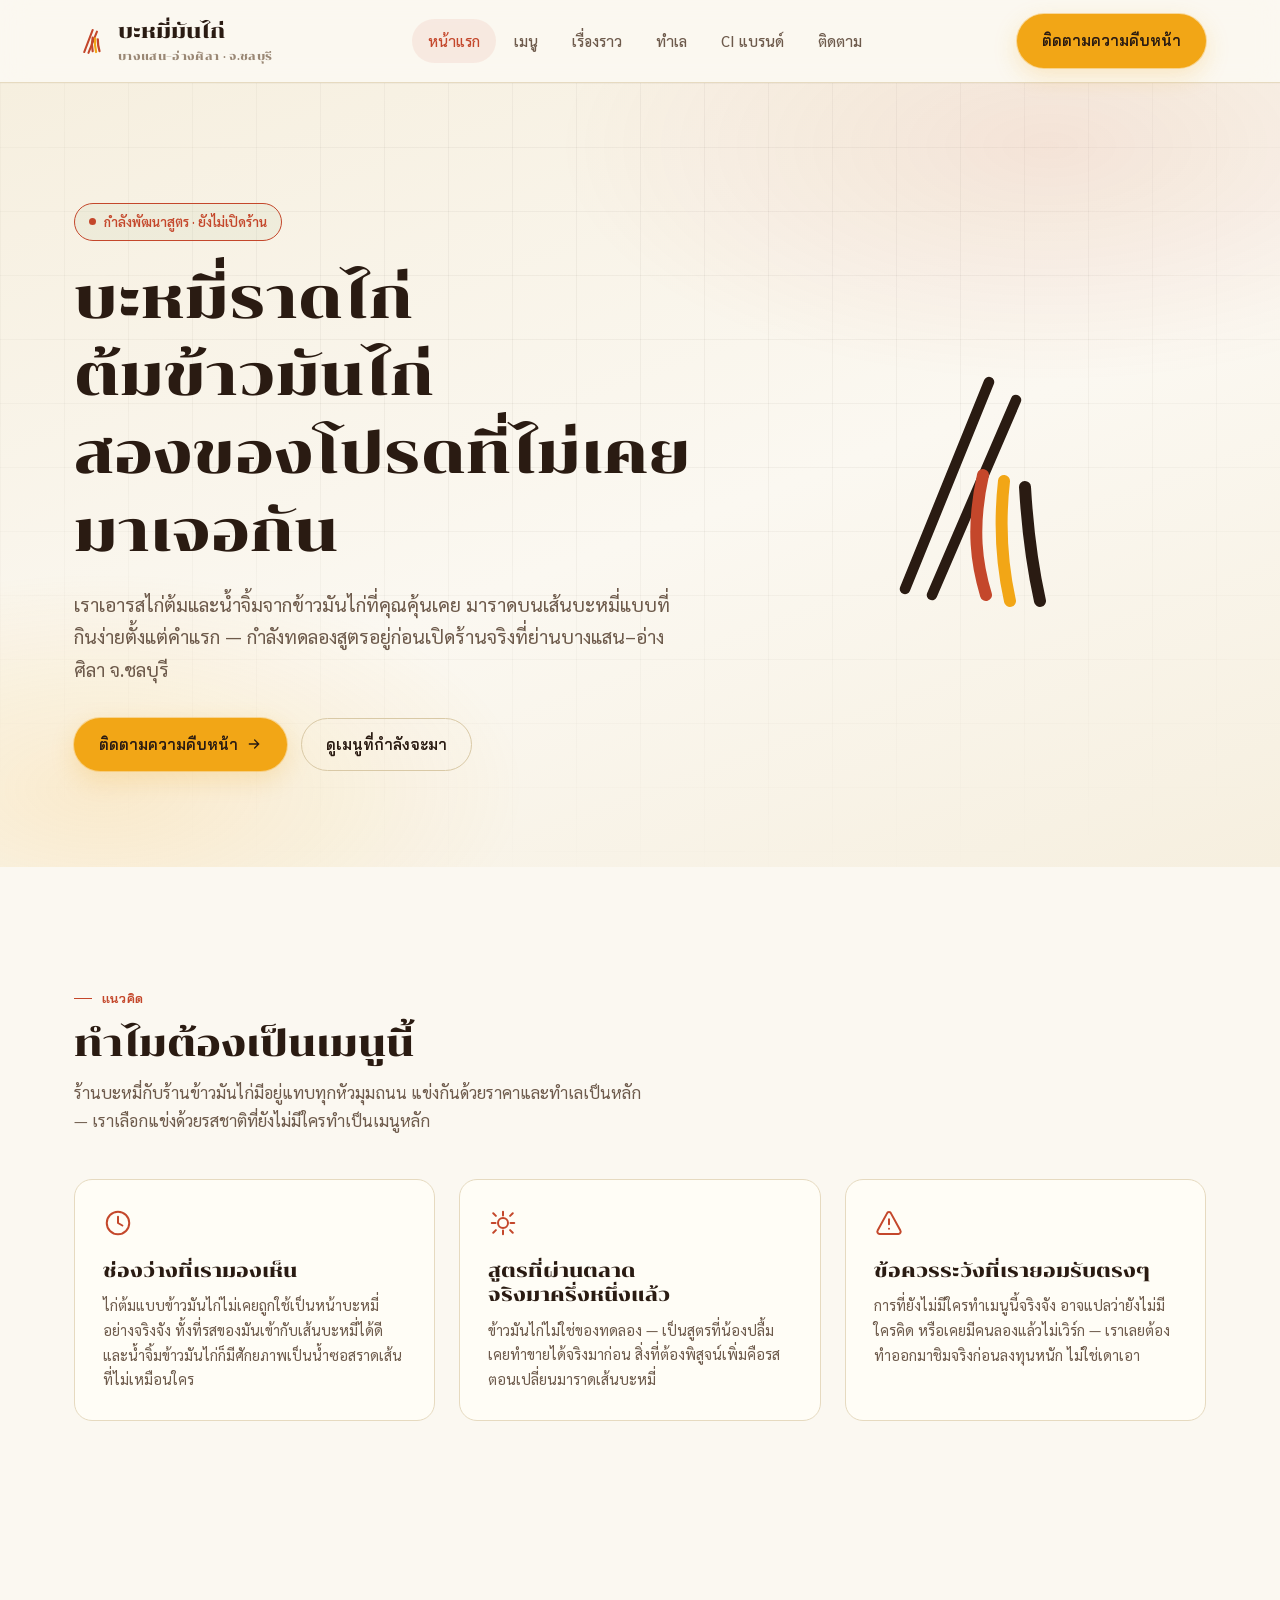
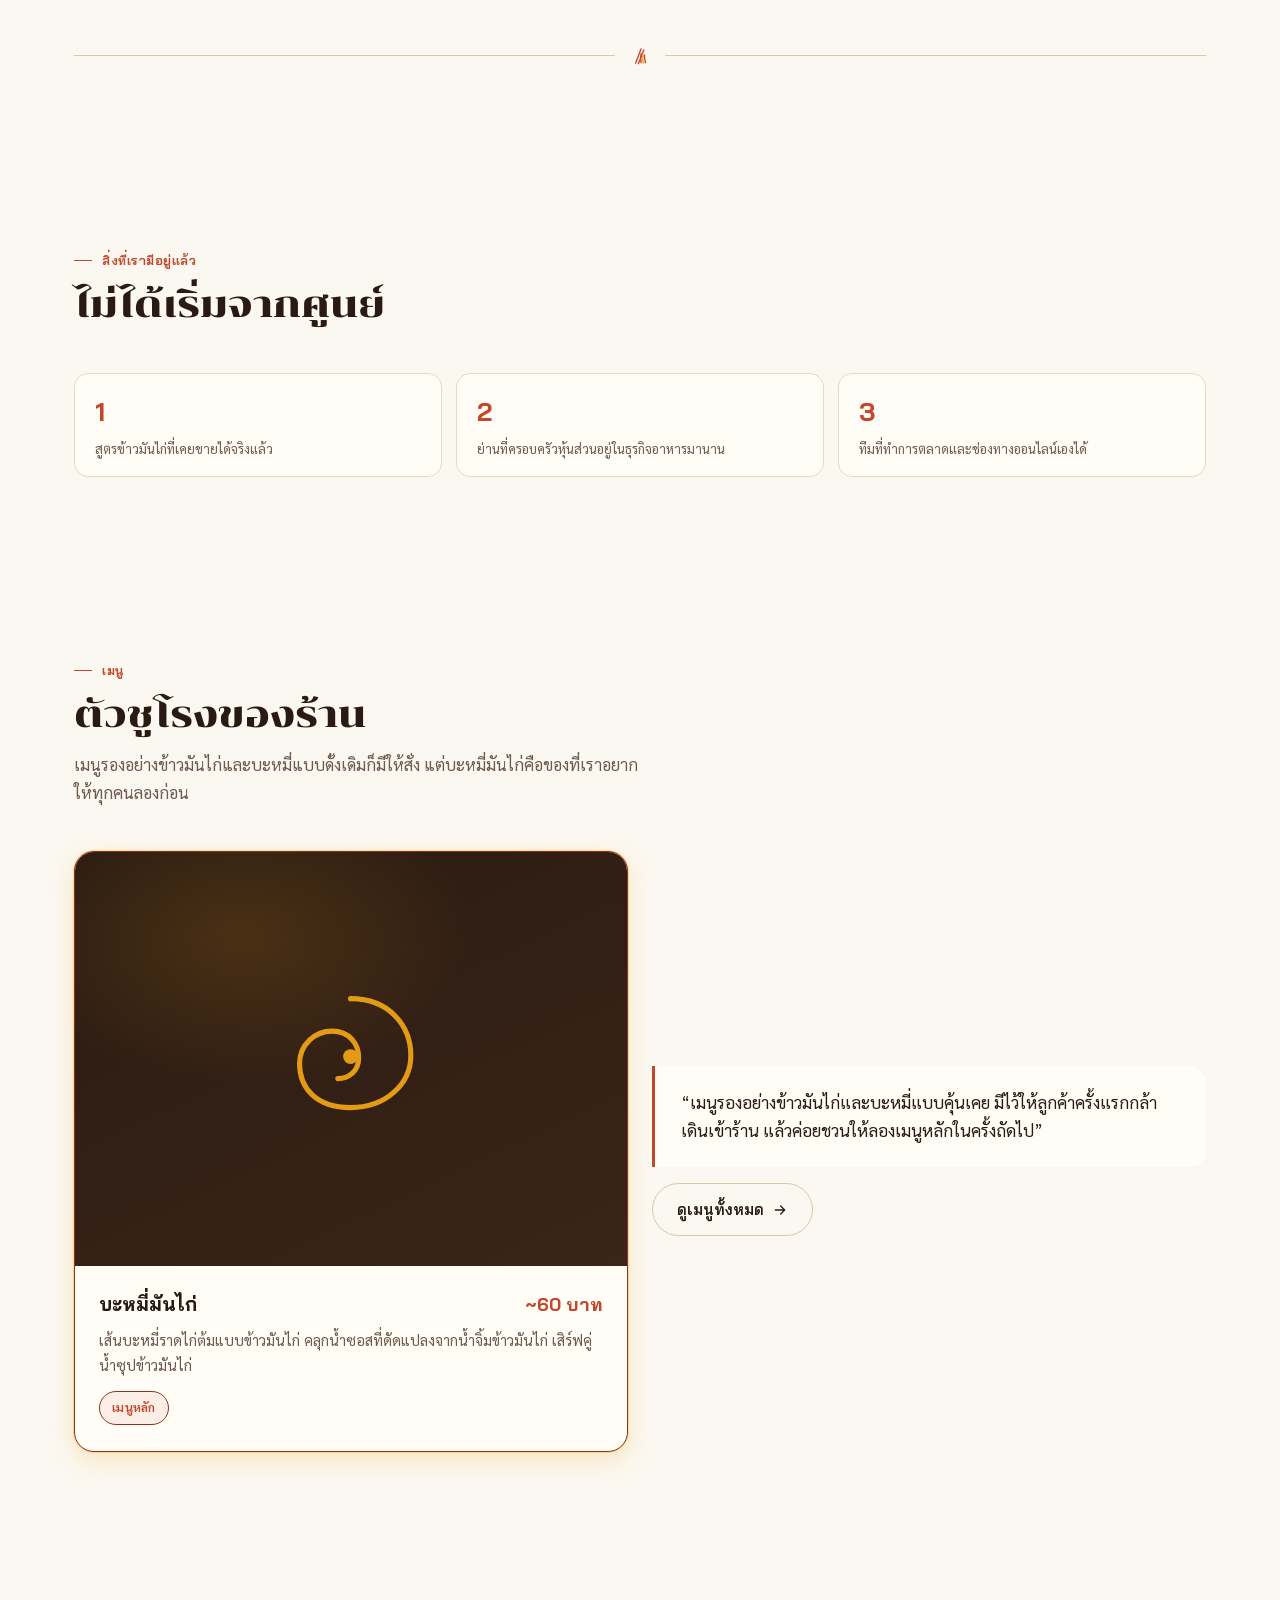
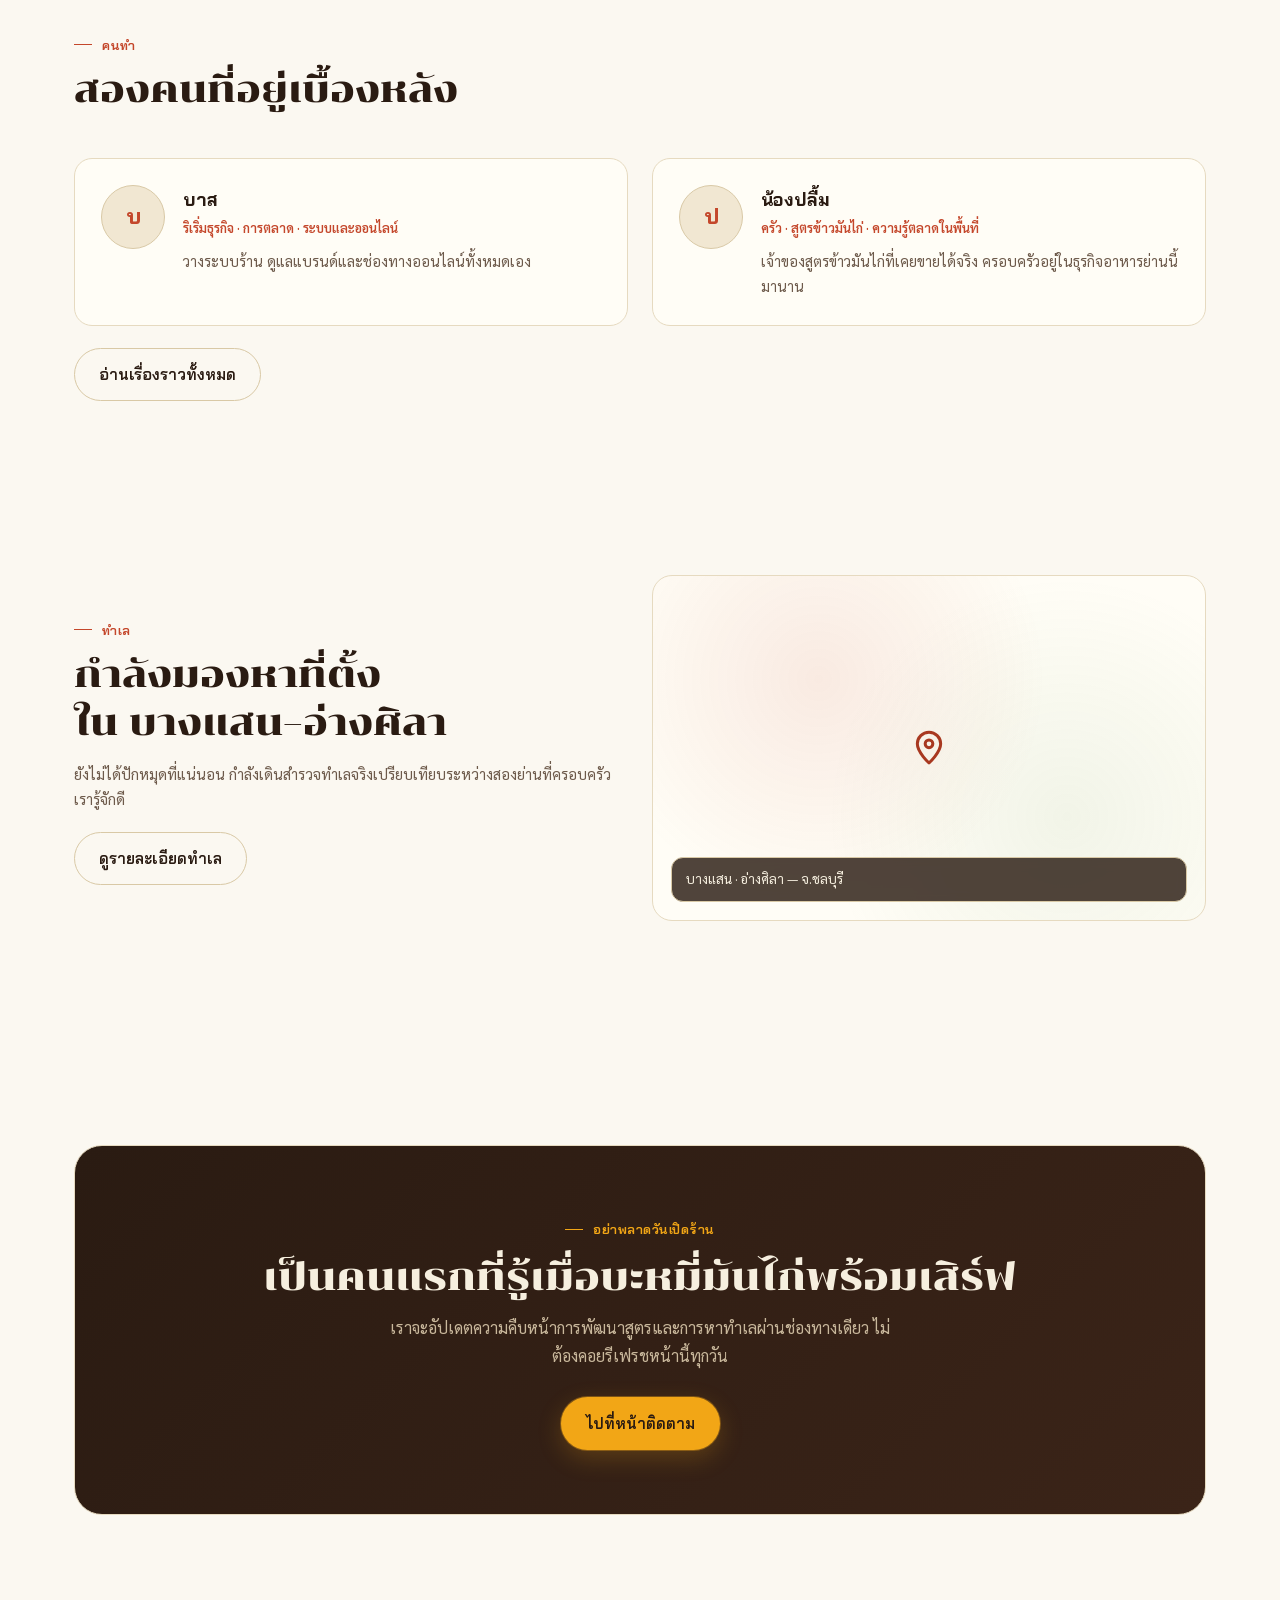
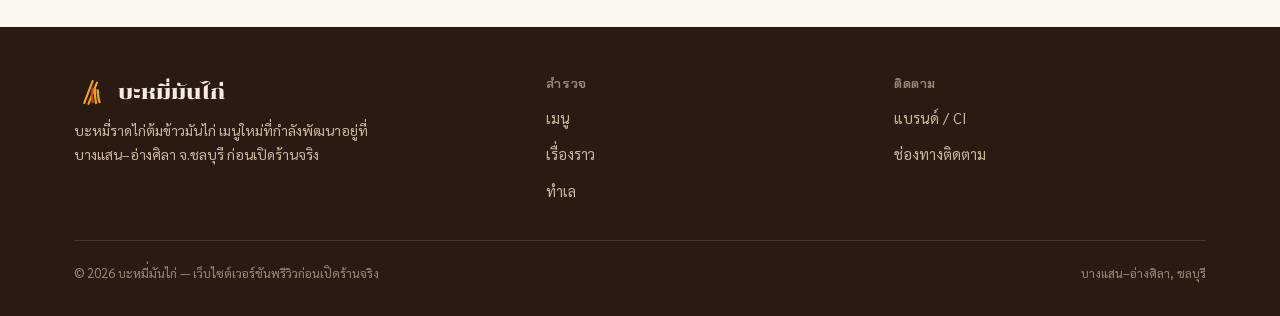
<file: index.html>
<!DOCTYPE html>
<html lang="th">
<head>
<meta charset="UTF-8">
<meta name="viewport" content="width=device-width, initial-scale=1.0">
<title>บะหมี่มันไก่ | เมนูใหม่จากบางแสน–อ่างศิลา</title>
<meta name="description" content="บะหมี่ราดไก่ต้มข้าวมันไก่ สูตรใหม่ที่กำลังพัฒนาอยู่ที่บางแสน–อ่างศิลา ชลบุรี ติดตามความคืบหน้าก่อนเปิดร้านจริง">
<meta property="og:type" content="website">
<meta property="og:title" content="บะหมี่มันไก่ เมนูใหม่จากบางแสน–อ่างศิลา">
<meta property="og:description" content="เส้นบะหมี่ราดไก่ต้มข้าวมันไก่ สูตรใหม่ที่กำลังพัฒนาอยู่ที่บางแสน–อ่างศิลา ชลบุรี">
<meta property="og:locale" content="th_TH">
<link rel="icon" type="image/svg+xml" href="assets/favicon.svg">
<link rel="preconnect" href="https://fonts.googleapis.com">
<link rel="preconnect" href="https://fonts.gstatic.com" crossorigin>
<link rel="stylesheet" href="assets/styles.css">
<script type="application/ld+json">
{
  "@context": "https://schema.org",
  "@type": "FoodEstablishment",
  "name": "บะหมี่มันไก่",
  "description": "ร้านบะหมี่มันไก่ เมนูที่นำไก่ต้มแบบข้าวมันไก่มาราดบนเส้นบะหมี่ อยู่ระหว่างพัฒนาสูตรและหาทำเลก่อนเปิดร้านจริง",
  "servesCuisine": "Thai",
  "areaServed": ["บางแสน", "อ่างศิลา", "ชลบุรี"],
  "priceRange": "฿฿"
}
</script>
</head>
<body>
<a href="#main" class="skip-link">ข้ามไปเนื้อหาหลัก</a>

<header class="site-header">
  <div class="container nav">
    <a href="index.html" class="brand">
      <svg class="logo-mark" viewBox="0 0 40 40" aria-hidden="true">
        <line x1="12" y1="33" x2="22" y2="7" stroke="currentColor" stroke-width="2.4" stroke-linecap="round"/>
        <line x1="17" y1="34" x2="27" y2="9" stroke="currentColor" stroke-width="2.4" stroke-linecap="round"/>
        <path d="M22 16 C20 24 21 28 22 32" stroke="#C4472B" stroke-width="2.6" fill="none" stroke-linecap="round"/>
        <path d="M25 17 C24 24 25 29 26 33" stroke="#F2A616" stroke-width="2.6" fill="none" stroke-linecap="round"/>
        <path d="M28 18 C28 25 29 29 30 32" stroke="currentColor" stroke-width="2.6" fill="none" stroke-linecap="round"/>
      </svg>
      <span>บะหมี่มันไก่<span class="brand-sub">บางแสน–อ่างศิลา · จ.ชลบุรี</span></span>
    </a>
    <button class="nav-toggle" aria-label="เปิดเมนู" aria-expanded="false">
      <svg viewBox="0 0 24 24" fill="none" stroke="currentColor" stroke-width="1.8" stroke-linecap="round"><path d="M4 7h16M4 12h16M4 17h16"/></svg>
    </button>
    <ul class="nav-links">
      <li><a href="index.html" aria-current="page">หน้าแรก</a></li>
      <li><a href="menu.html">เมนู</a></li>
      <li><a href="story.html">เรื่องราว</a></li>
      <li><a href="location.html">ทำเล</a></li>
      <li><a href="ci.html">CI แบรนด์</a></li>
      <li><a href="contact.html">ติดตาม</a></li>
    </ul>
    <div class="nav-cta">
      <a href="contact.html" class="btn btn-primary">ติดตามความคืบหน้า</a>
    </div>
  </div>
</header>

<main id="main">

  <!-- HERO -->
  <section class="hero">
    <div class="hero-bg" aria-hidden="true"></div>
    <div class="container hero-inner">
      <div class="hero-grid">
        <div>
          <span class="badge-status"><span class="dot"></span>กำลังพัฒนาสูตร · ยังไม่เปิดร้าน</span>
          <h1 class="reveal" style="margin-top:18px;">บะหมี่ราดไก่ต้มข้าวมันไก่<br>สองของโปรดที่ไม่เคยมาเจอกัน</h1>
          <p class="lead reveal">เราเอารสไก่ต้มและน้ำจิ้มจากข้าวมันไก่ที่คุณคุ้นเคย มาราดบนเส้นบะหมี่แบบที่กินง่ายตั้งแต่คำแรก — กำลังทดลองสูตรอยู่ก่อนเปิดร้านจริงที่ย่านบางแสน–อ่างศิลา จ.ชลบุรี</p>
          <div class="hero-actions reveal">
            <a href="contact.html" class="btn btn-primary">
              ติดตามความคืบหน้า
              <svg class="btn-icon" viewBox="0 0 24 24" fill="none" stroke="currentColor" stroke-width="2" stroke-linecap="round"><path d="M5 12h14M13 6l6 6-6 6"/></svg>
            </a>
            <a href="menu.html" class="btn btn-ghost">ดูเมนูที่กำลังจะมา</a>
          </div>
        </div>
        <div class="bowl-visual reveal" aria-hidden="true">
          <svg viewBox="0 0 200 200">
            <line x1="52" y1="168" x2="108" y2="30" stroke="#2A1B12" stroke-width="7" stroke-linecap="round"/>
            <line x1="70" y1="172" x2="126" y2="42" stroke="#2A1B12" stroke-width="7" stroke-linecap="round"/>
            <path d="M104 92 C96 128 100 152 106 172" stroke="#C4472B" stroke-width="8" fill="none" stroke-linecap="round"/>
            <path d="M118 96 C114 132 118 158 122 176" stroke="#F2A616" stroke-width="8" fill="none" stroke-linecap="round"/>
            <path d="M132 100 C134 134 138 158 142 176" stroke="#2A1B12" stroke-width="8" fill="none" stroke-linecap="round"/>
          </svg>
        </div>
      </div>
    </div>
  </section>

  <!-- WHY THIS DISH -->
  <section class="section">
    <div class="container">
      <div class="section-head reveal">
        <span class="eyebrow">แนวคิด</span>
        <h2>ทำไมต้องเป็นเมนูนี้</h2>
        <p class="lead">ร้านบะหมี่กับร้านข้าวมันไก่มีอยู่แทบทุกหัวมุมถนน แข่งกันด้วยราคาและทำเลเป็นหลัก — เราเลือกแข่งด้วยรสชาติที่ยังไม่มีใครทำเป็นเมนูหลัก</p>
      </div>
      <div class="grid-3">
        <div class="card reveal">
          <svg class="card-marker" viewBox="0 0 24 24" fill="none" stroke="currentColor" stroke-width="1.6" stroke-linecap="round" stroke-linejoin="round"><circle cx="12" cy="12" r="9"/><path d="M12 7v5l3.5 2"/></svg>
          <h3>ช่องว่างที่เรามองเห็น</h3>
          <p class="dish-desc" style="margin-top:10px;">ไก่ต้มแบบข้าวมันไก่ไม่เคยถูกใช้เป็นหน้าบะหมี่อย่างจริงจัง ทั้งที่รสของมันเข้ากับเส้นบะหมี่ได้ดี และน้ำจิ้มข้าวมันไก่ก็มีศักยภาพเป็นน้ำซอสราดเส้นที่ไม่เหมือนใคร</p>
        </div>
        <div class="card reveal">
          <svg class="card-marker" viewBox="0 0 24 24" fill="none" stroke="currentColor" stroke-width="1.6" stroke-linecap="round" stroke-linejoin="round"><path d="M12 3v3M12 18v3M4.2 4.2l2.1 2.1M17.7 17.7l2.1 2.1M3 12h3M18 12h3M4.2 19.8l2.1-2.1M17.7 6.3l2.1-2.1"/><circle cx="12" cy="12" r="4"/></svg>
          <h3>สูตรที่ผ่านตลาดจริงมาครึ่งหนึ่งแล้ว</h3>
          <p class="dish-desc" style="margin-top:10px;">ข้าวมันไก่ไม่ใช่ของทดลอง — เป็นสูตรที่น้องปลื้มเคยทำขายได้จริงมาก่อน สิ่งที่ต้องพิสูจน์เพิ่มคือรสตอนเปลี่ยนมาราดเส้นบะหมี่</p>
        </div>
        <div class="card reveal">
          <svg class="card-marker" viewBox="0 0 24 24" fill="none" stroke="currentColor" stroke-width="1.6" stroke-linecap="round" stroke-linejoin="round"><path d="M12 9v4M12 16.5h.01"/><path d="M10.3 4.5 2.9 18a1.8 1.8 0 0 0 1.6 2.7h15a1.8 1.8 0 0 0 1.6-2.7L13.7 4.5a1.8 1.8 0 0 0-3.4 0Z"/></svg>
          <h3>ข้อควรระวังที่เรายอมรับตรงๆ</h3>
          <p class="dish-desc" style="margin-top:10px;">การที่ยังไม่มีใครทำเมนูนี้จริงจัง อาจแปลว่ายังไม่มีใครคิด หรือเคยมีคนลองแล้วไม่เวิร์ก — เราเลยต้องทำออกมาชิมจริงก่อนลงทุนหนัก ไม่ใช่เดาเอา</p>
        </div>
      </div>
    </div>
  </section>

  <div class="container"><div class="divider-motif" aria-hidden="true">
    <svg viewBox="0 0 40 40"><line x1="12" y1="33" x2="22" y2="7" stroke="currentColor" stroke-width="2.4" stroke-linecap="round"/><line x1="17" y1="34" x2="27" y2="9" stroke="currentColor" stroke-width="2.4" stroke-linecap="round"/><path d="M22 16 C20 24 21 28 22 32" stroke="#C4472B" stroke-width="2.6" fill="none" stroke-linecap="round"/><path d="M25 17 C24 24 25 29 26 33" stroke="#F2A616" stroke-width="2.6" fill="none" stroke-linecap="round"/><path d="M28 18 C28 25 29 29 30 32" stroke="currentColor" stroke-width="2.6" fill="none" stroke-linecap="round"/></svg>
  </div></div>

  <!-- WHAT WE ALREADY HAVE -->
  <section class="section-tight">
    <div class="container">
      <div class="section-head reveal">
        <span class="eyebrow">สิ่งที่เรามีอยู่แล้ว</span>
        <h2>ไม่ได้เริ่มจากศูนย์</h2>
      </div>
      <div class="stat-row reveal">
        <div class="stat-chip">
          <div class="num">1</div>
          <div class="label">สูตรข้าวมันไก่ที่เคยขายได้จริงแล้ว</div>
        </div>
        <div class="stat-chip">
          <div class="num">2</div>
          <div class="label">ย่านที่ครอบครัวหุ้นส่วนอยู่ในธุรกิจอาหารมานาน</div>
        </div>
        <div class="stat-chip">
          <div class="num">3</div>
          <div class="label">ทีมที่ทำการตลาดและช่องทางออนไลน์เองได้</div>
        </div>
      </div>
    </div>
  </section>

  <!-- MENU TEASER -->
  <section class="section">
    <div class="container">
      <div class="section-head reveal">
        <span class="eyebrow">เมนู</span>
        <h2>ตัวชูโรงของร้าน</h2>
        <p class="lead">เมนูรองอย่างข้าวมันไก่และบะหมี่แบบดั้งเดิมก็มีให้สั่ง แต่บะหมี่มันไก่คือของที่เราอยากให้ทุกคนลองก่อน</p>
      </div>
      <div class="grid-2 reveal" style="align-items:stretch;">
        <div class="dish-card dish-flagship">
          <div class="dish-media">
            <svg viewBox="0 0 100 100" fill="none" stroke="currentColor" stroke-width="2.2" stroke-linecap="round">
              <path d="M50 24c17 0 26 12 26 24.5S65 71 50 71s-22-8.5-22-19c0-8 6.5-14 14-14s11.5 5.5 11.5 11.5-4.5 9-9 9"/>
              <circle cx="50" cy="49" r="3.2" fill="currentColor" stroke="none"/>
            </svg>
          </div>
          <div class="dish-body">
            <div class="dish-top">
              <span class="dish-name">บะหมี่มันไก่</span>
              <span class="dish-price">~60 บาท</span>
            </div>
            <p class="dish-desc">เส้นบะหมี่ราดไก่ต้มแบบข้าวมันไก่ คลุกน้ำซอสที่ดัดแปลงจากน้ำจิ้มข้าวมันไก่ เสิร์ฟคู่น้ำซุปข้าวมันไก่</p>
            <span class="tag tag-gold" style="margin-top:14px;">เมนูหลัก</span>
          </div>
        </div>
        <div style="display:flex; flex-direction:column; gap:16px; justify-content:center;">
          <div class="callout">
            <p>“เมนูรองอย่างข้าวมันไก่และบะหมี่แบบคุ้นเคย มีไว้ให้ลูกค้าครั้งแรกกล้าเดินเข้าร้าน แล้วค่อยชวนให้ลองเมนูหลักในครั้งถัดไป”</p>
          </div>
          <a href="menu.html" class="btn btn-ghost" style="align-self:flex-start;">
            ดูเมนูทั้งหมด
            <svg class="btn-icon" viewBox="0 0 24 24" fill="none" stroke="currentColor" stroke-width="2" stroke-linecap="round"><path d="M5 12h14M13 6l6 6-6 6"/></svg>
          </a>
        </div>
      </div>
    </div>
  </section>

  <!-- FOUNDERS TEASER -->
  <section class="section-tight">
    <div class="container">
      <div class="section-head reveal">
        <span class="eyebrow">คนทำ</span>
        <h2>สองคนที่อยู่เบื้องหลัง</h2>
      </div>
      <div class="grid-2 reveal">
        <div class="founder-card">
          <div class="founder-avatar">บ</div>
          <div>
            <div class="founder-name">บาส</div>
            <div class="founder-role">ริเริ่มธุรกิจ · การตลาด · ระบบและออนไลน์</div>
            <p class="founder-bio">วางระบบร้าน ดูแลแบรนด์และช่องทางออนไลน์ทั้งหมดเอง</p>
          </div>
        </div>
        <div class="founder-card">
          <div class="founder-avatar">ป</div>
          <div>
            <div class="founder-name">น้องปลื้ม</div>
            <div class="founder-role">ครัว · สูตรข้าวมันไก่ · ความรู้ตลาดในพื้นที่</div>
            <p class="founder-bio">เจ้าของสูตรข้าวมันไก่ที่เคยขายได้จริง ครอบครัวอยู่ในธุรกิจอาหารย่านนี้มานาน</p>
          </div>
        </div>
      </div>
      <div style="margin-top:22px;">
        <a href="story.html" class="btn btn-ghost">อ่านเรื่องราวทั้งหมด</a>
      </div>
    </div>
  </section>

  <!-- LOCATION TEASER -->
  <section class="section">
    <div class="container">
      <div class="grid-2" style="align-items:center;">
        <div class="reveal">
          <span class="eyebrow">ทำเล</span>
          <h2 style="margin-top:10px; font-size:clamp(1.6rem,3.2vw,2.3rem);">กำลังมองหาที่ตั้งใน บางแสน–อ่างศิลา</h2>
          <p class="dish-desc" style="margin-top:14px; font-size:15px;">ยังไม่ได้ปักหมุดที่แน่นอน กำลังเดินสำรวจทำเลจริงเปรียบเทียบระหว่างสองย่านที่ครอบครัวเรารู้จักดี</p>
          <a href="location.html" class="btn btn-ghost" style="margin-top:20px; display:inline-flex;">ดูรายละเอียดทำเล</a>
        </div>
        <div class="map-card reveal">
          <svg class="pin" viewBox="0 0 24 24" fill="none" stroke="currentColor" stroke-width="1.8" stroke-linecap="round" stroke-linejoin="round"><path d="M12 21s-7-6.4-7-11.5A7 7 0 0 1 19 9.5C19 14.6 12 21 12 21Z"/><circle cx="12" cy="9.5" r="2.3"/></svg>
          <div class="pin-label">บางแสน · อ่างศิลา — จ.ชลบุรี</div>
        </div>
      </div>
    </div>
  </section>

  <!-- CTA BAND -->
  <section class="section">
    <div class="container">
      <div class="cta-band reveal">
        <span class="eyebrow" style="justify-content:center;">อย่าพลาดวันเปิดร้าน</span>
        <h2 style="margin-top:12px;">เป็นคนแรกที่รู้เมื่อบะหมี่มันไก่พร้อมเสิร์ฟ</h2>
        <p>เราจะอัปเดตความคืบหน้าการพัฒนาสูตรและการหาทำเลผ่านช่องทางเดียว ไม่ต้องคอยรีเฟรชหน้านี้ทุกวัน</p>
        <div class="hero-actions">
          <a href="contact.html" class="btn btn-primary">ไปที่หน้าติดตาม</a>
        </div>
      </div>
    </div>
  </section>

</main>

<footer class="site-footer">
  <div class="container">
    <div class="footer-grid">
      <div class="footer-brand">
        <a href="index.html" class="brand">
          <svg class="logo-mark" viewBox="0 0 40 40" aria-hidden="true"><line x1="12" y1="33" x2="22" y2="7" stroke="currentColor" stroke-width="2.4" stroke-linecap="round"/><line x1="17" y1="34" x2="27" y2="9" stroke="currentColor" stroke-width="2.4" stroke-linecap="round"/><path d="M22 16 C20 24 21 28 22 32" stroke="#C4472B" stroke-width="2.6" fill="none" stroke-linecap="round"/><path d="M25 17 C24 24 25 29 26 33" stroke="#F2A616" stroke-width="2.6" fill="none" stroke-linecap="round"/><path d="M28 18 C28 25 29 29 30 32" stroke="currentColor" stroke-width="2.6" fill="none" stroke-linecap="round"/></svg>
          <span>บะหมี่มันไก่</span>
        </a>
        <p class="footer-desc">บะหมี่ราดไก่ต้มข้าวมันไก่ เมนูใหม่ที่กำลังพัฒนาอยู่ที่บางแสน–อ่างศิลา จ.ชลบุรี ก่อนเปิดร้านจริง</p>
      </div>
      <div class="footer-col">
        <h4>สำรวจ</h4>
        <ul>
          <li><a href="menu.html">เมนู</a></li>
          <li><a href="story.html">เรื่องราว</a></li>
          <li><a href="location.html">ทำเล</a></li>
        </ul>
      </div>
      <div class="footer-col">
        <h4>ติดตาม</h4>
        <ul>
          <li><a href="ci.html">แบรนด์ / CI</a></li>
          <li><a href="contact.html">ช่องทางติดตาม</a></li>
        </ul>
      </div>
    </div>
    <div class="footer-bottom">
      <span>© 2026 บะหมี่มันไก่ — เว็บไซต์เวอร์ชันพรีวิวก่อนเปิดร้านจริง</span>
      <span>บางแสน–อ่างศิลา, ชลบุรี</span>
    </div>
  </div>
</footer>

<script src="assets/main.js"></script>
</body>
</html>
</file>
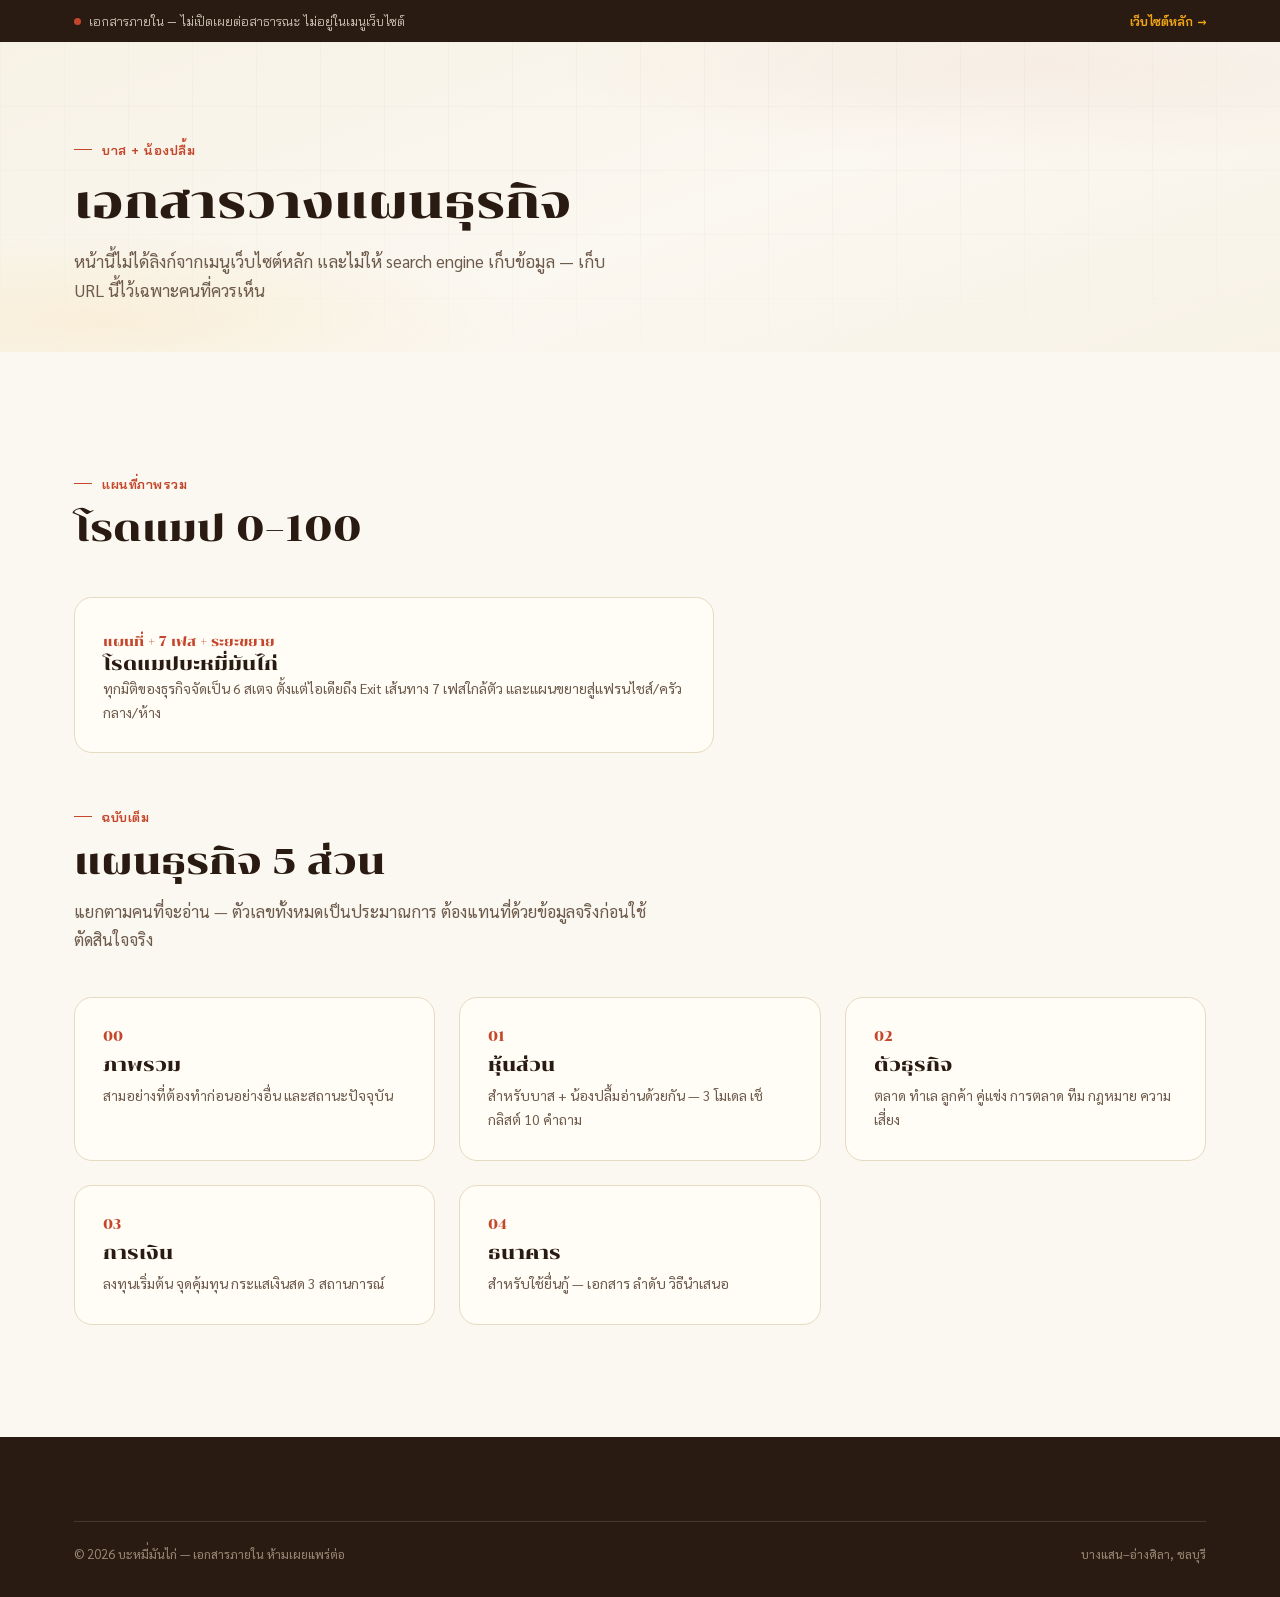
<file: internal/index.html>
<!DOCTYPE html>
<html lang="th">
<head>
<meta charset="UTF-8">
<meta name="viewport" content="width=device-width, initial-scale=1.0">
<meta name="robots" content="noindex, nofollow">
<title>เอกสารภายใน | บะหมี่มันไก่</title>
<meta name="description" content="เอกสารวางแผนภายใน ไม่เปิดเผยต่อสาธารณะ">
<link rel="icon" type="image/svg+xml" href="../assets/favicon.svg">
<link rel="preconnect" href="https://fonts.googleapis.com">
<link rel="preconnect" href="https://fonts.gstatic.com" crossorigin>
<link rel="stylesheet" href="../assets/styles.css">
<link rel="stylesheet" href="../assets/internal.css">
</head>
<body>
<div class="internal-bar">
  <div class="container">
    <span class="ib-label"><span class="ib-dot"></span>เอกสารภายใน — ไม่เปิดเผยต่อสาธารณะ ไม่อยู่ในเมนูเว็บไซต์</span>
    <a href="../index.html">เว็บไซต์หลัก →</a>
  </div>
</div>

<section class="page-header">
  <div class="hero-bg" aria-hidden="true" style="opacity:.6;"></div>
  <div class="container hero-inner">
    <span class="eyebrow">บาส + น้องปลื้ม</span>
    <h1 style="margin-top:10px;">เอกสารวางแผนธุรกิจ</h1>
    <p class="lead">หน้านี้ไม่ได้ลิงก์จากเมนูเว็บไซต์หลัก และไม่ให้ search engine เก็บข้อมูล — เก็บ URL นี้ไว้เฉพาะคนที่ควรเห็น</p>
  </div>
</section>

<main>
  <section class="section">
    <div class="container">

      <div class="section-head">
        <span class="eyebrow">แผนที่ภาพรวม</span>
        <h2>โรดแมป 0–100</h2>
      </div>
      <a href="roadmap.html" class="card doc-index-card" style="display:block; margin-bottom:44px; max-width:640px;">
        <span class="doc-num">แผนที่ + 7 เฟส + ระยะขยาย</span>
        <h3>โรดแมปบะหมี่มันไก่</h3>
        <p>ทุกมิติของธุรกิจจัดเป็น 6 สเตจ ตั้งแต่ไอเดียถึง Exit เส้นทาง 7 เฟสใกล้ตัว และแผนขยายสู่แฟรนไชส์/ครัวกลาง/ห้าง</p>
      </a>

      <div class="section-head">
        <span class="eyebrow">ฉบับเต็ม</span>
        <h2>แผนธุรกิจ 5 ส่วน</h2>
        <p class="lead">แยกตามคนที่จะอ่าน — ตัวเลขทั้งหมดเป็นประมาณการ ต้องแทนที่ด้วยข้อมูลจริงก่อนใช้ตัดสินใจจริง</p>
      </div>
      <div class="grid-3">
        <a href="plan-overview.html" class="card doc-index-card">
          <span class="doc-num">00</span>
          <h3>ภาพรวม</h3>
          <p>สามอย่างที่ต้องทำก่อนอย่างอื่น และสถานะปัจจุบัน</p>
        </a>
        <a href="plan-partnership.html" class="card doc-index-card">
          <span class="doc-num">01</span>
          <h3>หุ้นส่วน</h3>
          <p>สำหรับบาส + น้องปลื้มอ่านด้วยกัน — 3 โมเดล เช็กลิสต์ 10 คำถาม</p>
        </a>
        <a href="plan-business.html" class="card doc-index-card">
          <span class="doc-num">02</span>
          <h3>ตัวธุรกิจ</h3>
          <p>ตลาด ทำเล ลูกค้า คู่แข่ง การตลาด ทีม กฎหมาย ความเสี่ยง</p>
        </a>
        <a href="plan-financials.html" class="card doc-index-card">
          <span class="doc-num">03</span>
          <h3>การเงิน</h3>
          <p>ลงทุนเริ่มต้น จุดคุ้มทุน กระแสเงินสด 3 สถานการณ์</p>
        </a>
        <a href="plan-bank-loan.html" class="card doc-index-card">
          <span class="doc-num">04</span>
          <h3>ธนาคาร</h3>
          <p>สำหรับใช้ยื่นกู้ — เอกสาร ลำดับ วิธีนำเสนอ</p>
        </a>
      </div>

    </div>
  </section>
</main>

<footer class="site-footer">
  <div class="container">
    <div class="footer-bottom">
      <span>© 2026 บะหมี่มันไก่ — เอกสารภายใน ห้ามเผยแพร่ต่อ</span>
      <span>บางแสน–อ่างศิลา, ชลบุรี</span>
    </div>
  </div>
</footer>
</body>
</html>
</file>
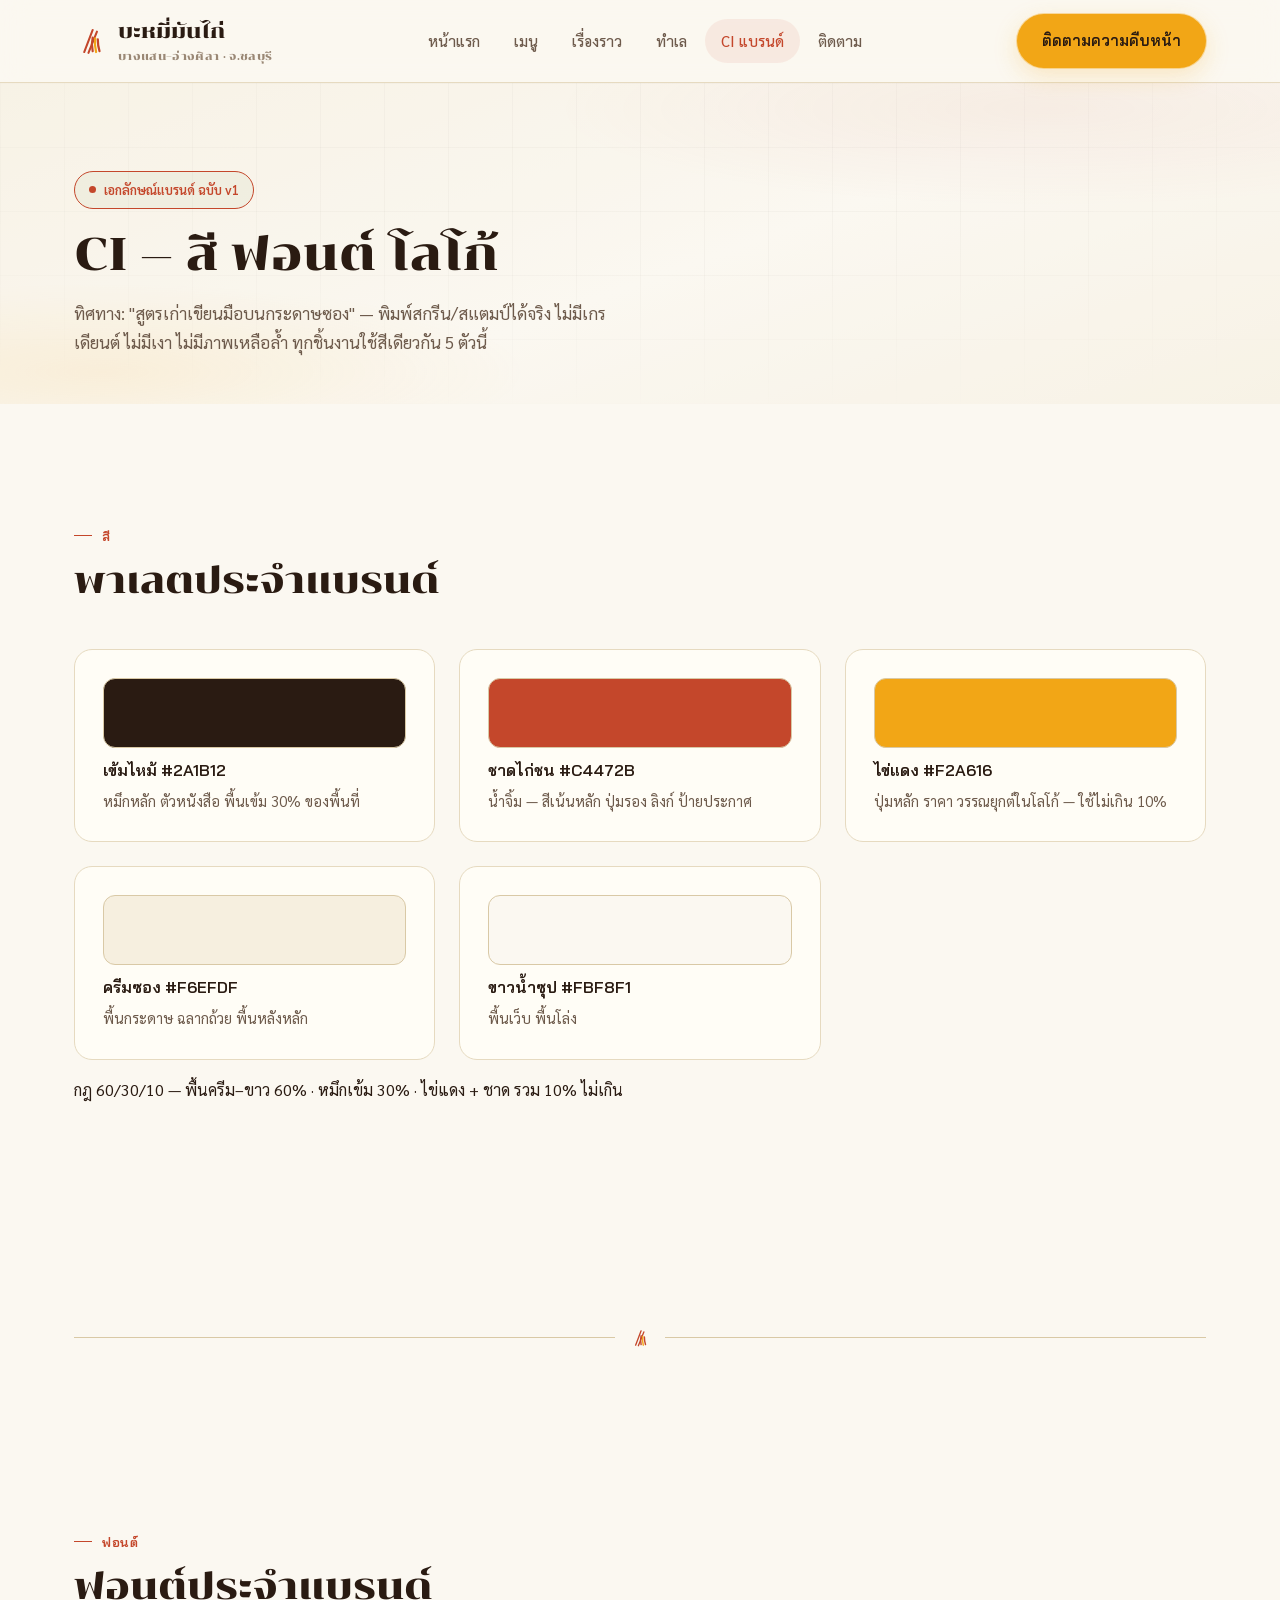
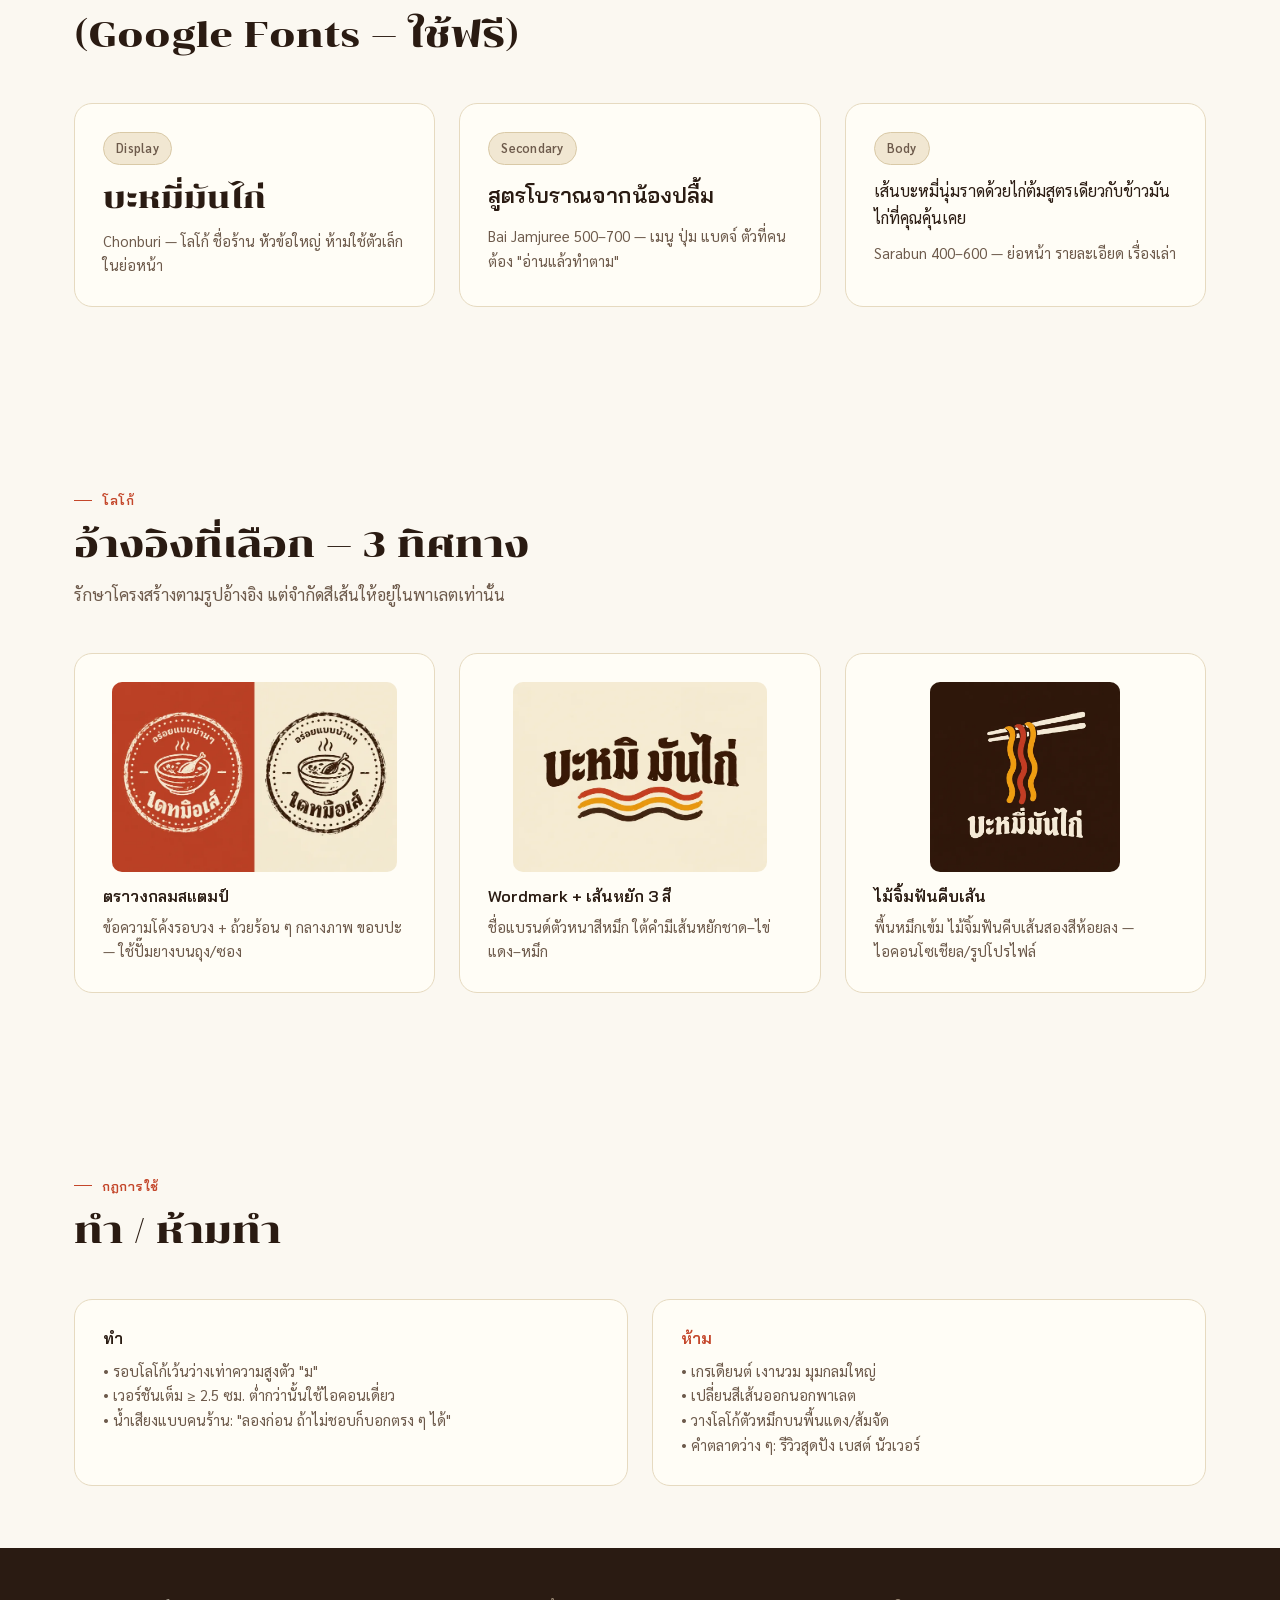
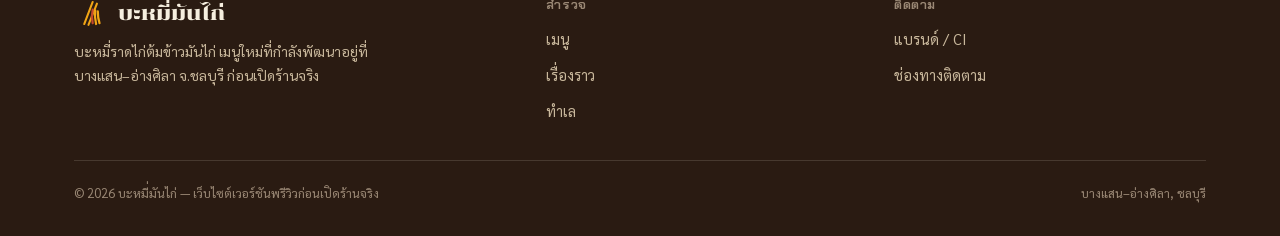
<file: ci.html>
<!DOCTYPE html>
<html lang="th">
<head>
<meta charset="UTF-8">
<meta name="viewport" content="width=device-width, initial-scale=1.0">
<title>CI แบรนด์ | บะหมี่มันไก่ — เอกลักษณ์ สี ฟอนต์ โลโก้</title>
<meta name="description" content="เอกลักษณ์แบรนด์บะหมี่มันไก่ — พาเลตสี ฟอนต์ โลโก้ และกฎการใช้ CI ฉบับพรีวิว">
<meta property="og:title" content="CI แบรนด์ | บะหมี่มันไก่">
<meta property="og:description" content="พาเลตสี ฟอนต์ โลโก้ และกฎการใช้ CI ฉบับพรีวิว">
<meta property="og:locale" content="th_TH">
<link rel="icon" type="image/svg+xml" href="assets/favicon.svg">
<link rel="preconnect" href="https://fonts.googleapis.com">
<link rel="preconnect" href="https://fonts.gstatic.com" crossorigin>
<link rel="stylesheet" href="assets/styles.css">
</head>
<body><a href="#main" class="skip-link">ข้ามไปเนื้อหาหลัก</a>
<header class="site-header">
  <div class="container nav">
    <a href="index.html" class="brand"><svg class="logo-mark" viewBox="0 0 40 40" aria-hidden="true">
        <line x1="12" y1="33" x2="22" y2="7" stroke="currentColor" stroke-width="2.4" stroke-linecap="round"/>
        <line x1="17" y1="34" x2="27" y2="9" stroke="currentColor" stroke-width="2.4" stroke-linecap="round"/>
        <path d="M22 16 C20 24 21 28 22 32" stroke="#C4472B" stroke-width="2.6" fill="none" stroke-linecap="round"/>
        <path d="M25 17 C24 24 25 29 26 33" stroke="#F2A616" stroke-width="2.6" fill="none" stroke-linecap="round"/>
        <path d="M28 18 C28 25 29 29 30 32" stroke="currentColor" stroke-width="2.6" fill="none" stroke-linecap="round"/>
      </svg>
      <span>บะหมี่มันไก่<span class="brand-sub">บางแสน–อ่างศิลา · จ.ชลบุรี</span></span>
    </a>
    <button class="nav-toggle" aria-label="เปิดเมนู" aria-expanded="false">
      <svg viewBox="0 0 24 24" fill="none" stroke="currentColor" stroke-width="1.8" stroke-linecap="round"><path d="M4 7h16M4 12h16M4 17h16"/></svg>
    </button>
    <ul class="nav-links">
      <li><a href="index.html">หน้าแรก</a></li>
      <li><a href="menu.html">เมนู</a></li>
      <li><a href="story.html">เรื่องราว</a></li>
      <li><a href="location.html">ทำเล</a></li>
      <li><a href="ci.html" aria-current="page">CI แบรนด์</a></li>
      <li><a href="contact.html">ติดตาม</a></li>
    </ul>
    <div class="nav-cta"><a href="contact.html" class="btn btn-primary">ติดตามความคืบหน้า</a></div>
  </div>
</header>
<main id="main">
  <section class="page-header">
    <div class="hero-bg" aria-hidden="true" style="opacity:.6;"></div>
    <div class="container hero-inner">
      <span class="badge-status reveal"><span class="dot"></span>เอกลักษณ์แบรนด์ ฉบับ v1</span>
      <h1 class="reveal" style="margin-top:14px;">CI — สี ฟอนต์ โลโก้</h1>
      <p class="lead reveal">ทิศทาง: "สูตรเก่าเขียนมือบนกระดาษซอง" — พิมพ์สกรีน/สแตมป์ได้จริง ไม่มีเกรเดียนต์ ไม่มีเงา ไม่มีภาพเหลือล้ำ ทุกชิ้นงานใช้สีเดียวกัน 5 ตัวนี้</p>
    </div>
  </section>
  <section class="section">
    <div class="container">
      <div class="section-head reveal"><span class="eyebrow">สี</span><h2>พาเลตประจำแบรนด์</h2></div>
      <div class="grid-3 reveal" style="margin-top:8px;">
        <div class="card"><div style="height:70px;border-radius:12px;background:#2A1B12;border:1px solid var(--border);margin-bottom:12px;"></div><h3 style="font-family:'Bai Jamjuree';font-weight:600;font-size:16px;">เข้มไหม้ #2A1B12</h3><p class="dish-desc">หมึกหลัก ตัวหนังสือ พื้นเข้ม 30% ของพื้นที่</p></div>
        <div class="card"><div style="height:70px;border-radius:12px;background:#C4472B;border:1px solid var(--border);margin-bottom:12px;"></div><h3 style="font-family:'Bai Jamjuree';font-weight:600;font-size:16px;">ชาดไก่ชน #C4472B</h3><p class="dish-desc">น้ำจิ้ม — สีเน้นหลัก ปุ่มรอง ลิงก์ ป้ายประกาศ</p></div>
        <div class="card"><div style="height:70px;border-radius:12px;background:#F2A616;border:1px solid var(--border);margin-bottom:12px;"></div><h3 style="font-family:'Bai Jamjuree';font-weight:600;font-size:16px;">ไข่แดง #F2A616</h3><p class="dish-desc">ปุ่มหลัก ราคา วรรณยุกต์ในโลโก้ — ใช้ไม่เกิน 10%</p></div>
        <div class="card"><div style="height:70px;border-radius:12px;background:#F6EFDF;border:1px solid var(--border);margin-bottom:12px;"></div><h3 style="font-family:'Bai Jamjuree';font-weight:600;font-size:16px;">ครีมซอง #F6EFDF</h3><p class="dish-desc">พื้นกระดาษ ฉลากถ้วย พื้นหลังหลัก</p></div>
        <div class="card"><div style="height:70px;border-radius:12px;background:#FBF8F1;border:1px solid var(--border);margin-bottom:12px;"></div><h3 style="font-family:'Bai Jamjuree';font-weight:600;font-size:16px;">ขาวน้ำซุป #FBF8F1</h3><p class="dish-desc">พื้นเว็บ พื้นโล่ง</p></div>
      </div>
      <p class="lead reveal" style="margin-top:16px;">กฎ 60/30/10 — พื้นครีม–ขาว 60% · หมึกเข้ม 30% · ไข่แดง + ชาด รวม 10% ไม่เกิน</p>
    </div>
  </section>
  <div class="container"><div class="divider-motif" aria-hidden="true">
    <svg viewBox="0 0 40 40"><line x1="12" y1="33" x2="22" y2="7" stroke="currentColor" stroke-width="2.4" stroke-linecap="round"/><line x1="17" y1="34" x2="27" y2="9" stroke="currentColor" stroke-width="2.4" stroke-linecap="round"/><path d="M22 16 C20 24 21 28 22 32" stroke="#C4472B" stroke-width="2.6" fill="none" stroke-linecap="round"/><path d="M25 17 C24 24 25 29 26 33" stroke="#F2A616" stroke-width="2.6" fill="none" stroke-linecap="round"/><path d="M28 18 C28 25 29 29 30 32" stroke="currentColor" stroke-width="2.6" fill="none" stroke-linecap="round"/></svg>
  </div></div>
  <section class="section-tight">
    <div class="container">
      <div class="section-head reveal"><span class="eyebrow">ฟอนต์</span><h2>ฟอนต์ประจำแบรนด์ (Google Fonts — ใช้ฟรี)</h2></div>
      <div class="grid-3 reveal">
        <div class="card"><span class="tag" style="margin-bottom:12px;">Display</span><div style="font-family:'Chonburi',serif;font-size:30px;line-height:1.4;">บะหมี่มันไก่</div><p class="dish-desc" style="margin-top:10px;">Chonburi — โลโก้ ชื่อร้าน หัวข้อใหญ่ ห้ามใช้ตัวเล็กในย่อหน้า</p></div>
        <div class="card"><span class="tag" style="margin-bottom:12px;">Secondary</span><div style="font-family:'Bai Jamjuree';font-weight:600;font-size:22px;">สูตรโบราณจากน้องปลื้ม</div><p class="dish-desc" style="margin-top:10px;">Bai Jamjuree 500–700 — เมนู ปุ่ม แบดจ์ ตัวที่คนต้อง "อ่านแล้วทำตาม"</p></div>
        <div class="card"><span class="tag" style="margin-bottom:12px;">Body</span><div style="font-family:'Sarabun';font-size:16px;">เส้นบะหมี่นุ่มราดด้วยไก่ต้มสูตรเดียวกับข้าวมันไก่ที่คุณคุ้นเคย</div><p class="dish-desc" style="margin-top:10px;">Sarabun 400–600 — ย่อหน้า รายละเอียด เรื่องเล่า</p></div>
      </div>
    </div>
  </section>
  <section class="section">
    <div class="container">
      <div class="section-head reveal"><span class="eyebrow">โลโก้</span><h2>อ้างอิงที่เลือก — 3 ทิศทาง</h2><p class="lead">รักษาโครงสร้างตามรูปอ้างอิง แต่จำกัดสีเส้นให้อยู่ในพาเลตเท่านั้น</p></div>
      <div class="grid-3 reveal">
        <div class="card"><div style="display:flex;justify-content:center;"><img src="[data-uri]" alt="ตราวงกลมสไตล์สแตมป์" style="max-height:190px;border-radius:10px;"></div><h3 style="font-family:'Bai Jamjuree';font-weight:600;font-size:16px;margin-top:14px;">ตราวงกลมสแตมป์</h3><p class="dish-desc">ข้อความโค้งรอบวง + ถ้วยร้อน ๆ กลางภาพ ขอบปะ — ใช้ปั๊มยางบนถุง/ซอง</p></div>
        <div class="card"><div style="display:flex;justify-content:center;"><img src="[data-uri]" alt="Wordmark เส้นหยัก 3 สี" style="max-height:190px;border-radius:10px;"></div><h3 style="font-family:'Bai Jamjuree';font-weight:600;font-size:16px;margin-top:14px;">Wordmark + เส้นหยัก 3 สี</h3><p class="dish-desc">ชื่อแบรนด์ตัวหนาสีหมึก ใต้คำมีเส้นหยักชาด–ไข่แดง–หมึก</p></div>
        <div class="card"><div style="display:flex;justify-content:center;"><img src="[data-uri]" alt="ไม้จิ้มฟันคีบเส้น" style="max-height:190px;border-radius:10px;"></div><h3 style="font-family:'Bai Jamjuree';font-weight:600;font-size:16px;margin-top:14px;">ไม้จิ้มฟันคีบเส้น</h3><p class="dish-desc">พื้นหมึกเข้ม ไม้จิ้มฟันคีบเส้นสองสีห้อยลง — ไอคอนโซเชียล/รูปโปรไฟล์</p></div>
      </div>
    </div>
  </section>
  <section class="section-tight">
    <div class="container">
      <div class="section-head reveal"><span class="eyebrow">กฎการใช้</span><h2>ทำ / ห้ามทำ</h2></div>
      <div class="grid-2 reveal">
        <div class="card"><h3 style="font-family:'Bai Jamjuree';font-weight:600;font-size:16px;">ทำ</h3><p class="dish-desc" style="margin-top:10px;">• รอบโลโก้เว้นว่างเท่าความสูงตัว "ม"<br>• เวอร์ชันเต็ม ≥ 2.5 ซม. ต่ำกว่านั้นใช้ไอคอนเดี่ยว<br>• น้ำเสียงแบบคนร้าน: "ลองก่อน ถ้าไม่ชอบก็บอกตรง ๆ ได้"</p></div>
        <div class="card"><h3 style="font-family:'Bai Jamjuree';font-weight:600;font-size:16px;color:var(--gold);">ห้าม</h3><p class="dish-desc" style="margin-top:10px;">• เกรเดียนต์ เงานวม มุมกลมใหญ่<br>• เปลี่ยนสีเส้นออกนอกพาเลต<br>• วางโลโก้ตัวหมึกบนพื้นแดง/ส้มจัด<br>• คำตลาดว่าง ๆ: รีวิวสุดปัง เบสต์ นัวเวอร์</p></div>
      </div>
    </div>
  </section>
</main>
<footer class="site-footer">
  <div class="container">
    <div class="footer-grid">
      <div class="footer-brand">
        <a href="index.html" class="brand"><svg class="logo-mark" viewBox="0 0 40 40" aria-hidden="true"><line x1="12" y1="33" x2="22" y2="7" stroke="currentColor" stroke-width="2.4" stroke-linecap="round"/><line x1="17" y1="34" x2="27" y2="9" stroke="currentColor" stroke-width="2.4" stroke-linecap="round"/><path d="M22 16 C20 24 21 28 22 32" stroke="#C4472B" stroke-width="2.6" fill="none" stroke-linecap="round"/><path d="M25 17 C24 24 25 29 26 33" stroke="#F2A616" stroke-width="2.6" fill="none" stroke-linecap="round"/><path d="M28 18 C28 25 29 29 30 32" stroke="currentColor" stroke-width="2.6" fill="none" stroke-linecap="round"/></svg>
          <span>บะหมี่มันไก่</span></a>
        <p class="footer-desc">บะหมี่ราดไก่ต้มข้าวมันไก่ เมนูใหม่ที่กำลังพัฒนาอยู่ที่บางแสน–อ่างศิลา จ.ชลบุรี ก่อนเปิดร้านจริง</p>
      </div>
      <div class="footer-col"><h4>สำรวจ</h4><ul><li><a href="menu.html">เมนู</a></li><li><a href="story.html">เรื่องราว</a></li><li><a href="location.html">ทำเล</a></li></ul></div>
      <div class="footer-col"><h4>ติดตาม</h4><ul><li><a href="ci.html">แบรนด์ / CI</a></li><li><a href="contact.html">ช่องทางติดตาม</a></li></ul></div>
    </div>
    <div class="footer-bottom">
      <span>© 2026 บะหมี่มันไก่ — เว็บไซต์เวอร์ชันพรีวิวก่อนเปิดร้านจริง</span>
      <span>บางแสน–อ่างศิลา, ชลบุรี</span>
    </div>
  </div>
</footer>
<script src="assets/main.js"></script>
</body>
</html>
</file>
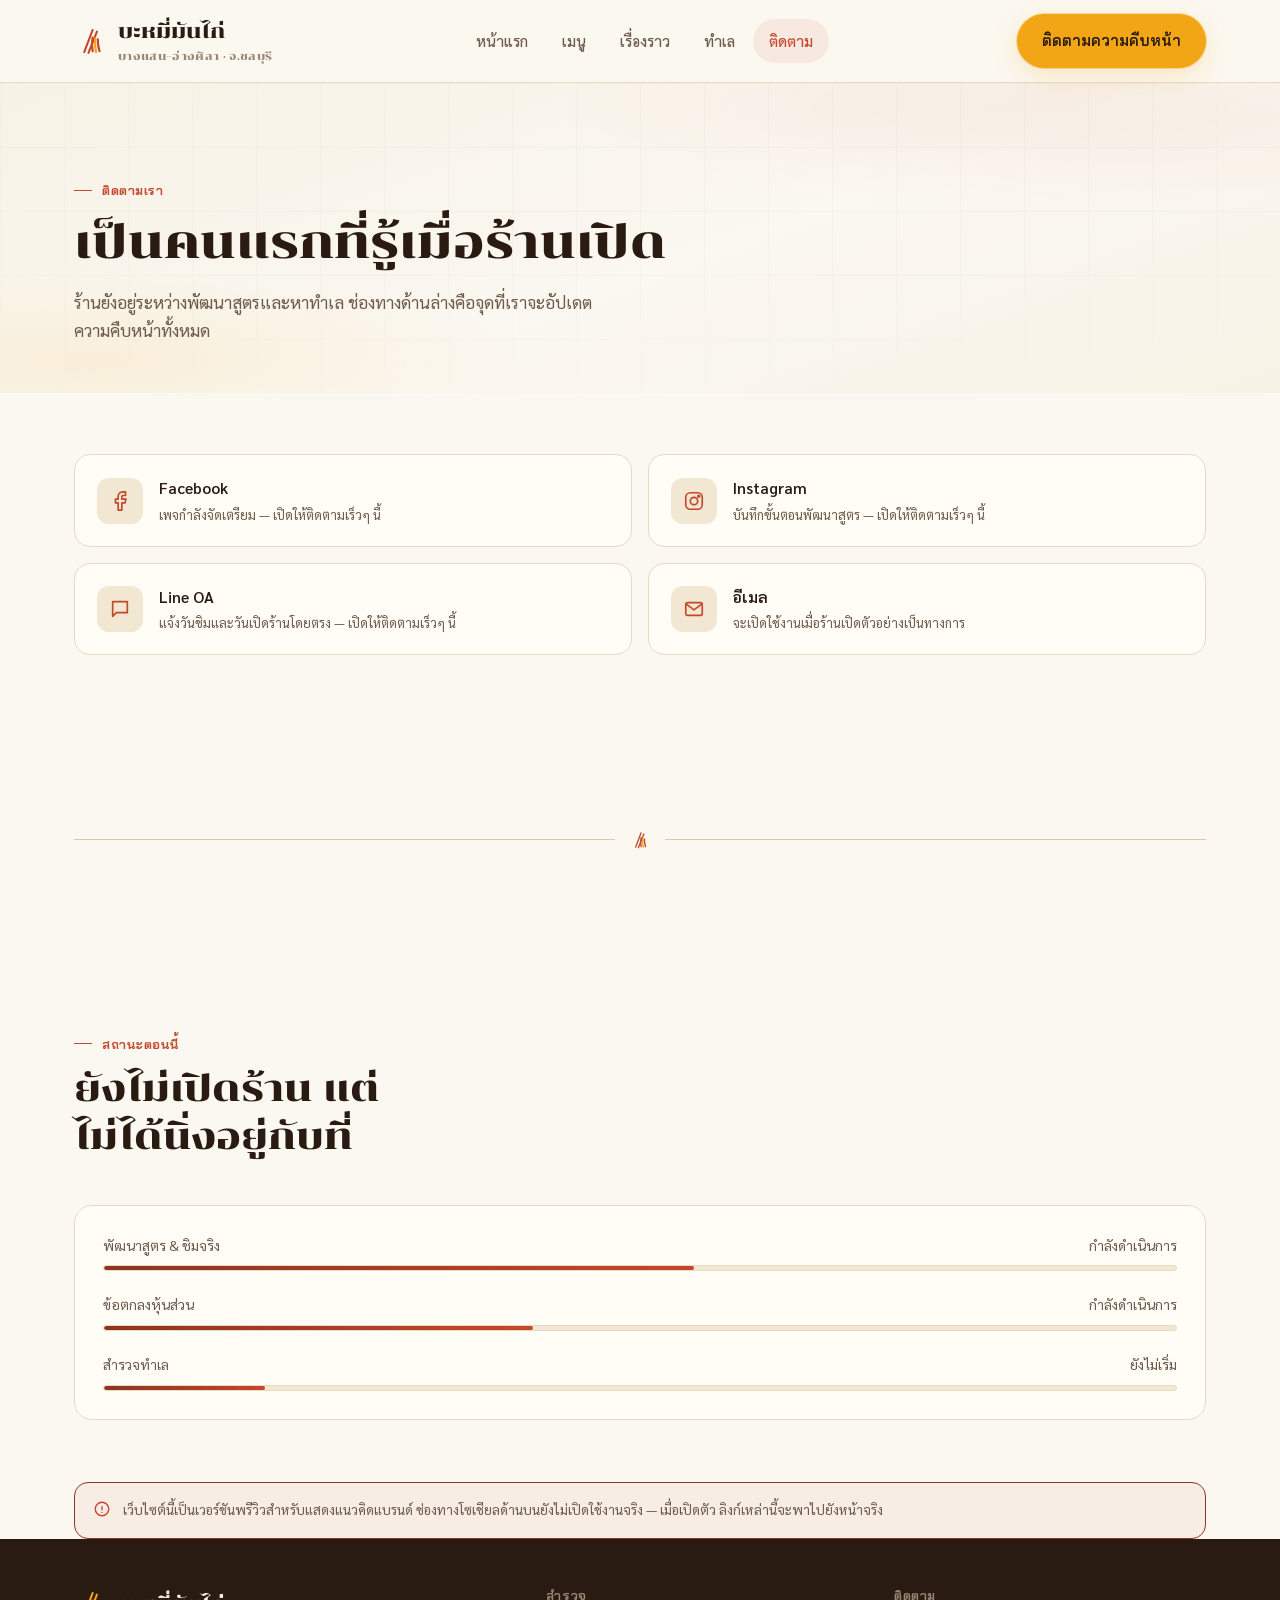
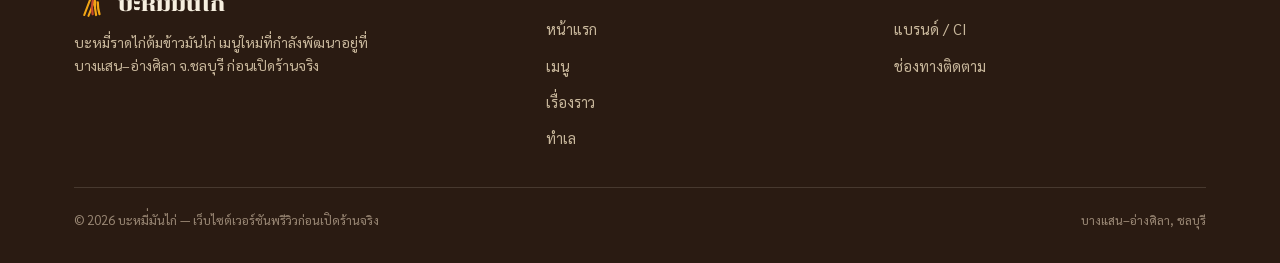
<file: contact.html>
<!DOCTYPE html>
<html lang="th">
<head>
<meta charset="UTF-8">
<meta name="viewport" content="width=device-width, initial-scale=1.0">
<title>ติดตาม | บะหมี่มันไก่</title>
<meta name="description" content="ติดตามความคืบหน้าของร้านบะหมี่มันไก่ ก่อนเปิดตัวบะหมี่มันไก่ที่บางแสน–อ่างศิลา จ.ชลบุรี">
<meta property="og:type" content="website">
<meta property="og:title" content="ติดตาม | บะหมี่มันไก่">
<meta property="og:description" content="เป็นคนแรกที่รู้เมื่อร้านเปิด">
<meta property="og:locale" content="th_TH">
<link rel="icon" type="image/svg+xml" href="assets/favicon.svg">
<link rel="preconnect" href="https://fonts.googleapis.com">
<link rel="preconnect" href="https://fonts.gstatic.com" crossorigin>
<link rel="stylesheet" href="assets/styles.css">
</head>
<body>
<a href="#main" class="skip-link">ข้ามไปเนื้อหาหลัก</a>

<header class="site-header">
  <div class="container nav">
    <a href="index.html" class="brand">
      <svg class="logo-mark" viewBox="0 0 40 40" aria-hidden="true"><line x1="12" y1="33" x2="22" y2="7" stroke="currentColor" stroke-width="2.4" stroke-linecap="round"/><line x1="17" y1="34" x2="27" y2="9" stroke="currentColor" stroke-width="2.4" stroke-linecap="round"/><path d="M22 16 C20 24 21 28 22 32" stroke="#C4472B" stroke-width="2.6" fill="none" stroke-linecap="round"/><path d="M25 17 C24 24 25 29 26 33" stroke="#F2A616" stroke-width="2.6" fill="none" stroke-linecap="round"/><path d="M28 18 C28 25 29 29 30 32" stroke="currentColor" stroke-width="2.6" fill="none" stroke-linecap="round"/></svg>
      <span>บะหมี่มันไก่<span class="brand-sub">บางแสน–อ่างศิลา · จ.ชลบุรี</span></span>
    </a>
    <button class="nav-toggle" aria-label="เปิดเมนู" aria-expanded="false">
      <svg viewBox="0 0 24 24" fill="none" stroke="currentColor" stroke-width="1.8" stroke-linecap="round"><path d="M4 7h16M4 12h16M4 17h16"/></svg>
    </button>
    <ul class="nav-links">
      <li><a href="index.html">หน้าแรก</a></li>
      <li><a href="menu.html">เมนู</a></li>
      <li><a href="story.html">เรื่องราว</a></li>
      <li><a href="location.html">ทำเล</a></li>
      <li><a href="contact.html" aria-current="page">ติดตาม</a></li>
    </ul>
    <div class="nav-cta">
      <a href="contact.html" class="btn btn-primary">ติดตามความคืบหน้า</a>
    </div>
  </div>
</header>

<main id="main">

  <section class="page-header">
    <div class="hero-bg" aria-hidden="true" style="opacity:.6;"></div>
    <div class="container hero-inner">
      <span class="eyebrow reveal">ติดตามเรา</span>
      <h1 class="reveal" style="margin-top:10px;">เป็นคนแรกที่รู้เมื่อร้านเปิด</h1>
      <p class="lead reveal">ร้านยังอยู่ระหว่างพัฒนาสูตรและหาทำเล ช่องทางด้านล่างคือจุดที่เราจะอัปเดตความคืบหน้าทั้งหมด</p>
    </div>
  </section>

  <section class="section-tight">
    <div class="container">
      <div class="grid-2 reveal" style="gap:16px;">
        <div class="channel-card">
          <div class="channel-icon">
            <svg viewBox="0 0 24 24" fill="none" stroke="currentColor" stroke-width="1.8" stroke-linecap="round" stroke-linejoin="round"><path d="M18 2h-3a5 5 0 0 0-5 5v3H7v4h3v8h4v-8h3.5l1-4H14V7a1 1 0 0 1 1-1h3Z"/></svg>
          </div>
          <div>
            <div class="channel-name">Facebook</div>
            <div class="channel-sub">เพจกำลังจัดเตรียม — เปิดให้ติดตามเร็วๆ นี้</div>
          </div>
        </div>
        <div class="channel-card">
          <div class="channel-icon">
            <svg viewBox="0 0 24 24" fill="none" stroke="currentColor" stroke-width="1.8" stroke-linecap="round" stroke-linejoin="round"><rect x="3" y="3" width="18" height="18" rx="5"/><circle cx="12" cy="12" r="4"/><circle cx="17.2" cy="6.8" r="1"/></svg>
          </div>
          <div>
            <div class="channel-name">Instagram</div>
            <div class="channel-sub">บันทึกขั้นตอนพัฒนาสูตร — เปิดให้ติดตามเร็วๆ นี้</div>
          </div>
        </div>
        <div class="channel-card">
          <div class="channel-icon">
            <svg viewBox="0 0 24 24" fill="none" stroke="currentColor" stroke-width="1.8" stroke-linecap="round" stroke-linejoin="round"><path d="M4 4h16v12H8l-4 4Z"/></svg>
          </div>
          <div>
            <div class="channel-name">Line OA</div>
            <div class="channel-sub">แจ้งวันชิมและวันเปิดร้านโดยตรง — เปิดให้ติดตามเร็วๆ นี้</div>
          </div>
        </div>
        <div class="channel-card">
          <div class="channel-icon">
            <svg viewBox="0 0 24 24" fill="none" stroke="currentColor" stroke-width="1.8" stroke-linecap="round" stroke-linejoin="round"><rect x="3" y="5" width="18" height="14" rx="2"/><path d="m4 7 8 6 8-6"/></svg>
          </div>
          <div>
            <div class="channel-name">อีเมล</div>
            <div class="channel-sub">จะเปิดใช้งานเมื่อร้านเปิดตัวอย่างเป็นทางการ</div>
          </div>
        </div>
      </div>
    </div>
  </section>

  <div class="container"><div class="divider-motif" aria-hidden="true">
    <svg viewBox="0 0 40 40"><line x1="12" y1="33" x2="22" y2="7" stroke="currentColor" stroke-width="2.4" stroke-linecap="round"/><line x1="17" y1="34" x2="27" y2="9" stroke="currentColor" stroke-width="2.4" stroke-linecap="round"/><path d="M22 16 C20 24 21 28 22 32" stroke="#C4472B" stroke-width="2.6" fill="none" stroke-linecap="round"/><path d="M25 17 C24 24 25 29 26 33" stroke="#F2A616" stroke-width="2.6" fill="none" stroke-linecap="round"/><path d="M28 18 C28 25 29 29 30 32" stroke="currentColor" stroke-width="2.6" fill="none" stroke-linecap="round"/></svg>
  </div></div>

  <!-- STATUS -->
  <section class="section-tight">
    <div class="container">
      <div class="section-head reveal">
        <span class="eyebrow">สถานะตอนนี้</span>
        <h2>ยังไม่เปิดร้าน แต่ไม่ได้นิ่งอยู่กับที่</h2>
      </div>
      <div class="card reveal" style="display:flex; flex-direction:column; gap:22px;">
        <div>
          <div style="display:flex; justify-content:space-between; font-size:14px; color:var(--text-muted); margin-bottom:8px;">
            <span>พัฒนาสูตร &amp; ชิมจริง</span><span>กำลังดำเนินการ</span>
          </div>
          <div class="progress-bar"><span style="width:55%"></span></div>
        </div>
        <div>
          <div style="display:flex; justify-content:space-between; font-size:14px; color:var(--text-muted); margin-bottom:8px;">
            <span>ข้อตกลงหุ้นส่วน</span><span>กำลังดำเนินการ</span>
          </div>
          <div class="progress-bar"><span style="width:40%"></span></div>
        </div>
        <div>
          <div style="display:flex; justify-content:space-between; font-size:14px; color:var(--text-muted); margin-bottom:8px;">
            <span>สำรวจทำเล</span><span>ยังไม่เริ่ม</span>
          </div>
          <div class="progress-bar"><span style="width:15%"></span></div>
        </div>
      </div>
    </div>
  </section>

  <div class="container">
    <div class="notice reveal">
      <svg viewBox="0 0 24 24" fill="none" stroke="currentColor" stroke-width="1.8" stroke-linecap="round" stroke-linejoin="round"><path d="M12 9v4M12 16.5h.01"/><circle cx="12" cy="12" r="9"/></svg>
      <span>เว็บไซต์นี้เป็นเวอร์ชันพรีวิวสำหรับแสดงแนวคิดแบรนด์ ช่องทางโซเชียลด้านบนยังไม่เปิดใช้งานจริง — เมื่อเปิดตัว ลิงก์เหล่านี้จะพาไปยังหน้าจริง</span>
    </div>
  </div>

</main>

<footer class="site-footer">
  <div class="container">
    <div class="footer-grid">
      <div class="footer-brand">
        <a href="index.html" class="brand">
          <svg class="logo-mark" viewBox="0 0 40 40" aria-hidden="true"><line x1="12" y1="33" x2="22" y2="7" stroke="currentColor" stroke-width="2.4" stroke-linecap="round"/><line x1="17" y1="34" x2="27" y2="9" stroke="currentColor" stroke-width="2.4" stroke-linecap="round"/><path d="M22 16 C20 24 21 28 22 32" stroke="#C4472B" stroke-width="2.6" fill="none" stroke-linecap="round"/><path d="M25 17 C24 24 25 29 26 33" stroke="#F2A616" stroke-width="2.6" fill="none" stroke-linecap="round"/><path d="M28 18 C28 25 29 29 30 32" stroke="currentColor" stroke-width="2.6" fill="none" stroke-linecap="round"/></svg>
          <span>บะหมี่มันไก่</span>
        </a>
        <p class="footer-desc">บะหมี่ราดไก่ต้มข้าวมันไก่ เมนูใหม่ที่กำลังพัฒนาอยู่ที่บางแสน–อ่างศิลา จ.ชลบุรี ก่อนเปิดร้านจริง</p>
      </div>
      <div class="footer-col">
        <h4>สำรวจ</h4>
        <ul>
          <li><a href="index.html">หน้าแรก</a></li>
          <li><a href="menu.html">เมนู</a></li>
          <li><a href="story.html">เรื่องราว</a></li>
          <li><a href="location.html">ทำเล</a></li>
        </ul>
      </div>
      <div class="footer-col">
        <h4>ติดตาม</h4>
        <ul>
          <li><a href="ci.html">แบรนด์ / CI</a></li>
          <li><a href="contact.html">ช่องทางติดตาม</a></li>
        </ul>
      </div>
    </div>
    <div class="footer-bottom">
      <span>© 2026 บะหมี่มันไก่ — เว็บไซต์เวอร์ชันพรีวิวก่อนเปิดร้านจริง</span>
      <span>บางแสน–อ่างศิลา, ชลบุรี</span>
    </div>
  </div>
</footer>

<script src="assets/main.js"></script>
</body>
</html>
</file>
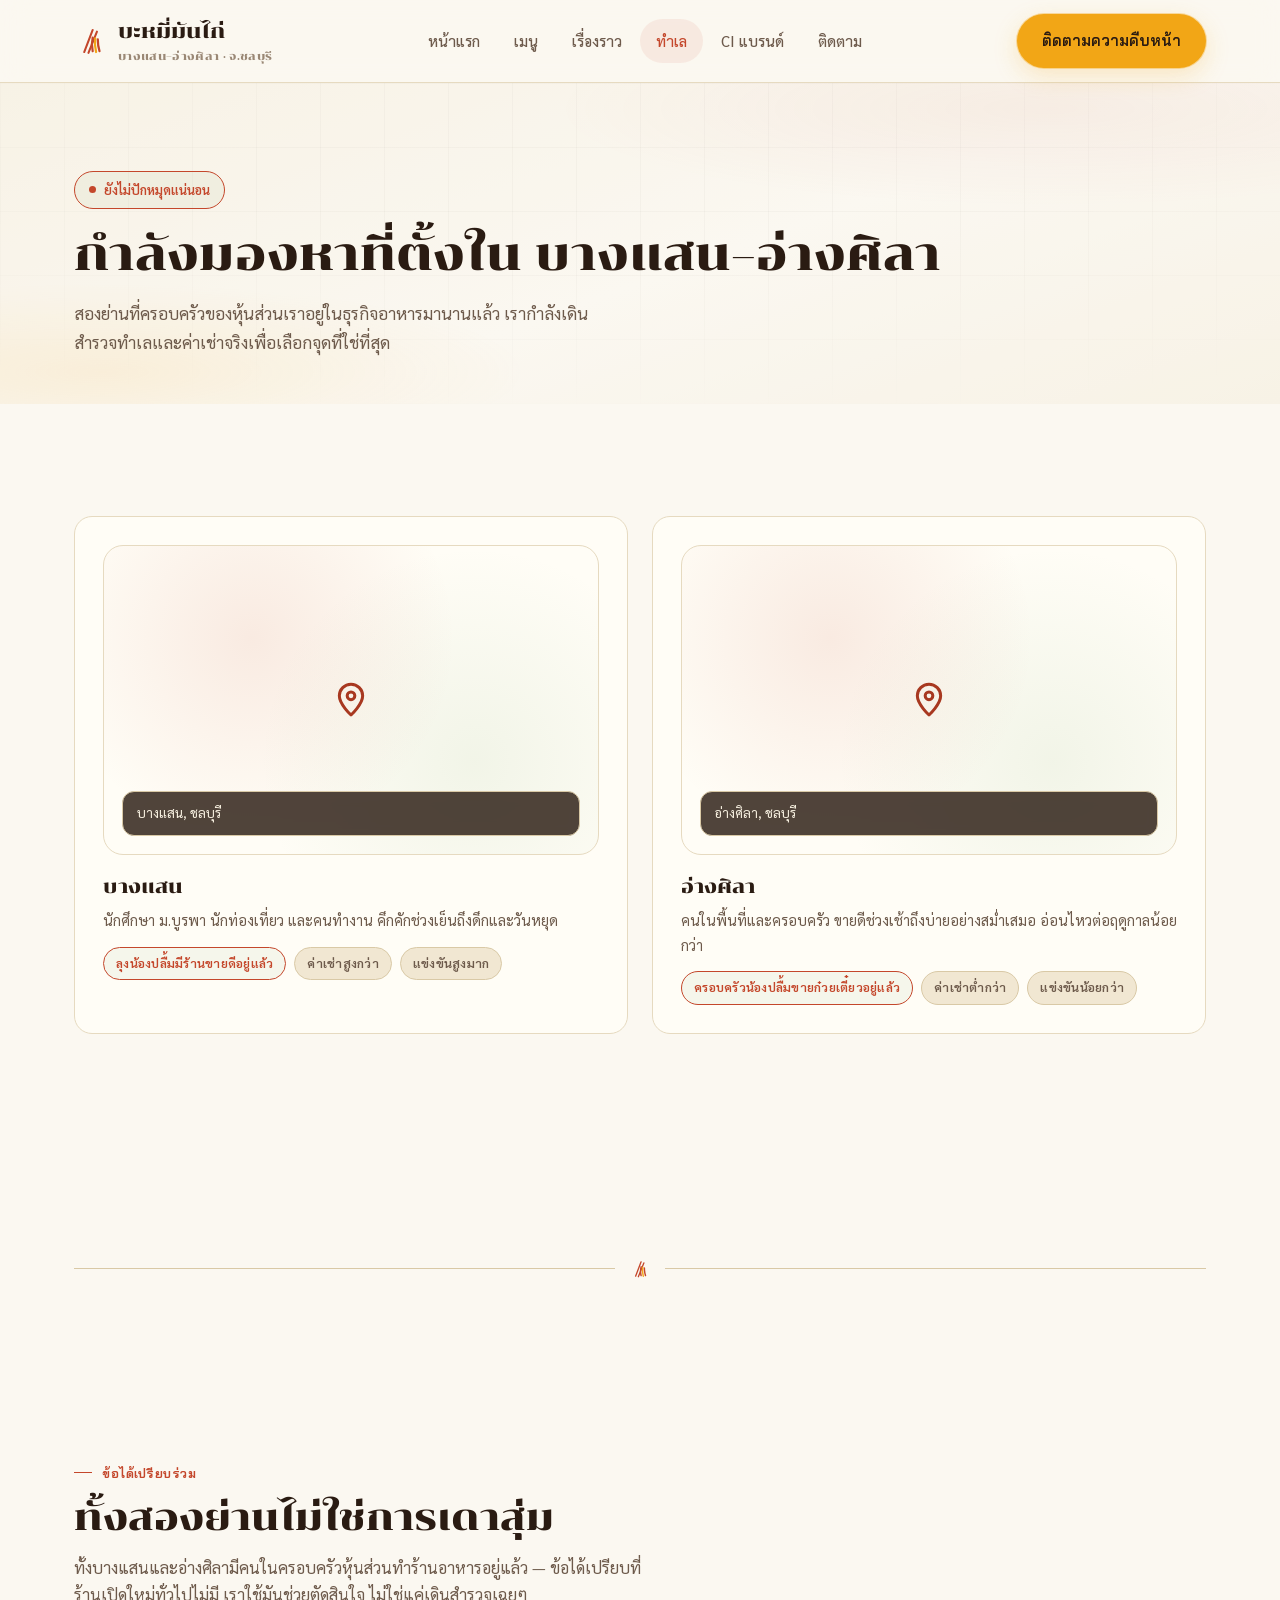
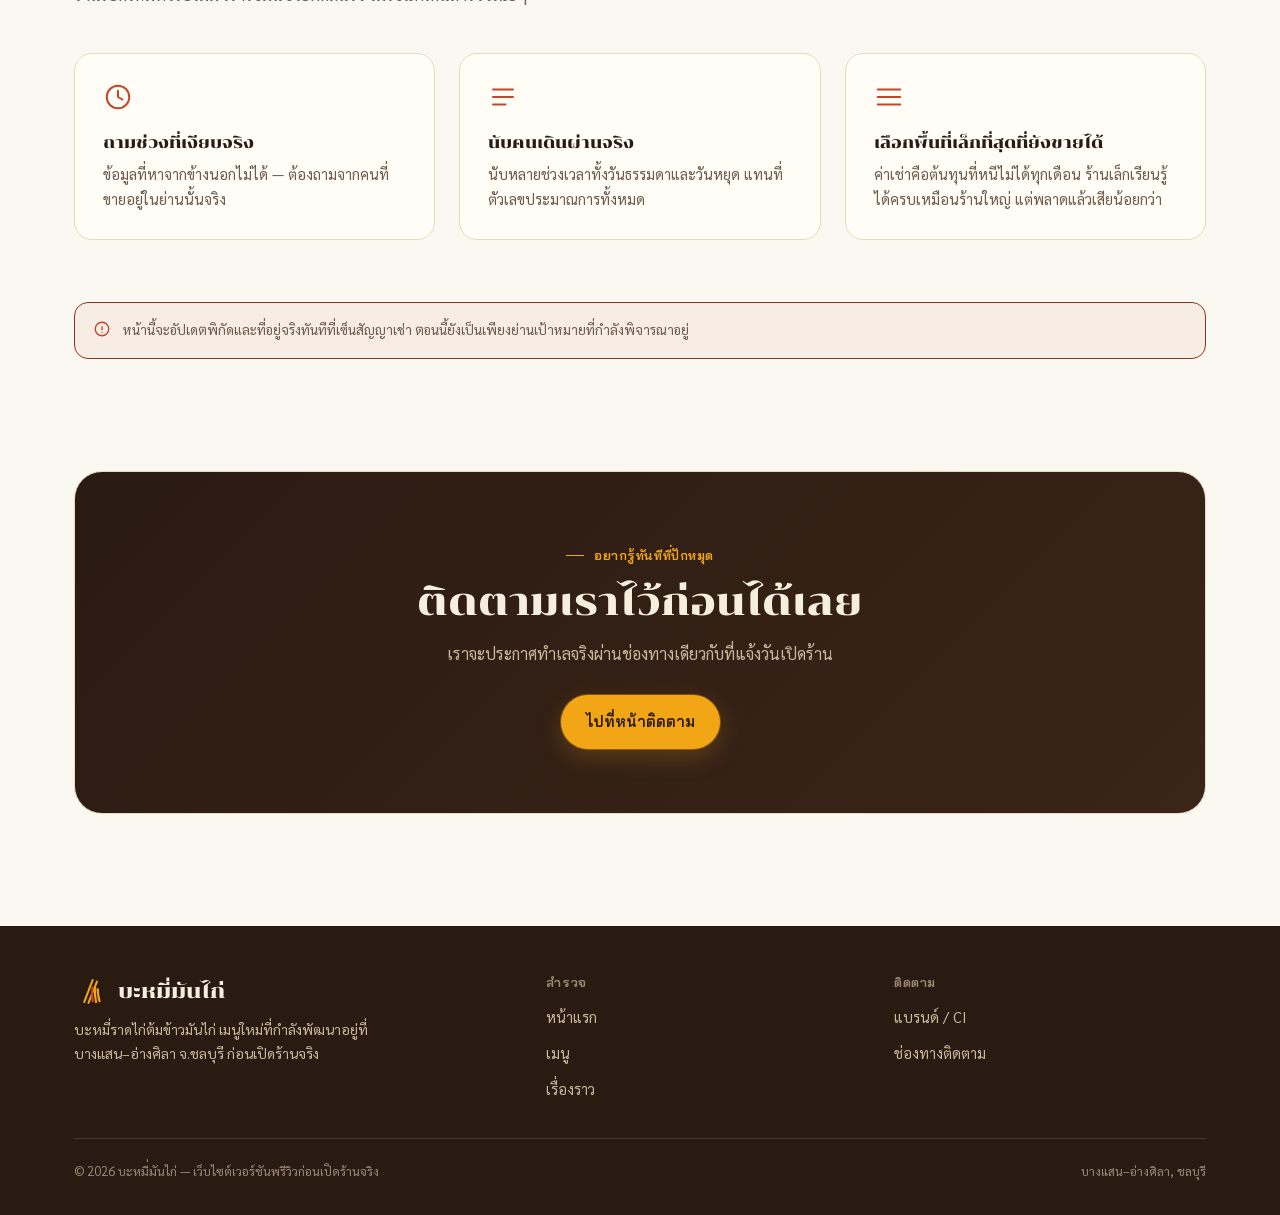
<file: location.html>
<!DOCTYPE html>
<html lang="th">
<head>
<meta charset="UTF-8">
<meta name="viewport" content="width=device-width, initial-scale=1.0">
<title>ทำเล | บะหมี่มันไก่</title>
<meta name="description" content="เปรียบเทียบทำเลบางแสนกับอ่างศิลา จ.ชลบุรี ก่อนตัดสินใจเปิดร้านบะหมี่มันไก่ — ยังไม่ได้ปักหมุดที่แน่นอน">
<meta property="og:type" content="website">
<meta property="og:title" content="ทำเล | บะหมี่มันไก่">
<meta property="og:description" content="กำลังมองหาที่ตั้งในบางแสน–อ่างศิลา จ.ชลบุรี">
<meta property="og:locale" content="th_TH">
<link rel="icon" type="image/svg+xml" href="assets/favicon.svg">
<link rel="preconnect" href="https://fonts.googleapis.com">
<link rel="preconnect" href="https://fonts.gstatic.com" crossorigin>
<link rel="stylesheet" href="assets/styles.css">
</head>
<body>
<a href="#main" class="skip-link">ข้ามไปเนื้อหาหลัก</a>

<header class="site-header">
  <div class="container nav">
    <a href="index.html" class="brand">
      <svg class="logo-mark" viewBox="0 0 40 40" aria-hidden="true"><line x1="12" y1="33" x2="22" y2="7" stroke="currentColor" stroke-width="2.4" stroke-linecap="round"/><line x1="17" y1="34" x2="27" y2="9" stroke="currentColor" stroke-width="2.4" stroke-linecap="round"/><path d="M22 16 C20 24 21 28 22 32" stroke="#C4472B" stroke-width="2.6" fill="none" stroke-linecap="round"/><path d="M25 17 C24 24 25 29 26 33" stroke="#F2A616" stroke-width="2.6" fill="none" stroke-linecap="round"/><path d="M28 18 C28 25 29 29 30 32" stroke="currentColor" stroke-width="2.6" fill="none" stroke-linecap="round"/></svg>
      <span>บะหมี่มันไก่<span class="brand-sub">บางแสน–อ่างศิลา · จ.ชลบุรี</span></span>
    </a>
    <button class="nav-toggle" aria-label="เปิดเมนู" aria-expanded="false">
      <svg viewBox="0 0 24 24" fill="none" stroke="currentColor" stroke-width="1.8" stroke-linecap="round"><path d="M4 7h16M4 12h16M4 17h16"/></svg>
    </button>
    <ul class="nav-links">
      <li><a href="index.html">หน้าแรก</a></li>
      <li><a href="menu.html">เมนู</a></li>
      <li><a href="story.html">เรื่องราว</a></li>
      <li><a href="location.html" aria-current="page">ทำเล</a></li>
      <li><a href="ci.html">CI แบรนด์</a></li>
      <li><a href="contact.html">ติดตาม</a></li>
    </ul>
    <div class="nav-cta">
      <a href="contact.html" class="btn btn-primary">ติดตามความคืบหน้า</a>
    </div>
  </div>
</header>

<main id="main">

  <section class="page-header">
    <div class="hero-bg" aria-hidden="true" style="opacity:.6;"></div>
    <div class="container hero-inner">
      <span class="badge-status reveal"><span class="dot"></span>ยังไม่ปักหมุดแน่นอน</span>
      <h1 class="reveal" style="margin-top:14px;">กำลังมองหาที่ตั้งใน บางแสน–อ่างศิลา</h1>
      <p class="lead reveal">สองย่านที่ครอบครัวของหุ้นส่วนเราอยู่ในธุรกิจอาหารมานานแล้ว เรากำลังเดินสำรวจทำเลและค่าเช่าจริงเพื่อเลือกจุดที่ใช่ที่สุด</p>
    </div>
  </section>

  <!-- LOCATION COMPARISON -->
  <section class="section">
    <div class="container">
      <div class="grid-2 reveal" style="align-items:stretch;">
        <div class="card">
          <div class="map-card" style="margin-bottom:20px;">
            <svg class="pin" viewBox="0 0 24 24" fill="none" stroke="currentColor" stroke-width="1.8" stroke-linecap="round" stroke-linejoin="round"><path d="M12 21s-7-6.4-7-11.5A7 7 0 0 1 19 9.5C19 14.6 12 21 12 21Z"/><circle cx="12" cy="9.5" r="2.3"/></svg>
            <div class="pin-label">บางแสน, ชลบุรี</div>
          </div>
          <h3 style="font-size:19px;">บางแสน</h3>
          <p class="dish-desc" style="margin-top:8px;">นักศึกษา ม.บูรพา นักท่องเที่ยว และคนทำงาน คึกคักช่วงเย็นถึงดึกและวันหยุด</p>
          <div style="display:flex; flex-wrap:wrap; gap:8px; margin-top:14px;">
            <span class="tag tag-green">ลุงน้องปลื้มมีร้านขายดีอยู่แล้ว</span>
            <span class="tag">ค่าเช่าสูงกว่า</span>
            <span class="tag">แข่งขันสูงมาก</span>
          </div>
        </div>
        <div class="card">
          <div class="map-card" style="margin-bottom:20px;">
            <svg class="pin" viewBox="0 0 24 24" fill="none" stroke="currentColor" stroke-width="1.8" stroke-linecap="round" stroke-linejoin="round"><path d="M12 21s-7-6.4-7-11.5A7 7 0 0 1 19 9.5C19 14.6 12 21 12 21Z"/><circle cx="12" cy="9.5" r="2.3"/></svg>
            <div class="pin-label">อ่างศิลา, ชลบุรี</div>
          </div>
          <h3 style="font-size:19px;">อ่างศิลา</h3>
          <p class="dish-desc" style="margin-top:8px;">คนในพื้นที่และครอบครัว ขายดีช่วงเช้าถึงบ่ายอย่างสม่ำเสมอ อ่อนไหวต่อฤดูกาลน้อยกว่า</p>
          <div style="display:flex; flex-wrap:wrap; gap:8px; margin-top:14px;">
            <span class="tag tag-green">ครอบครัวน้องปลื้มขายก๋วยเตี๋ยวอยู่แล้ว</span>
            <span class="tag">ค่าเช่าต่ำกว่า</span>
            <span class="tag">แข่งขันน้อยกว่า</span>
          </div>
        </div>
      </div>
    </div>
  </section>

  <div class="container"><div class="divider-motif" aria-hidden="true">
    <svg viewBox="0 0 40 40"><line x1="12" y1="33" x2="22" y2="7" stroke="currentColor" stroke-width="2.4" stroke-linecap="round"/><line x1="17" y1="34" x2="27" y2="9" stroke="currentColor" stroke-width="2.4" stroke-linecap="round"/><path d="M22 16 C20 24 21 28 22 32" stroke="#C4472B" stroke-width="2.6" fill="none" stroke-linecap="round"/><path d="M25 17 C24 24 25 29 26 33" stroke="#F2A616" stroke-width="2.6" fill="none" stroke-linecap="round"/><path d="M28 18 C28 25 29 29 30 32" stroke="currentColor" stroke-width="2.6" fill="none" stroke-linecap="round"/></svg>
  </div></div>

  <!-- WHY THESE TWO -->
  <section class="section-tight">
    <div class="container">
      <div class="section-head reveal">
        <span class="eyebrow">ข้อได้เปรียบร่วม</span>
        <h2>ทั้งสองย่านไม่ใช่การเดาสุ่ม</h2>
        <p class="lead">ทั้งบางแสนและอ่างศิลามีคนในครอบครัวหุ้นส่วนทำร้านอาหารอยู่แล้ว — ข้อได้เปรียบที่ร้านเปิดใหม่ทั่วไปไม่มี เราใช้มันช่วยตัดสินใจ ไม่ใช่แค่เดินสำรวจเฉยๆ</p>
      </div>
      <div class="grid-3 reveal">
        <div class="card">
          <svg class="card-marker" viewBox="0 0 24 24" fill="none" stroke="currentColor" stroke-width="1.6" stroke-linecap="round" stroke-linejoin="round"><circle cx="12" cy="12" r="9"/><path d="M12 7v5l3.5 2"/></svg>
          <h3 style="font-size:16px;">ถามช่วงที่เงียบจริง</h3>
          <p class="dish-desc" style="margin-top:8px;">ข้อมูลที่หาจากข้างนอกไม่ได้ — ต้องถามจากคนที่ขายอยู่ในย่านนั้นจริง</p>
        </div>
        <div class="card">
          <svg class="card-marker" viewBox="0 0 24 24" fill="none" stroke="currentColor" stroke-width="1.6" stroke-linecap="round" stroke-linejoin="round"><path d="M4 12h16M4 6h16M4 18h10"/></svg>
          <h3 style="font-size:16px;">นับคนเดินผ่านจริง</h3>
          <p class="dish-desc" style="margin-top:8px;">นับหลายช่วงเวลาทั้งวันธรรมดาและวันหยุด แทนที่ตัวเลขประมาณการทั้งหมด</p>
        </div>
        <div class="card">
          <svg class="card-marker" viewBox="0 0 24 24" fill="none" stroke="currentColor" stroke-width="1.6" stroke-linecap="round" stroke-linejoin="round"><path d="M3 12h18M3 6h18M3 18h18"/></svg>
          <h3 style="font-size:16px;">เลือกพื้นที่เล็กที่สุดที่ยังขายได้</h3>
          <p class="dish-desc" style="margin-top:8px;">ค่าเช่าคือต้นทุนที่หนีไม่ได้ทุกเดือน ร้านเล็กเรียนรู้ได้ครบเหมือนร้านใหญ่ แต่พลาดแล้วเสียน้อยกว่า</p>
        </div>
      </div>
    </div>
  </section>

  <div class="container">
    <div class="notice reveal">
      <svg viewBox="0 0 24 24" fill="none" stroke="currentColor" stroke-width="1.8" stroke-linecap="round" stroke-linejoin="round"><path d="M12 9v4M12 16.5h.01"/><circle cx="12" cy="12" r="9"/></svg>
      <span>หน้านี้จะอัปเดตพิกัดและที่อยู่จริงทันทีที่เซ็นสัญญาเช่า ตอนนี้ยังเป็นเพียงย่านเป้าหมายที่กำลังพิจารณาอยู่</span>
    </div>
  </div>

  <section class="section">
    <div class="container">
      <div class="cta-band reveal">
        <span class="eyebrow" style="justify-content:center;">อยากรู้ทันทีที่ปักหมุด</span>
        <h2 style="margin-top:12px;">ติดตามเราไว้ก่อนได้เลย</h2>
        <p>เราจะประกาศทำเลจริงผ่านช่องทางเดียวกับที่แจ้งวันเปิดร้าน</p>
        <div class="hero-actions">
          <a href="contact.html" class="btn btn-primary">ไปที่หน้าติดตาม</a>
        </div>
      </div>
    </div>
  </section>

</main>

<footer class="site-footer">
  <div class="container">
    <div class="footer-grid">
      <div class="footer-brand">
        <a href="index.html" class="brand">
          <svg class="logo-mark" viewBox="0 0 40 40" aria-hidden="true"><line x1="12" y1="33" x2="22" y2="7" stroke="currentColor" stroke-width="2.4" stroke-linecap="round"/><line x1="17" y1="34" x2="27" y2="9" stroke="currentColor" stroke-width="2.4" stroke-linecap="round"/><path d="M22 16 C20 24 21 28 22 32" stroke="#C4472B" stroke-width="2.6" fill="none" stroke-linecap="round"/><path d="M25 17 C24 24 25 29 26 33" stroke="#F2A616" stroke-width="2.6" fill="none" stroke-linecap="round"/><path d="M28 18 C28 25 29 29 30 32" stroke="currentColor" stroke-width="2.6" fill="none" stroke-linecap="round"/></svg>
          <span>บะหมี่มันไก่</span>
        </a>
        <p class="footer-desc">บะหมี่ราดไก่ต้มข้าวมันไก่ เมนูใหม่ที่กำลังพัฒนาอยู่ที่บางแสน–อ่างศิลา จ.ชลบุรี ก่อนเปิดร้านจริง</p>
      </div>
      <div class="footer-col">
        <h4>สำรวจ</h4>
        <ul>
          <li><a href="index.html">หน้าแรก</a></li>
          <li><a href="menu.html">เมนู</a></li>
          <li><a href="story.html">เรื่องราว</a></li>
        </ul>
      </div>
      <div class="footer-col">
        <h4>ติดตาม</h4>
        <ul>
          <li><a href="ci.html">แบรนด์ / CI</a></li>
          <li><a href="contact.html">ช่องทางติดตาม</a></li>
        </ul>
      </div>
    </div>
    <div class="footer-bottom">
      <span>© 2026 บะหมี่มันไก่ — เว็บไซต์เวอร์ชันพรีวิวก่อนเปิดร้านจริง</span>
      <span>บางแสน–อ่างศิลา, ชลบุรี</span>
    </div>
  </div>
</footer>

<script src="assets/main.js"></script>
</body>
</html>
</file>
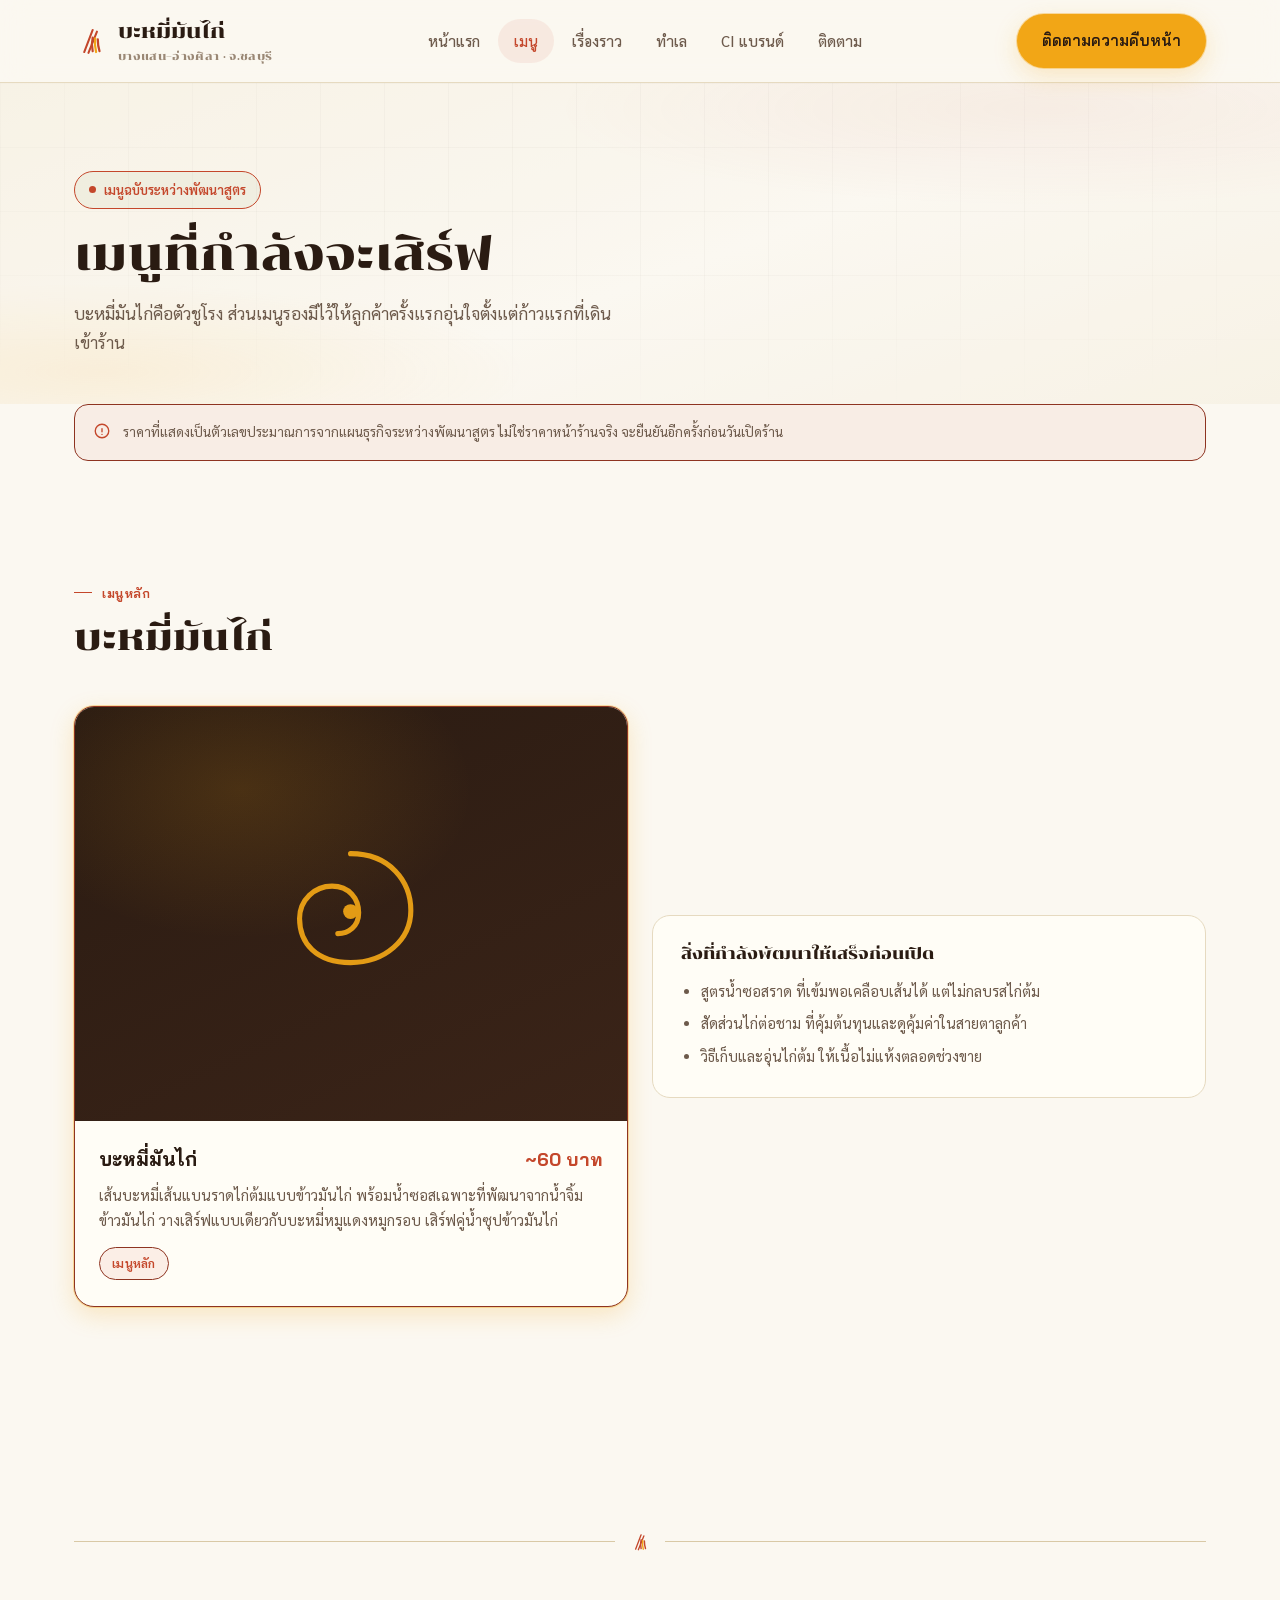
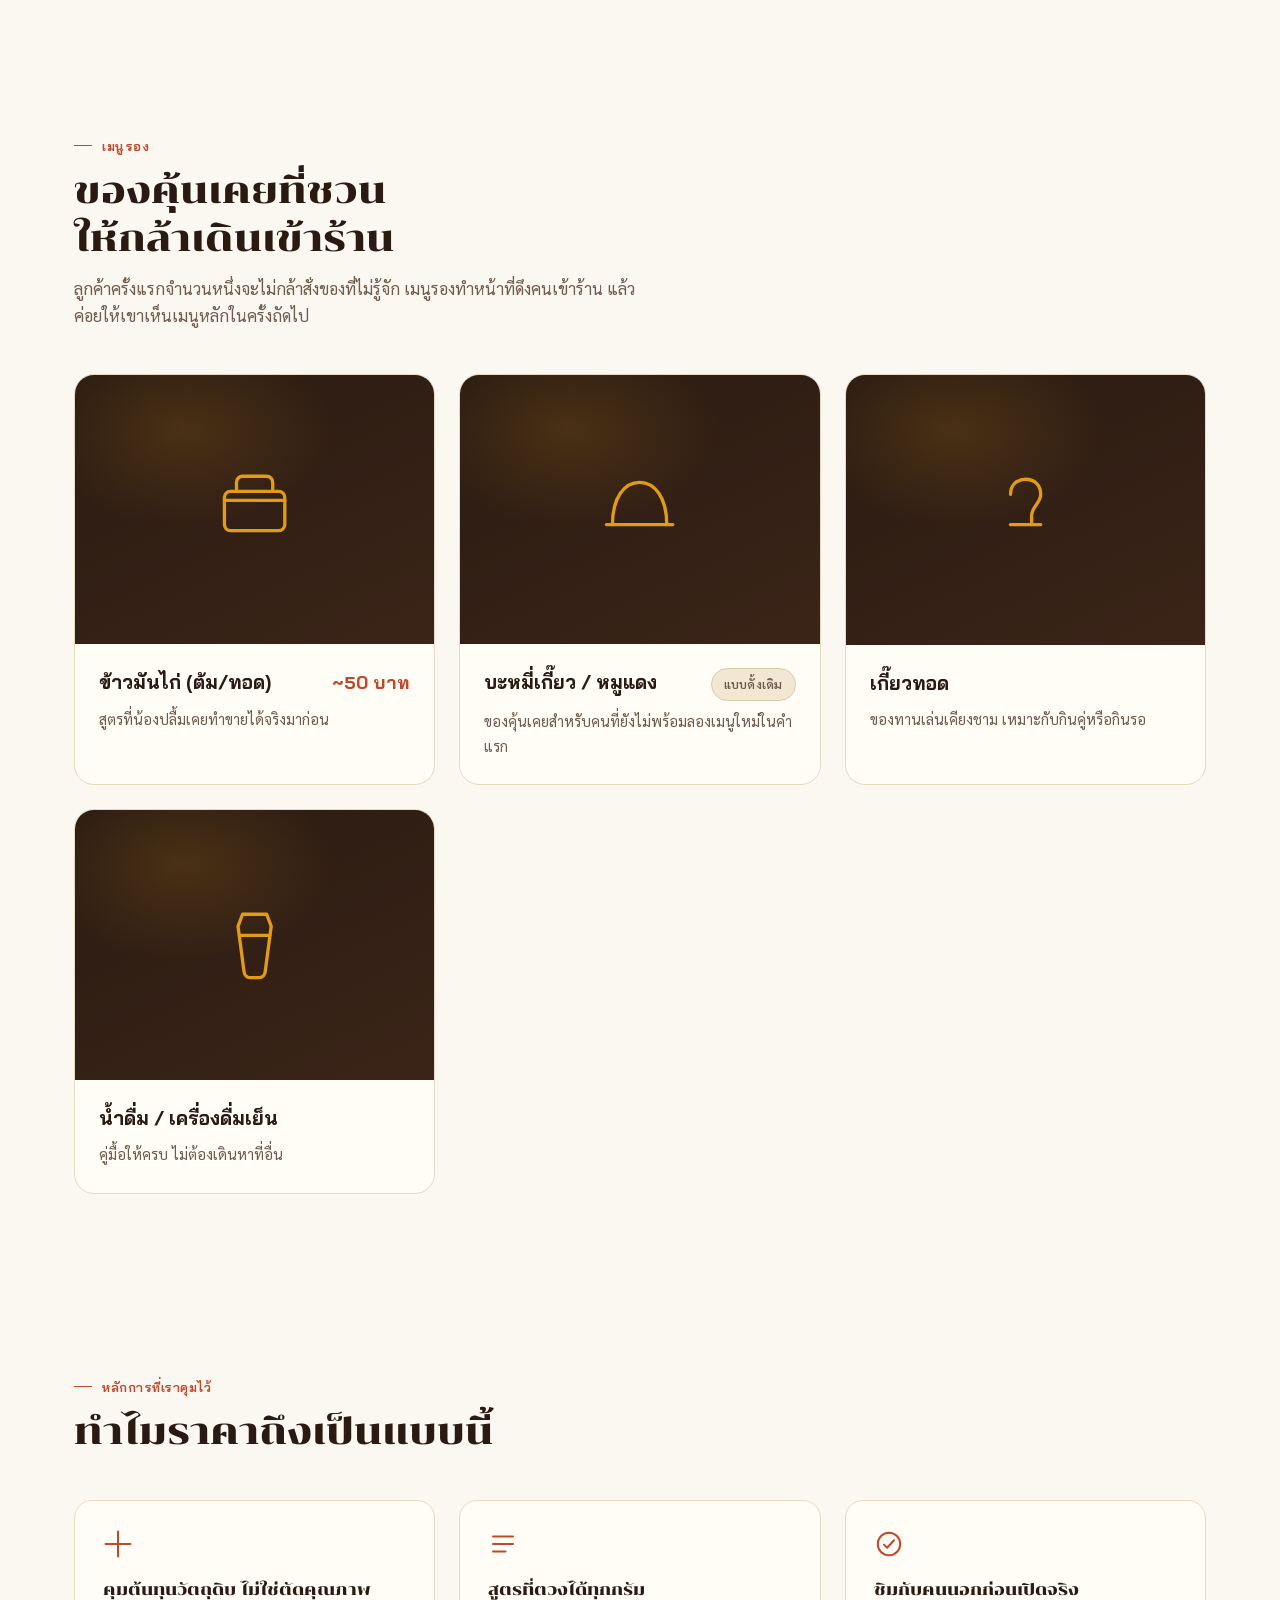
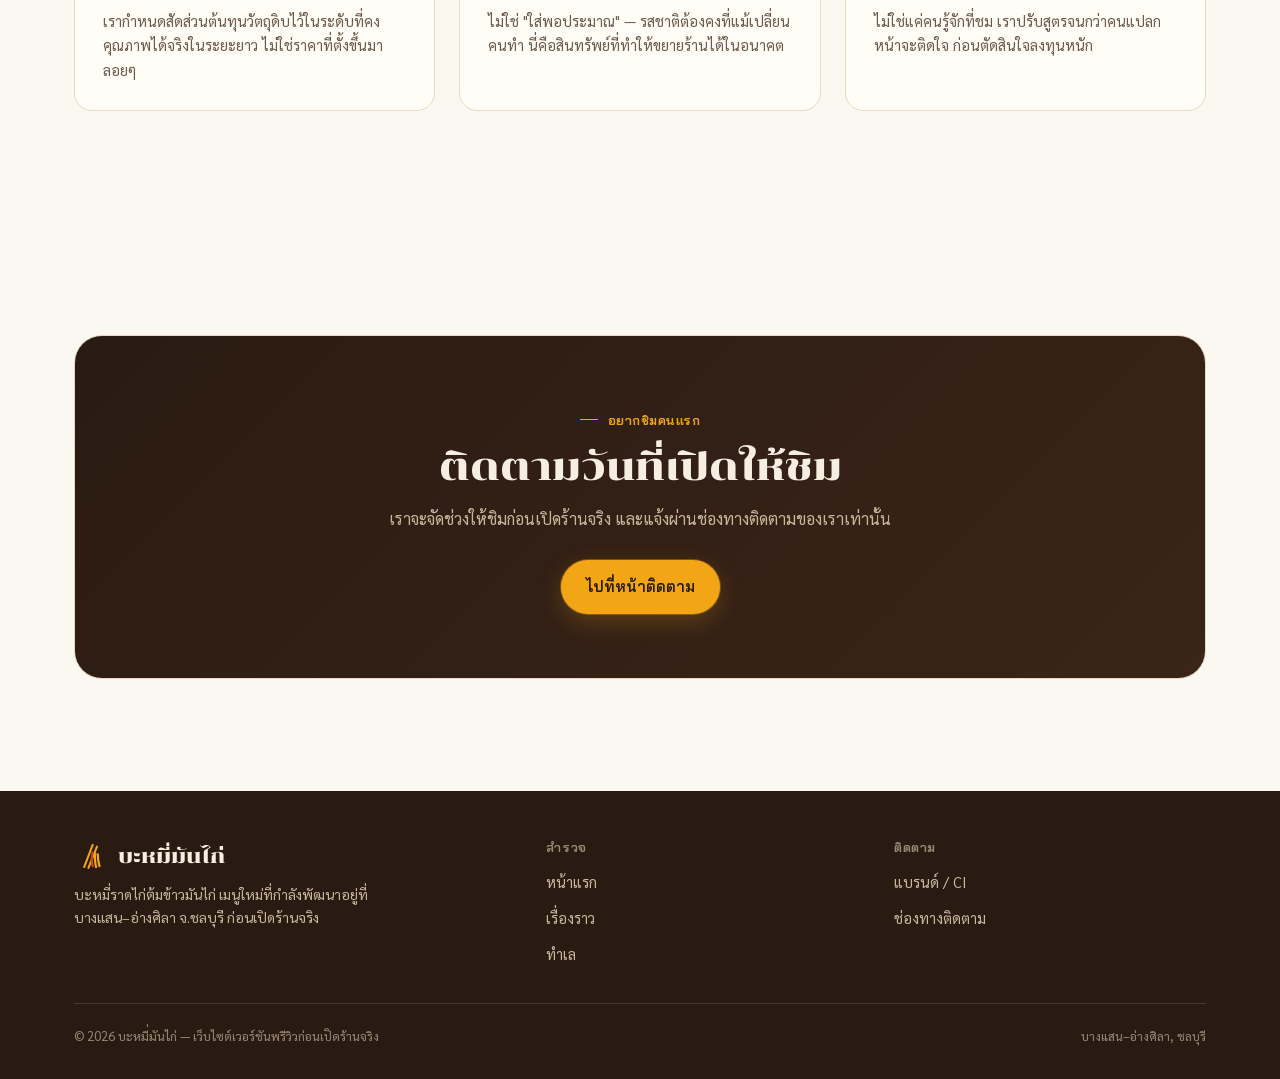
<file: menu.html>
<!DOCTYPE html>
<html lang="th">
<head>
<meta charset="UTF-8">
<meta name="viewport" content="width=device-width, initial-scale=1.0">
<title>เมนู | บะหมี่มันไก่</title>
<meta name="description" content="บะหมี่มันไก่ เมนูหลัก พร้อมข้าวมันไก่ บะหมี่เกี๊ยว และของทานเล่น ราคาและรายการระหว่างพัฒนาสูตรของร้านบะหมี่มันไก่">
<meta property="og:type" content="website">
<meta property="og:title" content="เมนู | บะหมี่มันไก่">
<meta property="og:description" content="บะหมี่มันไก่ เมนูหลัก พร้อมข้าวมันไก่ บะหมี่เกี๊ยว และของทานเล่น">
<meta property="og:locale" content="th_TH">
<link rel="icon" type="image/svg+xml" href="assets/favicon.svg">
<link rel="preconnect" href="https://fonts.googleapis.com">
<link rel="preconnect" href="https://fonts.gstatic.com" crossorigin>
<link rel="stylesheet" href="assets/styles.css">
</head>
<body>
<a href="#main" class="skip-link">ข้ามไปเนื้อหาหลัก</a>

<header class="site-header">
  <div class="container nav">
    <a href="index.html" class="brand">
      <svg class="logo-mark" viewBox="0 0 40 40" aria-hidden="true"><line x1="12" y1="33" x2="22" y2="7" stroke="currentColor" stroke-width="2.4" stroke-linecap="round"/><line x1="17" y1="34" x2="27" y2="9" stroke="currentColor" stroke-width="2.4" stroke-linecap="round"/><path d="M22 16 C20 24 21 28 22 32" stroke="#C4472B" stroke-width="2.6" fill="none" stroke-linecap="round"/><path d="M25 17 C24 24 25 29 26 33" stroke="#F2A616" stroke-width="2.6" fill="none" stroke-linecap="round"/><path d="M28 18 C28 25 29 29 30 32" stroke="currentColor" stroke-width="2.6" fill="none" stroke-linecap="round"/></svg>
      <span>บะหมี่มันไก่<span class="brand-sub">บางแสน–อ่างศิลา · จ.ชลบุรี</span></span>
    </a>
    <button class="nav-toggle" aria-label="เปิดเมนู" aria-expanded="false">
      <svg viewBox="0 0 24 24" fill="none" stroke="currentColor" stroke-width="1.8" stroke-linecap="round"><path d="M4 7h16M4 12h16M4 17h16"/></svg>
    </button>
    <ul class="nav-links">
      <li><a href="index.html">หน้าแรก</a></li>
      <li><a href="menu.html" aria-current="page">เมนู</a></li>
      <li><a href="story.html">เรื่องราว</a></li>
      <li><a href="location.html">ทำเล</a></li>
      <li><a href="ci.html">CI แบรนด์</a></li>
      <li><a href="contact.html">ติดตาม</a></li>
    </ul>
    <div class="nav-cta">
      <a href="contact.html" class="btn btn-primary">ติดตามความคืบหน้า</a>
    </div>
  </div>
</header>

<main id="main">

  <section class="page-header">
    <div class="hero-bg" aria-hidden="true" style="opacity:.6;"></div>
    <div class="container hero-inner">
      <span class="badge-status reveal"><span class="dot"></span>เมนูฉบับระหว่างพัฒนาสูตร</span>
      <h1 class="reveal" style="margin-top:14px;">เมนูที่กำลังจะเสิร์ฟ</h1>
      <p class="lead reveal">บะหมี่มันไก่คือตัวชูโรง ส่วนเมนูรองมีไว้ให้ลูกค้าครั้งแรกอุ่นใจตั้งแต่ก้าวแรกที่เดินเข้าร้าน</p>
    </div>
  </section>

  <div class="container">
    <div class="notice reveal">
      <svg viewBox="0 0 24 24" fill="none" stroke="currentColor" stroke-width="1.8" stroke-linecap="round" stroke-linejoin="round"><path d="M12 9v4M12 16.5h.01"/><circle cx="12" cy="12" r="9"/></svg>
      <span>ราคาที่แสดงเป็นตัวเลขประมาณการจากแผนธุรกิจระหว่างพัฒนาสูตร ไม่ใช่ราคาหน้าร้านจริง จะยืนยันอีกครั้งก่อนวันเปิดร้าน</span>
    </div>
  </div>

  <!-- FLAGSHIP -->
  <section class="section">
    <div class="container">
      <div class="section-head reveal">
        <span class="eyebrow">เมนูหลัก</span>
        <h2>บะหมี่มันไก่</h2>
      </div>
      <div class="grid-2 reveal" style="align-items:stretch;">
        <div class="dish-card dish-flagship">
          <div class="dish-media">
            <svg viewBox="0 0 100 100" fill="none" stroke="currentColor" stroke-width="2.2" stroke-linecap="round">
              <path d="M50 24c17 0 26 12 26 24.5S65 71 50 71s-22-8.5-22-19c0-8 6.5-14 14-14s11.5 5.5 11.5 11.5-4.5 9-9 9"/>
              <circle cx="50" cy="49" r="3.2" fill="currentColor" stroke="none"/>
            </svg>
          </div>
          <div class="dish-body">
            <div class="dish-top">
              <span class="dish-name">บะหมี่มันไก่</span>
              <span class="dish-price">~60 บาท</span>
            </div>
            <p class="dish-desc">เส้นบะหมี่เส้นแบนราดไก่ต้มแบบข้าวมันไก่ พร้อมน้ำซอสเฉพาะที่พัฒนาจากน้ำจิ้มข้าวมันไก่ วางเสิร์ฟแบบเดียวกับบะหมี่หมูแดงหมูกรอบ เสิร์ฟคู่น้ำซุปข้าวมันไก่</p>
            <span class="tag tag-gold" style="margin-top:14px;">เมนูหลัก</span>
          </div>
        </div>
        <div style="display:flex; flex-direction:column; gap:16px; justify-content:center;">
          <div class="card">
            <h3 style="font-size:16px;">สิ่งที่กำลังพัฒนาให้เสร็จก่อนเปิด</h3>
            <ul class="th" style="margin:14px 0 0; padding-left:20px; color:var(--text-muted); font-size:14.5px; display:flex; flex-direction:column; gap:8px;">
              <li>สูตรน้ำซอสราด ที่เข้มพอเคลือบเส้นได้ แต่ไม่กลบรสไก่ต้ม</li>
              <li>สัดส่วนไก่ต่อชาม ที่คุ้มต้นทุนและดูคุ้มค่าในสายตาลูกค้า</li>
              <li>วิธีเก็บและอุ่นไก่ต้ม ให้เนื้อไม่แห้งตลอดช่วงขาย</li>
            </ul>
          </div>
        </div>
      </div>
    </div>
  </section>

  <div class="container"><div class="divider-motif" aria-hidden="true">
    <svg viewBox="0 0 40 40"><line x1="12" y1="33" x2="22" y2="7" stroke="currentColor" stroke-width="2.4" stroke-linecap="round"/><line x1="17" y1="34" x2="27" y2="9" stroke="currentColor" stroke-width="2.4" stroke-linecap="round"/><path d="M22 16 C20 24 21 28 22 32" stroke="#C4472B" stroke-width="2.6" fill="none" stroke-linecap="round"/><path d="M25 17 C24 24 25 29 26 33" stroke="#F2A616" stroke-width="2.6" fill="none" stroke-linecap="round"/><path d="M28 18 C28 25 29 29 30 32" stroke="currentColor" stroke-width="2.6" fill="none" stroke-linecap="round"/></svg>
  </div></div>

  <!-- SECONDARY MENU -->
  <section class="section-tight">
    <div class="container">
      <div class="section-head reveal">
        <span class="eyebrow">เมนูรอง</span>
        <h2>ของคุ้นเคยที่ชวนให้กล้าเดินเข้าร้าน</h2>
        <p class="lead">ลูกค้าครั้งแรกจำนวนหนึ่งจะไม่กล้าสั่งของที่ไม่รู้จัก เมนูรองทำหน้าที่ดึงคนเข้าร้าน แล้วค่อยให้เขาเห็นเมนูหลักในครั้งถัดไป</p>
      </div>
      <div class="grid-3 reveal">
        <div class="dish-card">
          <div class="dish-media">
            <svg viewBox="0 0 100 100" fill="none" stroke="currentColor" stroke-width="2.2" stroke-linecap="round" stroke-linejoin="round">
              <rect x="30" y="38" width="40" height="26" rx="4"/>
              <path d="M30 44h40M38 38v-6a4 4 0 0 1 4-4h16a4 4 0 0 1 4 4v6"/>
            </svg>
          </div>
          <div class="dish-body">
            <div class="dish-top"><span class="dish-name">ข้าวมันไก่ (ต้ม/ทอด)</span><span class="dish-price">~50 บาท</span></div>
            <p class="dish-desc">สูตรที่น้องปลื้มเคยทำขายได้จริงมาก่อน</p>
          </div>
        </div>
        <div class="dish-card">
          <div class="dish-media">
            <svg viewBox="0 0 100 100" fill="none" stroke="currentColor" stroke-width="2.2" stroke-linecap="round" stroke-linejoin="round">
              <path d="M32 60c0-18 8-28 18-28s18 10 18 28"/>
              <path d="M28 60h44"/>
            </svg>
          </div>
          <div class="dish-body">
            <div class="dish-top"><span class="dish-name">บะหมี่เกี๊ยว / หมูแดง</span><span class="tag" style="font-size:12px;">แบบดั้งเดิม</span></div>
            <p class="dish-desc">ของคุ้นเคยสำหรับคนที่ยังไม่พร้อมลองเมนูใหม่ในคำแรก</p>
          </div>
        </div>
        <div class="dish-card">
          <div class="dish-media">
            <svg viewBox="0 0 100 100" fill="none" stroke="currentColor" stroke-width="2.2" stroke-linecap="round" stroke-linejoin="round">
              <path d="M40 40c0-6 4-10 10-10s10 4 10 10-6 8-6 14v6"/>
              <path d="M40 60h20"/>
            </svg>
          </div>
          <div class="dish-body">
            <div class="dish-top"><span class="dish-name">เกี๊ยวทอด</span></div>
            <p class="dish-desc">ของทานเล่นเคียงชาม เหมาะกับกินคู่หรือกินรอ</p>
          </div>
        </div>
      </div>
      <div class="grid-3 reveal" style="margin-top:24px;">
        <div class="dish-card">
          <div class="dish-media">
            <svg viewBox="0 0 100 100" fill="none" stroke="currentColor" stroke-width="2.2" stroke-linecap="round" stroke-linejoin="round">
              <path d="M42 30h16l3 8-4 30a4 4 0 0 1-4 4h-6a4 4 0 0 1-4-4l-4-30 3-8Z"/>
              <path d="M40 44h20"/>
            </svg>
          </div>
          <div class="dish-body">
            <div class="dish-top"><span class="dish-name">น้ำดื่ม / เครื่องดื่มเย็น</span></div>
            <p class="dish-desc">คู่มื้อให้ครบ ไม่ต้องเดินหาที่อื่น</p>
          </div>
        </div>
      </div>
    </div>
  </section>

  <!-- QUALITY PRINCIPLES -->
  <section class="section">
    <div class="container">
      <div class="section-head reveal">
        <span class="eyebrow">หลักการที่เราคุมไว้</span>
        <h2>ทำไมราคาถึงเป็นแบบนี้</h2>
      </div>
      <div class="grid-3 reveal">
        <div class="card">
          <svg class="card-marker" viewBox="0 0 24 24" fill="none" stroke="currentColor" stroke-width="1.6" stroke-linecap="round" stroke-linejoin="round"><path d="M12 2v20M2 12h20"/></svg>
          <h3 style="font-size:16px;">คุมต้นทุนวัตถุดิบ ไม่ใช่ตัดคุณภาพ</h3>
          <p class="dish-desc" style="margin-top:8px;">เรากำหนดสัดส่วนต้นทุนวัตถุดิบไว้ในระดับที่คงคุณภาพได้จริงในระยะยาว ไม่ใช่ราคาที่ตั้งขึ้นมาลอยๆ</p>
        </div>
        <div class="card">
          <svg class="card-marker" viewBox="0 0 24 24" fill="none" stroke="currentColor" stroke-width="1.6" stroke-linecap="round" stroke-linejoin="round"><path d="M4 12h16M4 6h16M4 18h10"/></svg>
          <h3 style="font-size:16px;">สูตรที่ตวงได้ทุกกรัม</h3>
          <p class="dish-desc" style="margin-top:8px;">ไม่ใช่ "ใส่พอประมาณ" — รสชาติต้องคงที่แม้เปลี่ยนคนทำ นี่คือสินทรัพย์ที่ทำให้ขยายร้านได้ในอนาคต</p>
        </div>
        <div class="card">
          <svg class="card-marker" viewBox="0 0 24 24" fill="none" stroke="currentColor" stroke-width="1.6" stroke-linecap="round" stroke-linejoin="round"><circle cx="12" cy="12" r="9"/><path d="M8 12.5l2.5 2.5L16 9"/></svg>
          <h3 style="font-size:16px;">ชิมกับคนนอกก่อนเปิดจริง</h3>
          <p class="dish-desc" style="margin-top:8px;">ไม่ใช่แค่คนรู้จักที่ชม เราปรับสูตรจนกว่าคนแปลกหน้าจะติดใจ ก่อนตัดสินใจลงทุนหนัก</p>
        </div>
      </div>
    </div>
  </section>

  <section class="section">
    <div class="container">
      <div class="cta-band reveal">
        <span class="eyebrow" style="justify-content:center;">อยากชิมคนแรก</span>
        <h2 style="margin-top:12px;">ติดตามวันที่เปิดให้ชิม</h2>
        <p>เราจะจัดช่วงให้ชิมก่อนเปิดร้านจริง และแจ้งผ่านช่องทางติดตามของเราเท่านั้น</p>
        <div class="hero-actions">
          <a href="contact.html" class="btn btn-primary">ไปที่หน้าติดตาม</a>
        </div>
      </div>
    </div>
  </section>

</main>

<footer class="site-footer">
  <div class="container">
    <div class="footer-grid">
      <div class="footer-brand">
        <a href="index.html" class="brand">
          <svg class="logo-mark" viewBox="0 0 40 40" aria-hidden="true"><line x1="12" y1="33" x2="22" y2="7" stroke="currentColor" stroke-width="2.4" stroke-linecap="round"/><line x1="17" y1="34" x2="27" y2="9" stroke="currentColor" stroke-width="2.4" stroke-linecap="round"/><path d="M22 16 C20 24 21 28 22 32" stroke="#C4472B" stroke-width="2.6" fill="none" stroke-linecap="round"/><path d="M25 17 C24 24 25 29 26 33" stroke="#F2A616" stroke-width="2.6" fill="none" stroke-linecap="round"/><path d="M28 18 C28 25 29 29 30 32" stroke="currentColor" stroke-width="2.6" fill="none" stroke-linecap="round"/></svg>
          <span>บะหมี่มันไก่</span>
        </a>
        <p class="footer-desc">บะหมี่ราดไก่ต้มข้าวมันไก่ เมนูใหม่ที่กำลังพัฒนาอยู่ที่บางแสน–อ่างศิลา จ.ชลบุรี ก่อนเปิดร้านจริง</p>
      </div>
      <div class="footer-col">
        <h4>สำรวจ</h4>
        <ul>
          <li><a href="index.html">หน้าแรก</a></li>
          <li><a href="story.html">เรื่องราว</a></li>
          <li><a href="location.html">ทำเล</a></li>
        </ul>
      </div>
      <div class="footer-col">
        <h4>ติดตาม</h4>
        <ul>
          <li><a href="ci.html">แบรนด์ / CI</a></li>
          <li><a href="contact.html">ช่องทางติดตาม</a></li>
        </ul>
      </div>
    </div>
    <div class="footer-bottom">
      <span>© 2026 บะหมี่มันไก่ — เว็บไซต์เวอร์ชันพรีวิวก่อนเปิดร้านจริง</span>
      <span>บางแสน–อ่างศิลา, ชลบุรี</span>
    </div>
  </div>
</footer>

<script src="assets/main.js"></script>
</body>
</html>
</file>
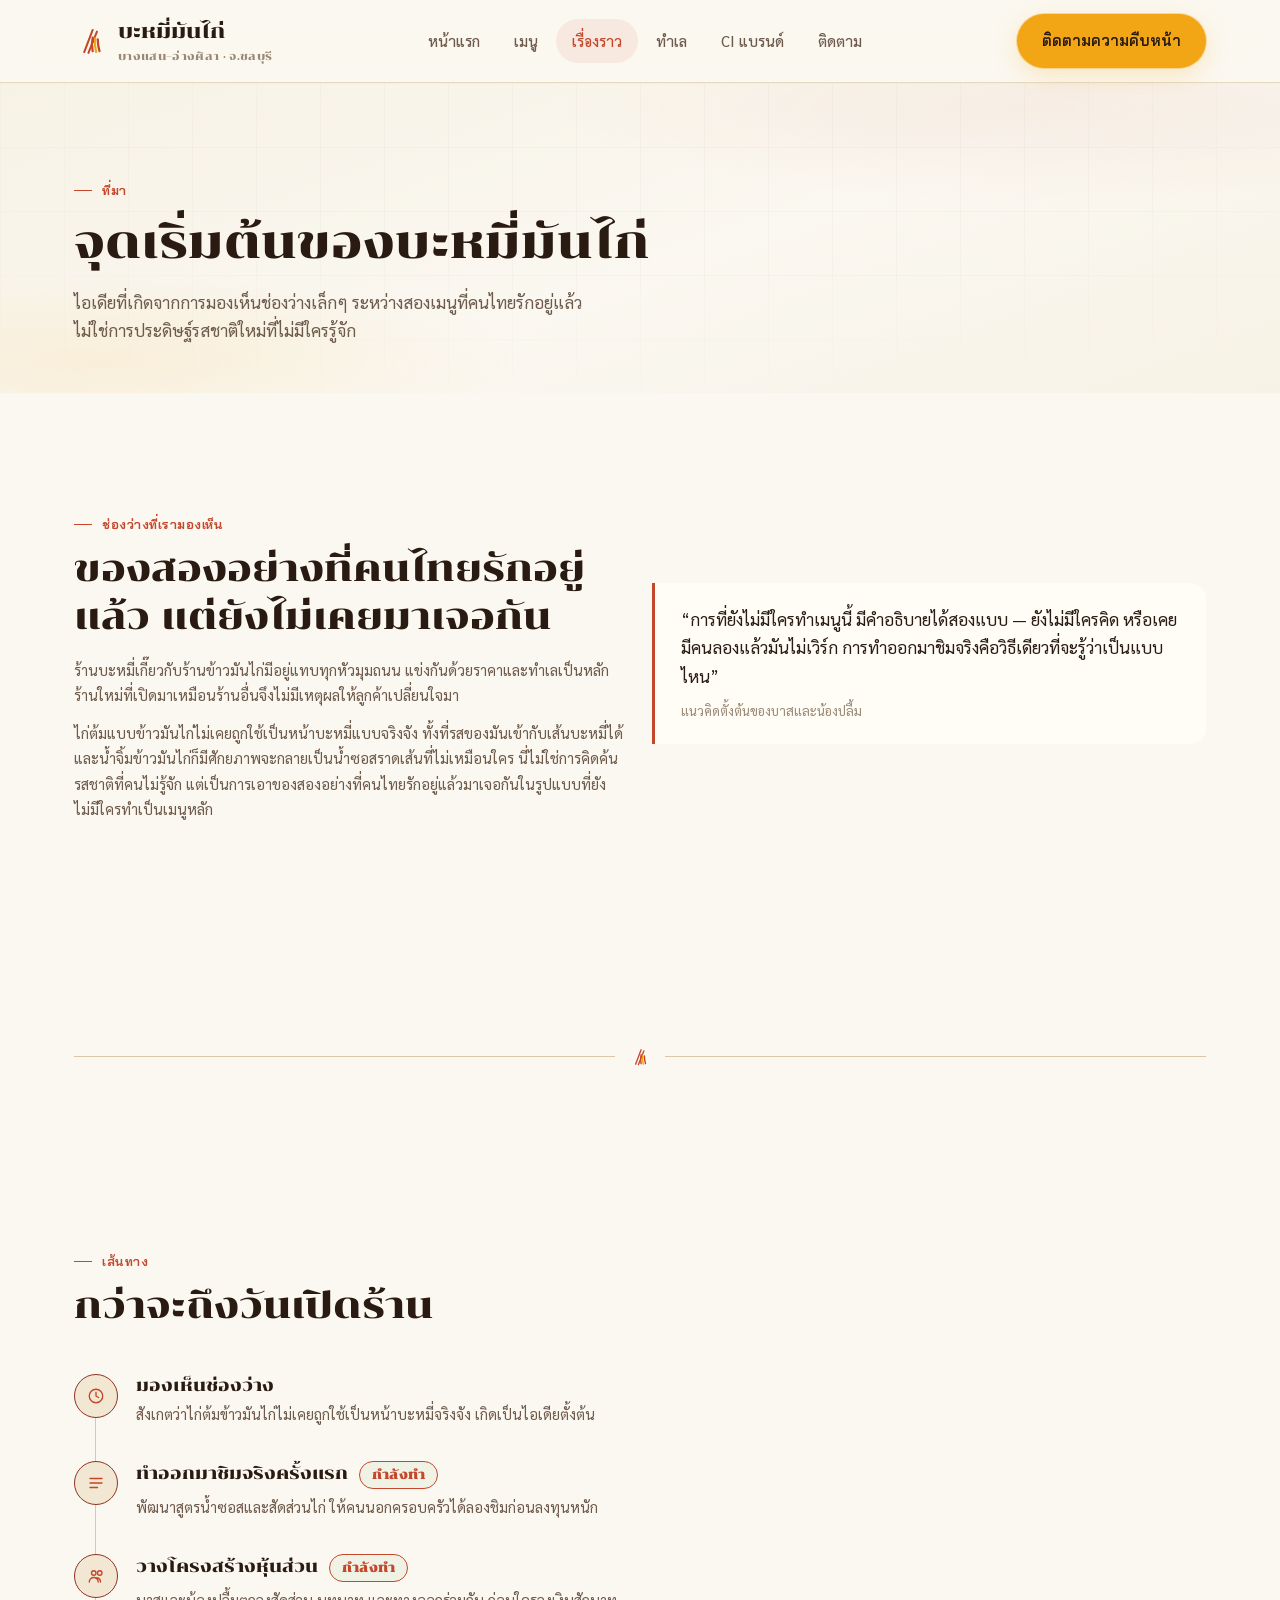
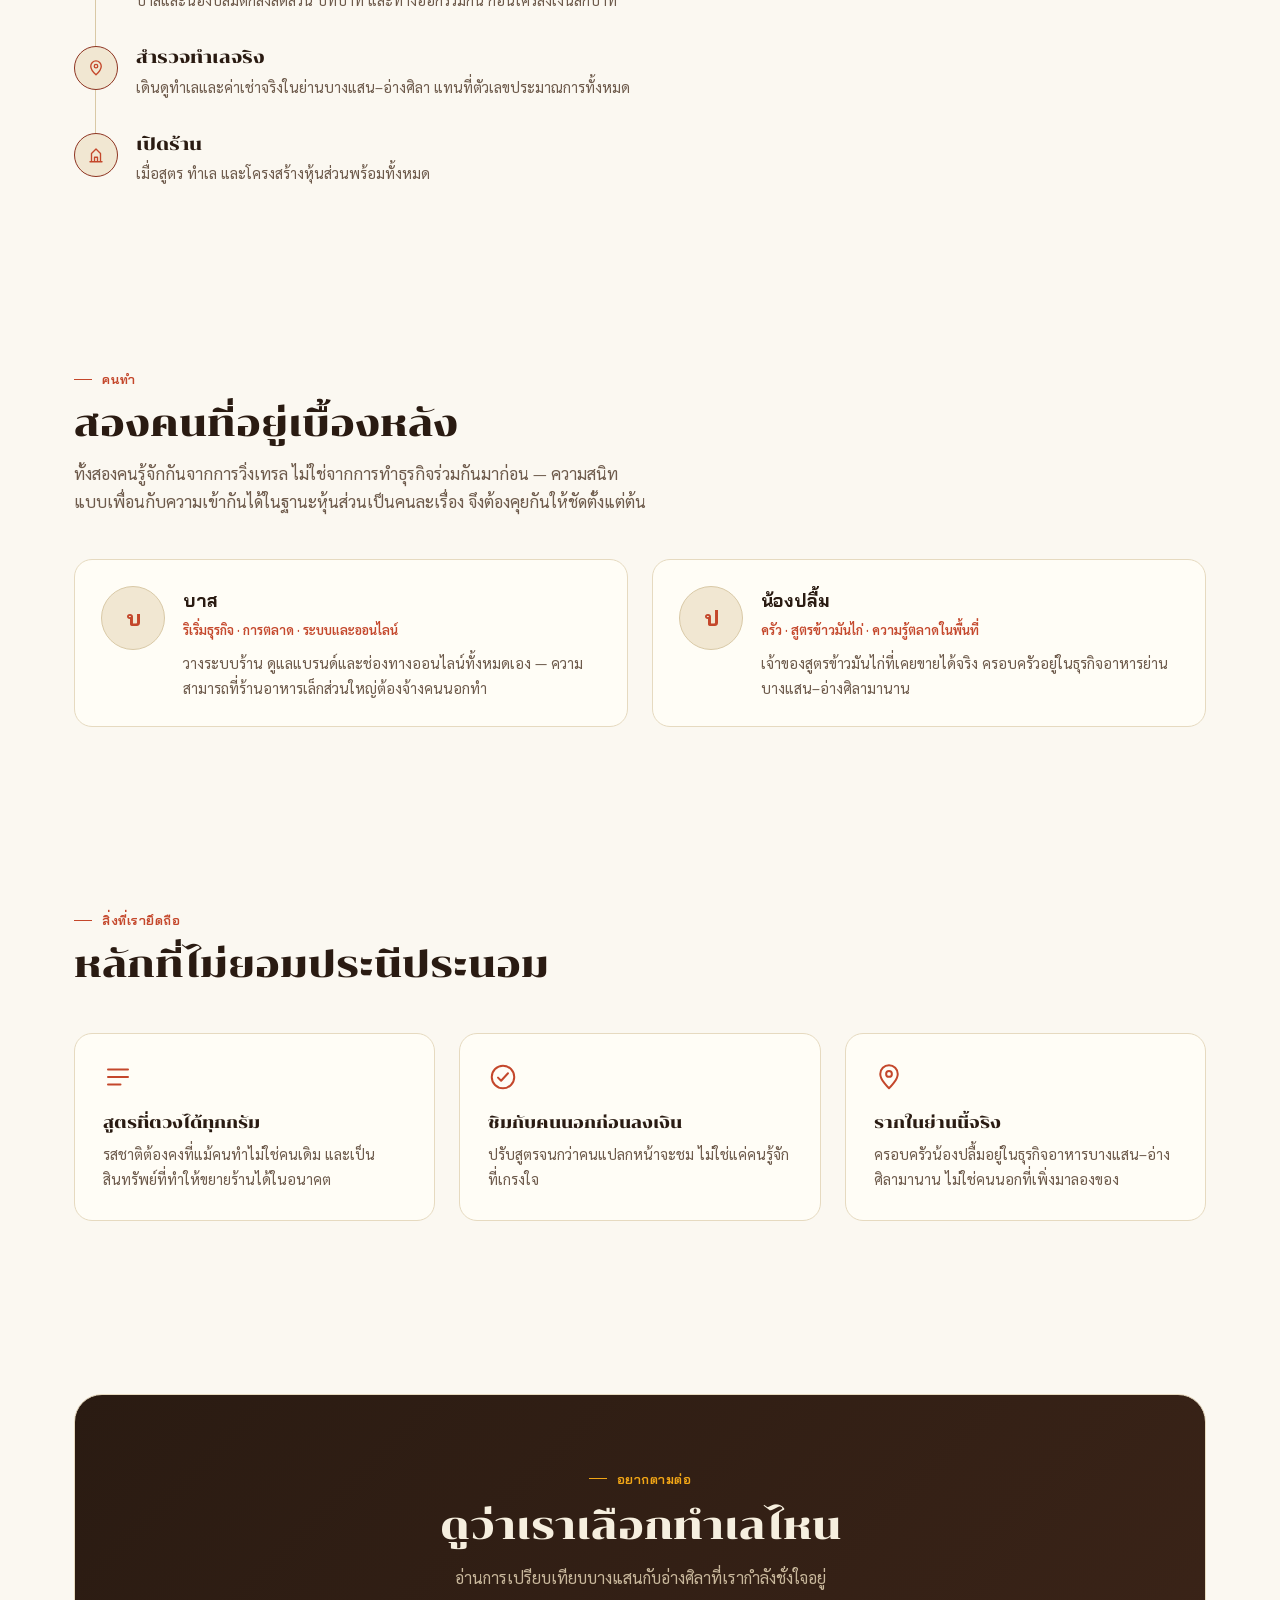
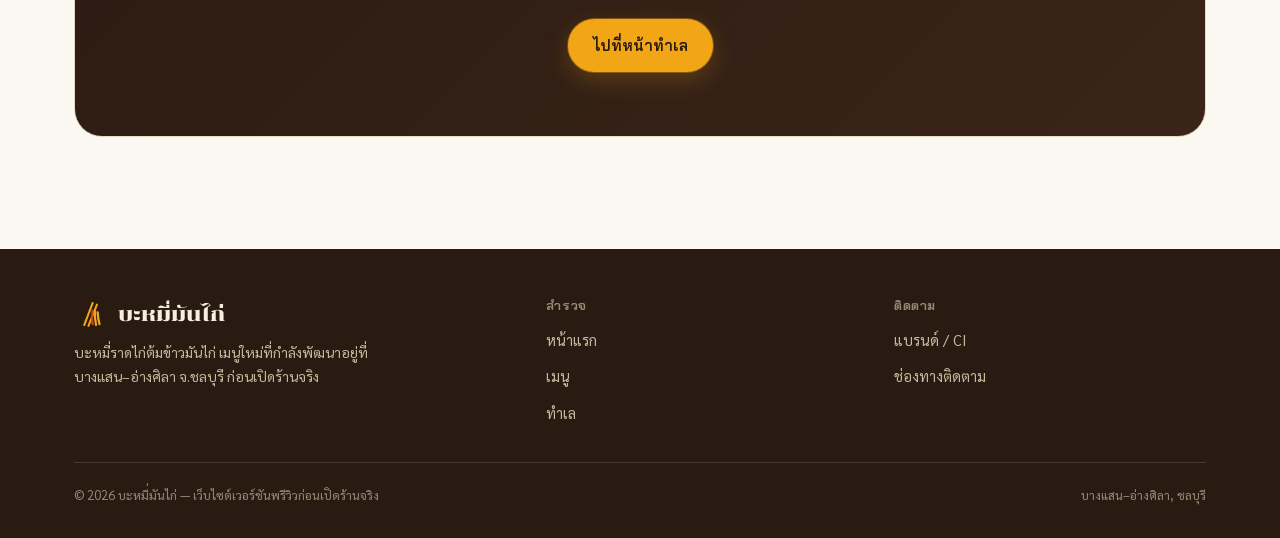
<file: story.html>
<!DOCTYPE html>
<html lang="th">
<head>
<meta charset="UTF-8">
<meta name="viewport" content="width=device-width, initial-scale=1.0">
<title>เรื่องราว | บะหมี่มันไก่</title>
<meta name="description" content="จุดเริ่มต้นของบะหมี่มันไก่ จากไอเดียที่เห็นช่องว่างระหว่างบะหมี่กับข้าวมันไก่ สองเมนูที่คนไทยรักอยู่แล้ว">
<meta property="og:type" content="website">
<meta property="og:title" content="เรื่องราว | บะหมี่มันไก่">
<meta property="og:description" content="จุดเริ่มต้นของบะหมี่มันไก่ และสองคนเบื้องหลังร้าน">
<meta property="og:locale" content="th_TH">
<link rel="icon" type="image/svg+xml" href="assets/favicon.svg">
<link rel="preconnect" href="https://fonts.googleapis.com">
<link rel="preconnect" href="https://fonts.gstatic.com" crossorigin>
<link rel="stylesheet" href="assets/styles.css">
</head>
<body>
<a href="#main" class="skip-link">ข้ามไปเนื้อหาหลัก</a>

<header class="site-header">
  <div class="container nav">
    <a href="index.html" class="brand">
      <svg class="logo-mark" viewBox="0 0 40 40" aria-hidden="true"><line x1="12" y1="33" x2="22" y2="7" stroke="currentColor" stroke-width="2.4" stroke-linecap="round"/><line x1="17" y1="34" x2="27" y2="9" stroke="currentColor" stroke-width="2.4" stroke-linecap="round"/><path d="M22 16 C20 24 21 28 22 32" stroke="#C4472B" stroke-width="2.6" fill="none" stroke-linecap="round"/><path d="M25 17 C24 24 25 29 26 33" stroke="#F2A616" stroke-width="2.6" fill="none" stroke-linecap="round"/><path d="M28 18 C28 25 29 29 30 32" stroke="currentColor" stroke-width="2.6" fill="none" stroke-linecap="round"/></svg>
      <span>บะหมี่มันไก่<span class="brand-sub">บางแสน–อ่างศิลา · จ.ชลบุรี</span></span>
    </a>
    <button class="nav-toggle" aria-label="เปิดเมนู" aria-expanded="false">
      <svg viewBox="0 0 24 24" fill="none" stroke="currentColor" stroke-width="1.8" stroke-linecap="round"><path d="M4 7h16M4 12h16M4 17h16"/></svg>
    </button>
    <ul class="nav-links">
      <li><a href="index.html">หน้าแรก</a></li>
      <li><a href="menu.html">เมนู</a></li>
      <li><a href="story.html" aria-current="page">เรื่องราว</a></li>
      <li><a href="location.html">ทำเล</a></li>
      <li><a href="ci.html">CI แบรนด์</a></li>
      <li><a href="contact.html">ติดตาม</a></li>
    </ul>
    <div class="nav-cta">
      <a href="contact.html" class="btn btn-primary">ติดตามความคืบหน้า</a>
    </div>
  </div>
</header>

<main id="main">

  <section class="page-header">
    <div class="hero-bg" aria-hidden="true" style="opacity:.6;"></div>
    <div class="container hero-inner">
      <span class="eyebrow reveal">ที่มา</span>
      <h1 class="reveal" style="margin-top:10px;">จุดเริ่มต้นของบะหมี่มันไก่</h1>
      <p class="lead reveal">ไอเดียที่เกิดจากการมองเห็นช่องว่างเล็กๆ ระหว่างสองเมนูที่คนไทยรักอยู่แล้ว ไม่ใช่การประดิษฐ์รสชาติใหม่ที่ไม่มีใครรู้จัก</p>
    </div>
  </section>

  <section class="section">
    <div class="container">
      <div class="grid-2 reveal" style="align-items:center;">
        <div>
          <span class="eyebrow">ช่องว่างที่เรามองเห็น</span>
          <h2 style="margin-top:10px; font-size:clamp(1.6rem,3.2vw,2.3rem);">ของสองอย่างที่คนไทยรักอยู่แล้ว แต่ยังไม่เคยมาเจอกัน</h2>
          <p class="dish-desc" style="margin-top:16px; font-size:15px;">ร้านบะหมี่เกี๊ยวกับร้านข้าวมันไก่มีอยู่แทบทุกหัวมุมถนน แข่งกันด้วยราคาและทำเลเป็นหลัก ร้านใหม่ที่เปิดมาเหมือนร้านอื่นจึงไม่มีเหตุผลให้ลูกค้าเปลี่ยนใจมา</p>
          <p class="dish-desc" style="margin-top:12px; font-size:15px;">ไก่ต้มแบบข้าวมันไก่ไม่เคยถูกใช้เป็นหน้าบะหมี่แบบจริงจัง ทั้งที่รสของมันเข้ากับเส้นบะหมี่ได้ และน้ำจิ้มข้าวมันไก่ก็มีศักยภาพจะกลายเป็นน้ำซอสราดเส้นที่ไม่เหมือนใคร นี่ไม่ใช่การคิดค้นรสชาติที่คนไม่รู้จัก แต่เป็นการเอาของสองอย่างที่คนไทยรักอยู่แล้วมาเจอกันในรูปแบบที่ยังไม่มีใครทำเป็นเมนูหลัก</p>
        </div>
        <div class="callout">
          <p>“การที่ยังไม่มีใครทำเมนูนี้ มีคำอธิบายได้สองแบบ — ยังไม่มีใครคิด หรือเคยมีคนลองแล้วมันไม่เวิร์ก การทำออกมาชิมจริงคือวิธีเดียวที่จะรู้ว่าเป็นแบบไหน”</p>
          <cite>แนวคิดตั้งต้นของบาสและน้องปลื้ม</cite>
        </div>
      </div>
    </div>
  </section>

  <div class="container"><div class="divider-motif" aria-hidden="true">
    <svg viewBox="0 0 40 40"><line x1="12" y1="33" x2="22" y2="7" stroke="currentColor" stroke-width="2.4" stroke-linecap="round"/><line x1="17" y1="34" x2="27" y2="9" stroke="currentColor" stroke-width="2.4" stroke-linecap="round"/><path d="M22 16 C20 24 21 28 22 32" stroke="#C4472B" stroke-width="2.6" fill="none" stroke-linecap="round"/><path d="M25 17 C24 24 25 29 26 33" stroke="#F2A616" stroke-width="2.6" fill="none" stroke-linecap="round"/><path d="M28 18 C28 25 29 29 30 32" stroke="currentColor" stroke-width="2.6" fill="none" stroke-linecap="round"/></svg>
  </div></div>

  <!-- TIMELINE -->
  <section class="section-tight">
    <div class="container">
      <div class="section-head reveal">
        <span class="eyebrow">เส้นทาง</span>
        <h2>กว่าจะถึงวันเปิดร้าน</h2>
      </div>
      <div class="timeline reveal">
        <div class="tl-item">
          <div class="tl-dot"><svg viewBox="0 0 24 24" fill="none" stroke="currentColor" stroke-width="1.8" stroke-linecap="round" stroke-linejoin="round"><circle cx="12" cy="12" r="9"/><path d="M12 7v5l3.5 2"/></svg></div>
          <div class="tl-body">
            <h3>มองเห็นช่องว่าง</h3>
            <p>สังเกตว่าไก่ต้มข้าวมันไก่ไม่เคยถูกใช้เป็นหน้าบะหมี่จริงจัง เกิดเป็นไอเดียตั้งต้น</p>
          </div>
        </div>
        <div class="tl-item">
          <div class="tl-dot"><svg viewBox="0 0 24 24" fill="none" stroke="currentColor" stroke-width="1.8" stroke-linecap="round" stroke-linejoin="round"><path d="M4 12h16M4 6h16M4 18h10"/></svg></div>
          <div class="tl-body">
            <h3>ทำออกมาชิมจริงครั้งแรก <span class="tag tag-green" style="margin-left:6px;">กำลังทำ</span></h3>
            <p>พัฒนาสูตรน้ำซอสและสัดส่วนไก่ ให้คนนอกครอบครัวได้ลองชิมก่อนลงทุนหนัก</p>
          </div>
        </div>
        <div class="tl-item">
          <div class="tl-dot"><svg viewBox="0 0 24 24" fill="none" stroke="currentColor" stroke-width="1.8" stroke-linecap="round" stroke-linejoin="round"><circle cx="9" cy="8" r="3"/><circle cx="17" cy="8" r="3"/><path d="M3 20c0-3.5 3-6 6-6s6 2.5 6 6M13 14.3c2.7.4 5 2.7 5 5.7"/></svg></div>
          <div class="tl-body">
            <h3>วางโครงสร้างหุ้นส่วน <span class="tag tag-green" style="margin-left:6px;">กำลังทำ</span></h3>
            <p>บาสและน้องปลื้มตกลงสัดส่วน บทบาท และทางออกร่วมกัน ก่อนใครลงเงินสักบาท</p>
          </div>
        </div>
        <div class="tl-item">
          <div class="tl-dot"><svg viewBox="0 0 24 24" fill="none" stroke="currentColor" stroke-width="1.8" stroke-linecap="round" stroke-linejoin="round"><path d="M12 21s-7-6.4-7-11.5A7 7 0 0 1 19 9.5C19 14.6 12 21 12 21Z"/><circle cx="12" cy="9.5" r="2.3"/></svg></div>
          <div class="tl-body">
            <h3>สำรวจทำเลจริง</h3>
            <p>เดินดูทำเลและค่าเช่าจริงในย่านบางแสน–อ่างศิลา แทนที่ตัวเลขประมาณการทั้งหมด</p>
          </div>
        </div>
        <div class="tl-item">
          <div class="tl-dot"><svg viewBox="0 0 24 24" fill="none" stroke="currentColor" stroke-width="1.8" stroke-linecap="round" stroke-linejoin="round"><path d="M4 21h16M6 21V10l6-6 6 6v11M10 21v-6h4v6"/></svg></div>
          <div class="tl-body">
            <h3>เปิดร้าน</h3>
            <p>เมื่อสูตร ทำเล และโครงสร้างหุ้นส่วนพร้อมทั้งหมด</p>
          </div>
        </div>
      </div>
    </div>
  </section>

  <!-- FOUNDERS -->
  <section class="section">
    <div class="container">
      <div class="section-head reveal">
        <span class="eyebrow">คนทำ</span>
        <h2>สองคนที่อยู่เบื้องหลัง</h2>
        <p class="lead">ทั้งสองคนรู้จักกันจากการวิ่งเทรล ไม่ใช่จากการทำธุรกิจร่วมกันมาก่อน — ความสนิทแบบเพื่อนกับความเข้ากันได้ในฐานะหุ้นส่วนเป็นคนละเรื่อง จึงต้องคุยกันให้ชัดตั้งแต่ต้น</p>
      </div>
      <div class="grid-2 reveal">
        <div class="founder-card">
          <div class="founder-avatar">บ</div>
          <div>
            <div class="founder-name">บาส</div>
            <div class="founder-role">ริเริ่มธุรกิจ · การตลาด · ระบบและออนไลน์</div>
            <p class="founder-bio">วางระบบร้าน ดูแลแบรนด์และช่องทางออนไลน์ทั้งหมดเอง — ความสามารถที่ร้านอาหารเล็กส่วนใหญ่ต้องจ้างคนนอกทำ</p>
          </div>
        </div>
        <div class="founder-card">
          <div class="founder-avatar">ป</div>
          <div>
            <div class="founder-name">น้องปลื้ม</div>
            <div class="founder-role">ครัว · สูตรข้าวมันไก่ · ความรู้ตลาดในพื้นที่</div>
            <p class="founder-bio">เจ้าของสูตรข้าวมันไก่ที่เคยขายได้จริง ครอบครัวอยู่ในธุรกิจอาหารย่านบางแสน–อ่างศิลามานาน</p>
          </div>
        </div>
      </div>
    </div>
  </section>

  <!-- VALUES -->
  <section class="section-tight">
    <div class="container">
      <div class="section-head reveal">
        <span class="eyebrow">สิ่งที่เรายึดถือ</span>
        <h2>หลักที่ไม่ยอมประนีประนอม</h2>
      </div>
      <div class="grid-3 reveal">
        <div class="card">
          <svg class="card-marker" viewBox="0 0 24 24" fill="none" stroke="currentColor" stroke-width="1.6" stroke-linecap="round" stroke-linejoin="round"><path d="M4 12h16M4 6h16M4 18h10"/></svg>
          <h3 style="font-size:16px;">สูตรที่ตวงได้ทุกกรัม</h3>
          <p class="dish-desc" style="margin-top:8px;">รสชาติต้องคงที่แม้คนทำไม่ใช่คนเดิม และเป็นสินทรัพย์ที่ทำให้ขยายร้านได้ในอนาคต</p>
        </div>
        <div class="card">
          <svg class="card-marker" viewBox="0 0 24 24" fill="none" stroke="currentColor" stroke-width="1.6" stroke-linecap="round" stroke-linejoin="round"><circle cx="12" cy="12" r="9"/><path d="M8 12.5l2.5 2.5L16 9"/></svg>
          <h3 style="font-size:16px;">ชิมกับคนนอกก่อนลงเงิน</h3>
          <p class="dish-desc" style="margin-top:8px;">ปรับสูตรจนกว่าคนแปลกหน้าจะชม ไม่ใช่แค่คนรู้จักที่เกรงใจ</p>
        </div>
        <div class="card">
          <svg class="card-marker" viewBox="0 0 24 24" fill="none" stroke="currentColor" stroke-width="1.6" stroke-linecap="round" stroke-linejoin="round"><path d="M12 21s-7-6.4-7-11.5A7 7 0 0 1 19 9.5C19 14.6 12 21 12 21Z"/><circle cx="12" cy="9.5" r="2.3"/></svg>
          <h3 style="font-size:16px;">รากในย่านนี้จริง</h3>
          <p class="dish-desc" style="margin-top:8px;">ครอบครัวน้องปลื้มอยู่ในธุรกิจอาหารบางแสน–อ่างศิลามานาน ไม่ใช่คนนอกที่เพิ่งมาลองของ</p>
        </div>
      </div>
    </div>
  </section>

  <section class="section">
    <div class="container">
      <div class="cta-band reveal">
        <span class="eyebrow" style="justify-content:center;">อยากตามต่อ</span>
        <h2 style="margin-top:12px;">ดูว่าเราเลือกทำเลไหน</h2>
        <p>อ่านการเปรียบเทียบบางแสนกับอ่างศิลาที่เรากำลังชั่งใจอยู่</p>
        <div class="hero-actions">
          <a href="location.html" class="btn btn-primary">ไปที่หน้าทำเล</a>
        </div>
      </div>
    </div>
  </section>

</main>

<footer class="site-footer">
  <div class="container">
    <div class="footer-grid">
      <div class="footer-brand">
        <a href="index.html" class="brand">
          <svg class="logo-mark" viewBox="0 0 40 40" aria-hidden="true"><line x1="12" y1="33" x2="22" y2="7" stroke="currentColor" stroke-width="2.4" stroke-linecap="round"/><line x1="17" y1="34" x2="27" y2="9" stroke="currentColor" stroke-width="2.4" stroke-linecap="round"/><path d="M22 16 C20 24 21 28 22 32" stroke="#C4472B" stroke-width="2.6" fill="none" stroke-linecap="round"/><path d="M25 17 C24 24 25 29 26 33" stroke="#F2A616" stroke-width="2.6" fill="none" stroke-linecap="round"/><path d="M28 18 C28 25 29 29 30 32" stroke="currentColor" stroke-width="2.6" fill="none" stroke-linecap="round"/></svg>
          <span>บะหมี่มันไก่</span>
        </a>
        <p class="footer-desc">บะหมี่ราดไก่ต้มข้าวมันไก่ เมนูใหม่ที่กำลังพัฒนาอยู่ที่บางแสน–อ่างศิลา จ.ชลบุรี ก่อนเปิดร้านจริง</p>
      </div>
      <div class="footer-col">
        <h4>สำรวจ</h4>
        <ul>
          <li><a href="index.html">หน้าแรก</a></li>
          <li><a href="menu.html">เมนู</a></li>
          <li><a href="location.html">ทำเล</a></li>
        </ul>
      </div>
      <div class="footer-col">
        <h4>ติดตาม</h4>
        <ul>
          <li><a href="ci.html">แบรนด์ / CI</a></li>
          <li><a href="contact.html">ช่องทางติดตาม</a></li>
        </ul>
      </div>
    </div>
    <div class="footer-bottom">
      <span>© 2026 บะหมี่มันไก่ — เว็บไซต์เวอร์ชันพรีวิวก่อนเปิดร้านจริง</span>
      <span>บางแสน–อ่างศิลา, ชลบุรี</span>
    </div>
  </div>
</footer>

<script src="assets/main.js"></script>
</body>
</html>
</file>
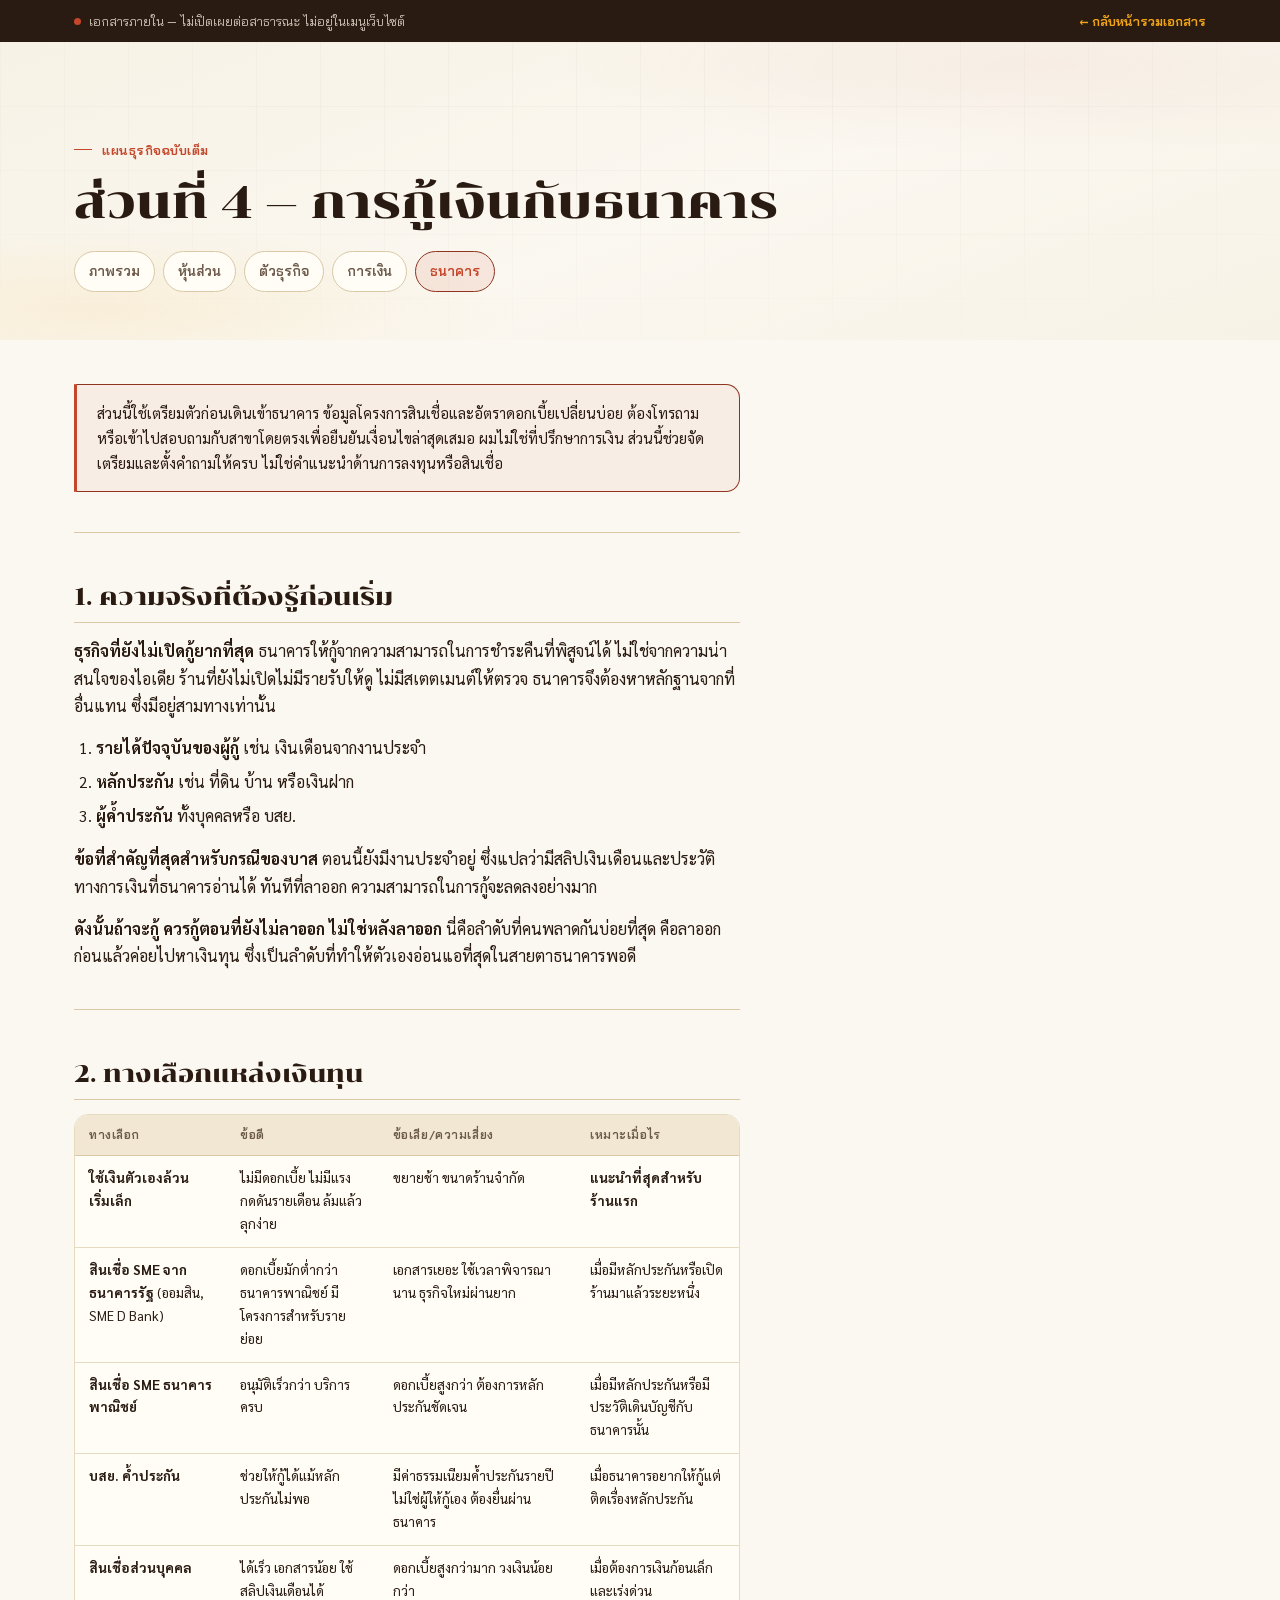
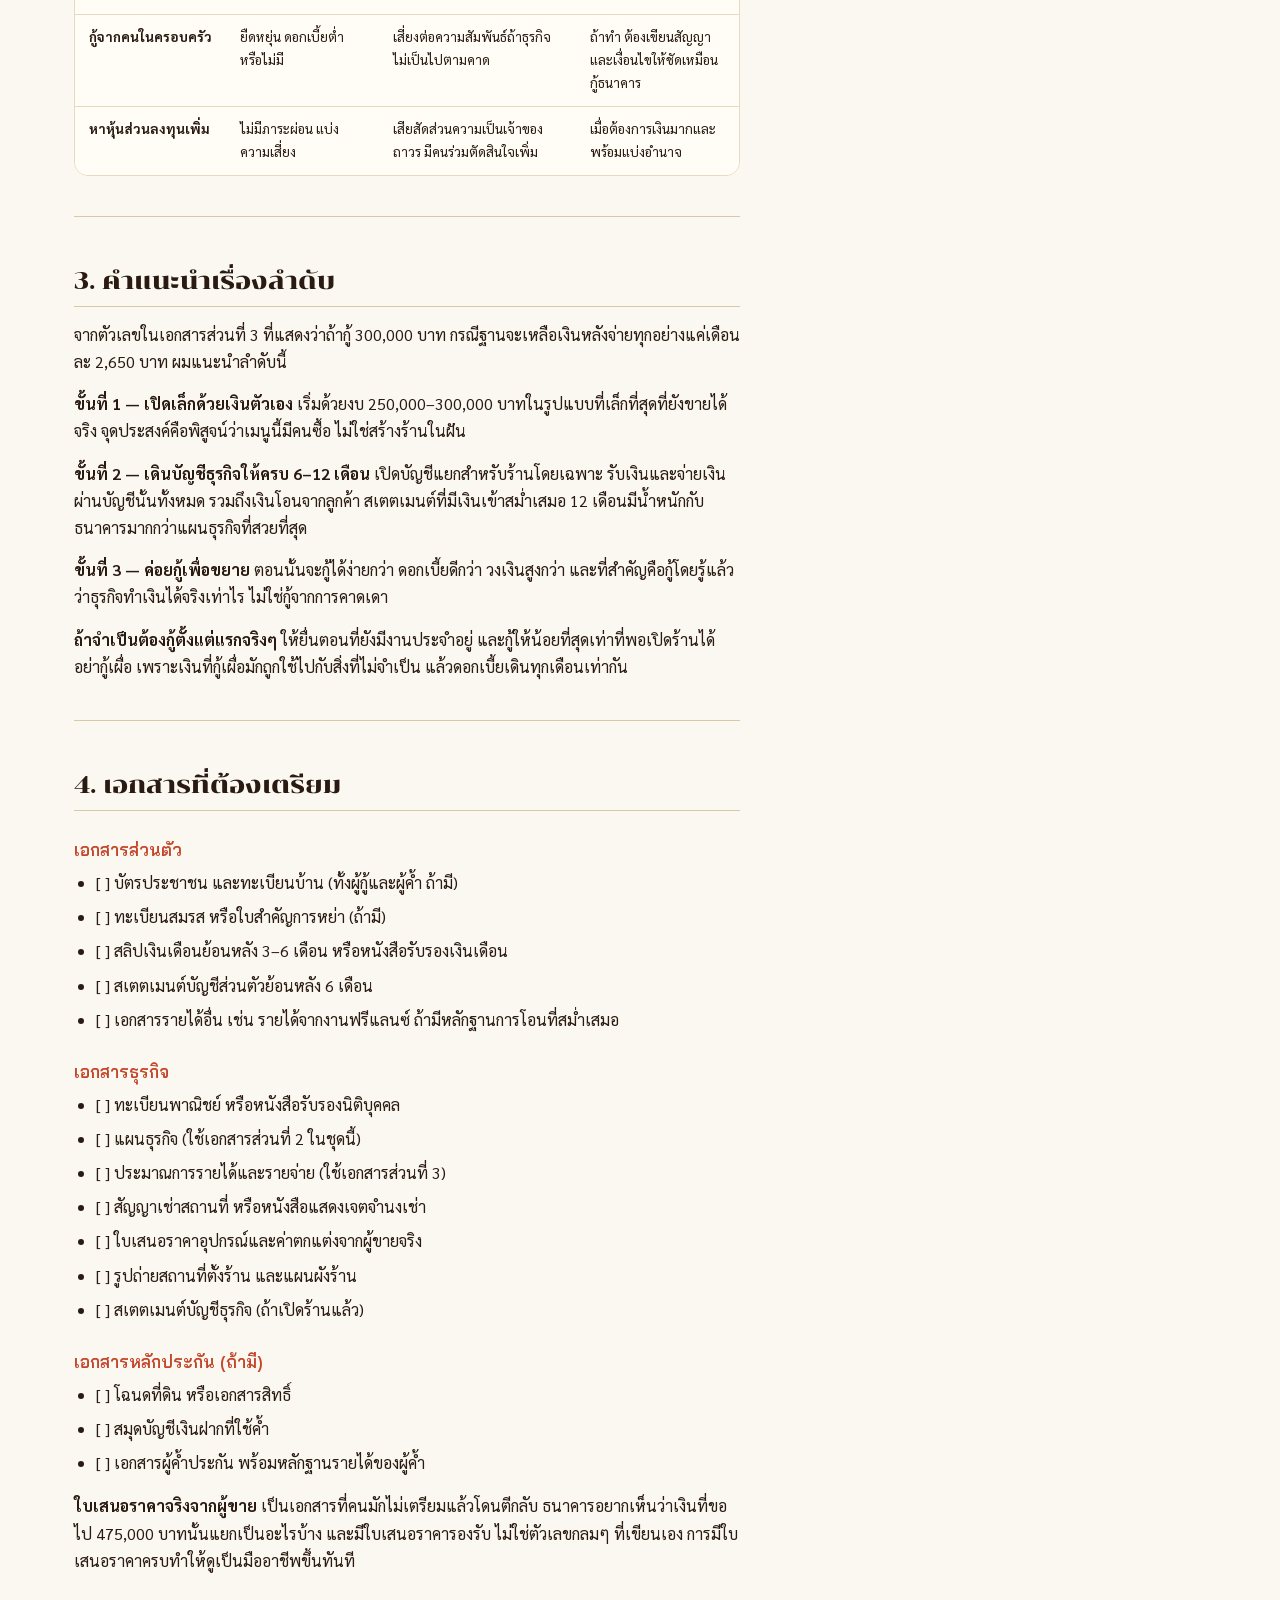
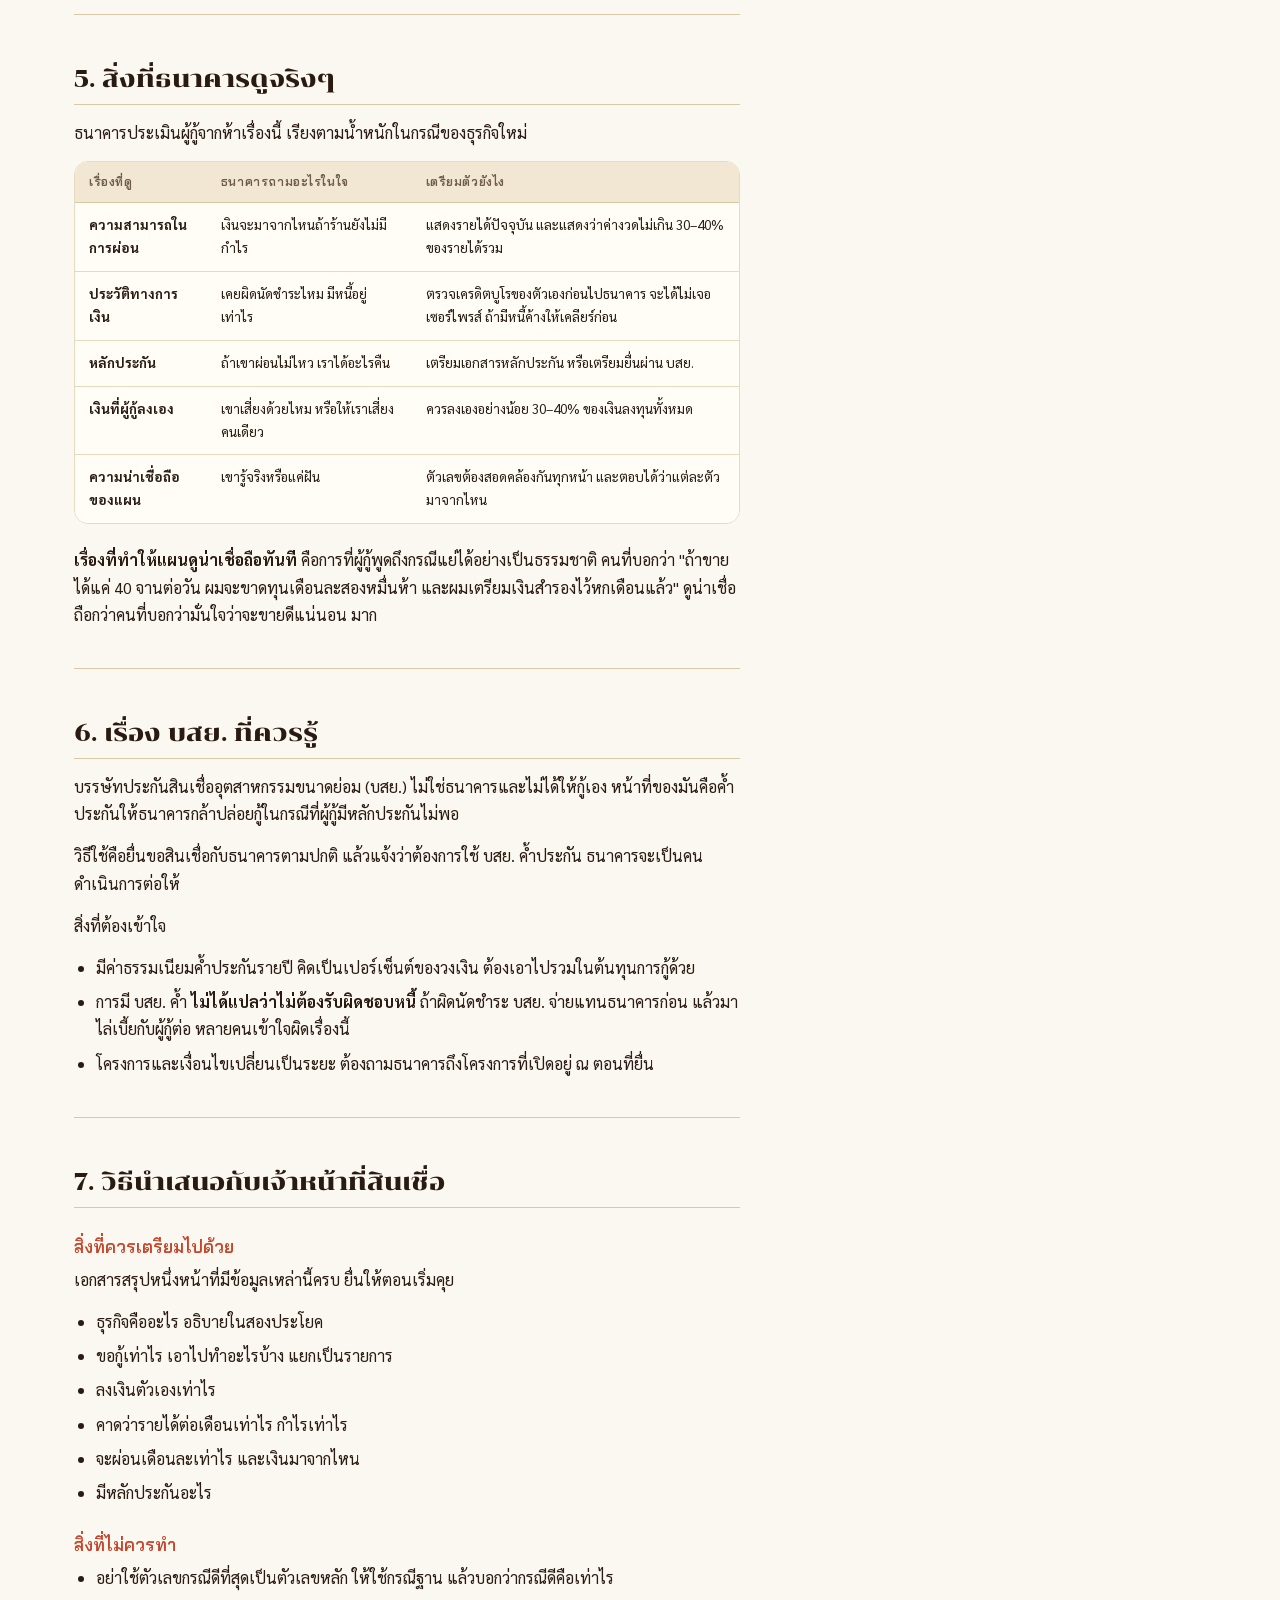
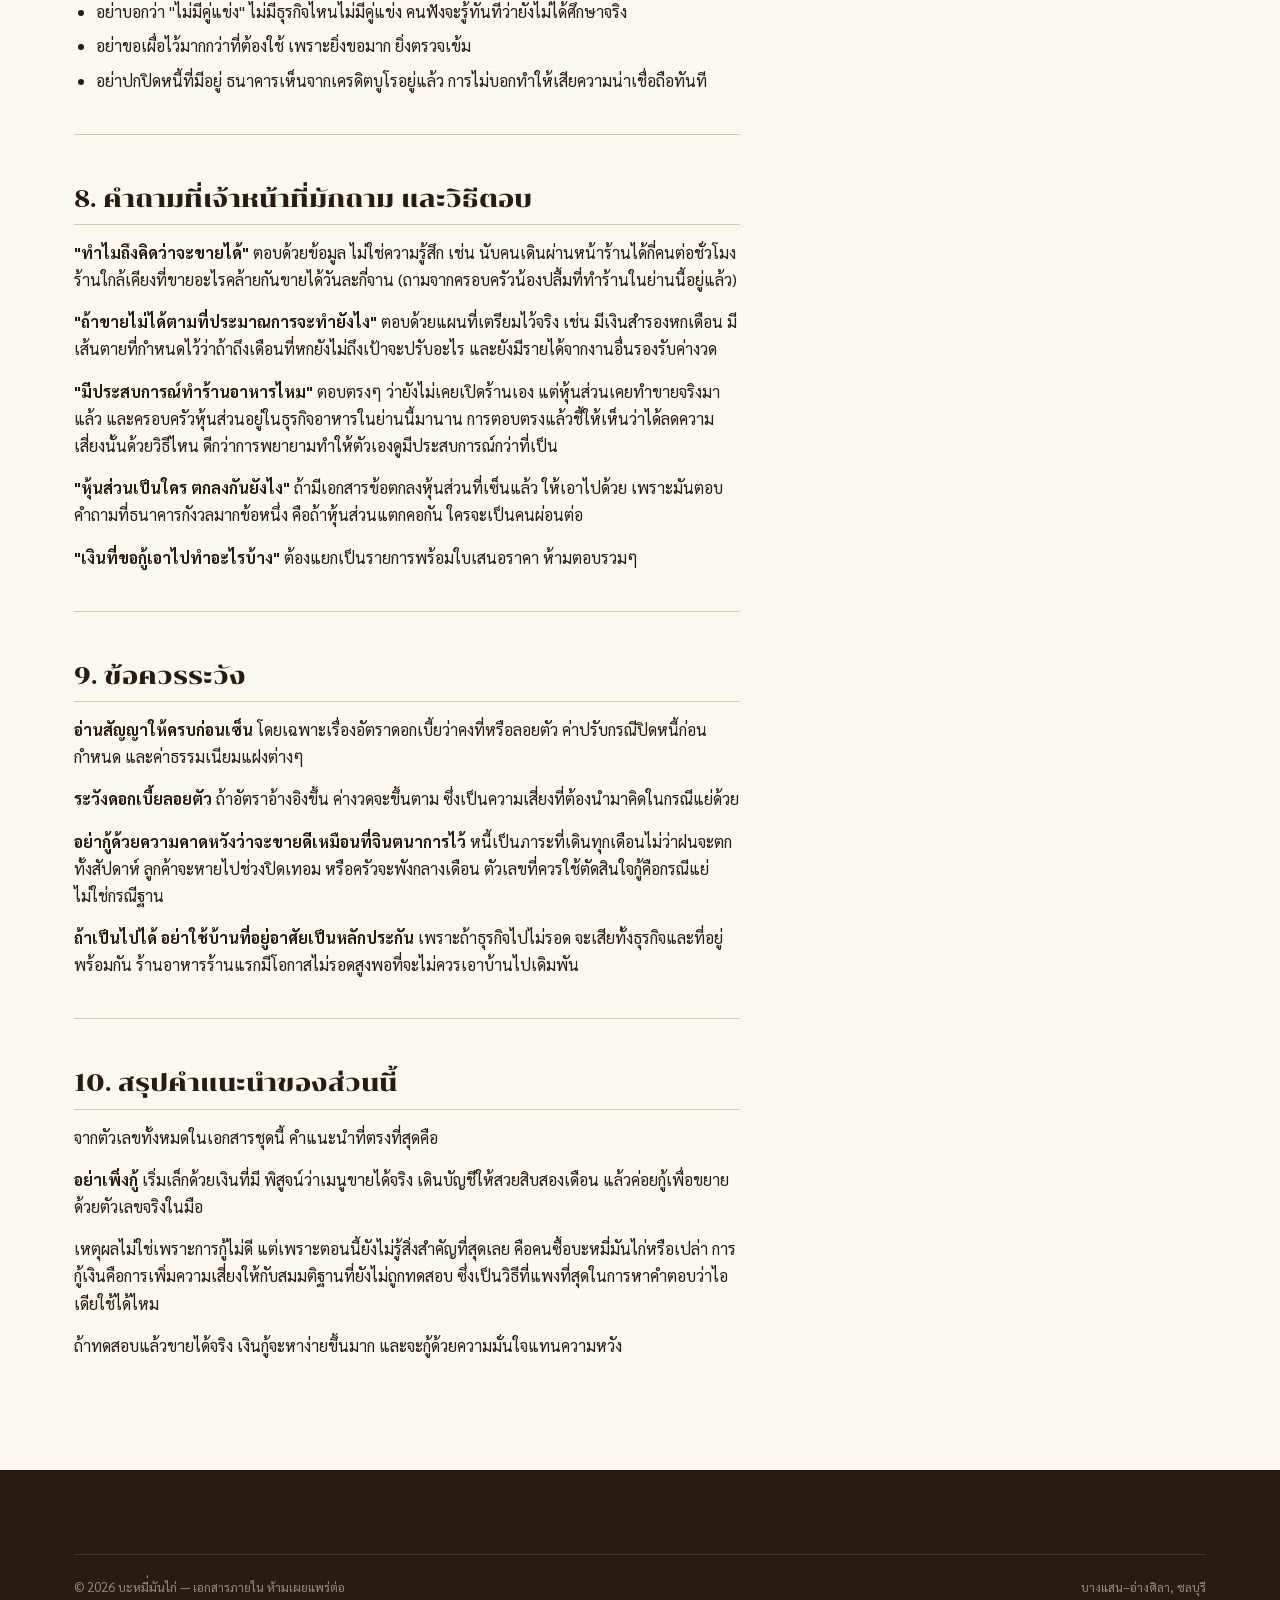
<file: internal/plan-bank-loan.html>
<!DOCTYPE html>
<html lang="th">
<head>
<meta charset="UTF-8">
<meta name="viewport" content="width=device-width, initial-scale=1.0">
<meta name="robots" content="noindex, nofollow">
<title>ส่วนที่ 4 — การกู้เงินกับธนาคาร | เอกสารภายใน · บะหมี่มันไก่</title>
<meta name="description" content="เอกสารวางแผนภายใน ไม่เปิดเผยต่อสาธารณะ">
<link rel="icon" type="image/svg+xml" href="../assets/favicon.svg">
<link rel="preconnect" href="https://fonts.googleapis.com">
<link rel="preconnect" href="https://fonts.gstatic.com" crossorigin>
<link rel="stylesheet" href="../assets/styles.css">
<link rel="stylesheet" href="../assets/internal.css">
</head>
<body>
<div class="internal-bar">
  <div class="container">
    <span class="ib-label"><span class="ib-dot"></span>เอกสารภายใน — ไม่เปิดเผยต่อสาธารณะ ไม่อยู่ในเมนูเว็บไซต์</span>
    <a href="index.html">← กลับหน้ารวมเอกสาร</a>
  </div>
</div>

<section class="page-header">
  <div class="hero-bg" aria-hidden="true" style="opacity:.6;"></div>
  <div class="container hero-inner">
    <span class="eyebrow">แผนธุรกิจฉบับเต็ม</span>
    <h1 style="margin-top:10px;">ส่วนที่ 4 — การกู้เงินกับธนาคาร</h1>
    <nav class="subnav"><a href="plan-overview.html">ภาพรวม</a><a href="plan-partnership.html">หุ้นส่วน</a><a href="plan-business.html">ตัวธุรกิจ</a><a href="plan-financials.html">การเงิน</a><a href="plan-bank-loan.html" class="is-current">ธนาคาร</a></nav>
  </div>
</section>

<section class="section doc-page">
  <div class="container">
    
    <article class="doc">
<blockquote>
<p>ส่วนนี้ใช้เตรียมตัวก่อนเดินเข้าธนาคาร
ข้อมูลโครงการสินเชื่อและอัตราดอกเบี้ยเปลี่ยนบ่อย ต้องโทรถามหรือเข้าไปสอบถามกับสาขาโดยตรงเพื่อยืนยันเงื่อนไขล่าสุดเสมอ
ผมไม่ใช่ที่ปรึกษาการเงิน ส่วนนี้ช่วยจัดเตรียมและตั้งคำถามให้ครบ ไม่ใช่คำแนะนำด้านการลงทุนหรือสินเชื่อ</p>
</blockquote>
<hr />
<h2>1. ความจริงที่ต้องรู้ก่อนเริ่ม</h2>
<p><strong>ธุรกิจที่ยังไม่เปิดกู้ยากที่สุด</strong> ธนาคารให้กู้จากความสามารถในการชำระคืนที่พิสูจน์ได้ ไม่ใช่จากความน่าสนใจของไอเดีย ร้านที่ยังไม่เปิดไม่มีรายรับให้ดู ไม่มีสเตตเมนต์ให้ตรวจ ธนาคารจึงต้องหาหลักฐานจากที่อื่นแทน ซึ่งมีอยู่สามทางเท่านั้น</p>
<ol>
<li><strong>รายได้ปัจจุบันของผู้กู้</strong> เช่น เงินเดือนจากงานประจำ</li>
<li><strong>หลักประกัน</strong> เช่น ที่ดิน บ้าน หรือเงินฝาก</li>
<li><strong>ผู้ค้ำประกัน</strong> ทั้งบุคคลหรือ บสย.</li>
</ol>
<p><strong>ข้อที่สำคัญที่สุดสำหรับกรณีของบาส</strong> ตอนนี้ยังมีงานประจำอยู่ ซึ่งแปลว่ามีสลิปเงินเดือนและประวัติทางการเงินที่ธนาคารอ่านได้ ทันทีที่ลาออก ความสามารถในการกู้จะลดลงอย่างมาก</p>
<p><strong>ดังนั้นถ้าจะกู้ ควรกู้ตอนที่ยังไม่ลาออก ไม่ใช่หลังลาออก</strong> นี่คือลำดับที่คนพลาดกันบ่อยที่สุด คือลาออกก่อนแล้วค่อยไปหาเงินทุน ซึ่งเป็นลำดับที่ทำให้ตัวเองอ่อนแอที่สุดในสายตาธนาคารพอดี</p>
<hr />
<h2>2. ทางเลือกแหล่งเงินทุน</h2>
<div class="table-wrap"><table>
<thead>
<tr>
<th>ทางเลือก</th>
<th>ข้อดี</th>
<th>ข้อเสีย/ความเสี่ยง</th>
<th>เหมาะเมื่อไร</th>
</tr>
</thead>
<tbody>
<tr>
<td><strong>ใช้เงินตัวเองล้วน เริ่มเล็ก</strong></td>
<td>ไม่มีดอกเบี้ย ไม่มีแรงกดดันรายเดือน ล้มแล้วลุกง่าย</td>
<td>ขยายช้า ขนาดร้านจำกัด</td>
<td><strong>แนะนำที่สุดสำหรับร้านแรก</strong></td>
</tr>
<tr>
<td><strong>สินเชื่อ SME จากธนาคารรัฐ</strong> (ออมสิน, SME D Bank)</td>
<td>ดอกเบี้ยมักต่ำกว่าธนาคารพาณิชย์ มีโครงการสำหรับรายย่อย</td>
<td>เอกสารเยอะ ใช้เวลาพิจารณานาน ธุรกิจใหม่ผ่านยาก</td>
<td>เมื่อมีหลักประกันหรือเปิดร้านมาแล้วระยะหนึ่ง</td>
</tr>
<tr>
<td><strong>สินเชื่อ SME ธนาคารพาณิชย์</strong></td>
<td>อนุมัติเร็วกว่า บริการครบ</td>
<td>ดอกเบี้ยสูงกว่า ต้องการหลักประกันชัดเจน</td>
<td>เมื่อมีหลักประกันหรือมีประวัติเดินบัญชีกับธนาคารนั้น</td>
</tr>
<tr>
<td><strong>บสย. ค้ำประกัน</strong></td>
<td>ช่วยให้กู้ได้แม้หลักประกันไม่พอ</td>
<td>มีค่าธรรมเนียมค้ำประกันรายปี ไม่ใช่ผู้ให้กู้เอง ต้องยื่นผ่านธนาคาร</td>
<td>เมื่อธนาคารอยากให้กู้แต่ติดเรื่องหลักประกัน</td>
</tr>
<tr>
<td><strong>สินเชื่อส่วนบุคคล</strong></td>
<td>ได้เร็ว เอกสารน้อย ใช้สลิปเงินเดือนได้</td>
<td>ดอกเบี้ยสูงกว่ามาก วงเงินน้อยกว่า</td>
<td>เมื่อต้องการเงินก้อนเล็กและเร่งด่วน</td>
</tr>
<tr>
<td><strong>กู้จากคนในครอบครัว</strong></td>
<td>ยืดหยุ่น ดอกเบี้ยต่ำหรือไม่มี</td>
<td>เสี่ยงต่อความสัมพันธ์ถ้าธุรกิจไม่เป็นไปตามคาด</td>
<td>ถ้าทำ ต้องเขียนสัญญาและเงื่อนไขให้ชัดเหมือนกู้ธนาคาร</td>
</tr>
<tr>
<td><strong>หาหุ้นส่วนลงทุนเพิ่ม</strong></td>
<td>ไม่มีภาระผ่อน แบ่งความเสี่ยง</td>
<td>เสียสัดส่วนความเป็นเจ้าของถาวร มีคนร่วมตัดสินใจเพิ่ม</td>
<td>เมื่อต้องการเงินมากและพร้อมแบ่งอำนาจ</td>
</tr>
</tbody>
</table></div>
<hr />
<h2>3. คำแนะนำเรื่องลำดับ</h2>
<p>จากตัวเลขในเอกสารส่วนที่ 3 ที่แสดงว่าถ้ากู้ 300,000 บาท กรณีฐานจะเหลือเงินหลังจ่ายทุกอย่างแค่เดือนละ 2,650 บาท ผมแนะนำลำดับนี้</p>
<p><strong>ขั้นที่ 1 — เปิดเล็กด้วยเงินตัวเอง</strong>
เริ่มด้วยงบ 250,000–300,000 บาทในรูปแบบที่เล็กที่สุดที่ยังขายได้จริง จุดประสงค์คือพิสูจน์ว่าเมนูนี้มีคนซื้อ ไม่ใช่สร้างร้านในฝัน</p>
<p><strong>ขั้นที่ 2 — เดินบัญชีธุรกิจให้ครบ 6–12 เดือน</strong>
เปิดบัญชีแยกสำหรับร้านโดยเฉพาะ รับเงินและจ่ายเงินผ่านบัญชีนั้นทั้งหมด รวมถึงเงินโอนจากลูกค้า สเตตเมนต์ที่มีเงินเข้าสม่ำเสมอ 12 เดือนมีน้ำหนักกับธนาคารมากกว่าแผนธุรกิจที่สวยที่สุด</p>
<p><strong>ขั้นที่ 3 — ค่อยกู้เพื่อขยาย</strong>
ตอนนั้นจะกู้ได้ง่ายกว่า ดอกเบี้ยดีกว่า วงเงินสูงกว่า และที่สำคัญคือกู้โดยรู้แล้วว่าธุรกิจทำเงินได้จริงเท่าไร ไม่ใช่กู้จากการคาดเดา</p>
<p><strong>ถ้าจำเป็นต้องกู้ตั้งแต่แรกจริงๆ</strong> ให้ยื่นตอนที่ยังมีงานประจำอยู่ และกู้ให้น้อยที่สุดเท่าที่พอเปิดร้านได้ อย่ากู้เผื่อ เพราะเงินที่กู้เผื่อมักถูกใช้ไปกับสิ่งที่ไม่จำเป็น แล้วดอกเบี้ยเดินทุกเดือนเท่ากัน</p>
<hr />
<h2>4. เอกสารที่ต้องเตรียม</h2>
<h3>เอกสารส่วนตัว</h3>
<ul>
<li>[ ] บัตรประชาชน และทะเบียนบ้าน (ทั้งผู้กู้และผู้ค้ำ ถ้ามี)</li>
<li>[ ] ทะเบียนสมรส หรือใบสำคัญการหย่า (ถ้ามี)</li>
<li>[ ] สลิปเงินเดือนย้อนหลัง 3–6 เดือน หรือหนังสือรับรองเงินเดือน</li>
<li>[ ] สเตตเมนต์บัญชีส่วนตัวย้อนหลัง 6 เดือน</li>
<li>[ ] เอกสารรายได้อื่น เช่น รายได้จากงานฟรีแลนซ์ ถ้ามีหลักฐานการโอนที่สม่ำเสมอ</li>
</ul>
<h3>เอกสารธุรกิจ</h3>
<ul>
<li>[ ] ทะเบียนพาณิชย์ หรือหนังสือรับรองนิติบุคคล</li>
<li>[ ] แผนธุรกิจ (ใช้เอกสารส่วนที่ 2 ในชุดนี้)</li>
<li>[ ] ประมาณการรายได้และรายจ่าย (ใช้เอกสารส่วนที่ 3)</li>
<li>[ ] สัญญาเช่าสถานที่ หรือหนังสือแสดงเจตจำนงเช่า</li>
<li>[ ] ใบเสนอราคาอุปกรณ์และค่าตกแต่งจากผู้ขายจริง</li>
<li>[ ] รูปถ่ายสถานที่ตั้งร้าน และแผนผังร้าน</li>
<li>[ ] สเตตเมนต์บัญชีธุรกิจ (ถ้าเปิดร้านแล้ว)</li>
</ul>
<h3>เอกสารหลักประกัน (ถ้ามี)</h3>
<ul>
<li>[ ] โฉนดที่ดิน หรือเอกสารสิทธิ์</li>
<li>[ ] สมุดบัญชีเงินฝากที่ใช้ค้ำ</li>
<li>[ ] เอกสารผู้ค้ำประกัน พร้อมหลักฐานรายได้ของผู้ค้ำ</li>
</ul>
<p><strong>ใบเสนอราคาจริงจากผู้ขาย</strong> เป็นเอกสารที่คนมักไม่เตรียมแล้วโดนตีกลับ ธนาคารอยากเห็นว่าเงินที่ขอไป 475,000 บาทนั้นแยกเป็นอะไรบ้าง และมีใบเสนอราคารองรับ ไม่ใช่ตัวเลขกลมๆ ที่เขียนเอง การมีใบเสนอราคาครบทำให้ดูเป็นมืออาชีพขึ้นทันที</p>
<hr />
<h2>5. สิ่งที่ธนาคารดูจริงๆ</h2>
<p>ธนาคารประเมินผู้กู้จากห้าเรื่องนี้ เรียงตามน้ำหนักในกรณีของธุรกิจใหม่</p>
<div class="table-wrap"><table>
<thead>
<tr>
<th>เรื่องที่ดู</th>
<th>ธนาคารถามอะไรในใจ</th>
<th>เตรียมตัวยังไง</th>
</tr>
</thead>
<tbody>
<tr>
<td><strong>ความสามารถในการผ่อน</strong></td>
<td>เงินจะมาจากไหนถ้าร้านยังไม่มีกำไร</td>
<td>แสดงรายได้ปัจจุบัน และแสดงว่าค่างวดไม่เกิน 30–40% ของรายได้รวม</td>
</tr>
<tr>
<td><strong>ประวัติทางการเงิน</strong></td>
<td>เคยผิดนัดชำระไหม มีหนี้อยู่เท่าไร</td>
<td>ตรวจเครดิตบูโรของตัวเองก่อนไปธนาคาร จะได้ไม่เจอเซอร์ไพรส์ ถ้ามีหนี้ค้างให้เคลียร์ก่อน</td>
</tr>
<tr>
<td><strong>หลักประกัน</strong></td>
<td>ถ้าเขาผ่อนไม่ไหว เราได้อะไรคืน</td>
<td>เตรียมเอกสารหลักประกัน หรือเตรียมยื่นผ่าน บสย.</td>
</tr>
<tr>
<td><strong>เงินที่ผู้กู้ลงเอง</strong></td>
<td>เขาเสี่ยงด้วยไหม หรือให้เราเสี่ยงคนเดียว</td>
<td>ควรลงเองอย่างน้อย 30–40% ของเงินลงทุนทั้งหมด</td>
</tr>
<tr>
<td><strong>ความน่าเชื่อถือของแผน</strong></td>
<td>เขารู้จริงหรือแค่ฝัน</td>
<td>ตัวเลขต้องสอดคล้องกันทุกหน้า และตอบได้ว่าแต่ละตัวมาจากไหน</td>
</tr>
</tbody>
</table></div>
<p><strong>เรื่องที่ทำให้แผนดูน่าเชื่อถือทันที</strong> คือการที่ผู้กู้พูดถึงกรณีแย่ได้อย่างเป็นธรรมชาติ คนที่บอกว่า "ถ้าขายได้แค่ 40 จานต่อวัน ผมจะขาดทุนเดือนละสองหมื่นห้า และผมเตรียมเงินสำรองไว้หกเดือนแล้ว" ดูน่าเชื่อถือกว่าคนที่บอกว่ามั่นใจว่าจะขายดีแน่นอน มาก</p>
<hr />
<h2>6. เรื่อง บสย. ที่ควรรู้</h2>
<p>บรรษัทประกันสินเชื่ออุตสาหกรรมขนาดย่อม (บสย.) ไม่ใช่ธนาคารและไม่ได้ให้กู้เอง หน้าที่ของมันคือค้ำประกันให้ธนาคารกล้าปล่อยกู้ในกรณีที่ผู้กู้มีหลักประกันไม่พอ</p>
<p>วิธีใช้คือยื่นขอสินเชื่อกับธนาคารตามปกติ แล้วแจ้งว่าต้องการใช้ บสย. ค้ำประกัน ธนาคารจะเป็นคนดำเนินการต่อให้</p>
<p>สิ่งที่ต้องเข้าใจ</p>
<ul>
<li>มีค่าธรรมเนียมค้ำประกันรายปี คิดเป็นเปอร์เซ็นต์ของวงเงิน ต้องเอาไปรวมในต้นทุนการกู้ด้วย</li>
<li>การมี บสย. ค้ำ <strong>ไม่ได้แปลว่าไม่ต้องรับผิดชอบหนี้</strong> ถ้าผิดนัดชำระ บสย. จ่ายแทนธนาคารก่อน แล้วมาไล่เบี้ยกับผู้กู้ต่อ หลายคนเข้าใจผิดเรื่องนี้</li>
<li>โครงการและเงื่อนไขเปลี่ยนเป็นระยะ ต้องถามธนาคารถึงโครงการที่เปิดอยู่ ณ ตอนที่ยื่น</li>
</ul>
<hr />
<h2>7. วิธีนำเสนอกับเจ้าหน้าที่สินเชื่อ</h2>
<h3>สิ่งที่ควรเตรียมไปด้วย</h3>
<p>เอกสารสรุปหนึ่งหน้าที่มีข้อมูลเหล่านี้ครบ ยื่นให้ตอนเริ่มคุย</p>
<ul>
<li>ธุรกิจคืออะไร อธิบายในสองประโยค</li>
<li>ขอกู้เท่าไร เอาไปทำอะไรบ้าง แยกเป็นรายการ</li>
<li>ลงเงินตัวเองเท่าไร</li>
<li>คาดว่ารายได้ต่อเดือนเท่าไร กำไรเท่าไร</li>
<li>จะผ่อนเดือนละเท่าไร และเงินมาจากไหน</li>
<li>มีหลักประกันอะไร</li>
</ul>
<h3>สิ่งที่ไม่ควรทำ</h3>
<ul>
<li>อย่าใช้ตัวเลขกรณีดีที่สุดเป็นตัวเลขหลัก ให้ใช้กรณีฐาน แล้วบอกว่ากรณีดีคือเท่าไร</li>
<li>อย่าบอกว่า "ไม่มีคู่แข่ง" ไม่มีธุรกิจไหนไม่มีคู่แข่ง คนฟังจะรู้ทันทีว่ายังไม่ได้ศึกษาจริง</li>
<li>อย่าขอเผื่อไว้มากกว่าที่ต้องใช้ เพราะยิ่งขอมาก ยิ่งตรวจเข้ม</li>
<li>อย่าปกปิดหนี้ที่มีอยู่ ธนาคารเห็นจากเครดิตบูโรอยู่แล้ว การไม่บอกทำให้เสียความน่าเชื่อถือทันที</li>
</ul>
<hr />
<h2>8. คำถามที่เจ้าหน้าที่มักถาม และวิธีตอบ</h2>
<p><strong>"ทำไมถึงคิดว่าจะขายได้"</strong>
ตอบด้วยข้อมูล ไม่ใช่ความรู้สึก เช่น นับคนเดินผ่านหน้าร้านได้กี่คนต่อชั่วโมง ร้านใกล้เคียงที่ขายอะไรคล้ายกันขายได้วันละกี่จาน (ถามจากครอบครัวน้องปลื้มที่ทำร้านในย่านนี้อยู่แล้ว)</p>
<p><strong>"ถ้าขายไม่ได้ตามที่ประมาณการจะทำยังไง"</strong>
ตอบด้วยแผนที่เตรียมไว้จริง เช่น มีเงินสำรองหกเดือน มีเส้นตายที่กำหนดไว้ว่าถ้าถึงเดือนที่หกยังไม่ถึงเป้าจะปรับอะไร และยังมีรายได้จากงานอื่นรองรับค่างวด</p>
<p><strong>"มีประสบการณ์ทำร้านอาหารไหม"</strong>
ตอบตรงๆ ว่ายังไม่เคยเปิดร้านเอง แต่หุ้นส่วนเคยทำขายจริงมาแล้ว และครอบครัวหุ้นส่วนอยู่ในธุรกิจอาหารในย่านนี้มานาน การตอบตรงแล้วชี้ให้เห็นว่าได้ลดความเสี่ยงนั้นด้วยวิธีไหน ดีกว่าการพยายามทำให้ตัวเองดูมีประสบการณ์กว่าที่เป็น</p>
<p><strong>"หุ้นส่วนเป็นใคร ตกลงกันยังไง"</strong>
ถ้ามีเอกสารข้อตกลงหุ้นส่วนที่เซ็นแล้ว ให้เอาไปด้วย เพราะมันตอบคำถามที่ธนาคารกังวลมากข้อหนึ่ง คือถ้าหุ้นส่วนแตกคอกัน ใครจะเป็นคนผ่อนต่อ</p>
<p><strong>"เงินที่ขอกู้เอาไปทำอะไรบ้าง"</strong>
ต้องแยกเป็นรายการพร้อมใบเสนอราคา ห้ามตอบรวมๆ</p>
<hr />
<h2>9. ข้อควรระวัง</h2>
<p><strong>อ่านสัญญาให้ครบก่อนเซ็น</strong> โดยเฉพาะเรื่องอัตราดอกเบี้ยว่าคงที่หรือลอยตัว ค่าปรับกรณีปิดหนี้ก่อนกำหนด และค่าธรรมเนียมแฝงต่างๆ</p>
<p><strong>ระวังดอกเบี้ยลอยตัว</strong> ถ้าอัตราอ้างอิงขึ้น ค่างวดจะขึ้นตาม ซึ่งเป็นความเสี่ยงที่ต้องนำมาคิดในกรณีแย่ด้วย</p>
<p><strong>อย่ากู้ด้วยความคาดหวังว่าจะขายดีเหมือนที่จินตนาการไว้</strong> หนี้เป็นภาระที่เดินทุกเดือนไม่ว่าฝนจะตกทั้งสัปดาห์ ลูกค้าจะหายไปช่วงปิดเทอม หรือครัวจะพังกลางเดือน ตัวเลขที่ควรใช้ตัดสินใจกู้คือกรณีแย่ ไม่ใช่กรณีฐาน</p>
<p><strong>ถ้าเป็นไปได้ อย่าใช้บ้านที่อยู่อาศัยเป็นหลักประกัน</strong> เพราะถ้าธุรกิจไปไม่รอด จะเสียทั้งธุรกิจและที่อยู่พร้อมกัน ร้านอาหารร้านแรกมีโอกาสไม่รอดสูงพอที่จะไม่ควรเอาบ้านไปเดิมพัน</p>
<hr />
<h2>10. สรุปคำแนะนำของส่วนนี้</h2>
<p>จากตัวเลขทั้งหมดในเอกสารชุดนี้ คำแนะนำที่ตรงที่สุดคือ</p>
<p><strong>อย่าเพิ่งกู้</strong> เริ่มเล็กด้วยเงินที่มี พิสูจน์ว่าเมนูขายได้จริง เดินบัญชีให้สวยสิบสองเดือน แล้วค่อยกู้เพื่อขยายด้วยตัวเลขจริงในมือ</p>
<p>เหตุผลไม่ใช่เพราะการกู้ไม่ดี แต่เพราะตอนนี้ยังไม่รู้สิ่งสำคัญที่สุดเลย คือคนซื้อบะหมี่มันไก่หรือเปล่า การกู้เงินคือการเพิ่มความเสี่ยงให้กับสมมติฐานที่ยังไม่ถูกทดสอบ ซึ่งเป็นวิธีที่แพงที่สุดในการหาคำตอบว่าไอเดียใช้ได้ไหม</p>
<p>ถ้าทดสอบแล้วขายได้จริง เงินกู้จะหาง่ายขึ้นมาก และจะกู้ด้วยความมั่นใจแทนความหวัง</p>
    </article>
  </div>
</section>

<footer class="site-footer">
  <div class="container">
    <div class="footer-bottom">
      <span>© 2026 บะหมี่มันไก่ — เอกสารภายใน ห้ามเผยแพร่ต่อ</span>
      <span>บางแสน–อ่างศิลา, ชลบุรี</span>
    </div>
  </div>
</footer>
</body>
</html>
</file>
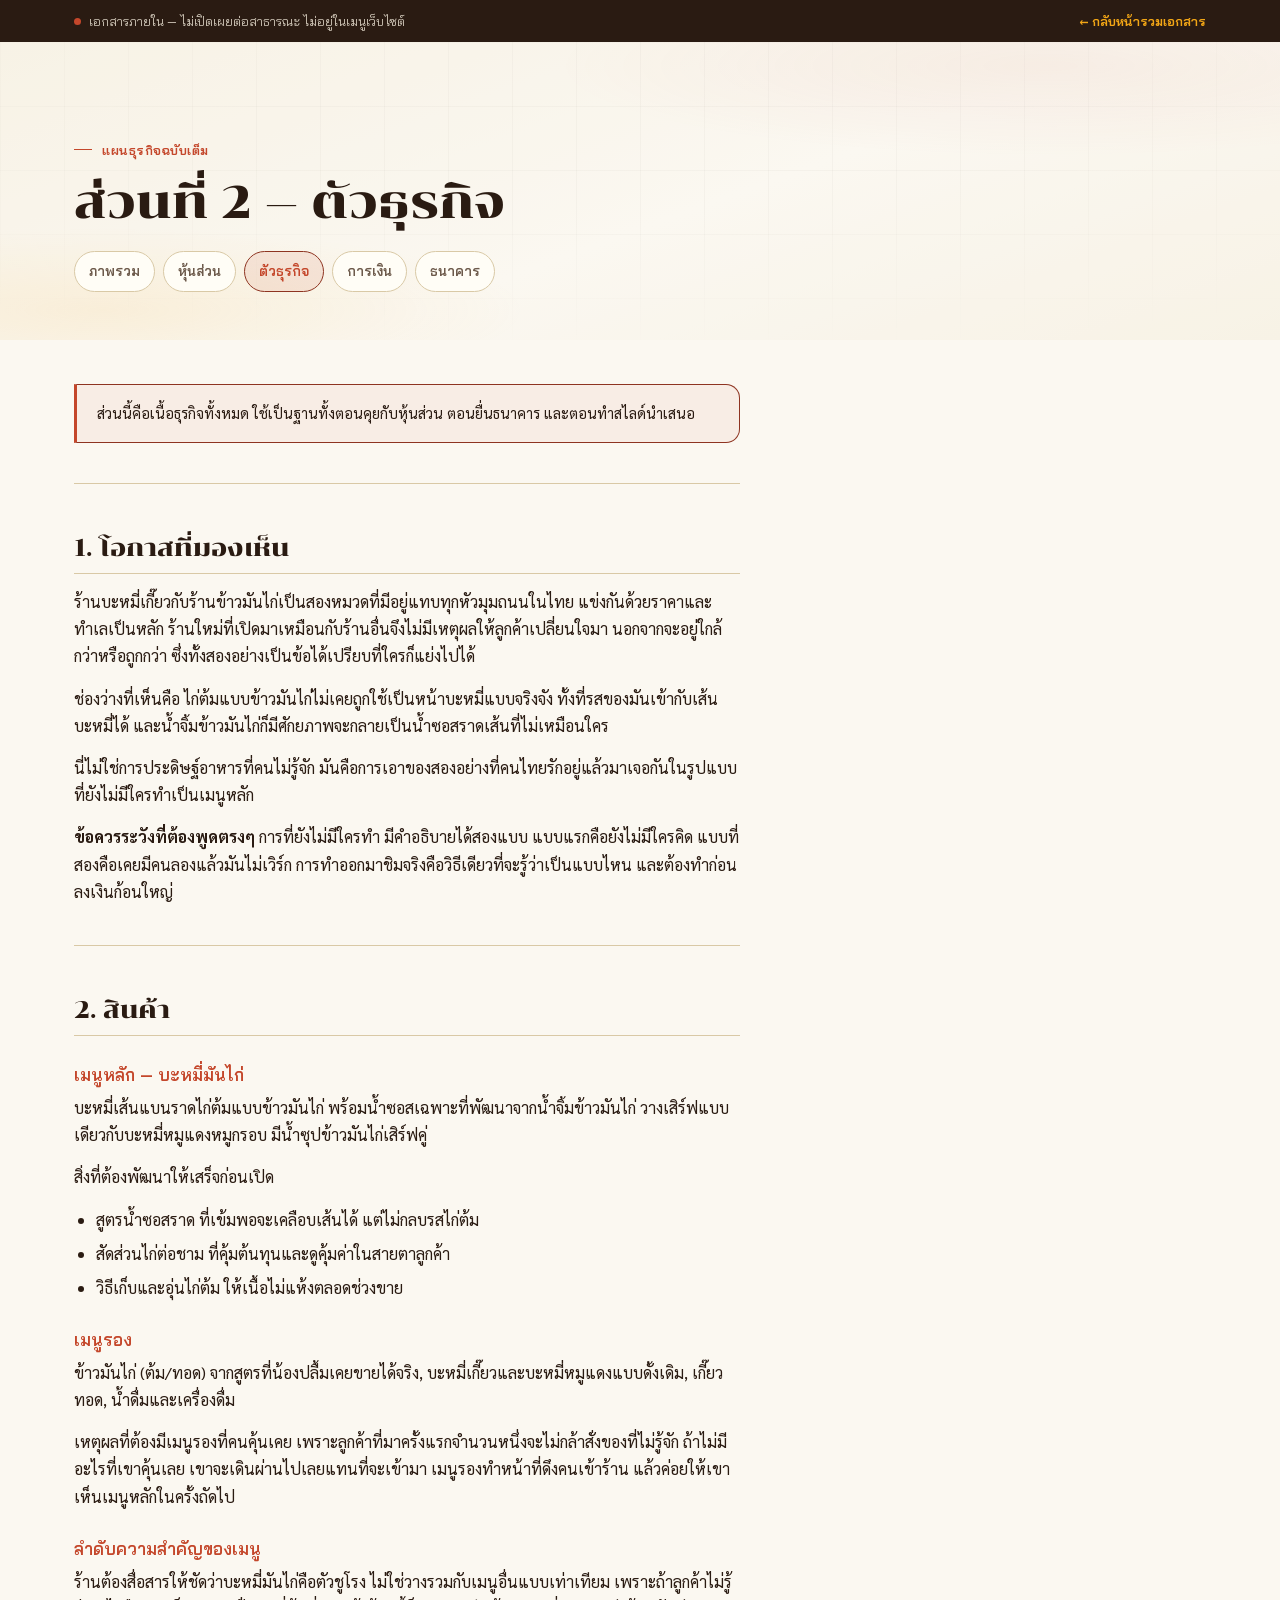
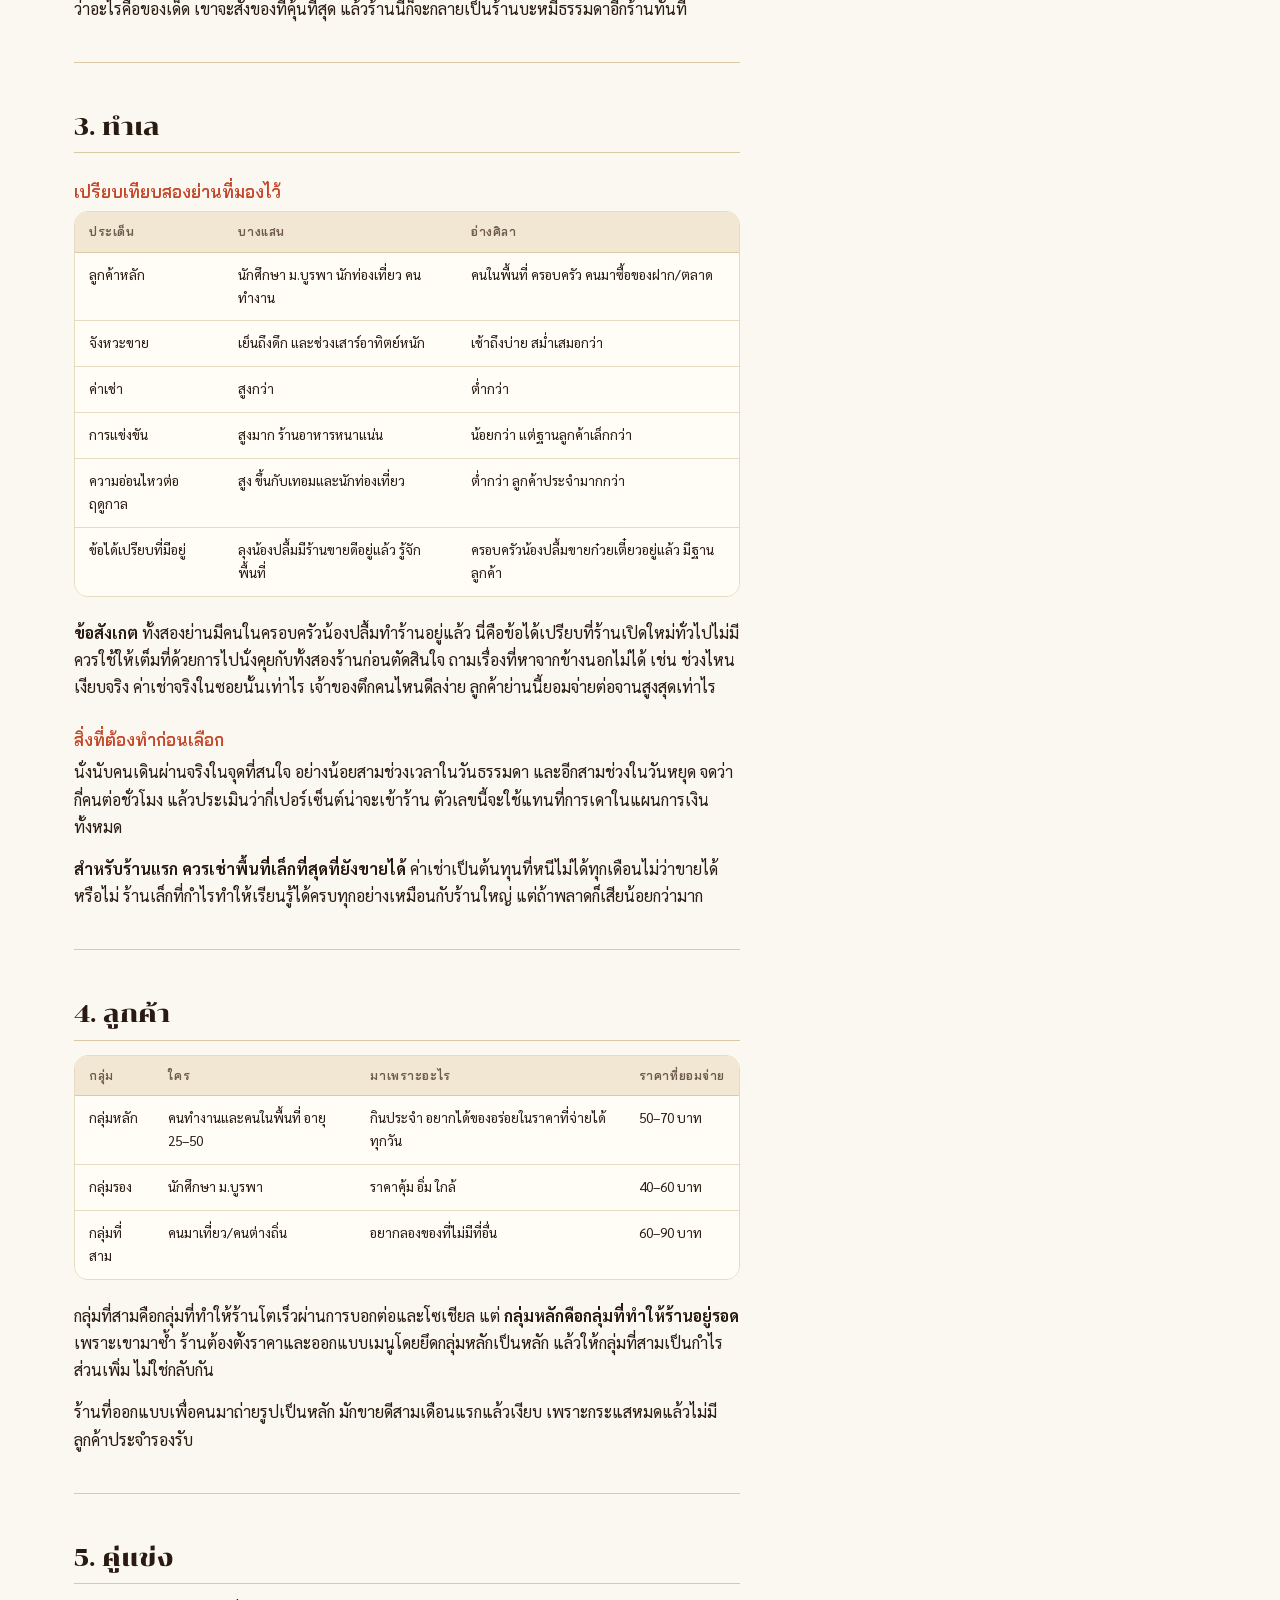
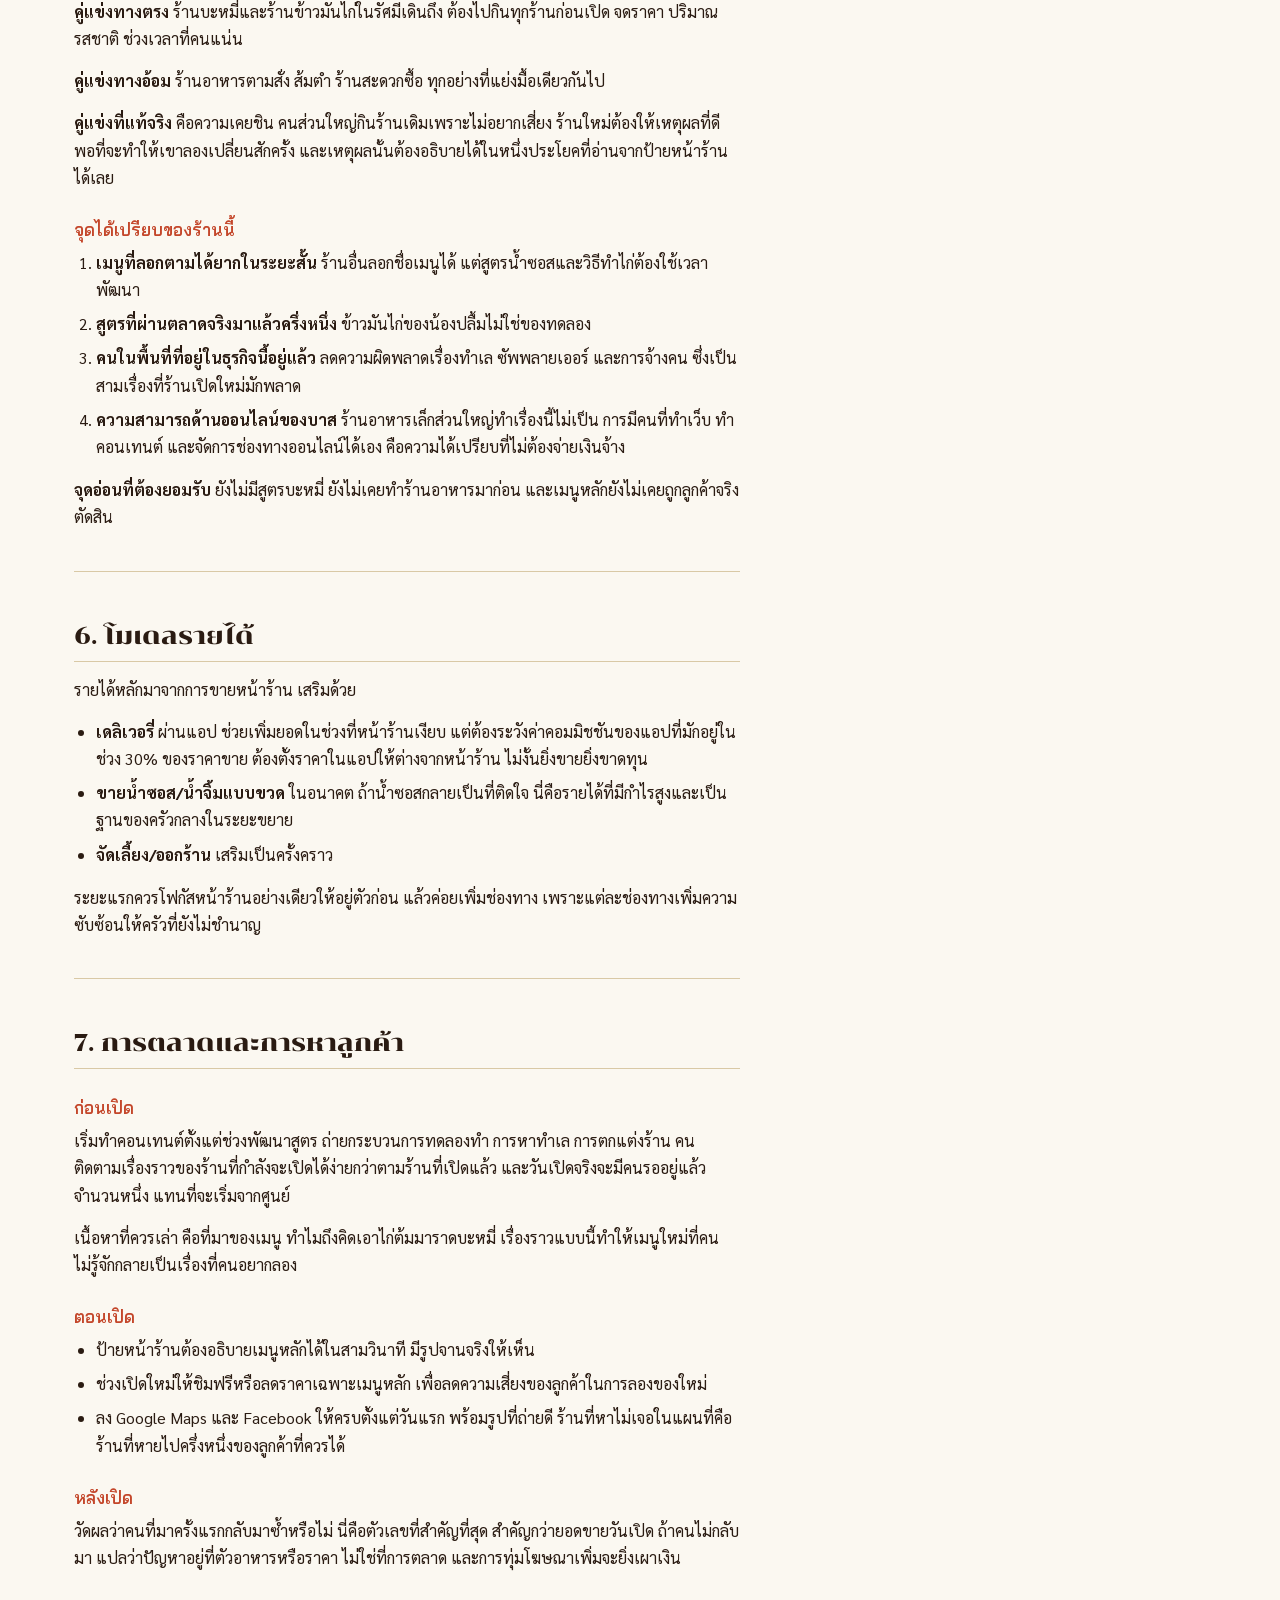
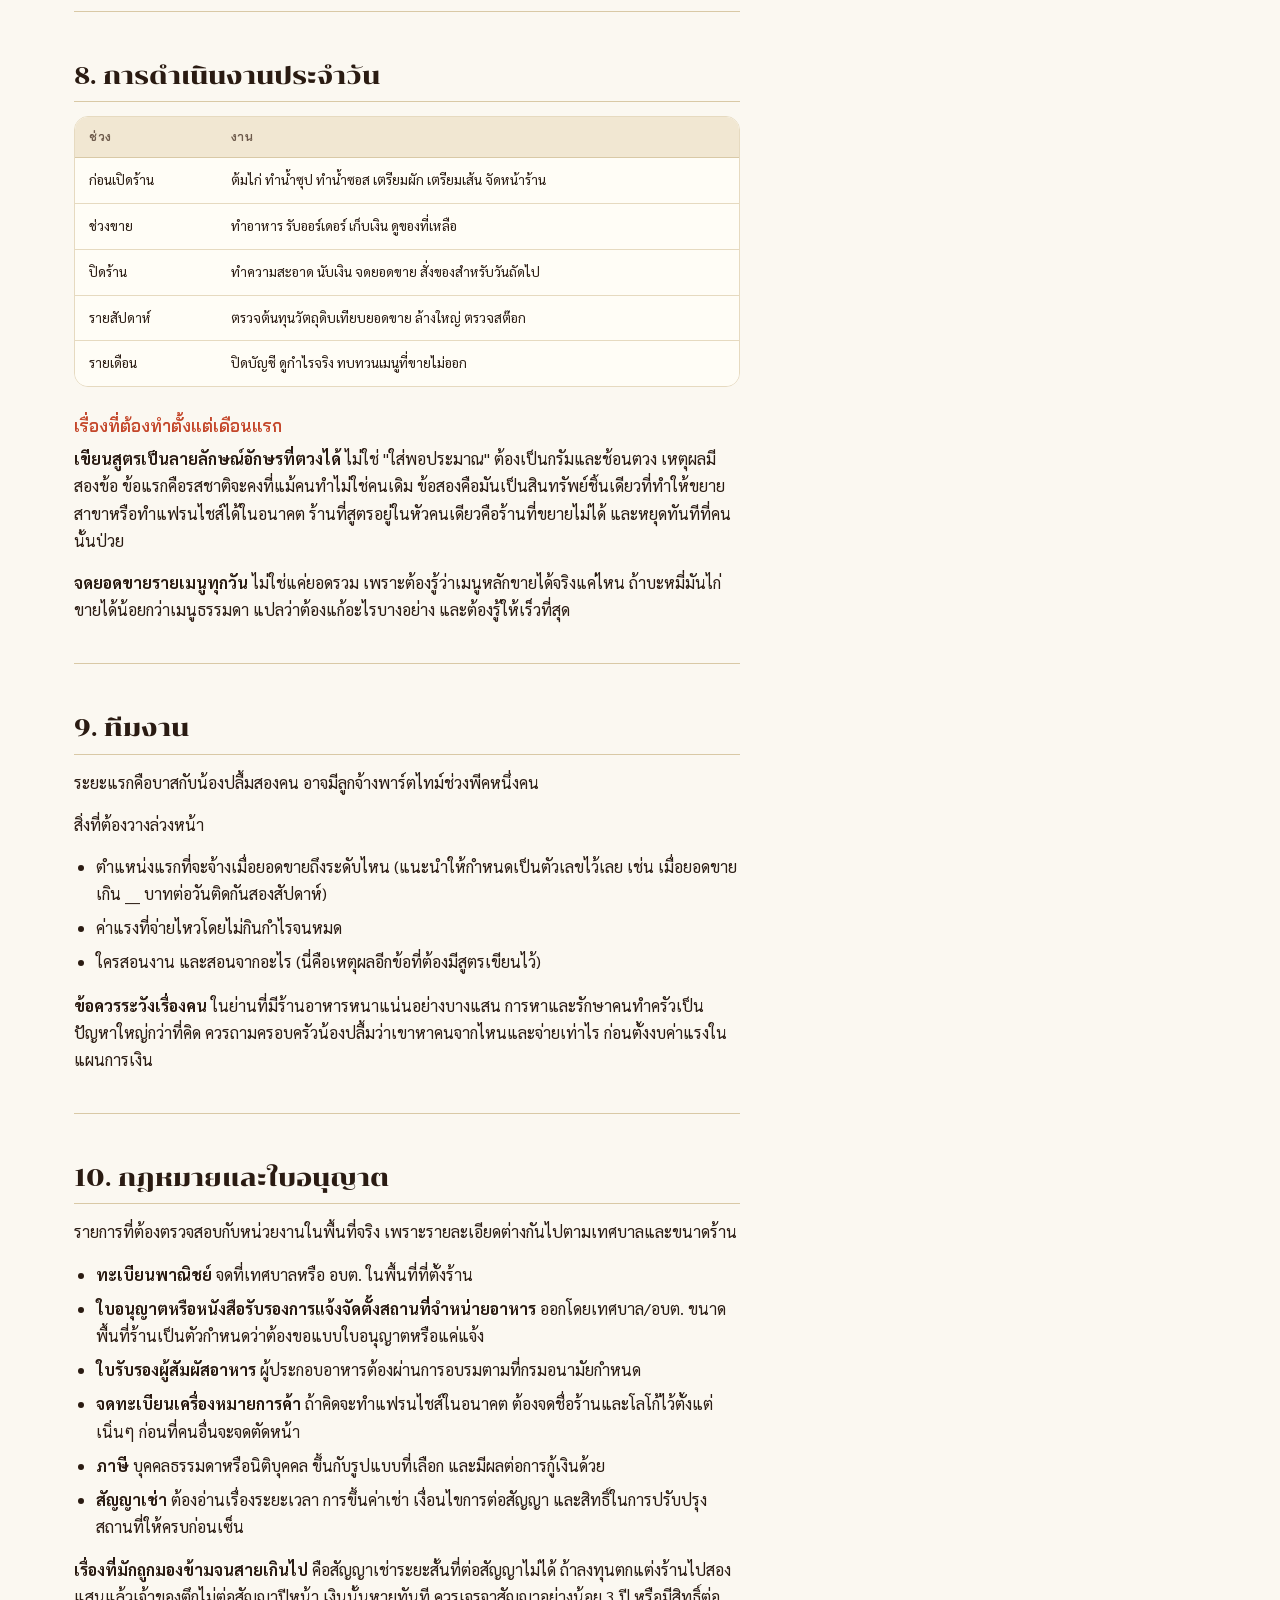
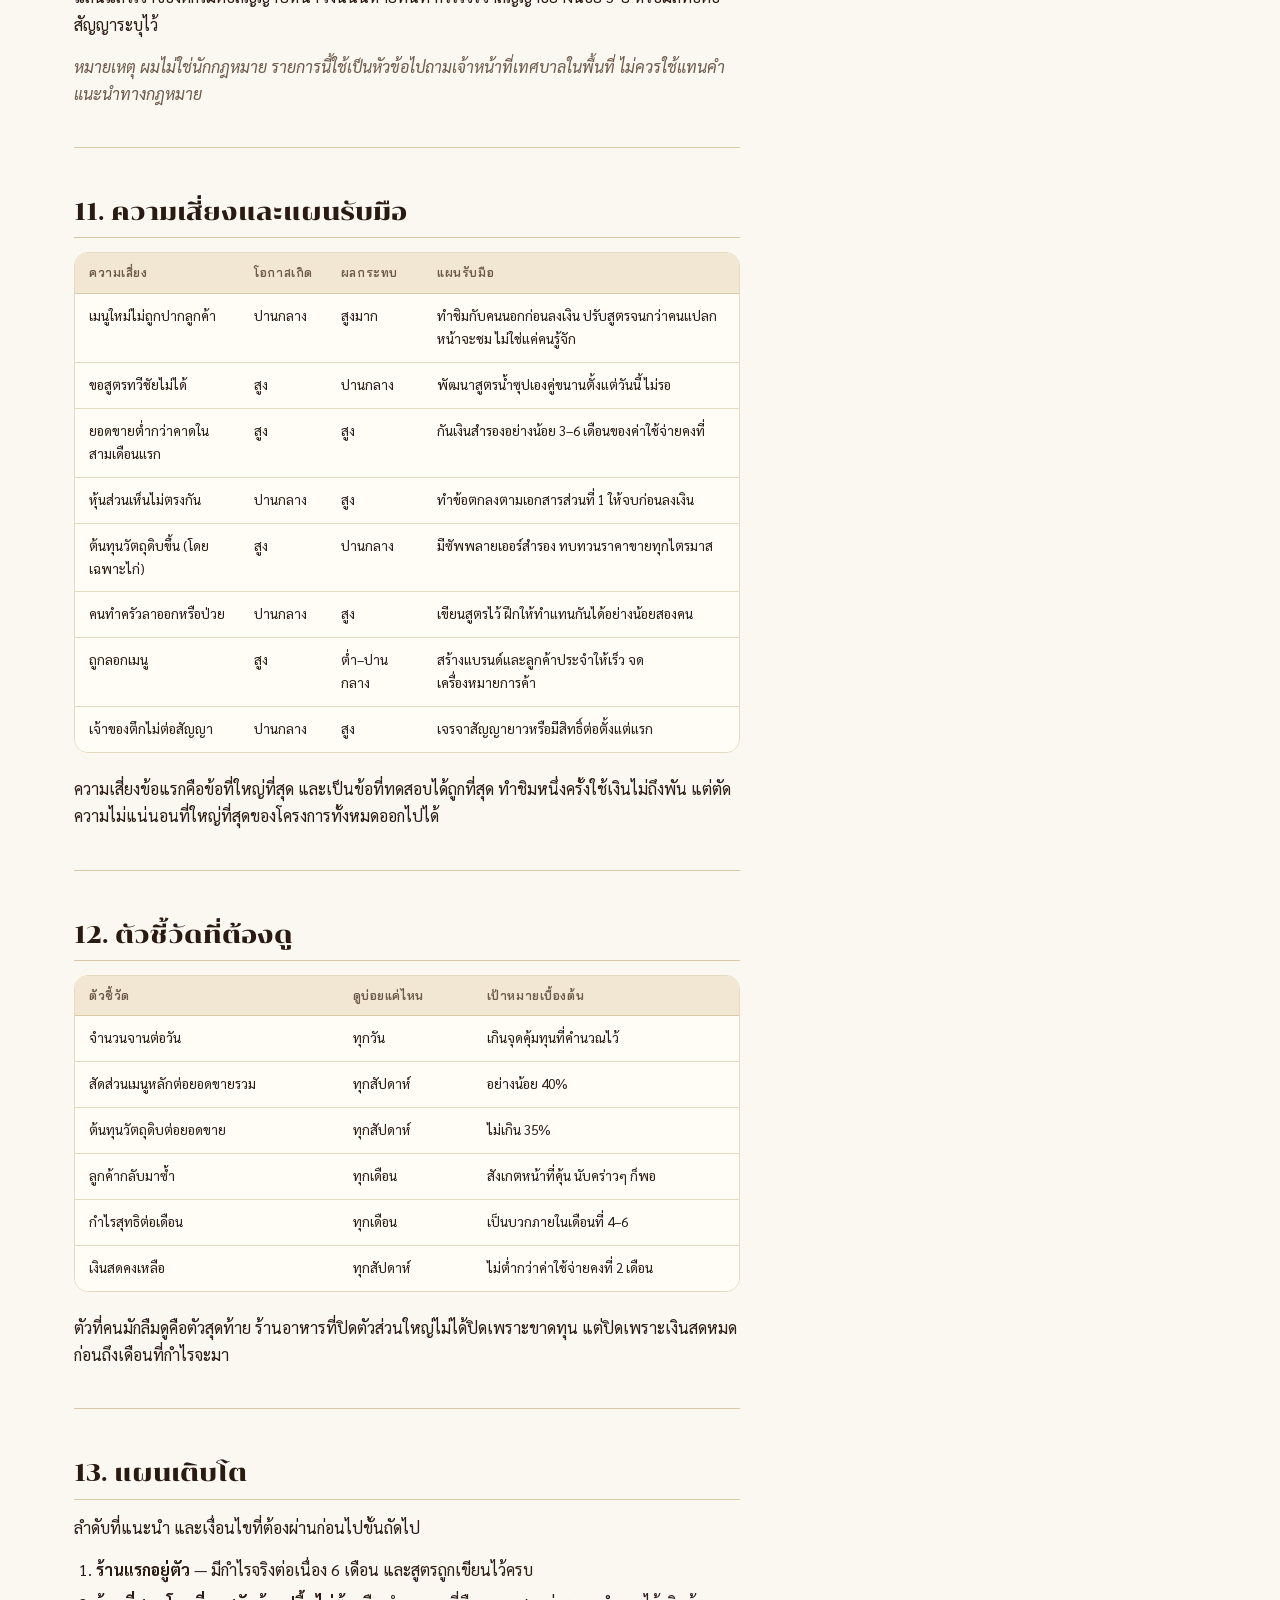
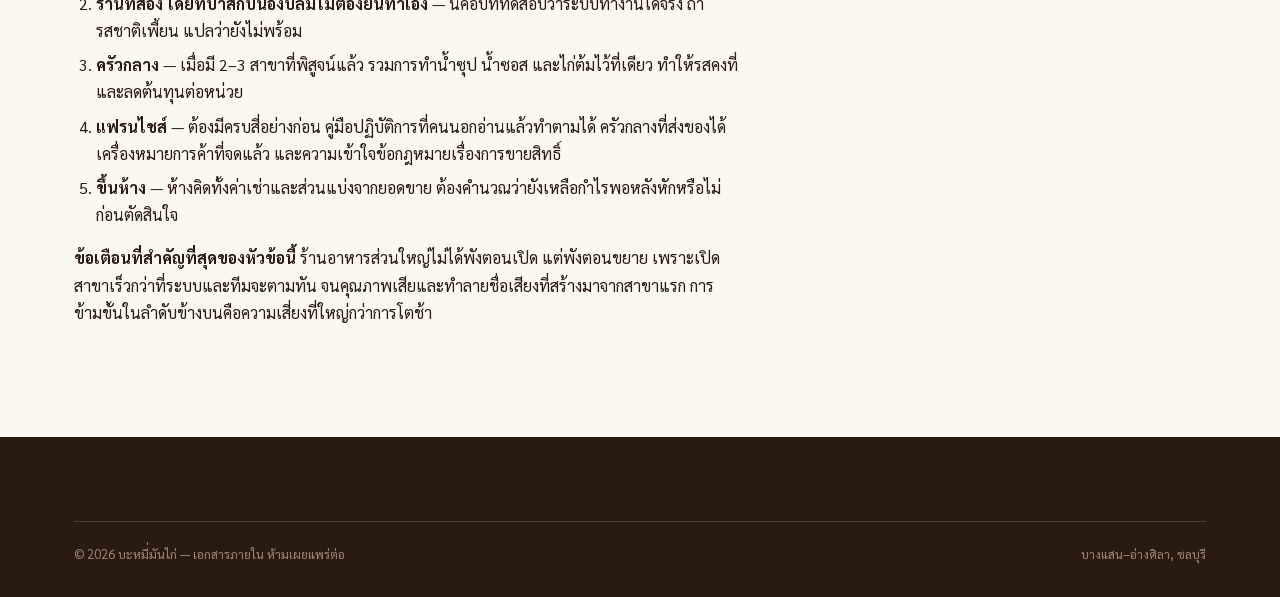
<file: internal/plan-business.html>
<!DOCTYPE html>
<html lang="th">
<head>
<meta charset="UTF-8">
<meta name="viewport" content="width=device-width, initial-scale=1.0">
<meta name="robots" content="noindex, nofollow">
<title>ส่วนที่ 2 — ตัวธุรกิจ | เอกสารภายใน · บะหมี่มันไก่</title>
<meta name="description" content="เอกสารวางแผนภายใน ไม่เปิดเผยต่อสาธารณะ">
<link rel="icon" type="image/svg+xml" href="../assets/favicon.svg">
<link rel="preconnect" href="https://fonts.googleapis.com">
<link rel="preconnect" href="https://fonts.gstatic.com" crossorigin>
<link rel="stylesheet" href="../assets/styles.css">
<link rel="stylesheet" href="../assets/internal.css">
</head>
<body>
<div class="internal-bar">
  <div class="container">
    <span class="ib-label"><span class="ib-dot"></span>เอกสารภายใน — ไม่เปิดเผยต่อสาธารณะ ไม่อยู่ในเมนูเว็บไซต์</span>
    <a href="index.html">← กลับหน้ารวมเอกสาร</a>
  </div>
</div>

<section class="page-header">
  <div class="hero-bg" aria-hidden="true" style="opacity:.6;"></div>
  <div class="container hero-inner">
    <span class="eyebrow">แผนธุรกิจฉบับเต็ม</span>
    <h1 style="margin-top:10px;">ส่วนที่ 2 — ตัวธุรกิจ</h1>
    <nav class="subnav"><a href="plan-overview.html">ภาพรวม</a><a href="plan-partnership.html">หุ้นส่วน</a><a href="plan-business.html" class="is-current">ตัวธุรกิจ</a><a href="plan-financials.html">การเงิน</a><a href="plan-bank-loan.html">ธนาคาร</a></nav>
  </div>
</section>

<section class="section doc-page">
  <div class="container">
    
    <article class="doc">
<blockquote>
<p>ส่วนนี้คือเนื้อธุรกิจทั้งหมด ใช้เป็นฐานทั้งตอนคุยกับหุ้นส่วน ตอนยื่นธนาคาร และตอนทำสไลด์นำเสนอ</p>
</blockquote>
<hr />
<h2>1. โอกาสที่มองเห็น</h2>
<p>ร้านบะหมี่เกี๊ยวกับร้านข้าวมันไก่เป็นสองหมวดที่มีอยู่แทบทุกหัวมุมถนนในไทย แข่งกันด้วยราคาและทำเลเป็นหลัก ร้านใหม่ที่เปิดมาเหมือนกับร้านอื่นจึงไม่มีเหตุผลให้ลูกค้าเปลี่ยนใจมา นอกจากจะอยู่ใกล้กว่าหรือถูกกว่า ซึ่งทั้งสองอย่างเป็นข้อได้เปรียบที่ใครก็แย่งไปได้</p>
<p>ช่องว่างที่เห็นคือ ไก่ต้มแบบข้าวมันไก่ไม่เคยถูกใช้เป็นหน้าบะหมี่แบบจริงจัง ทั้งที่รสของมันเข้ากับเส้นบะหมี่ได้ และน้ำจิ้มข้าวมันไก่ก็มีศักยภาพจะกลายเป็นน้ำซอสราดเส้นที่ไม่เหมือนใคร</p>
<p>นี่ไม่ใช่การประดิษฐ์อาหารที่คนไม่รู้จัก มันคือการเอาของสองอย่างที่คนไทยรักอยู่แล้วมาเจอกันในรูปแบบที่ยังไม่มีใครทำเป็นเมนูหลัก</p>
<p><strong>ข้อควรระวังที่ต้องพูดตรงๆ</strong> การที่ยังไม่มีใครทำ มีคำอธิบายได้สองแบบ แบบแรกคือยังไม่มีใครคิด แบบที่สองคือเคยมีคนลองแล้วมันไม่เวิร์ก การทำออกมาชิมจริงคือวิธีเดียวที่จะรู้ว่าเป็นแบบไหน และต้องทำก่อนลงเงินก้อนใหญ่</p>
<hr />
<h2>2. สินค้า</h2>
<h3>เมนูหลัก — บะหมี่มันไก่</h3>
<p>บะหมี่เส้นแบนราดไก่ต้มแบบข้าวมันไก่ พร้อมน้ำซอสเฉพาะที่พัฒนาจากน้ำจิ้มข้าวมันไก่ วางเสิร์ฟแบบเดียวกับบะหมี่หมูแดงหมูกรอบ มีน้ำซุปข้าวมันไก่เสิร์ฟคู่</p>
<p>สิ่งที่ต้องพัฒนาให้เสร็จก่อนเปิด</p>
<ul>
<li>สูตรน้ำซอสราด ที่เข้มพอจะเคลือบเส้นได้ แต่ไม่กลบรสไก่ต้ม</li>
<li>สัดส่วนไก่ต่อชาม ที่คุ้มต้นทุนและดูคุ้มค่าในสายตาลูกค้า</li>
<li>วิธีเก็บและอุ่นไก่ต้ม ให้เนื้อไม่แห้งตลอดช่วงขาย</li>
</ul>
<h3>เมนูรอง</h3>
<p>ข้าวมันไก่ (ต้ม/ทอด) จากสูตรที่น้องปลื้มเคยขายได้จริง, บะหมี่เกี๊ยวและบะหมี่หมูแดงแบบดั้งเดิม, เกี๊ยวทอด, น้ำดื่มและเครื่องดื่ม</p>
<p>เหตุผลที่ต้องมีเมนูรองที่คนคุ้นเคย เพราะลูกค้าที่มาครั้งแรกจำนวนหนึ่งจะไม่กล้าสั่งของที่ไม่รู้จัก ถ้าไม่มีอะไรที่เขาคุ้นเลย เขาจะเดินผ่านไปเลยแทนที่จะเข้ามา เมนูรองทำหน้าที่ดึงคนเข้าร้าน แล้วค่อยให้เขาเห็นเมนูหลักในครั้งถัดไป</p>
<h3>ลำดับความสำคัญของเมนู</h3>
<p>ร้านต้องสื่อสารให้ชัดว่าบะหมี่มันไก่คือตัวชูโรง ไม่ใช่วางรวมกับเมนูอื่นแบบเท่าเทียม เพราะถ้าลูกค้าไม่รู้ว่าอะไรคือของเด็ด เขาจะสั่งของที่คุ้นที่สุด แล้วร้านนี้ก็จะกลายเป็นร้านบะหมี่ธรรมดาอีกร้านทันที</p>
<hr />
<h2>3. ทำเล</h2>
<h3>เปรียบเทียบสองย่านที่มองไว้</h3>
<div class="table-wrap"><table>
<thead>
<tr>
<th>ประเด็น</th>
<th>บางแสน</th>
<th>อ่างศิลา</th>
</tr>
</thead>
<tbody>
<tr>
<td>ลูกค้าหลัก</td>
<td>นักศึกษา ม.บูรพา นักท่องเที่ยว คนทำงาน</td>
<td>คนในพื้นที่ ครอบครัว คนมาซื้อของฝาก/ตลาด</td>
</tr>
<tr>
<td>จังหวะขาย</td>
<td>เย็นถึงดึก และช่วงเสาร์อาทิตย์หนัก</td>
<td>เช้าถึงบ่าย สม่ำเสมอกว่า</td>
</tr>
<tr>
<td>ค่าเช่า</td>
<td>สูงกว่า</td>
<td>ต่ำกว่า</td>
</tr>
<tr>
<td>การแข่งขัน</td>
<td>สูงมาก ร้านอาหารหนาแน่น</td>
<td>น้อยกว่า แต่ฐานลูกค้าเล็กกว่า</td>
</tr>
<tr>
<td>ความอ่อนไหวต่อฤดูกาล</td>
<td>สูง ขึ้นกับเทอมและนักท่องเที่ยว</td>
<td>ต่ำกว่า ลูกค้าประจำมากกว่า</td>
</tr>
<tr>
<td>ข้อได้เปรียบที่มีอยู่</td>
<td>ลุงน้องปลื้มมีร้านขายดีอยู่แล้ว รู้จักพื้นที่</td>
<td>ครอบครัวน้องปลื้มขายก๋วยเตี๋ยวอยู่แล้ว มีฐานลูกค้า</td>
</tr>
</tbody>
</table></div>
<p><strong>ข้อสังเกต</strong> ทั้งสองย่านมีคนในครอบครัวน้องปลื้มทำร้านอยู่แล้ว นี่คือข้อได้เปรียบที่ร้านเปิดใหม่ทั่วไปไม่มี ควรใช้ให้เต็มที่ด้วยการไปนั่งคุยกับทั้งสองร้านก่อนตัดสินใจ ถามเรื่องที่หาจากข้างนอกไม่ได้ เช่น ช่วงไหนเงียบจริง ค่าเช่าจริงในซอยนั้นเท่าไร เจ้าของตึกคนไหนดีลง่าย ลูกค้าย่านนี้ยอมจ่ายต่อจานสูงสุดเท่าไร</p>
<h3>สิ่งที่ต้องทำก่อนเลือก</h3>
<p>นั่งนับคนเดินผ่านจริงในจุดที่สนใจ อย่างน้อยสามช่วงเวลาในวันธรรมดา และอีกสามช่วงในวันหยุด จดว่ากี่คนต่อชั่วโมง แล้วประเมินว่ากี่เปอร์เซ็นต์น่าจะเข้าร้าน ตัวเลขนี้จะใช้แทนที่การเดาในแผนการเงินทั้งหมด</p>
<p><strong>สำหรับร้านแรก ควรเช่าพื้นที่เล็กที่สุดที่ยังขายได้</strong> ค่าเช่าเป็นต้นทุนที่หนีไม่ได้ทุกเดือนไม่ว่าขายได้หรือไม่ ร้านเล็กที่กำไรทำให้เรียนรู้ได้ครบทุกอย่างเหมือนกับร้านใหญ่ แต่ถ้าพลาดก็เสียน้อยกว่ามาก</p>
<hr />
<h2>4. ลูกค้า</h2>
<div class="table-wrap"><table>
<thead>
<tr>
<th>กลุ่ม</th>
<th>ใคร</th>
<th>มาเพราะอะไร</th>
<th>ราคาที่ยอมจ่าย</th>
</tr>
</thead>
<tbody>
<tr>
<td>กลุ่มหลัก</td>
<td>คนทำงานและคนในพื้นที่ อายุ 25–50</td>
<td>กินประจำ อยากได้ของอร่อยในราคาที่จ่ายได้ทุกวัน</td>
<td>50–70 บาท</td>
</tr>
<tr>
<td>กลุ่มรอง</td>
<td>นักศึกษา ม.บูรพา</td>
<td>ราคาคุ้ม อิ่ม ใกล้</td>
<td>40–60 บาท</td>
</tr>
<tr>
<td>กลุ่มที่สาม</td>
<td>คนมาเที่ยว/คนต่างถิ่น</td>
<td>อยากลองของที่ไม่มีที่อื่น</td>
<td>60–90 บาท</td>
</tr>
</tbody>
</table></div>
<p>กลุ่มที่สามคือกลุ่มที่ทำให้ร้านโตเร็วผ่านการบอกต่อและโซเชียล แต่ <strong>กลุ่มหลักคือกลุ่มที่ทำให้ร้านอยู่รอด</strong> เพราะเขามาซ้ำ ร้านต้องตั้งราคาและออกแบบเมนูโดยยึดกลุ่มหลักเป็นหลัก แล้วให้กลุ่มที่สามเป็นกำไรส่วนเพิ่ม ไม่ใช่กลับกัน</p>
<p>ร้านที่ออกแบบเพื่อคนมาถ่ายรูปเป็นหลัก มักขายดีสามเดือนแรกแล้วเงียบ เพราะกระแสหมดแล้วไม่มีลูกค้าประจำรองรับ</p>
<hr />
<h2>5. คู่แข่ง</h2>
<p><strong>คู่แข่งทางตรง</strong> ร้านบะหมี่และร้านข้าวมันไก่ในรัศมีเดินถึง ต้องไปกินทุกร้านก่อนเปิด จดราคา ปริมาณ รสชาติ ช่วงเวลาที่คนแน่น</p>
<p><strong>คู่แข่งทางอ้อม</strong> ร้านอาหารตามสั่ง ส้มตำ ร้านสะดวกซื้อ ทุกอย่างที่แย่งมื้อเดียวกันไป</p>
<p><strong>คู่แข่งที่แท้จริง</strong> คือความเคยชิน คนส่วนใหญ่กินร้านเดิมเพราะไม่อยากเสี่ยง ร้านใหม่ต้องให้เหตุผลที่ดีพอที่จะทำให้เขาลองเปลี่ยนสักครั้ง และเหตุผลนั้นต้องอธิบายได้ในหนึ่งประโยคที่อ่านจากป้ายหน้าร้านได้เลย</p>
<h3>จุดได้เปรียบของร้านนี้</h3>
<ol>
<li><strong>เมนูที่ลอกตามได้ยากในระยะสั้น</strong> ร้านอื่นลอกชื่อเมนูได้ แต่สูตรน้ำซอสและวิธีทำไก่ต้องใช้เวลาพัฒนา</li>
<li><strong>สูตรที่ผ่านตลาดจริงมาแล้วครึ่งหนึ่ง</strong> ข้าวมันไก่ของน้องปลื้มไม่ใช่ของทดลอง</li>
<li><strong>คนในพื้นที่ที่อยู่ในธุรกิจนี้อยู่แล้ว</strong> ลดความผิดพลาดเรื่องทำเล ซัพพลายเออร์ และการจ้างคน ซึ่งเป็นสามเรื่องที่ร้านเปิดใหม่มักพลาด</li>
<li><strong>ความสามารถด้านออนไลน์ของบาส</strong> ร้านอาหารเล็กส่วนใหญ่ทำเรื่องนี้ไม่เป็น การมีคนที่ทำเว็บ ทำคอนเทนต์ และจัดการช่องทางออนไลน์ได้เอง คือความได้เปรียบที่ไม่ต้องจ่ายเงินจ้าง</li>
</ol>
<p><strong>จุดอ่อนที่ต้องยอมรับ</strong> ยังไม่มีสูตรบะหมี่ ยังไม่เคยทำร้านอาหารมาก่อน และเมนูหลักยังไม่เคยถูกลูกค้าจริงตัดสิน</p>
<hr />
<h2>6. โมเดลรายได้</h2>
<p>รายได้หลักมาจากการขายหน้าร้าน เสริมด้วย</p>
<ul>
<li><strong>เดลิเวอรี่</strong> ผ่านแอป ช่วยเพิ่มยอดในช่วงที่หน้าร้านเงียบ แต่ต้องระวังค่าคอมมิชชันของแอปที่มักอยู่ในช่วง 30% ของราคาขาย ต้องตั้งราคาในแอปให้ต่างจากหน้าร้าน ไม่งั้นยิ่งขายยิ่งขาดทุน</li>
<li><strong>ขายน้ำซอส/น้ำจิ้มแบบขวด</strong> ในอนาคต ถ้าน้ำซอสกลายเป็นที่ติดใจ นี่คือรายได้ที่มีกำไรสูงและเป็นฐานของครัวกลางในระยะขยาย</li>
<li><strong>จัดเลี้ยง/ออกร้าน</strong> เสริมเป็นครั้งคราว</li>
</ul>
<p>ระยะแรกควรโฟกัสหน้าร้านอย่างเดียวให้อยู่ตัวก่อน แล้วค่อยเพิ่มช่องทาง เพราะแต่ละช่องทางเพิ่มความซับซ้อนให้ครัวที่ยังไม่ชำนาญ</p>
<hr />
<h2>7. การตลาดและการหาลูกค้า</h2>
<h3>ก่อนเปิด</h3>
<p>เริ่มทำคอนเทนต์ตั้งแต่ช่วงพัฒนาสูตร ถ่ายกระบวนการทดลองทำ การหาทำเล การตกแต่งร้าน คนติดตามเรื่องราวของร้านที่กำลังจะเปิดได้ง่ายกว่าตามร้านที่เปิดแล้ว และวันเปิดจริงจะมีคนรออยู่แล้วจำนวนหนึ่ง แทนที่จะเริ่มจากศูนย์</p>
<p>เนื้อหาที่ควรเล่า คือที่มาของเมนู ทำไมถึงคิดเอาไก่ต้มมาราดบะหมี่ เรื่องราวแบบนี้ทำให้เมนูใหม่ที่คนไม่รู้จักกลายเป็นเรื่องที่คนอยากลอง</p>
<h3>ตอนเปิด</h3>
<ul>
<li>ป้ายหน้าร้านต้องอธิบายเมนูหลักได้ในสามวินาที มีรูปจานจริงให้เห็น</li>
<li>ช่วงเปิดใหม่ให้ชิมฟรีหรือลดราคาเฉพาะเมนูหลัก เพื่อลดความเสี่ยงของลูกค้าในการลองของใหม่</li>
<li>ลง Google Maps และ Facebook ให้ครบตั้งแต่วันแรก พร้อมรูปที่ถ่ายดี ร้านที่หาไม่เจอในแผนที่คือร้านที่หายไปครึ่งหนึ่งของลูกค้าที่ควรได้</li>
</ul>
<h3>หลังเปิด</h3>
<p>วัดผลว่าคนที่มาครั้งแรกกลับมาซ้ำหรือไม่ นี่คือตัวเลขที่สำคัญที่สุด สำคัญกว่ายอดขายวันเปิด ถ้าคนไม่กลับมา แปลว่าปัญหาอยู่ที่ตัวอาหารหรือราคา ไม่ใช่ที่การตลาด และการทุ่มโฆษณาเพิ่มจะยิ่งเผาเงิน</p>
<hr />
<h2>8. การดำเนินงานประจำวัน</h2>
<div class="table-wrap"><table>
<thead>
<tr>
<th>ช่วง</th>
<th>งาน</th>
</tr>
</thead>
<tbody>
<tr>
<td>ก่อนเปิดร้าน</td>
<td>ต้มไก่ ทำน้ำซุป ทำน้ำซอส เตรียมผัก เตรียมเส้น จัดหน้าร้าน</td>
</tr>
<tr>
<td>ช่วงขาย</td>
<td>ทำอาหาร รับออร์เดอร์ เก็บเงิน ดูของที่เหลือ</td>
</tr>
<tr>
<td>ปิดร้าน</td>
<td>ทำความสะอาด นับเงิน จดยอดขาย สั่งของสำหรับวันถัดไป</td>
</tr>
<tr>
<td>รายสัปดาห์</td>
<td>ตรวจต้นทุนวัตถุดิบเทียบยอดขาย ล้างใหญ่ ตรวจสต๊อก</td>
</tr>
<tr>
<td>รายเดือน</td>
<td>ปิดบัญชี ดูกำไรจริง ทบทวนเมนูที่ขายไม่ออก</td>
</tr>
</tbody>
</table></div>
<h3>เรื่องที่ต้องทำตั้งแต่เดือนแรก</h3>
<p><strong>เขียนสูตรเป็นลายลักษณ์อักษรที่ตวงได้</strong> ไม่ใช่ "ใส่พอประมาณ" ต้องเป็นกรัมและช้อนตวง เหตุผลมีสองข้อ ข้อแรกคือรสชาติจะคงที่แม้คนทำไม่ใช่คนเดิม ข้อสองคือมันเป็นสินทรัพย์ชิ้นเดียวที่ทำให้ขยายสาขาหรือทำแฟรนไชส์ได้ในอนาคต ร้านที่สูตรอยู่ในหัวคนเดียวคือร้านที่ขยายไม่ได้ และหยุดทันทีที่คนนั้นป่วย</p>
<p><strong>จดยอดขายรายเมนูทุกวัน</strong> ไม่ใช่แค่ยอดรวม เพราะต้องรู้ว่าเมนูหลักขายได้จริงแค่ไหน ถ้าบะหมี่มันไก่ขายได้น้อยกว่าเมนูธรรมดา แปลว่าต้องแก้อะไรบางอย่าง และต้องรู้ให้เร็วที่สุด</p>
<hr />
<h2>9. ทีมงาน</h2>
<p>ระยะแรกคือบาสกับน้องปลื้มสองคน อาจมีลูกจ้างพาร์ตไทม์ช่วงพีคหนึ่งคน</p>
<p>สิ่งที่ต้องวางล่วงหน้า</p>
<ul>
<li>ตำแหน่งแรกที่จะจ้างเมื่อยอดขายถึงระดับไหน (แนะนำให้กำหนดเป็นตัวเลขไว้เลย เช่น เมื่อยอดขายเกิน ___ บาทต่อวันติดกันสองสัปดาห์)</li>
<li>ค่าแรงที่จ่ายไหวโดยไม่กินกำไรจนหมด</li>
<li>ใครสอนงาน และสอนจากอะไร (นี่คือเหตุผลอีกข้อที่ต้องมีสูตรเขียนไว้)</li>
</ul>
<p><strong>ข้อควรระวังเรื่องคน</strong> ในย่านที่มีร้านอาหารหนาแน่นอย่างบางแสน การหาและรักษาคนทำครัวเป็นปัญหาใหญ่กว่าที่คิด ควรถามครอบครัวน้องปลื้มว่าเขาหาคนจากไหนและจ่ายเท่าไร ก่อนตั้งงบค่าแรงในแผนการเงิน</p>
<hr />
<h2>10. กฎหมายและใบอนุญาต</h2>
<p>รายการที่ต้องตรวจสอบกับหน่วยงานในพื้นที่จริง เพราะรายละเอียดต่างกันไปตามเทศบาลและขนาดร้าน</p>
<ul>
<li><strong>ทะเบียนพาณิชย์</strong> จดที่เทศบาลหรือ อบต. ในพื้นที่ที่ตั้งร้าน</li>
<li><strong>ใบอนุญาตหรือหนังสือรับรองการแจ้งจัดตั้งสถานที่จำหน่ายอาหาร</strong> ออกโดยเทศบาล/อบต. ขนาดพื้นที่ร้านเป็นตัวกำหนดว่าต้องขอแบบใบอนุญาตหรือแค่แจ้ง</li>
<li><strong>ใบรับรองผู้สัมผัสอาหาร</strong> ผู้ประกอบอาหารต้องผ่านการอบรมตามที่กรมอนามัยกำหนด</li>
<li><strong>จดทะเบียนเครื่องหมายการค้า</strong> ถ้าคิดจะทำแฟรนไชส์ในอนาคต ต้องจดชื่อร้านและโลโก้ไว้ตั้งแต่เนิ่นๆ ก่อนที่คนอื่นจะจดตัดหน้า</li>
<li><strong>ภาษี</strong> บุคคลธรรมดาหรือนิติบุคคล ขึ้นกับรูปแบบที่เลือก และมีผลต่อการกู้เงินด้วย</li>
<li><strong>สัญญาเช่า</strong> ต้องอ่านเรื่องระยะเวลา การขึ้นค่าเช่า เงื่อนไขการต่อสัญญา และสิทธิ์ในการปรับปรุงสถานที่ให้ครบก่อนเซ็น</li>
</ul>
<p><strong>เรื่องที่มักถูกมองข้ามจนสายเกินไป</strong> คือสัญญาเช่าระยะสั้นที่ต่อสัญญาไม่ได้ ถ้าลงทุนตกแต่งร้านไปสองแสนแล้วเจ้าของตึกไม่ต่อสัญญาปีหน้า เงินนั้นหายทันที ควรเจรจาสัญญาอย่างน้อย 3 ปี หรือมีสิทธิ์ต่อสัญญาระบุไว้</p>
<p><em>หมายเหตุ ผมไม่ใช่นักกฎหมาย รายการนี้ใช้เป็นหัวข้อไปถามเจ้าหน้าที่เทศบาลในพื้นที่ ไม่ควรใช้แทนคำแนะนำทางกฎหมาย</em></p>
<hr />
<h2>11. ความเสี่ยงและแผนรับมือ</h2>
<div class="table-wrap"><table>
<thead>
<tr>
<th>ความเสี่ยง</th>
<th>โอกาสเกิด</th>
<th>ผลกระทบ</th>
<th>แผนรับมือ</th>
</tr>
</thead>
<tbody>
<tr>
<td>เมนูใหม่ไม่ถูกปากลูกค้า</td>
<td>ปานกลาง</td>
<td>สูงมาก</td>
<td>ทำชิมกับคนนอกก่อนลงเงิน ปรับสูตรจนกว่าคนแปลกหน้าจะชม ไม่ใช่แค่คนรู้จัก</td>
</tr>
<tr>
<td>ขอสูตรทวีชัยไม่ได้</td>
<td>สูง</td>
<td>ปานกลาง</td>
<td>พัฒนาสูตรน้ำซุปเองคู่ขนานตั้งแต่วันนี้ ไม่รอ</td>
</tr>
<tr>
<td>ยอดขายต่ำกว่าคาดในสามเดือนแรก</td>
<td>สูง</td>
<td>สูง</td>
<td>กันเงินสำรองอย่างน้อย 3–6 เดือนของค่าใช้จ่ายคงที่</td>
</tr>
<tr>
<td>หุ้นส่วนเห็นไม่ตรงกัน</td>
<td>ปานกลาง</td>
<td>สูง</td>
<td>ทำข้อตกลงตามเอกสารส่วนที่ 1 ให้จบก่อนลงเงิน</td>
</tr>
<tr>
<td>ต้นทุนวัตถุดิบขึ้น (โดยเฉพาะไก่)</td>
<td>สูง</td>
<td>ปานกลาง</td>
<td>มีซัพพลายเออร์สำรอง ทบทวนราคาขายทุกไตรมาส</td>
</tr>
<tr>
<td>คนทำครัวลาออกหรือป่วย</td>
<td>ปานกลาง</td>
<td>สูง</td>
<td>เขียนสูตรไว้ ฝึกให้ทำแทนกันได้อย่างน้อยสองคน</td>
</tr>
<tr>
<td>ถูกลอกเมนู</td>
<td>สูง</td>
<td>ต่ำ–ปานกลาง</td>
<td>สร้างแบรนด์และลูกค้าประจำให้เร็ว จดเครื่องหมายการค้า</td>
</tr>
<tr>
<td>เจ้าของตึกไม่ต่อสัญญา</td>
<td>ปานกลาง</td>
<td>สูง</td>
<td>เจรจาสัญญายาวหรือมีสิทธิ์ต่อตั้งแต่แรก</td>
</tr>
</tbody>
</table></div>
<p>ความเสี่ยงข้อแรกคือข้อที่ใหญ่ที่สุด และเป็นข้อที่ทดสอบได้ถูกที่สุด ทำชิมหนึ่งครั้งใช้เงินไม่ถึงพัน แต่ตัดความไม่แน่นอนที่ใหญ่ที่สุดของโครงการทั้งหมดออกไปได้</p>
<hr />
<h2>12. ตัวชี้วัดที่ต้องดู</h2>
<div class="table-wrap"><table>
<thead>
<tr>
<th>ตัวชี้วัด</th>
<th>ดูบ่อยแค่ไหน</th>
<th>เป้าหมายเบื้องต้น</th>
</tr>
</thead>
<tbody>
<tr>
<td>จำนวนจานต่อวัน</td>
<td>ทุกวัน</td>
<td>เกินจุดคุ้มทุนที่คำนวณไว้</td>
</tr>
<tr>
<td>สัดส่วนเมนูหลักต่อยอดขายรวม</td>
<td>ทุกสัปดาห์</td>
<td>อย่างน้อย 40%</td>
</tr>
<tr>
<td>ต้นทุนวัตถุดิบต่อยอดขาย</td>
<td>ทุกสัปดาห์</td>
<td>ไม่เกิน 35%</td>
</tr>
<tr>
<td>ลูกค้ากลับมาซ้ำ</td>
<td>ทุกเดือน</td>
<td>สังเกตหน้าที่คุ้น นับคร่าวๆ ก็พอ</td>
</tr>
<tr>
<td>กำไรสุทธิต่อเดือน</td>
<td>ทุกเดือน</td>
<td>เป็นบวกภายในเดือนที่ 4–6</td>
</tr>
<tr>
<td>เงินสดคงเหลือ</td>
<td>ทุกสัปดาห์</td>
<td>ไม่ต่ำกว่าค่าใช้จ่ายคงที่ 2 เดือน</td>
</tr>
</tbody>
</table></div>
<p>ตัวที่คนมักลืมดูคือตัวสุดท้าย ร้านอาหารที่ปิดตัวส่วนใหญ่ไม่ได้ปิดเพราะขาดทุน แต่ปิดเพราะเงินสดหมดก่อนถึงเดือนที่กำไรจะมา</p>
<hr />
<h2>13. แผนเติบโต</h2>
<p>ลำดับที่แนะนำ และเงื่อนไขที่ต้องผ่านก่อนไปขั้นถัดไป</p>
<ol>
<li><strong>ร้านแรกอยู่ตัว</strong> — มีกำไรจริงต่อเนื่อง 6 เดือน และสูตรถูกเขียนไว้ครบ</li>
<li><strong>ร้านที่สอง โดยที่บาสกับน้องปลื้มไม่ต้องยืนทำเอง</strong> — นี่คือบททดสอบว่าระบบทำงานได้จริง ถ้ารสชาติเพี้ยน แปลว่ายังไม่พร้อม</li>
<li><strong>ครัวกลาง</strong> — เมื่อมี 2–3 สาขาที่พิสูจน์แล้ว รวมการทำน้ำซุป น้ำซอส และไก่ต้มไว้ที่เดียว ทำให้รสคงที่และลดต้นทุนต่อหน่วย</li>
<li><strong>แฟรนไชส์</strong> — ต้องมีครบสี่อย่างก่อน คู่มือปฏิบัติการที่คนนอกอ่านแล้วทำตามได้ ครัวกลางที่ส่งของได้ เครื่องหมายการค้าที่จดแล้ว และความเข้าใจข้อกฎหมายเรื่องการขายสิทธิ์</li>
<li><strong>ขึ้นห้าง</strong> — ห้างคิดทั้งค่าเช่าและส่วนแบ่งจากยอดขาย ต้องคำนวณว่ายังเหลือกำไรพอหลังหักหรือไม่ ก่อนตัดสินใจ</li>
</ol>
<p><strong>ข้อเตือนที่สำคัญที่สุดของหัวข้อนี้</strong> ร้านอาหารส่วนใหญ่ไม่ได้พังตอนเปิด แต่พังตอนขยาย เพราะเปิดสาขาเร็วกว่าที่ระบบและทีมจะตามทัน จนคุณภาพเสียและทำลายชื่อเสียงที่สร้างมาจากสาขาแรก การข้ามขั้นในลำดับข้างบนคือความเสี่ยงที่ใหญ่กว่าการโตช้า</p>
    </article>
  </div>
</section>

<footer class="site-footer">
  <div class="container">
    <div class="footer-bottom">
      <span>© 2026 บะหมี่มันไก่ — เอกสารภายใน ห้ามเผยแพร่ต่อ</span>
      <span>บางแสน–อ่างศิลา, ชลบุรี</span>
    </div>
  </div>
</footer>
</body>
</html>
</file>
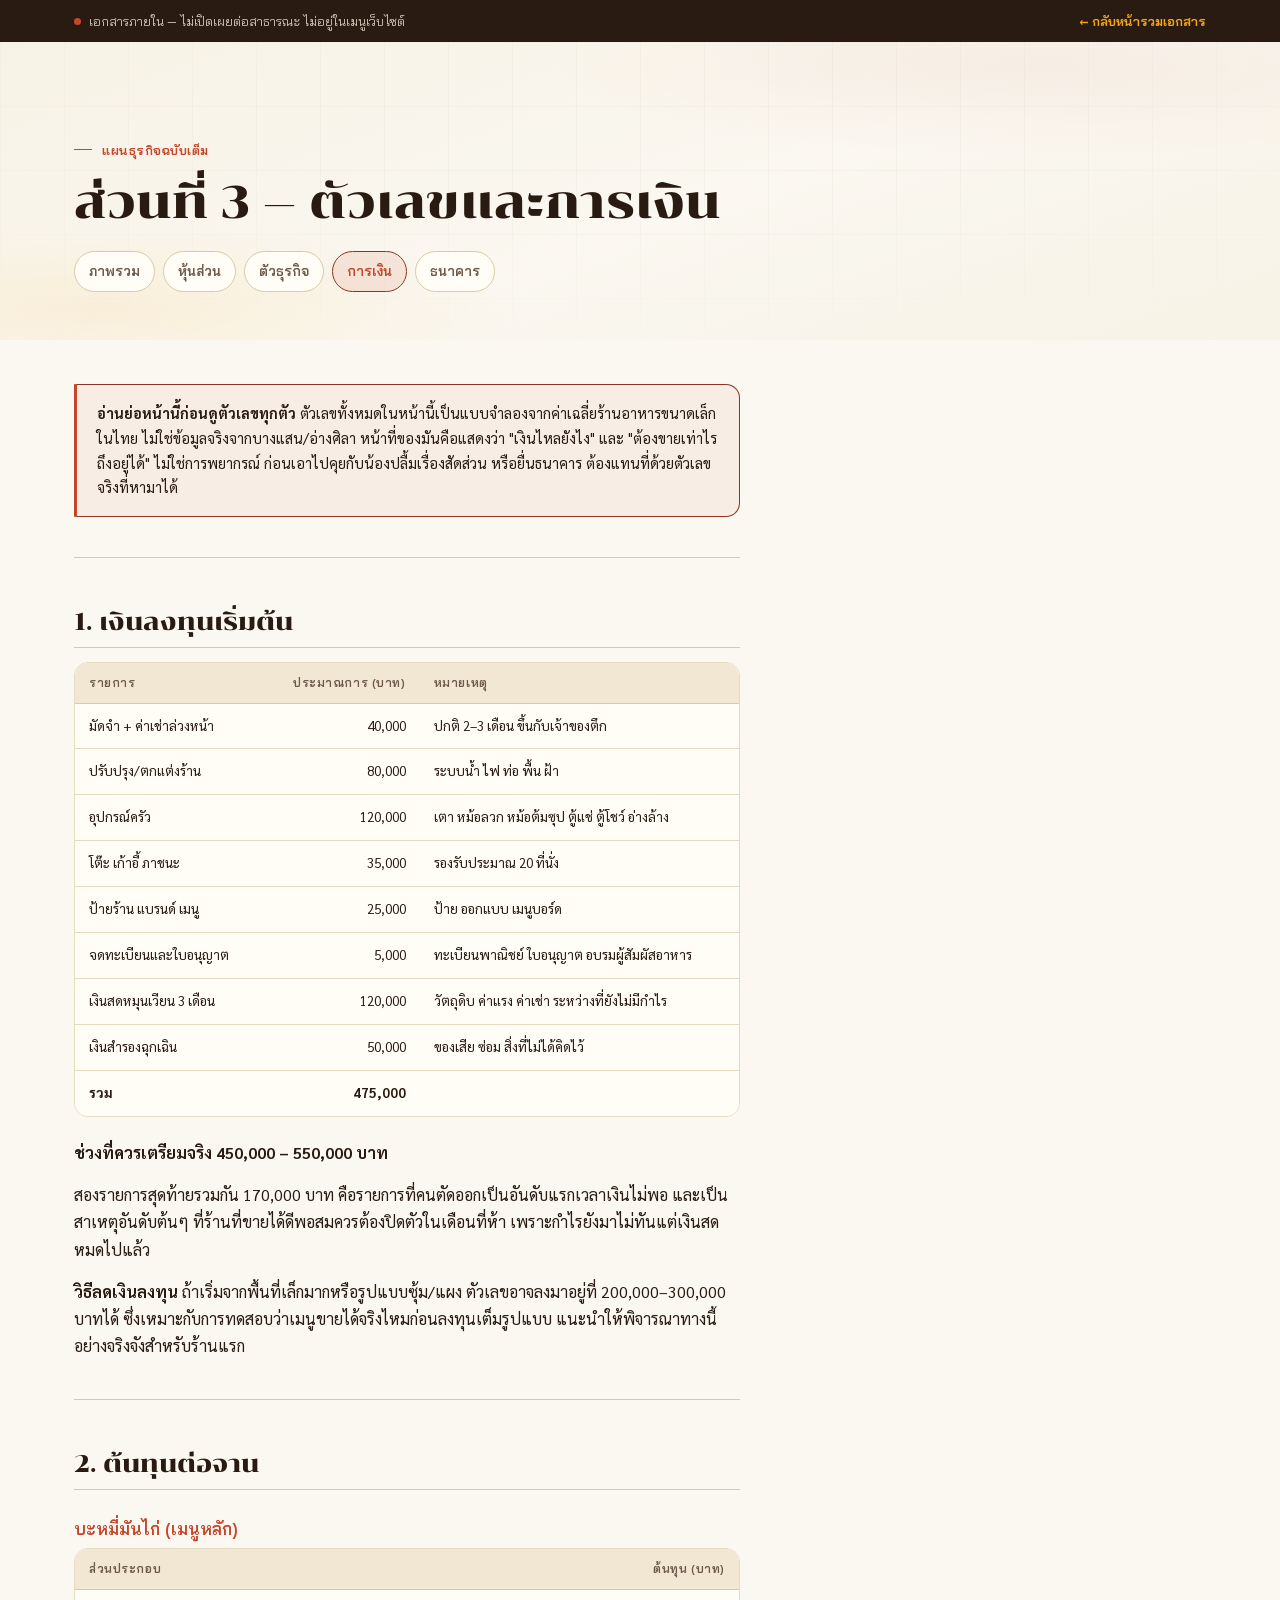
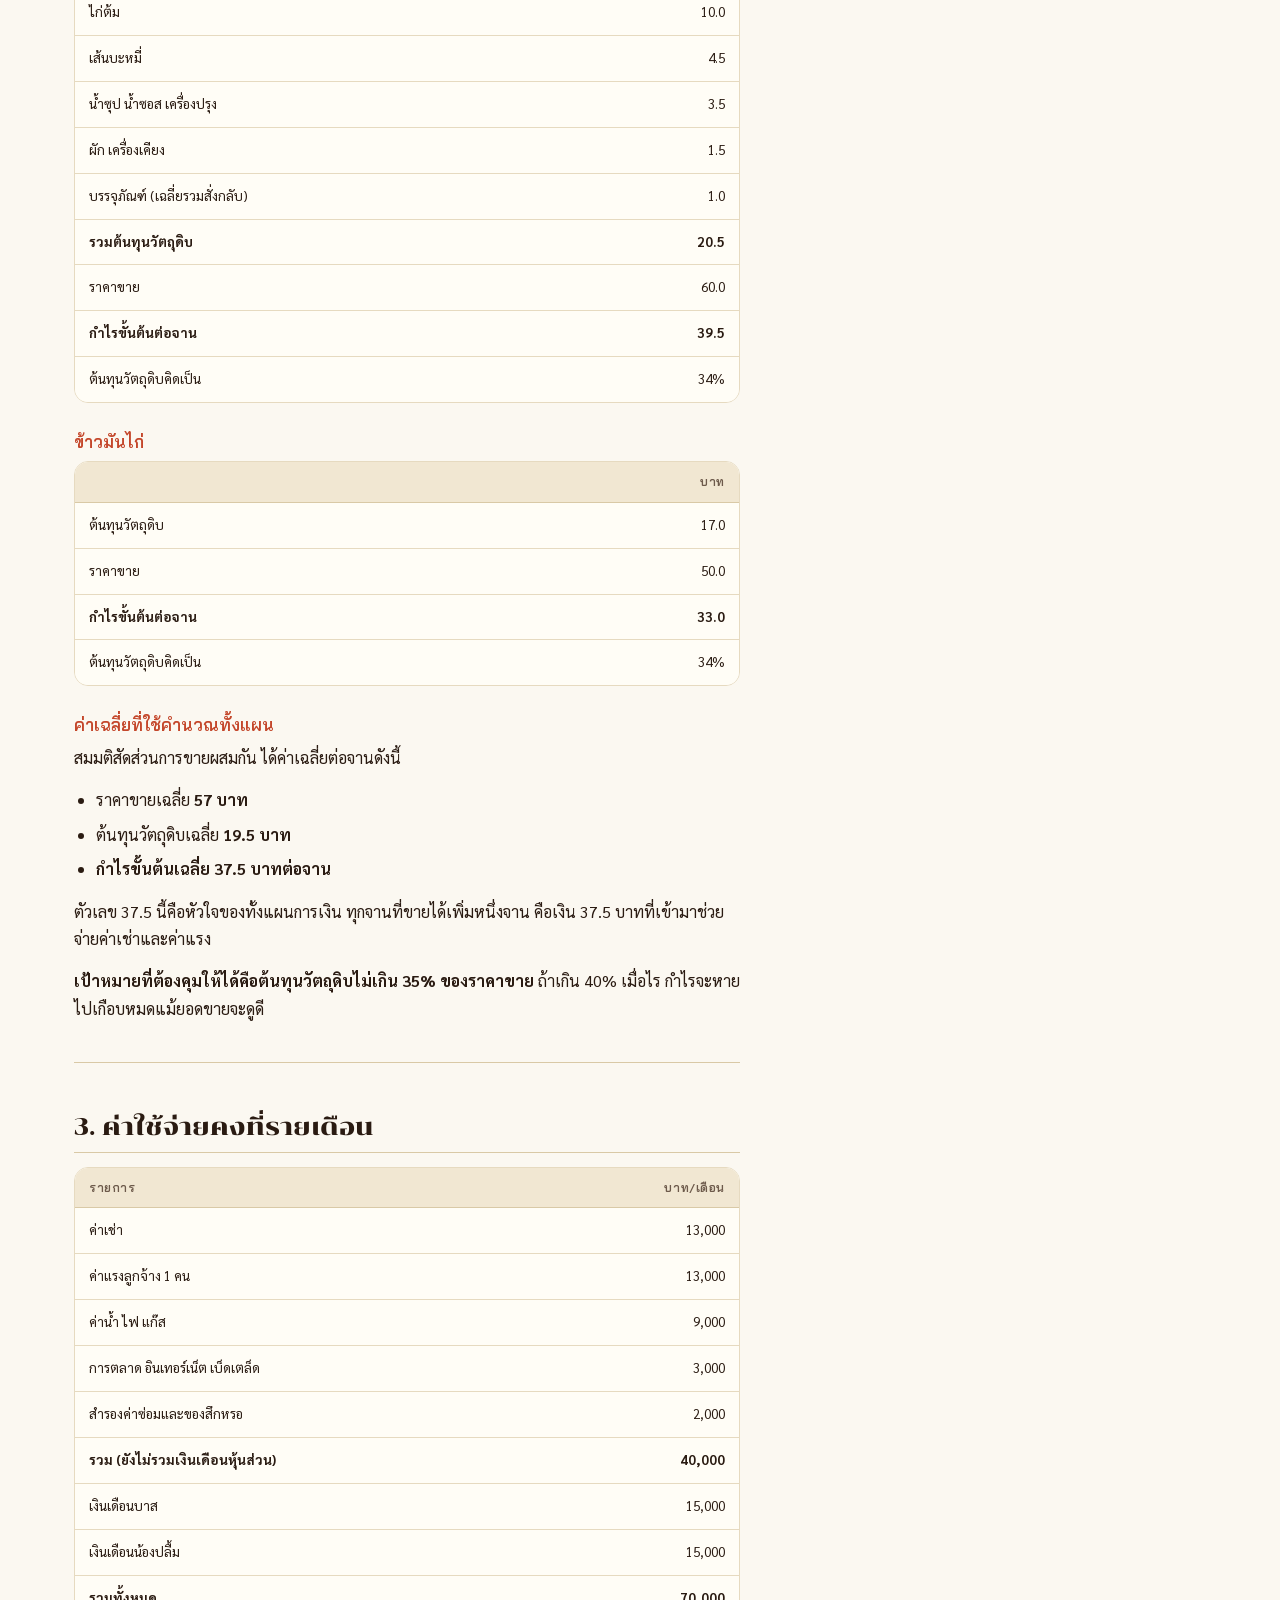
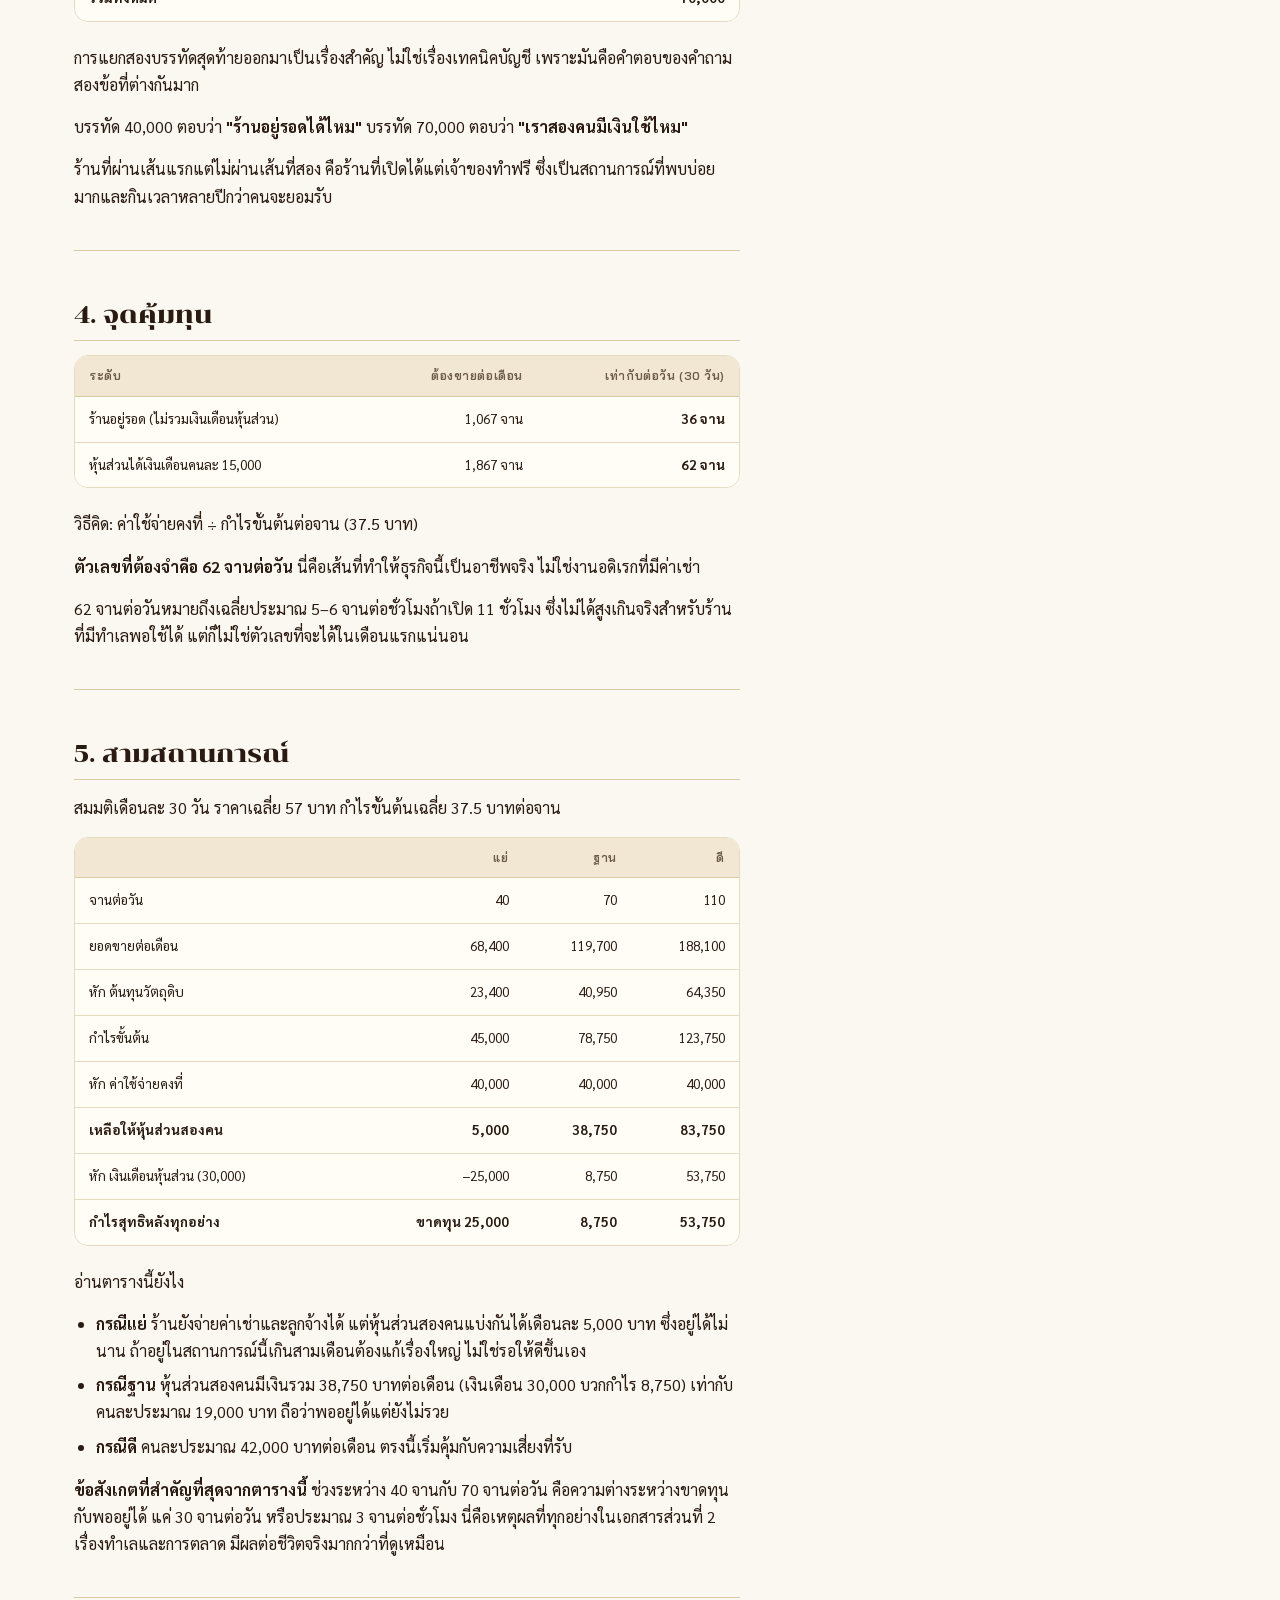
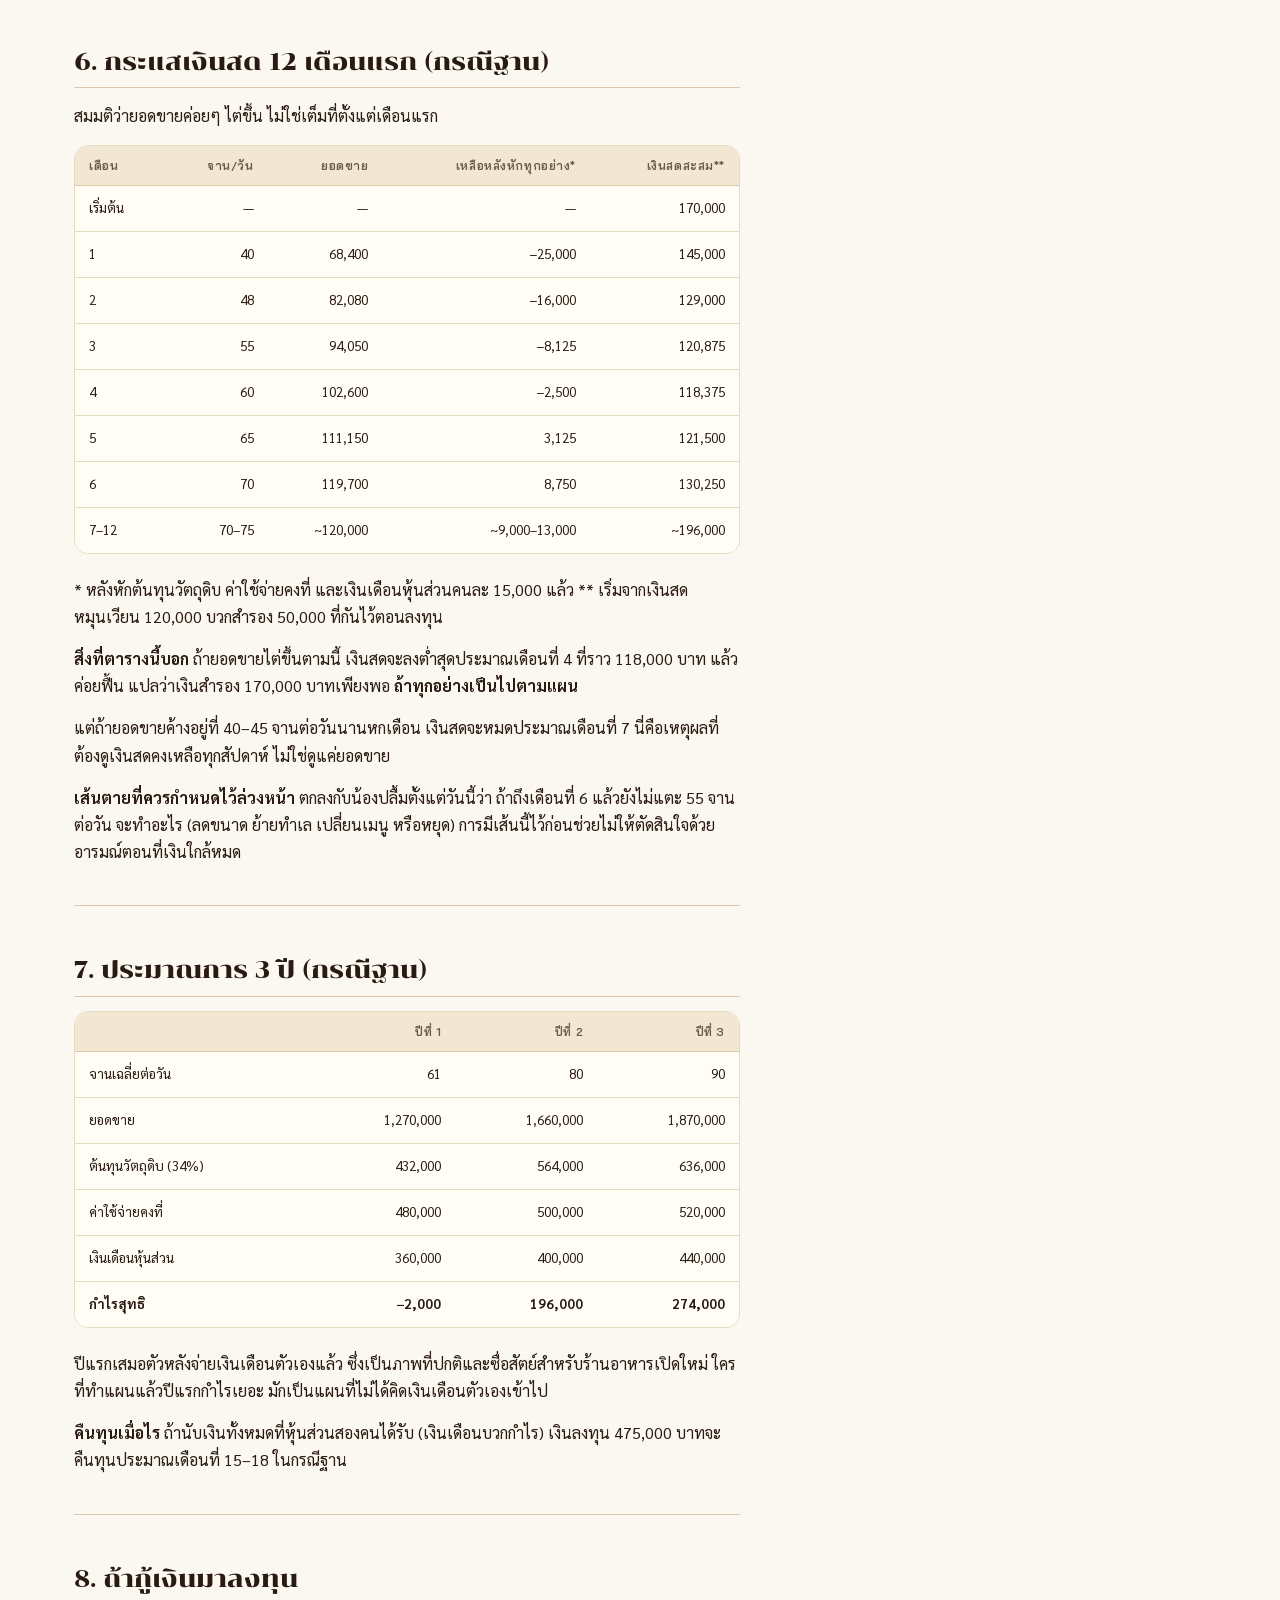
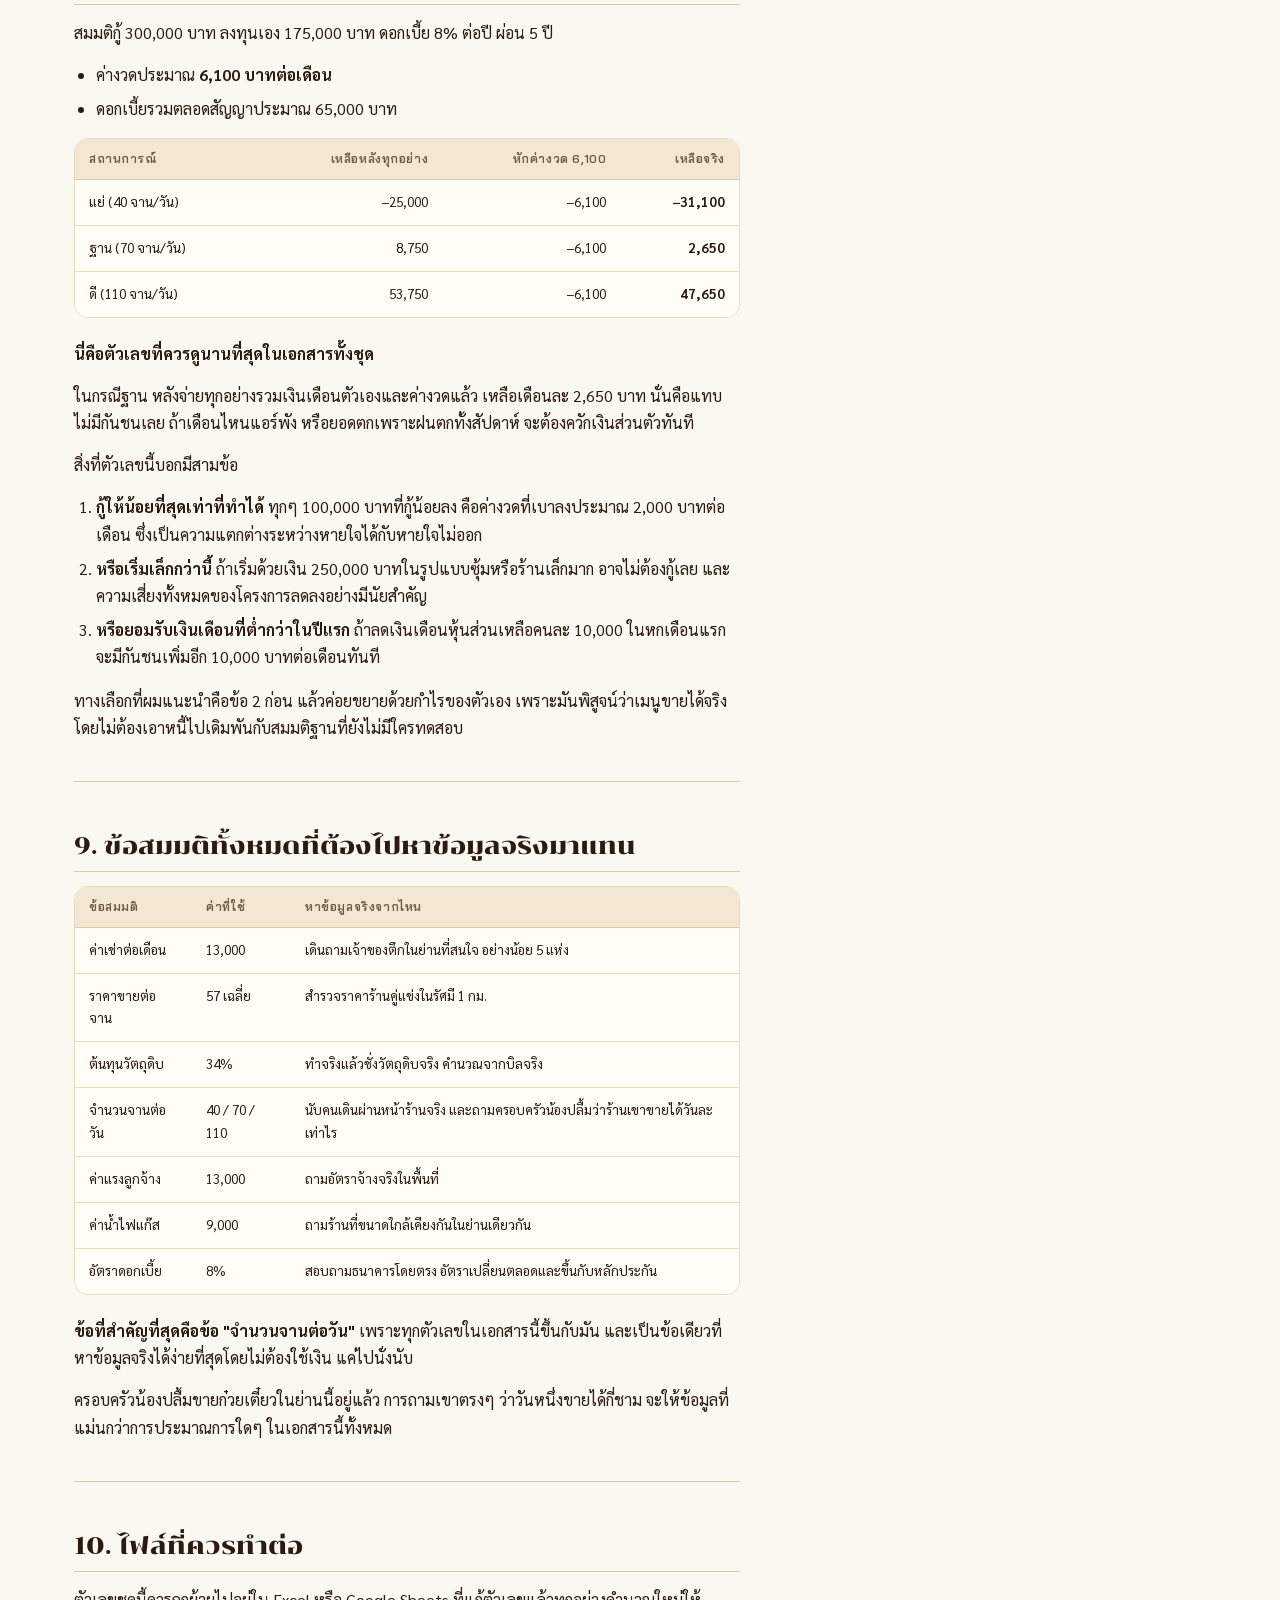
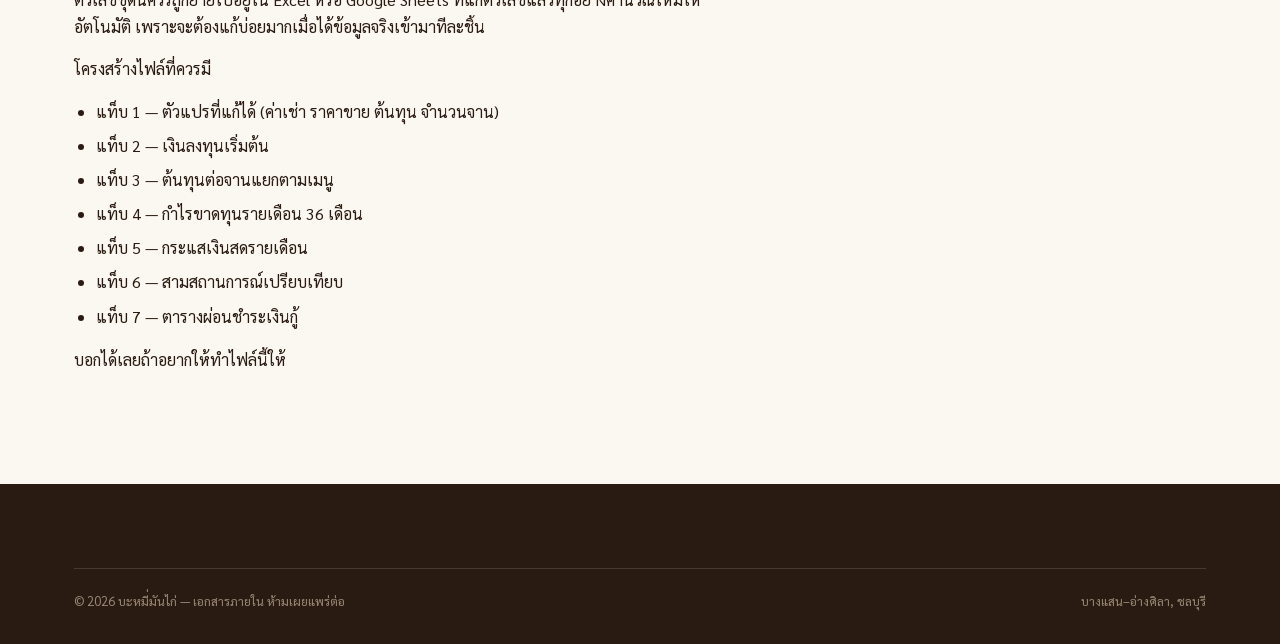
<file: internal/plan-financials.html>
<!DOCTYPE html>
<html lang="th">
<head>
<meta charset="UTF-8">
<meta name="viewport" content="width=device-width, initial-scale=1.0">
<meta name="robots" content="noindex, nofollow">
<title>ส่วนที่ 3 — ตัวเลขและการเงิน | เอกสารภายใน · บะหมี่มันไก่</title>
<meta name="description" content="เอกสารวางแผนภายใน ไม่เปิดเผยต่อสาธารณะ">
<link rel="icon" type="image/svg+xml" href="../assets/favicon.svg">
<link rel="preconnect" href="https://fonts.googleapis.com">
<link rel="preconnect" href="https://fonts.gstatic.com" crossorigin>
<link rel="stylesheet" href="../assets/styles.css">
<link rel="stylesheet" href="../assets/internal.css">
</head>
<body>
<div class="internal-bar">
  <div class="container">
    <span class="ib-label"><span class="ib-dot"></span>เอกสารภายใน — ไม่เปิดเผยต่อสาธารณะ ไม่อยู่ในเมนูเว็บไซต์</span>
    <a href="index.html">← กลับหน้ารวมเอกสาร</a>
  </div>
</div>

<section class="page-header">
  <div class="hero-bg" aria-hidden="true" style="opacity:.6;"></div>
  <div class="container hero-inner">
    <span class="eyebrow">แผนธุรกิจฉบับเต็ม</span>
    <h1 style="margin-top:10px;">ส่วนที่ 3 — ตัวเลขและการเงิน</h1>
    <nav class="subnav"><a href="plan-overview.html">ภาพรวม</a><a href="plan-partnership.html">หุ้นส่วน</a><a href="plan-business.html">ตัวธุรกิจ</a><a href="plan-financials.html" class="is-current">การเงิน</a><a href="plan-bank-loan.html">ธนาคาร</a></nav>
  </div>
</section>

<section class="section doc-page">
  <div class="container">
    
    <article class="doc">
<blockquote>
<p><strong>อ่านย่อหน้านี้ก่อนดูตัวเลขทุกตัว</strong>
ตัวเลขทั้งหมดในหน้านี้เป็นแบบจำลองจากค่าเฉลี่ยร้านอาหารขนาดเล็กในไทย ไม่ใช่ข้อมูลจริงจากบางแสน/อ่างศิลา
หน้าที่ของมันคือแสดงว่า "เงินไหลยังไง" และ "ต้องขายเท่าไรถึงอยู่ได้" ไม่ใช่การพยากรณ์
ก่อนเอาไปคุยกับน้องปลื้มเรื่องสัดส่วน หรือยื่นธนาคาร ต้องแทนที่ด้วยตัวเลขจริงที่หามาได้</p>
</blockquote>
<hr />
<h2>1. เงินลงทุนเริ่มต้น</h2>
<div class="table-wrap"><table>
<thead>
<tr>
<th>รายการ</th>
<th style="text-align: right;">ประมาณการ (บาท)</th>
<th>หมายเหตุ</th>
</tr>
</thead>
<tbody>
<tr>
<td>มัดจำ + ค่าเช่าล่วงหน้า</td>
<td style="text-align: right;">40,000</td>
<td>ปกติ 2–3 เดือน ขึ้นกับเจ้าของตึก</td>
</tr>
<tr>
<td>ปรับปรุง/ตกแต่งร้าน</td>
<td style="text-align: right;">80,000</td>
<td>ระบบน้ำ ไฟ ท่อ พื้น ฝ้า</td>
</tr>
<tr>
<td>อุปกรณ์ครัว</td>
<td style="text-align: right;">120,000</td>
<td>เตา หม้อลวก หม้อต้มซุป ตู้แช่ ตู้โชว์ อ่างล้าง</td>
</tr>
<tr>
<td>โต๊ะ เก้าอี้ ภาชนะ</td>
<td style="text-align: right;">35,000</td>
<td>รองรับประมาณ 20 ที่นั่ง</td>
</tr>
<tr>
<td>ป้ายร้าน แบรนด์ เมนู</td>
<td style="text-align: right;">25,000</td>
<td>ป้าย ออกแบบ เมนูบอร์ด</td>
</tr>
<tr>
<td>จดทะเบียนและใบอนุญาต</td>
<td style="text-align: right;">5,000</td>
<td>ทะเบียนพาณิชย์ ใบอนุญาต อบรมผู้สัมผัสอาหาร</td>
</tr>
<tr>
<td>เงินสดหมุนเวียน 3 เดือน</td>
<td style="text-align: right;">120,000</td>
<td>วัตถุดิบ ค่าแรง ค่าเช่า ระหว่างที่ยังไม่มีกำไร</td>
</tr>
<tr>
<td>เงินสำรองฉุกเฉิน</td>
<td style="text-align: right;">50,000</td>
<td>ของเสีย ซ่อม สิ่งที่ไม่ได้คิดไว้</td>
</tr>
<tr>
<td><strong>รวม</strong></td>
<td style="text-align: right;"><strong>475,000</strong></td>
<td></td>
</tr>
</tbody>
</table></div>
<p><strong>ช่วงที่ควรเตรียมจริง 450,000 – 550,000 บาท</strong></p>
<p>สองรายการสุดท้ายรวมกัน 170,000 บาท คือรายการที่คนตัดออกเป็นอันดับแรกเวลาเงินไม่พอ และเป็นสาเหตุอันดับต้นๆ ที่ร้านที่ขายได้ดีพอสมควรต้องปิดตัวในเดือนที่ห้า เพราะกำไรยังมาไม่ทันแต่เงินสดหมดไปแล้ว</p>
<p><strong>วิธีลดเงินลงทุน</strong> ถ้าเริ่มจากพื้นที่เล็กมากหรือรูปแบบซุ้ม/แผง ตัวเลขอาจลงมาอยู่ที่ 200,000–300,000 บาทได้ ซึ่งเหมาะกับการทดสอบว่าเมนูขายได้จริงไหมก่อนลงทุนเต็มรูปแบบ แนะนำให้พิจารณาทางนี้อย่างจริงจังสำหรับร้านแรก</p>
<hr />
<h2>2. ต้นทุนต่อจาน</h2>
<h3>บะหมี่มันไก่ (เมนูหลัก)</h3>
<div class="table-wrap"><table>
<thead>
<tr>
<th>ส่วนประกอบ</th>
<th style="text-align: right;">ต้นทุน (บาท)</th>
</tr>
</thead>
<tbody>
<tr>
<td>ไก่ต้ม</td>
<td style="text-align: right;">10.0</td>
</tr>
<tr>
<td>เส้นบะหมี่</td>
<td style="text-align: right;">4.5</td>
</tr>
<tr>
<td>น้ำซุป น้ำซอส เครื่องปรุง</td>
<td style="text-align: right;">3.5</td>
</tr>
<tr>
<td>ผัก เครื่องเคียง</td>
<td style="text-align: right;">1.5</td>
</tr>
<tr>
<td>บรรจุภัณฑ์ (เฉลี่ยรวมสั่งกลับ)</td>
<td style="text-align: right;">1.0</td>
</tr>
<tr>
<td><strong>รวมต้นทุนวัตถุดิบ</strong></td>
<td style="text-align: right;"><strong>20.5</strong></td>
</tr>
<tr>
<td>ราคาขาย</td>
<td style="text-align: right;">60.0</td>
</tr>
<tr>
<td><strong>กำไรขั้นต้นต่อจาน</strong></td>
<td style="text-align: right;"><strong>39.5</strong></td>
</tr>
<tr>
<td>ต้นทุนวัตถุดิบคิดเป็น</td>
<td style="text-align: right;">34%</td>
</tr>
</tbody>
</table></div>
<h3>ข้าวมันไก่</h3>
<div class="table-wrap"><table>
<thead>
<tr>
<th></th>
<th style="text-align: right;">บาท</th>
</tr>
</thead>
<tbody>
<tr>
<td>ต้นทุนวัตถุดิบ</td>
<td style="text-align: right;">17.0</td>
</tr>
<tr>
<td>ราคาขาย</td>
<td style="text-align: right;">50.0</td>
</tr>
<tr>
<td><strong>กำไรขั้นต้นต่อจาน</strong></td>
<td style="text-align: right;"><strong>33.0</strong></td>
</tr>
<tr>
<td>ต้นทุนวัตถุดิบคิดเป็น</td>
<td style="text-align: right;">34%</td>
</tr>
</tbody>
</table></div>
<h3>ค่าเฉลี่ยที่ใช้คำนวณทั้งแผน</h3>
<p>สมมติสัดส่วนการขายผสมกัน ได้ค่าเฉลี่ยต่อจานดังนี้</p>
<ul>
<li>ราคาขายเฉลี่ย <strong>57 บาท</strong></li>
<li>ต้นทุนวัตถุดิบเฉลี่ย <strong>19.5 บาท</strong></li>
<li><strong>กำไรขั้นต้นเฉลี่ย 37.5 บาทต่อจาน</strong></li>
</ul>
<p>ตัวเลข 37.5 นี้คือหัวใจของทั้งแผนการเงิน ทุกจานที่ขายได้เพิ่มหนึ่งจาน คือเงิน 37.5 บาทที่เข้ามาช่วยจ่ายค่าเช่าและค่าแรง</p>
<p><strong>เป้าหมายที่ต้องคุมให้ได้คือต้นทุนวัตถุดิบไม่เกิน 35% ของราคาขาย</strong> ถ้าเกิน 40% เมื่อไร กำไรจะหายไปเกือบหมดแม้ยอดขายจะดูดี</p>
<hr />
<h2>3. ค่าใช้จ่ายคงที่รายเดือน</h2>
<div class="table-wrap"><table>
<thead>
<tr>
<th>รายการ</th>
<th style="text-align: right;">บาท/เดือน</th>
</tr>
</thead>
<tbody>
<tr>
<td>ค่าเช่า</td>
<td style="text-align: right;">13,000</td>
</tr>
<tr>
<td>ค่าแรงลูกจ้าง 1 คน</td>
<td style="text-align: right;">13,000</td>
</tr>
<tr>
<td>ค่าน้ำ ไฟ แก๊ส</td>
<td style="text-align: right;">9,000</td>
</tr>
<tr>
<td>การตลาด อินเทอร์เน็ต เบ็ดเตล็ด</td>
<td style="text-align: right;">3,000</td>
</tr>
<tr>
<td>สำรองค่าซ่อมและของสึกหรอ</td>
<td style="text-align: right;">2,000</td>
</tr>
<tr>
<td><strong>รวม (ยังไม่รวมเงินเดือนหุ้นส่วน)</strong></td>
<td style="text-align: right;"><strong>40,000</strong></td>
</tr>
<tr>
<td>เงินเดือนบาส</td>
<td style="text-align: right;">15,000</td>
</tr>
<tr>
<td>เงินเดือนน้องปลื้ม</td>
<td style="text-align: right;">15,000</td>
</tr>
<tr>
<td><strong>รวมทั้งหมด</strong></td>
<td style="text-align: right;"><strong>70,000</strong></td>
</tr>
</tbody>
</table></div>
<p>การแยกสองบรรทัดสุดท้ายออกมาเป็นเรื่องสำคัญ ไม่ใช่เรื่องเทคนิคบัญชี เพราะมันคือคำตอบของคำถามสองข้อที่ต่างกันมาก</p>
<p>บรรทัด 40,000 ตอบว่า <strong>"ร้านอยู่รอดได้ไหม"</strong>
บรรทัด 70,000 ตอบว่า <strong>"เราสองคนมีเงินใช้ไหม"</strong></p>
<p>ร้านที่ผ่านเส้นแรกแต่ไม่ผ่านเส้นที่สอง คือร้านที่เปิดได้แต่เจ้าของทำฟรี ซึ่งเป็นสถานการณ์ที่พบบ่อยมากและกินเวลาหลายปีกว่าคนจะยอมรับ</p>
<hr />
<h2>4. จุดคุ้มทุน</h2>
<div class="table-wrap"><table>
<thead>
<tr>
<th>ระดับ</th>
<th style="text-align: right;">ต้องขายต่อเดือน</th>
<th style="text-align: right;">เท่ากับต่อวัน (30 วัน)</th>
</tr>
</thead>
<tbody>
<tr>
<td>ร้านอยู่รอด (ไม่รวมเงินเดือนหุ้นส่วน)</td>
<td style="text-align: right;">1,067 จาน</td>
<td style="text-align: right;"><strong>36 จาน</strong></td>
</tr>
<tr>
<td>หุ้นส่วนได้เงินเดือนคนละ 15,000</td>
<td style="text-align: right;">1,867 จาน</td>
<td style="text-align: right;"><strong>62 จาน</strong></td>
</tr>
</tbody>
</table></div>
<p>วิธีคิด: ค่าใช้จ่ายคงที่ ÷ กำไรขั้นต้นต่อจาน (37.5 บาท)</p>
<p><strong>ตัวเลขที่ต้องจำคือ 62 จานต่อวัน</strong> นี่คือเส้นที่ทำให้ธุรกิจนี้เป็นอาชีพจริง ไม่ใช่งานอดิเรกที่มีค่าเช่า</p>
<p>62 จานต่อวันหมายถึงเฉลี่ยประมาณ 5–6 จานต่อชั่วโมงถ้าเปิด 11 ชั่วโมง ซึ่งไม่ได้สูงเกินจริงสำหรับร้านที่มีทำเลพอใช้ได้ แต่ก็ไม่ใช่ตัวเลขที่จะได้ในเดือนแรกแน่นอน</p>
<hr />
<h2>5. สามสถานการณ์</h2>
<p>สมมติเดือนละ 30 วัน ราคาเฉลี่ย 57 บาท กำไรขั้นต้นเฉลี่ย 37.5 บาทต่อจาน</p>
<div class="table-wrap"><table>
<thead>
<tr>
<th></th>
<th style="text-align: right;">แย่</th>
<th style="text-align: right;">ฐาน</th>
<th style="text-align: right;">ดี</th>
</tr>
</thead>
<tbody>
<tr>
<td>จานต่อวัน</td>
<td style="text-align: right;">40</td>
<td style="text-align: right;">70</td>
<td style="text-align: right;">110</td>
</tr>
<tr>
<td>ยอดขายต่อเดือน</td>
<td style="text-align: right;">68,400</td>
<td style="text-align: right;">119,700</td>
<td style="text-align: right;">188,100</td>
</tr>
<tr>
<td>หัก ต้นทุนวัตถุดิบ</td>
<td style="text-align: right;">23,400</td>
<td style="text-align: right;">40,950</td>
<td style="text-align: right;">64,350</td>
</tr>
<tr>
<td>กำไรขั้นต้น</td>
<td style="text-align: right;">45,000</td>
<td style="text-align: right;">78,750</td>
<td style="text-align: right;">123,750</td>
</tr>
<tr>
<td>หัก ค่าใช้จ่ายคงที่</td>
<td style="text-align: right;">40,000</td>
<td style="text-align: right;">40,000</td>
<td style="text-align: right;">40,000</td>
</tr>
<tr>
<td><strong>เหลือให้หุ้นส่วนสองคน</strong></td>
<td style="text-align: right;"><strong>5,000</strong></td>
<td style="text-align: right;"><strong>38,750</strong></td>
<td style="text-align: right;"><strong>83,750</strong></td>
</tr>
<tr>
<td>หัก เงินเดือนหุ้นส่วน (30,000)</td>
<td style="text-align: right;">−25,000</td>
<td style="text-align: right;">8,750</td>
<td style="text-align: right;">53,750</td>
</tr>
<tr>
<td><strong>กำไรสุทธิหลังทุกอย่าง</strong></td>
<td style="text-align: right;"><strong>ขาดทุน 25,000</strong></td>
<td style="text-align: right;"><strong>8,750</strong></td>
<td style="text-align: right;"><strong>53,750</strong></td>
</tr>
</tbody>
</table></div>
<p>อ่านตารางนี้ยังไง</p>
<ul>
<li><strong>กรณีแย่</strong> ร้านยังจ่ายค่าเช่าและลูกจ้างได้ แต่หุ้นส่วนสองคนแบ่งกันได้เดือนละ 5,000 บาท ซึ่งอยู่ได้ไม่นาน ถ้าอยู่ในสถานการณ์นี้เกินสามเดือนต้องแก้เรื่องใหญ่ ไม่ใช่รอให้ดีขึ้นเอง</li>
<li><strong>กรณีฐาน</strong> หุ้นส่วนสองคนมีเงินรวม 38,750 บาทต่อเดือน (เงินเดือน 30,000 บวกกำไร 8,750) เท่ากับคนละประมาณ 19,000 บาท ถือว่าพออยู่ได้แต่ยังไม่รวย</li>
<li><strong>กรณีดี</strong> คนละประมาณ 42,000 บาทต่อเดือน ตรงนี้เริ่มคุ้มกับความเสี่ยงที่รับ</li>
</ul>
<p><strong>ข้อสังเกตที่สำคัญที่สุดจากตารางนี้</strong> ช่วงระหว่าง 40 จานกับ 70 จานต่อวัน คือความต่างระหว่างขาดทุนกับพออยู่ได้ แค่ 30 จานต่อวัน หรือประมาณ 3 จานต่อชั่วโมง นี่คือเหตุผลที่ทุกอย่างในเอกสารส่วนที่ 2 เรื่องทำเลและการตลาด มีผลต่อชีวิตจริงมากกว่าที่ดูเหมือน</p>
<hr />
<h2>6. กระแสเงินสด 12 เดือนแรก (กรณีฐาน)</h2>
<p>สมมติว่ายอดขายค่อยๆ ไต่ขึ้น ไม่ใช่เต็มที่ตั้งแต่เดือนแรก</p>
<div class="table-wrap"><table>
<thead>
<tr>
<th>เดือน</th>
<th style="text-align: right;">จาน/วัน</th>
<th style="text-align: right;">ยอดขาย</th>
<th style="text-align: right;">เหลือหลังหักทุกอย่าง*</th>
<th style="text-align: right;">เงินสดสะสม**</th>
</tr>
</thead>
<tbody>
<tr>
<td>เริ่มต้น</td>
<td style="text-align: right;">—</td>
<td style="text-align: right;">—</td>
<td style="text-align: right;">—</td>
<td style="text-align: right;">170,000</td>
</tr>
<tr>
<td>1</td>
<td style="text-align: right;">40</td>
<td style="text-align: right;">68,400</td>
<td style="text-align: right;">−25,000</td>
<td style="text-align: right;">145,000</td>
</tr>
<tr>
<td>2</td>
<td style="text-align: right;">48</td>
<td style="text-align: right;">82,080</td>
<td style="text-align: right;">−16,000</td>
<td style="text-align: right;">129,000</td>
</tr>
<tr>
<td>3</td>
<td style="text-align: right;">55</td>
<td style="text-align: right;">94,050</td>
<td style="text-align: right;">−8,125</td>
<td style="text-align: right;">120,875</td>
</tr>
<tr>
<td>4</td>
<td style="text-align: right;">60</td>
<td style="text-align: right;">102,600</td>
<td style="text-align: right;">−2,500</td>
<td style="text-align: right;">118,375</td>
</tr>
<tr>
<td>5</td>
<td style="text-align: right;">65</td>
<td style="text-align: right;">111,150</td>
<td style="text-align: right;">3,125</td>
<td style="text-align: right;">121,500</td>
</tr>
<tr>
<td>6</td>
<td style="text-align: right;">70</td>
<td style="text-align: right;">119,700</td>
<td style="text-align: right;">8,750</td>
<td style="text-align: right;">130,250</td>
</tr>
<tr>
<td>7–12</td>
<td style="text-align: right;">70–75</td>
<td style="text-align: right;">~120,000</td>
<td style="text-align: right;">~9,000–13,000</td>
<td style="text-align: right;">~196,000</td>
</tr>
</tbody>
</table></div>
<p>* หลังหักต้นทุนวัตถุดิบ ค่าใช้จ่ายคงที่ และเงินเดือนหุ้นส่วนคนละ 15,000 แล้ว
** เริ่มจากเงินสดหมุนเวียน 120,000 บวกสำรอง 50,000 ที่กันไว้ตอนลงทุน</p>
<p><strong>สิ่งที่ตารางนี้บอก</strong> ถ้ายอดขายไต่ขึ้นตามนี้ เงินสดจะลงต่ำสุดประมาณเดือนที่ 4 ที่ราว 118,000 บาท แล้วค่อยฟื้น แปลว่าเงินสำรอง 170,000 บาทเพียงพอ <strong>ถ้าทุกอย่างเป็นไปตามแผน</strong></p>
<p>แต่ถ้ายอดขายค้างอยู่ที่ 40–45 จานต่อวันนานหกเดือน เงินสดจะหมดประมาณเดือนที่ 7 นี่คือเหตุผลที่ต้องดูเงินสดคงเหลือทุกสัปดาห์ ไม่ใช่ดูแค่ยอดขาย</p>
<p><strong>เส้นตายที่ควรกำหนดไว้ล่วงหน้า</strong> ตกลงกับน้องปลื้มตั้งแต่วันนี้ว่า ถ้าถึงเดือนที่ 6 แล้วยังไม่แตะ 55 จานต่อวัน จะทำอะไร (ลดขนาด ย้ายทำเล เปลี่ยนเมนู หรือหยุด) การมีเส้นนี้ไว้ก่อนช่วยไม่ให้ตัดสินใจด้วยอารมณ์ตอนที่เงินใกล้หมด</p>
<hr />
<h2>7. ประมาณการ 3 ปี (กรณีฐาน)</h2>
<div class="table-wrap"><table>
<thead>
<tr>
<th></th>
<th style="text-align: right;">ปีที่ 1</th>
<th style="text-align: right;">ปีที่ 2</th>
<th style="text-align: right;">ปีที่ 3</th>
</tr>
</thead>
<tbody>
<tr>
<td>จานเฉลี่ยต่อวัน</td>
<td style="text-align: right;">61</td>
<td style="text-align: right;">80</td>
<td style="text-align: right;">90</td>
</tr>
<tr>
<td>ยอดขาย</td>
<td style="text-align: right;">1,270,000</td>
<td style="text-align: right;">1,660,000</td>
<td style="text-align: right;">1,870,000</td>
</tr>
<tr>
<td>ต้นทุนวัตถุดิบ (34%)</td>
<td style="text-align: right;">432,000</td>
<td style="text-align: right;">564,000</td>
<td style="text-align: right;">636,000</td>
</tr>
<tr>
<td>ค่าใช้จ่ายคงที่</td>
<td style="text-align: right;">480,000</td>
<td style="text-align: right;">500,000</td>
<td style="text-align: right;">520,000</td>
</tr>
<tr>
<td>เงินเดือนหุ้นส่วน</td>
<td style="text-align: right;">360,000</td>
<td style="text-align: right;">400,000</td>
<td style="text-align: right;">440,000</td>
</tr>
<tr>
<td><strong>กำไรสุทธิ</strong></td>
<td style="text-align: right;"><strong>−2,000</strong></td>
<td style="text-align: right;"><strong>196,000</strong></td>
<td style="text-align: right;"><strong>274,000</strong></td>
</tr>
</tbody>
</table></div>
<p>ปีแรกเสมอตัวหลังจ่ายเงินเดือนตัวเองแล้ว ซึ่งเป็นภาพที่ปกติและซื่อสัตย์สำหรับร้านอาหารเปิดใหม่ ใครที่ทำแผนแล้วปีแรกกำไรเยอะ มักเป็นแผนที่ไม่ได้คิดเงินเดือนตัวเองเข้าไป</p>
<p><strong>คืนทุนเมื่อไร</strong> ถ้านับเงินทั้งหมดที่หุ้นส่วนสองคนได้รับ (เงินเดือนบวกกำไร) เงินลงทุน 475,000 บาทจะคืนทุนประมาณเดือนที่ 15–18 ในกรณีฐาน</p>
<hr />
<h2>8. ถ้ากู้เงินมาลงทุน</h2>
<p>สมมติกู้ 300,000 บาท ลงทุนเอง 175,000 บาท ดอกเบี้ย 8% ต่อปี ผ่อน 5 ปี</p>
<ul>
<li>ค่างวดประมาณ <strong>6,100 บาทต่อเดือน</strong></li>
<li>ดอกเบี้ยรวมตลอดสัญญาประมาณ 65,000 บาท</li>
</ul>
<div class="table-wrap"><table>
<thead>
<tr>
<th>สถานการณ์</th>
<th style="text-align: right;">เหลือหลังทุกอย่าง</th>
<th style="text-align: right;">หักค่างวด 6,100</th>
<th style="text-align: right;">เหลือจริง</th>
</tr>
</thead>
<tbody>
<tr>
<td>แย่ (40 จาน/วัน)</td>
<td style="text-align: right;">−25,000</td>
<td style="text-align: right;">−6,100</td>
<td style="text-align: right;"><strong>−31,100</strong></td>
</tr>
<tr>
<td>ฐาน (70 จาน/วัน)</td>
<td style="text-align: right;">8,750</td>
<td style="text-align: right;">−6,100</td>
<td style="text-align: right;"><strong>2,650</strong></td>
</tr>
<tr>
<td>ดี (110 จาน/วัน)</td>
<td style="text-align: right;">53,750</td>
<td style="text-align: right;">−6,100</td>
<td style="text-align: right;"><strong>47,650</strong></td>
</tr>
</tbody>
</table></div>
<p><strong>นี่คือตัวเลขที่ควรดูนานที่สุดในเอกสารทั้งชุด</strong></p>
<p>ในกรณีฐาน หลังจ่ายทุกอย่างรวมเงินเดือนตัวเองและค่างวดแล้ว เหลือเดือนละ 2,650 บาท นั่นคือแทบไม่มีกันชนเลย ถ้าเดือนไหนแอร์พัง หรือยอดตกเพราะฝนตกทั้งสัปดาห์ จะต้องควักเงินส่วนตัวทันที</p>
<p>สิ่งที่ตัวเลขนี้บอกมีสามข้อ</p>
<ol>
<li><strong>กู้ให้น้อยที่สุดเท่าที่ทำได้</strong> ทุกๆ 100,000 บาทที่กู้น้อยลง คือค่างวดที่เบาลงประมาณ 2,000 บาทต่อเดือน ซึ่งเป็นความแตกต่างระหว่างหายใจได้กับหายใจไม่ออก</li>
<li><strong>หรือเริ่มเล็กกว่านี้</strong> ถ้าเริ่มด้วยเงิน 250,000 บาทในรูปแบบซุ้มหรือร้านเล็กมาก อาจไม่ต้องกู้เลย และความเสี่ยงทั้งหมดของโครงการลดลงอย่างมีนัยสำคัญ</li>
<li><strong>หรือยอมรับเงินเดือนที่ต่ำกว่าในปีแรก</strong> ถ้าลดเงินเดือนหุ้นส่วนเหลือคนละ 10,000 ในหกเดือนแรก จะมีกันชนเพิ่มอีก 10,000 บาทต่อเดือนทันที</li>
</ol>
<p>ทางเลือกที่ผมแนะนำคือข้อ 2 ก่อน แล้วค่อยขยายด้วยกำไรของตัวเอง เพราะมันพิสูจน์ว่าเมนูขายได้จริงโดยไม่ต้องเอาหนี้ไปเดิมพันกับสมมติฐานที่ยังไม่มีใครทดสอบ</p>
<hr />
<h2>9. ข้อสมมติทั้งหมดที่ต้องไปหาข้อมูลจริงมาแทน</h2>
<div class="table-wrap"><table>
<thead>
<tr>
<th>ข้อสมมติ</th>
<th>ค่าที่ใช้</th>
<th>หาข้อมูลจริงจากไหน</th>
</tr>
</thead>
<tbody>
<tr>
<td>ค่าเช่าต่อเดือน</td>
<td>13,000</td>
<td>เดินถามเจ้าของตึกในย่านที่สนใจ อย่างน้อย 5 แห่ง</td>
</tr>
<tr>
<td>ราคาขายต่อจาน</td>
<td>57 เฉลี่ย</td>
<td>สำรวจราคาร้านคู่แข่งในรัศมี 1 กม.</td>
</tr>
<tr>
<td>ต้นทุนวัตถุดิบ</td>
<td>34%</td>
<td>ทำจริงแล้วชั่งวัตถุดิบจริง คำนวณจากบิลจริง</td>
</tr>
<tr>
<td>จำนวนจานต่อวัน</td>
<td>40 / 70 / 110</td>
<td>นับคนเดินผ่านหน้าร้านจริง และถามครอบครัวน้องปลื้มว่าร้านเขาขายได้วันละเท่าไร</td>
</tr>
<tr>
<td>ค่าแรงลูกจ้าง</td>
<td>13,000</td>
<td>ถามอัตราจ้างจริงในพื้นที่</td>
</tr>
<tr>
<td>ค่าน้ำไฟแก๊ส</td>
<td>9,000</td>
<td>ถามร้านที่ขนาดใกล้เคียงกันในย่านเดียวกัน</td>
</tr>
<tr>
<td>อัตราดอกเบี้ย</td>
<td>8%</td>
<td>สอบถามธนาคารโดยตรง อัตราเปลี่ยนตลอดและขึ้นกับหลักประกัน</td>
</tr>
</tbody>
</table></div>
<p><strong>ข้อที่สำคัญที่สุดคือข้อ "จำนวนจานต่อวัน"</strong> เพราะทุกตัวเลขในเอกสารนี้ขึ้นกับมัน และเป็นข้อเดียวที่หาข้อมูลจริงได้ง่ายที่สุดโดยไม่ต้องใช้เงิน แค่ไปนั่งนับ</p>
<p>ครอบครัวน้องปลื้มขายก๋วยเตี๋ยวในย่านนี้อยู่แล้ว การถามเขาตรงๆ ว่าวันหนึ่งขายได้กี่ชาม จะให้ข้อมูลที่แม่นกว่าการประมาณการใดๆ ในเอกสารนี้ทั้งหมด</p>
<hr />
<h2>10. ไฟล์ที่ควรทำต่อ</h2>
<p>ตัวเลขชุดนี้ควรถูกย้ายไปอยู่ใน Excel หรือ Google Sheets ที่แก้ตัวเลขแล้วทุกอย่างคำนวณใหม่ให้อัตโนมัติ เพราะจะต้องแก้บ่อยมากเมื่อได้ข้อมูลจริงเข้ามาทีละชิ้น</p>
<p>โครงสร้างไฟล์ที่ควรมี</p>
<ul>
<li>แท็บ 1 — ตัวแปรที่แก้ได้ (ค่าเช่า ราคาขาย ต้นทุน จำนวนจาน)</li>
<li>แท็บ 2 — เงินลงทุนเริ่มต้น</li>
<li>แท็บ 3 — ต้นทุนต่อจานแยกตามเมนู</li>
<li>แท็บ 4 — กำไรขาดทุนรายเดือน 36 เดือน</li>
<li>แท็บ 5 — กระแสเงินสดรายเดือน</li>
<li>แท็บ 6 — สามสถานการณ์เปรียบเทียบ</li>
<li>แท็บ 7 — ตารางผ่อนชำระเงินกู้</li>
</ul>
<p>บอกได้เลยถ้าอยากให้ทำไฟล์นี้ให้</p>
    </article>
  </div>
</section>

<footer class="site-footer">
  <div class="container">
    <div class="footer-bottom">
      <span>© 2026 บะหมี่มันไก่ — เอกสารภายใน ห้ามเผยแพร่ต่อ</span>
      <span>บางแสน–อ่างศิลา, ชลบุรี</span>
    </div>
  </div>
</footer>
</body>
</html>
</file>
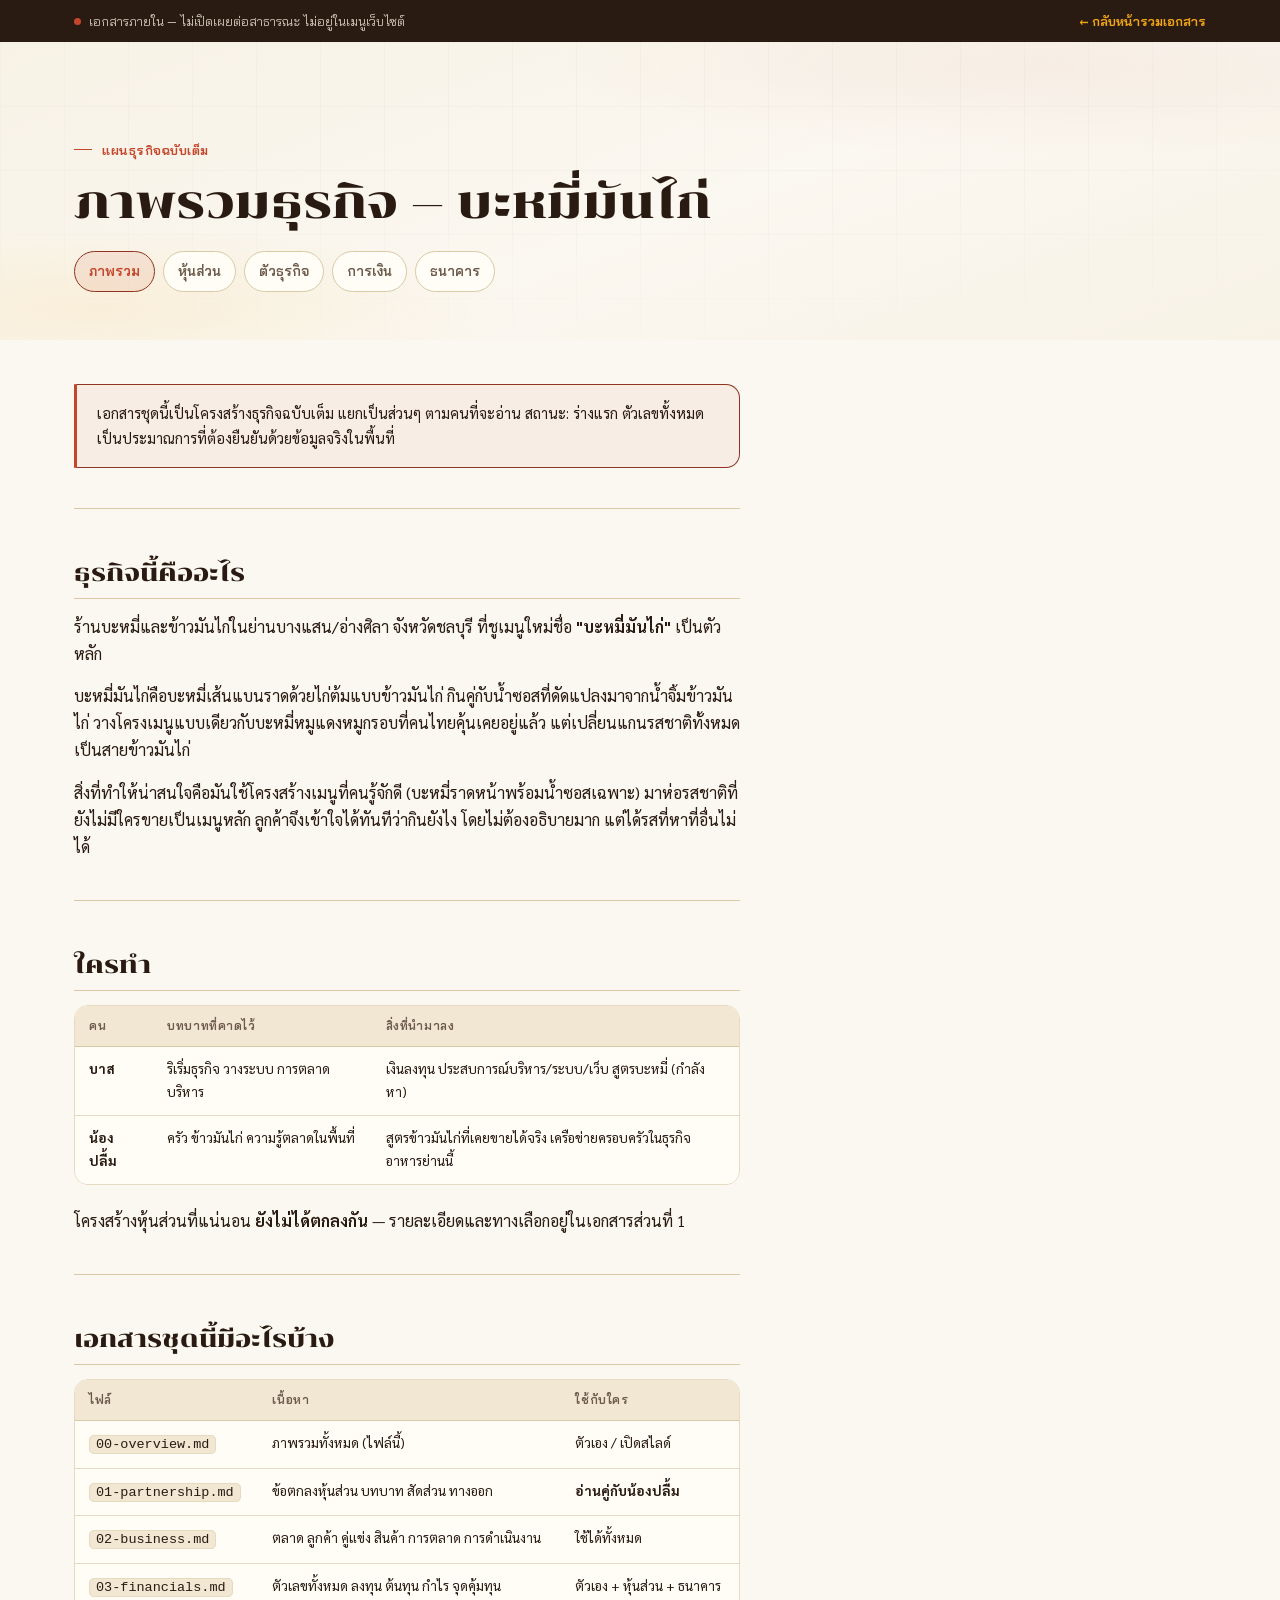
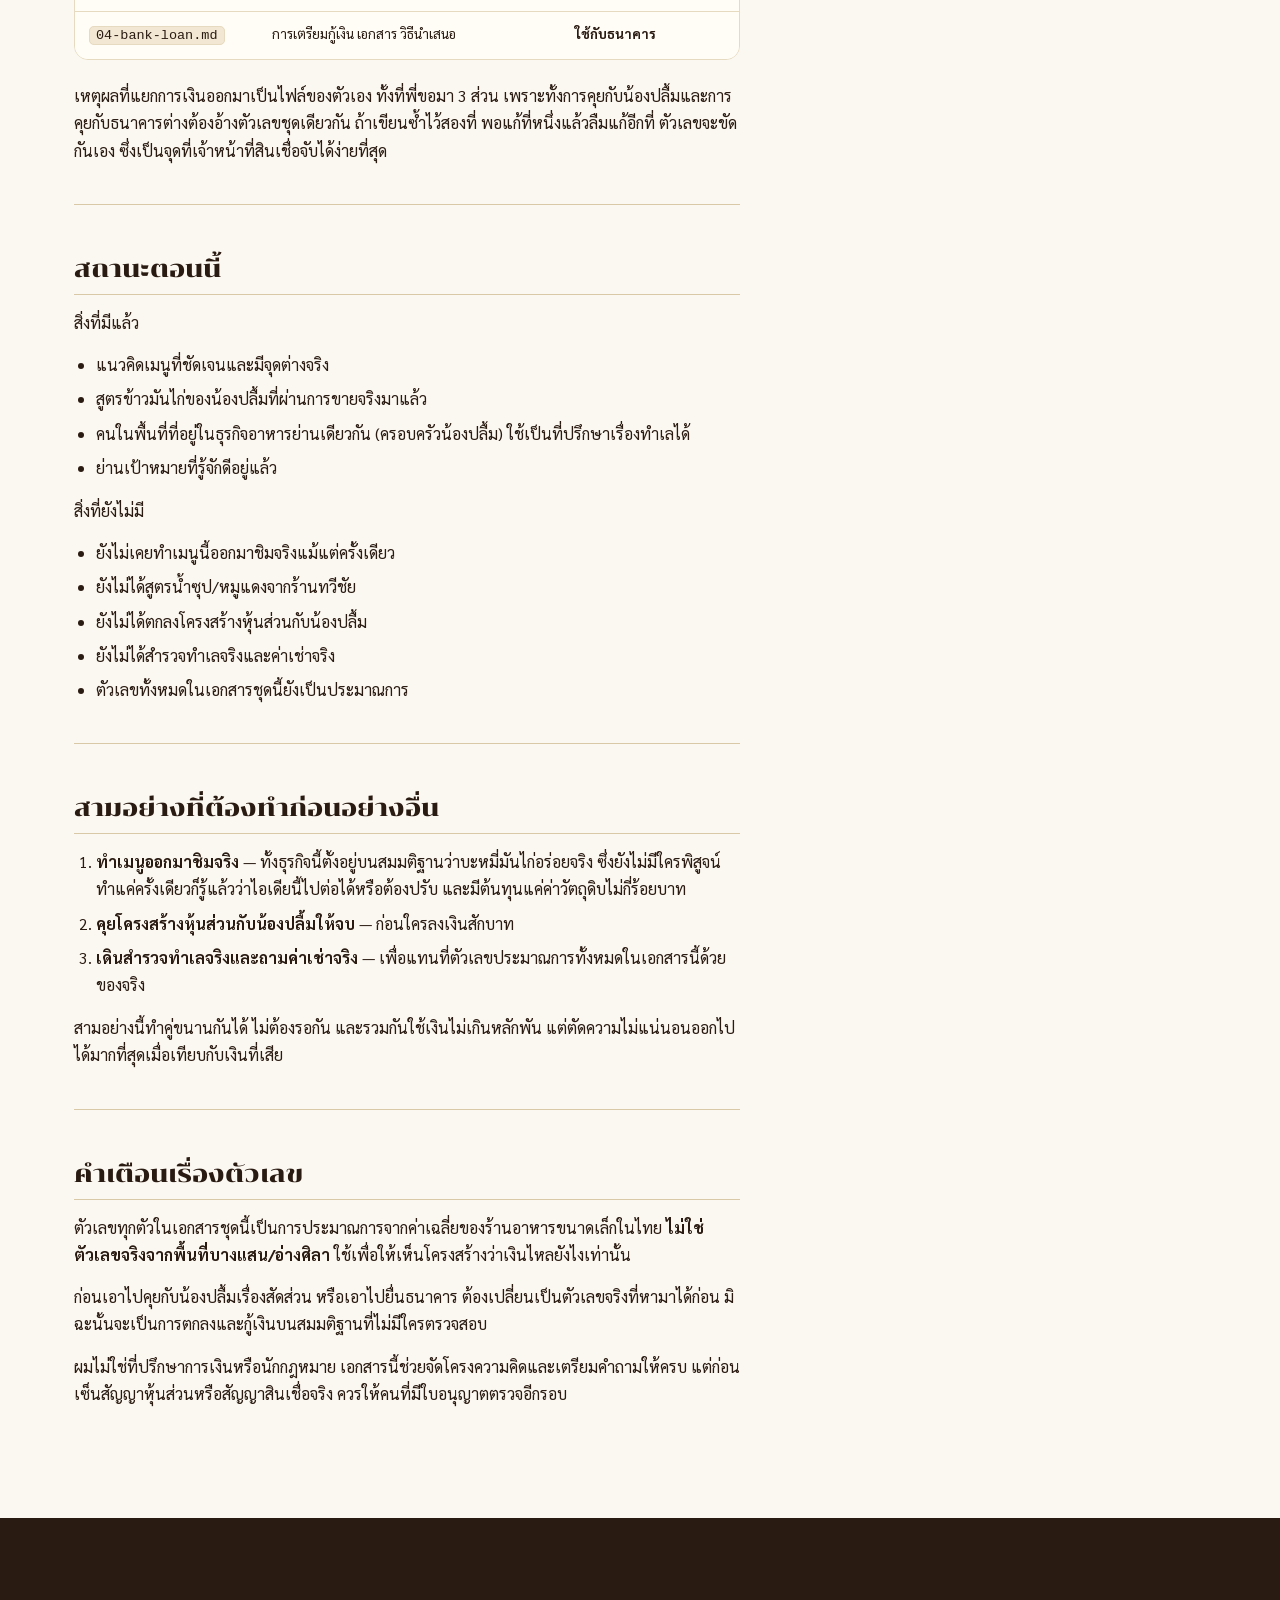
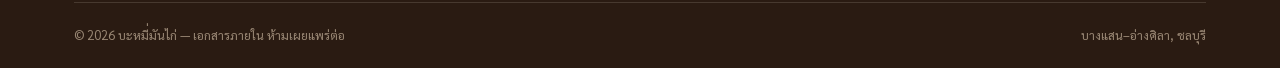
<file: internal/plan-overview.html>
<!DOCTYPE html>
<html lang="th">
<head>
<meta charset="UTF-8">
<meta name="viewport" content="width=device-width, initial-scale=1.0">
<meta name="robots" content="noindex, nofollow">
<title>ภาพรวมธุรกิจ — บะหมี่มันไก่ | เอกสารภายใน · บะหมี่มันไก่</title>
<meta name="description" content="เอกสารวางแผนภายใน ไม่เปิดเผยต่อสาธารณะ">
<link rel="icon" type="image/svg+xml" href="../assets/favicon.svg">
<link rel="preconnect" href="https://fonts.googleapis.com">
<link rel="preconnect" href="https://fonts.gstatic.com" crossorigin>
<link rel="stylesheet" href="../assets/styles.css">
<link rel="stylesheet" href="../assets/internal.css">
</head>
<body>
<div class="internal-bar">
  <div class="container">
    <span class="ib-label"><span class="ib-dot"></span>เอกสารภายใน — ไม่เปิดเผยต่อสาธารณะ ไม่อยู่ในเมนูเว็บไซต์</span>
    <a href="index.html">← กลับหน้ารวมเอกสาร</a>
  </div>
</div>

<section class="page-header">
  <div class="hero-bg" aria-hidden="true" style="opacity:.6;"></div>
  <div class="container hero-inner">
    <span class="eyebrow">แผนธุรกิจฉบับเต็ม</span>
    <h1 style="margin-top:10px;">ภาพรวมธุรกิจ — บะหมี่มันไก่</h1>
    <nav class="subnav"><a href="plan-overview.html" class="is-current">ภาพรวม</a><a href="plan-partnership.html">หุ้นส่วน</a><a href="plan-business.html">ตัวธุรกิจ</a><a href="plan-financials.html">การเงิน</a><a href="plan-bank-loan.html">ธนาคาร</a></nav>
  </div>
</section>

<section class="section doc-page">
  <div class="container">
    
    <article class="doc">
<blockquote>
<p>เอกสารชุดนี้เป็นโครงสร้างธุรกิจฉบับเต็ม แยกเป็นส่วนๆ ตามคนที่จะอ่าน
สถานะ: ร่างแรก ตัวเลขทั้งหมดเป็นประมาณการที่ต้องยืนยันด้วยข้อมูลจริงในพื้นที่</p>
</blockquote>
<hr />
<h2>ธุรกิจนี้คืออะไร</h2>
<p>ร้านบะหมี่และข้าวมันไก่ในย่านบางแสน/อ่างศิลา จังหวัดชลบุรี ที่ชูเมนูใหม่ชื่อ <strong>"บะหมี่มันไก่"</strong> เป็นตัวหลัก</p>
<p>บะหมี่มันไก่คือบะหมี่เส้นแบนราดด้วยไก่ต้มแบบข้าวมันไก่ กินคู่กับน้ำซอสที่ดัดแปลงมาจากน้ำจิ้มข้าวมันไก่ วางโครงเมนูแบบเดียวกับบะหมี่หมูแดงหมูกรอบที่คนไทยคุ้นเคยอยู่แล้ว แต่เปลี่ยนแกนรสชาติทั้งหมดเป็นสายข้าวมันไก่</p>
<p>สิ่งที่ทำให้น่าสนใจคือมันใช้โครงสร้างเมนูที่คนรู้จักดี (บะหมี่ราดหน้าพร้อมน้ำซอสเฉพาะ) มาห่อรสชาติที่ยังไม่มีใครขายเป็นเมนูหลัก ลูกค้าจึงเข้าใจได้ทันทีว่ากินยังไง โดยไม่ต้องอธิบายมาก แต่ได้รสที่หาที่อื่นไม่ได้</p>
<hr />
<h2>ใครทำ</h2>
<div class="table-wrap"><table>
<thead>
<tr>
<th>คน</th>
<th>บทบาทที่คาดไว้</th>
<th>สิ่งที่นำมาลง</th>
</tr>
</thead>
<tbody>
<tr>
<td><strong>บาส</strong></td>
<td>ริเริ่มธุรกิจ วางระบบ การตลาด บริหาร</td>
<td>เงินลงทุน ประสบการณ์บริหาร/ระบบ/เว็บ สูตรบะหมี่ (กำลังหา)</td>
</tr>
<tr>
<td><strong>น้องปลื้ม</strong></td>
<td>ครัว ข้าวมันไก่ ความรู้ตลาดในพื้นที่</td>
<td>สูตรข้าวมันไก่ที่เคยขายได้จริง เครือข่ายครอบครัวในธุรกิจอาหารย่านนี้</td>
</tr>
</tbody>
</table></div>
<p>โครงสร้างหุ้นส่วนที่แน่นอน <strong>ยังไม่ได้ตกลงกัน</strong> — รายละเอียดและทางเลือกอยู่ในเอกสารส่วนที่ 1</p>
<hr />
<h2>เอกสารชุดนี้มีอะไรบ้าง</h2>
<div class="table-wrap"><table>
<thead>
<tr>
<th>ไฟล์</th>
<th>เนื้อหา</th>
<th>ใช้กับใคร</th>
</tr>
</thead>
<tbody>
<tr>
<td><code>00-overview.md</code></td>
<td>ภาพรวมทั้งหมด (ไฟล์นี้)</td>
<td>ตัวเอง / เปิดสไลด์</td>
</tr>
<tr>
<td><code>01-partnership.md</code></td>
<td>ข้อตกลงหุ้นส่วน บทบาท สัดส่วน ทางออก</td>
<td><strong>อ่านคู่กับน้องปลื้ม</strong></td>
</tr>
<tr>
<td><code>02-business.md</code></td>
<td>ตลาด ลูกค้า คู่แข่ง สินค้า การตลาด การดำเนินงาน</td>
<td>ใช้ได้ทั้งหมด</td>
</tr>
<tr>
<td><code>03-financials.md</code></td>
<td>ตัวเลขทั้งหมด ลงทุน ต้นทุน กำไร จุดคุ้มทุน</td>
<td>ตัวเอง + หุ้นส่วน + ธนาคาร</td>
</tr>
<tr>
<td><code>04-bank-loan.md</code></td>
<td>การเตรียมกู้เงิน เอกสาร วิธีนำเสนอ</td>
<td><strong>ใช้กับธนาคาร</strong></td>
</tr>
</tbody>
</table></div>
<p>เหตุผลที่แยกการเงินออกมาเป็นไฟล์ของตัวเอง ทั้งที่พี่ขอมา 3 ส่วน เพราะทั้งการคุยกับน้องปลื้มและการคุยกับธนาคารต่างต้องอ้างตัวเลขชุดเดียวกัน ถ้าเขียนซ้ำไว้สองที่ พอแก้ที่หนึ่งแล้วลืมแก้อีกที่ ตัวเลขจะขัดกันเอง ซึ่งเป็นจุดที่เจ้าหน้าที่สินเชื่อจับได้ง่ายที่สุด</p>
<hr />
<h2>สถานะตอนนี้</h2>
<p>สิ่งที่มีแล้ว</p>
<ul>
<li>แนวคิดเมนูที่ชัดเจนและมีจุดต่างจริง</li>
<li>สูตรข้าวมันไก่ของน้องปลื้มที่ผ่านการขายจริงมาแล้ว</li>
<li>คนในพื้นที่ที่อยู่ในธุรกิจอาหารย่านเดียวกัน (ครอบครัวน้องปลื้ม) ใช้เป็นที่ปรึกษาเรื่องทำเลได้</li>
<li>ย่านเป้าหมายที่รู้จักดีอยู่แล้ว</li>
</ul>
<p>สิ่งที่ยังไม่มี</p>
<ul>
<li>ยังไม่เคยทำเมนูนี้ออกมาชิมจริงแม้แต่ครั้งเดียว</li>
<li>ยังไม่ได้สูตรน้ำซุป/หมูแดงจากร้านทวีชัย</li>
<li>ยังไม่ได้ตกลงโครงสร้างหุ้นส่วนกับน้องปลื้ม</li>
<li>ยังไม่ได้สำรวจทำเลจริงและค่าเช่าจริง</li>
<li>ตัวเลขทั้งหมดในเอกสารชุดนี้ยังเป็นประมาณการ</li>
</ul>
<hr />
<h2>สามอย่างที่ต้องทำก่อนอย่างอื่น</h2>
<ol>
<li><strong>ทำเมนูออกมาชิมจริง</strong> — ทั้งธุรกิจนี้ตั้งอยู่บนสมมติฐานว่าบะหมี่มันไก่อร่อยจริง ซึ่งยังไม่มีใครพิสูจน์ ทำแค่ครั้งเดียวก็รู้แล้วว่าไอเดียนี้ไปต่อได้หรือต้องปรับ และมีต้นทุนแค่ค่าวัตถุดิบไม่กี่ร้อยบาท</li>
<li><strong>คุยโครงสร้างหุ้นส่วนกับน้องปลื้มให้จบ</strong> — ก่อนใครลงเงินสักบาท</li>
<li><strong>เดินสำรวจทำเลจริงและถามค่าเช่าจริง</strong> — เพื่อแทนที่ตัวเลขประมาณการทั้งหมดในเอกสารนี้ด้วยของจริง</li>
</ol>
<p>สามอย่างนี้ทำคู่ขนานกันได้ ไม่ต้องรอกัน และรวมกันใช้เงินไม่เกินหลักพัน แต่ตัดความไม่แน่นอนออกไปได้มากที่สุดเมื่อเทียบกับเงินที่เสีย</p>
<hr />
<h2>คำเตือนเรื่องตัวเลข</h2>
<p>ตัวเลขทุกตัวในเอกสารชุดนี้เป็นการประมาณการจากค่าเฉลี่ยของร้านอาหารขนาดเล็กในไทย <strong>ไม่ใช่ตัวเลขจริงจากพื้นที่บางแสน/อ่างศิลา</strong> ใช้เพื่อให้เห็นโครงสร้างว่าเงินไหลยังไงเท่านั้น</p>
<p>ก่อนเอาไปคุยกับน้องปลื้มเรื่องสัดส่วน หรือเอาไปยื่นธนาคาร ต้องเปลี่ยนเป็นตัวเลขจริงที่หามาได้ก่อน มิฉะนั้นจะเป็นการตกลงและกู้เงินบนสมมติฐานที่ไม่มีใครตรวจสอบ</p>
<p>ผมไม่ใช่ที่ปรึกษาการเงินหรือนักกฎหมาย เอกสารนี้ช่วยจัดโครงความคิดและเตรียมคำถามให้ครบ แต่ก่อนเซ็นสัญญาหุ้นส่วนหรือสัญญาสินเชื่อจริง ควรให้คนที่มีใบอนุญาตตรวจอีกรอบ</p>
    </article>
  </div>
</section>

<footer class="site-footer">
  <div class="container">
    <div class="footer-bottom">
      <span>© 2026 บะหมี่มันไก่ — เอกสารภายใน ห้ามเผยแพร่ต่อ</span>
      <span>บางแสน–อ่างศิลา, ชลบุรี</span>
    </div>
  </div>
</footer>
</body>
</html>
</file>
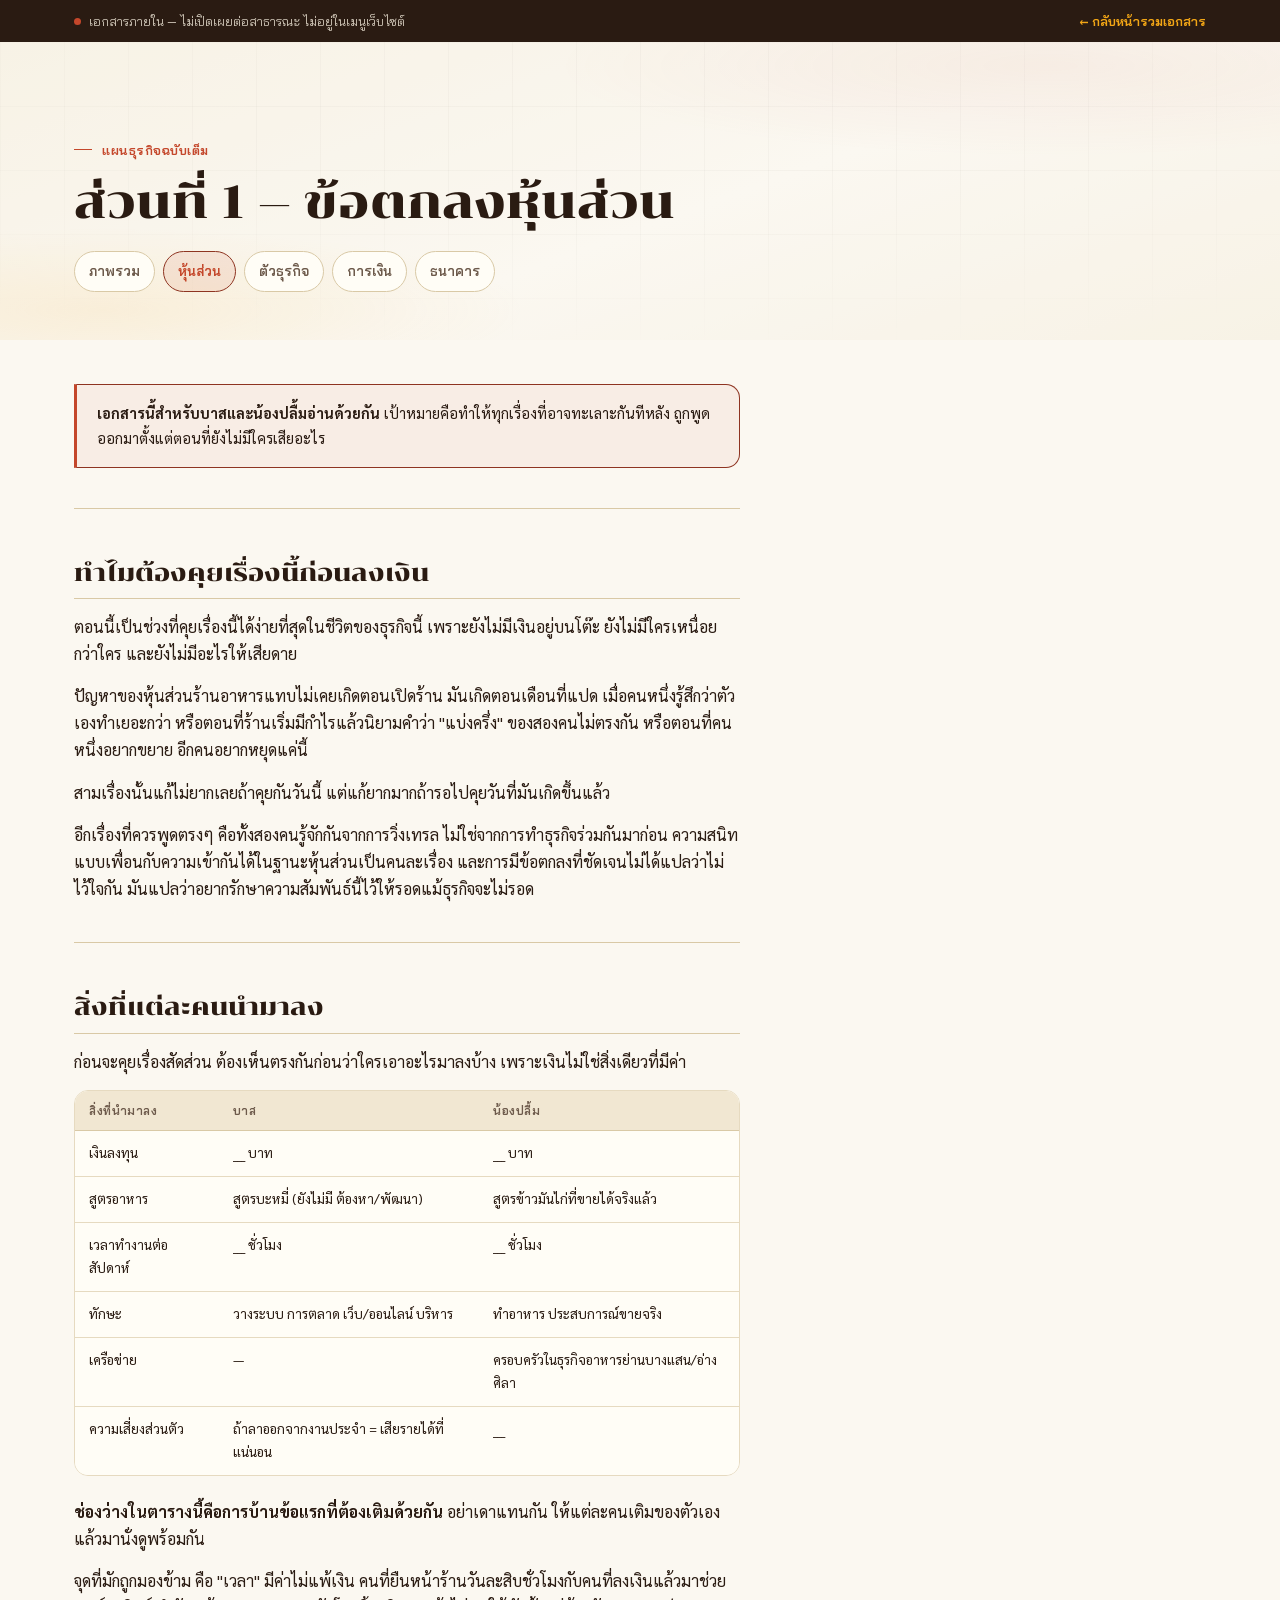
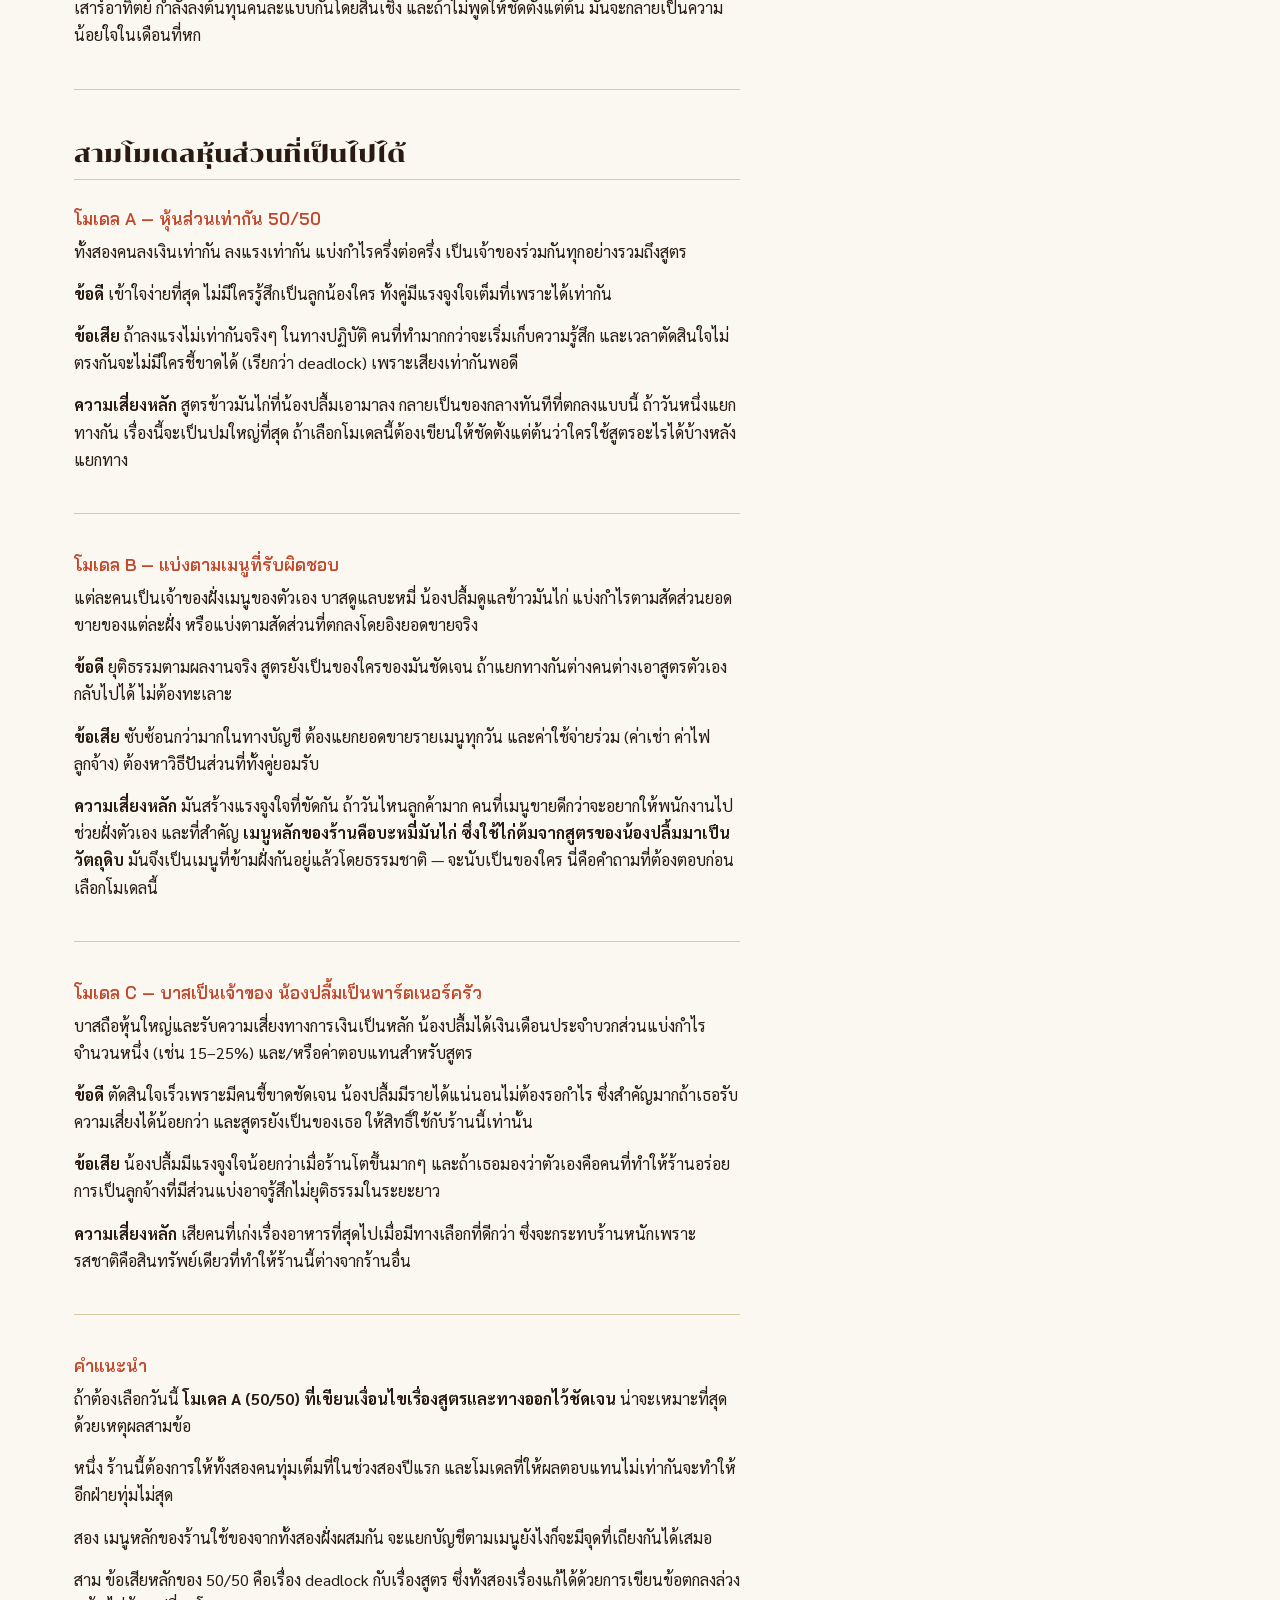
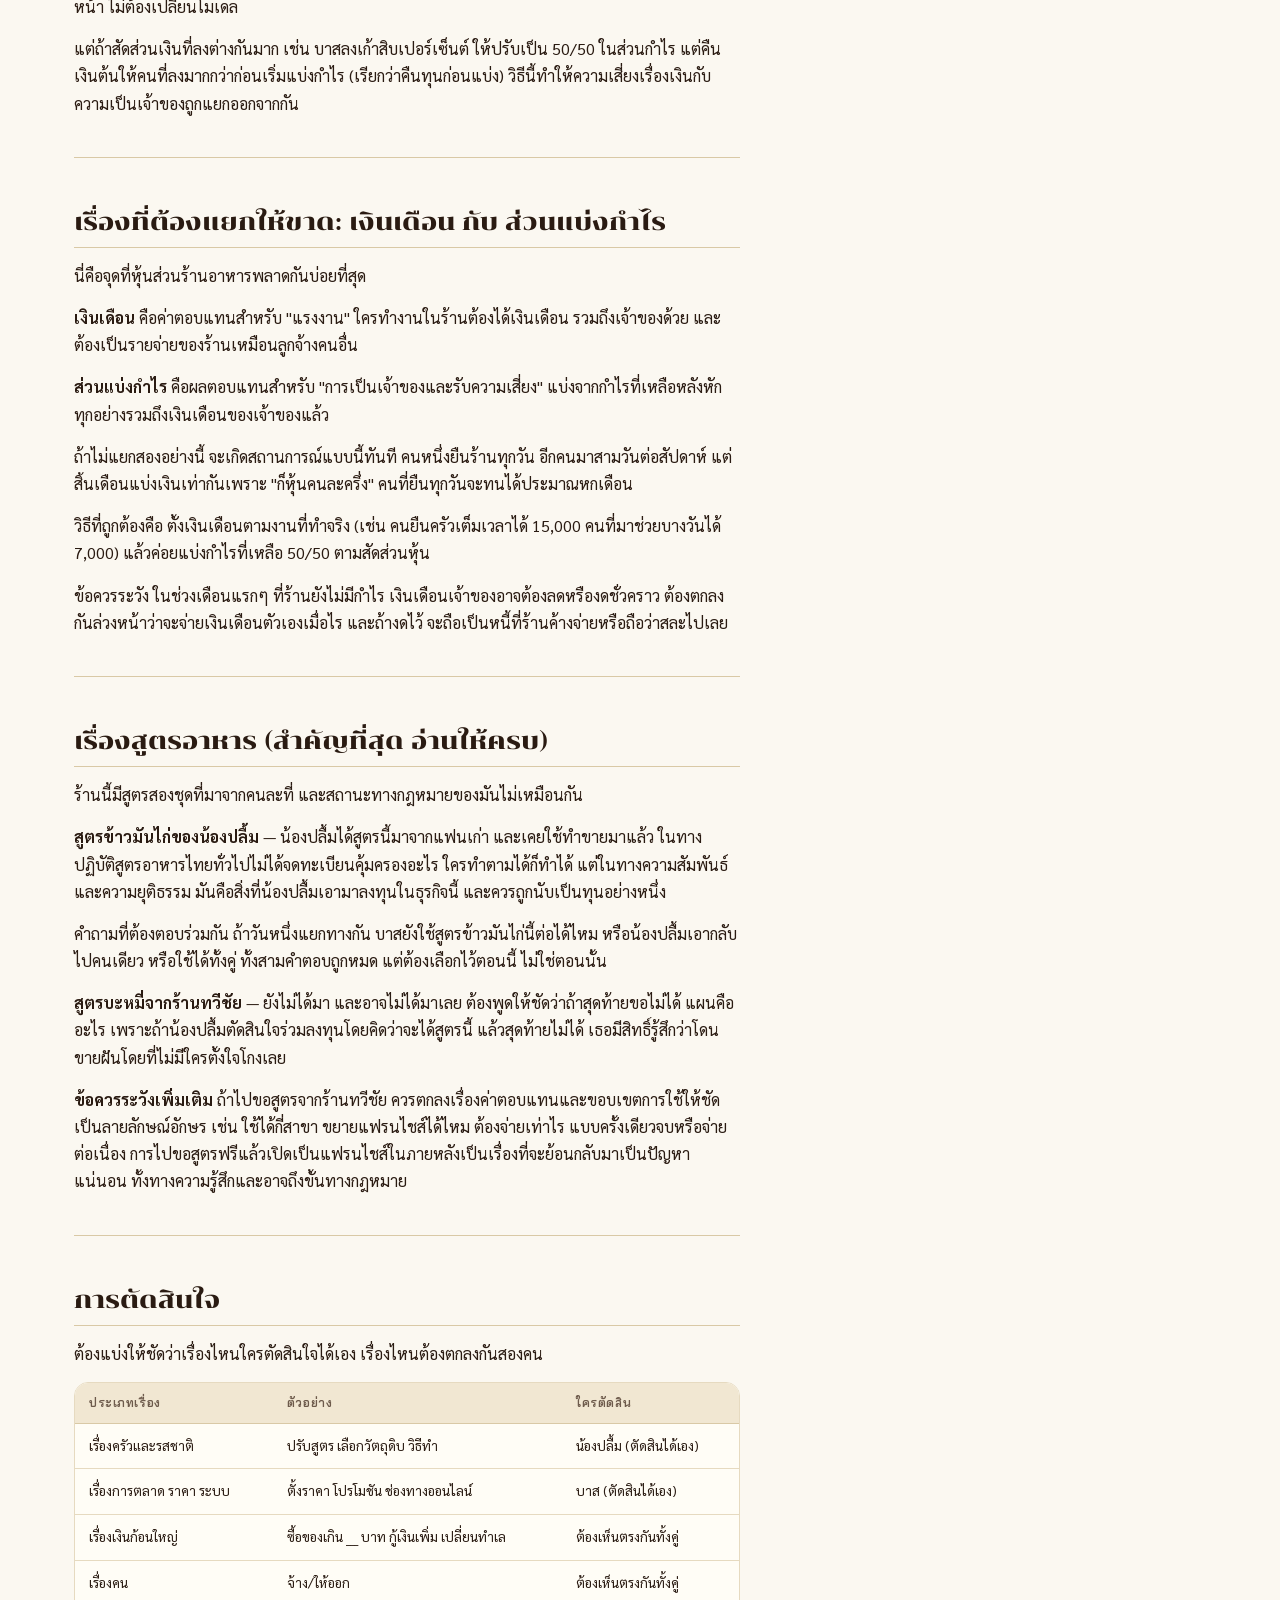
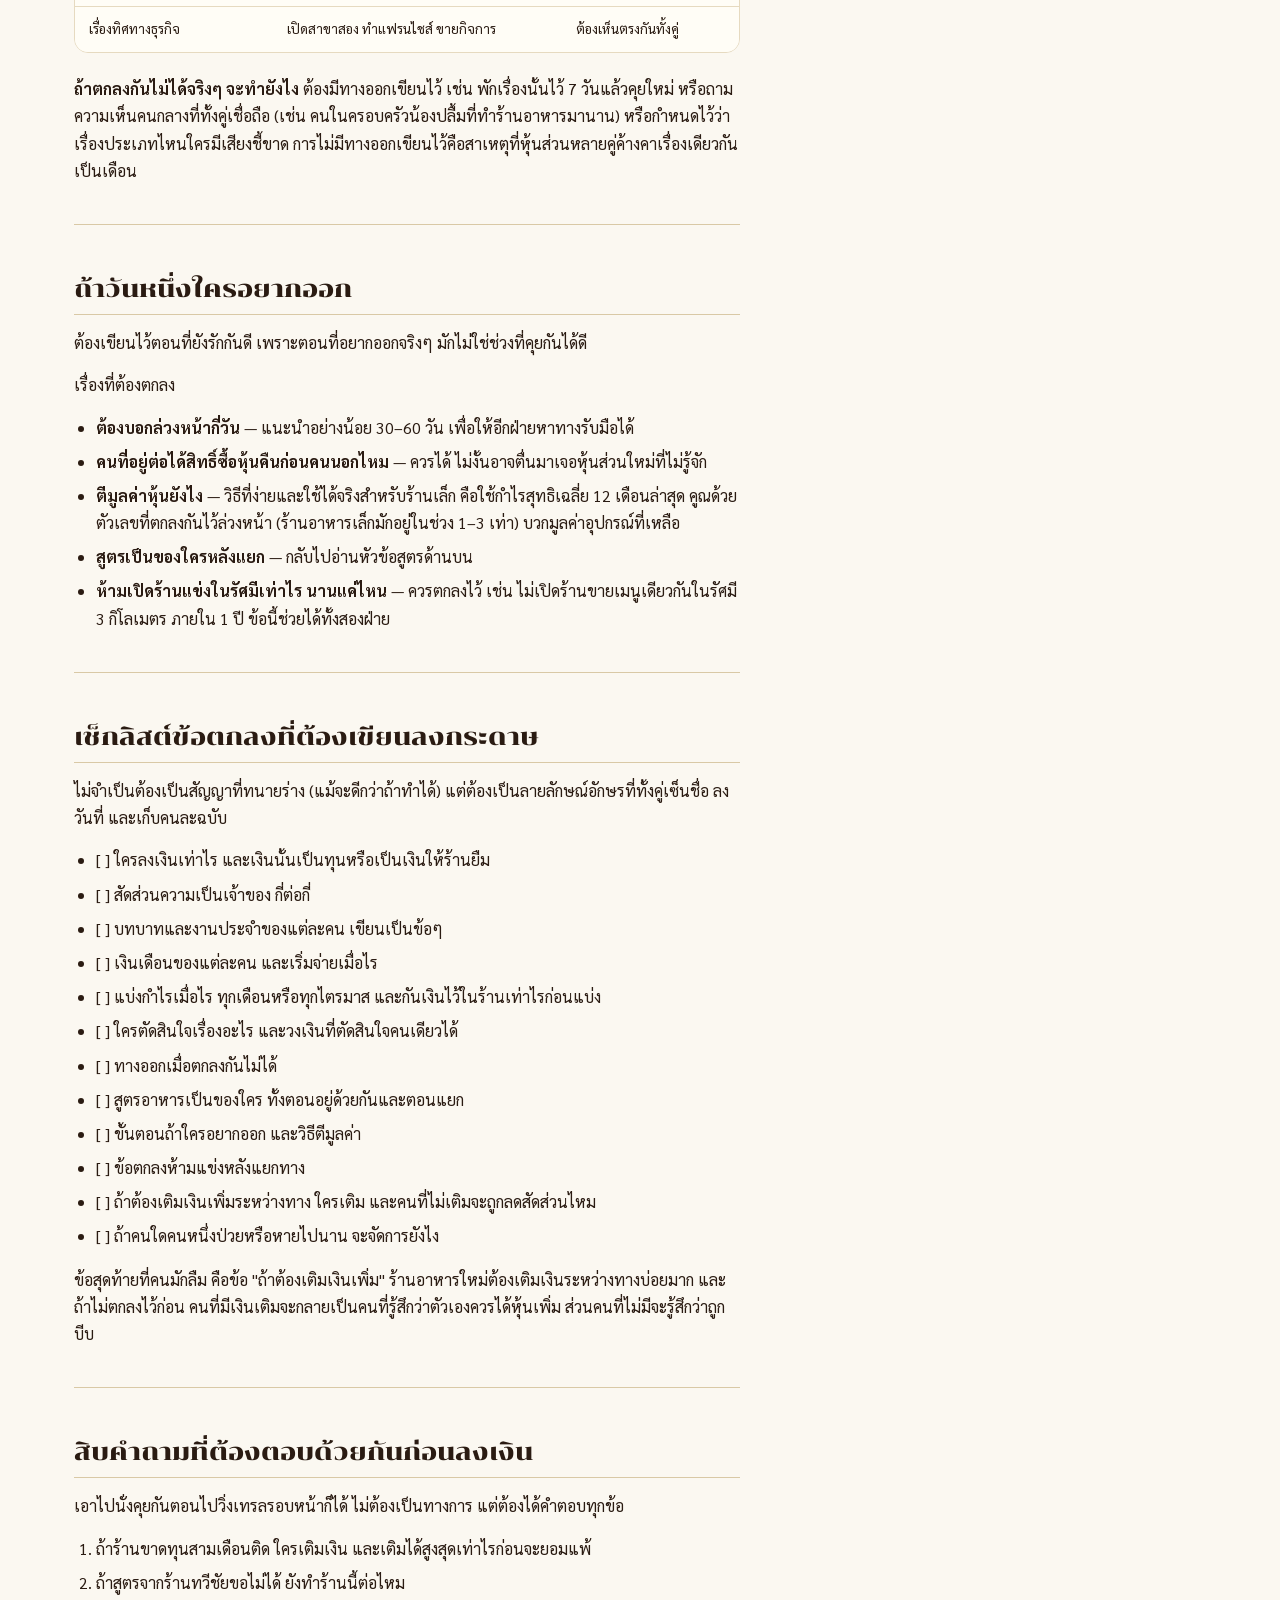
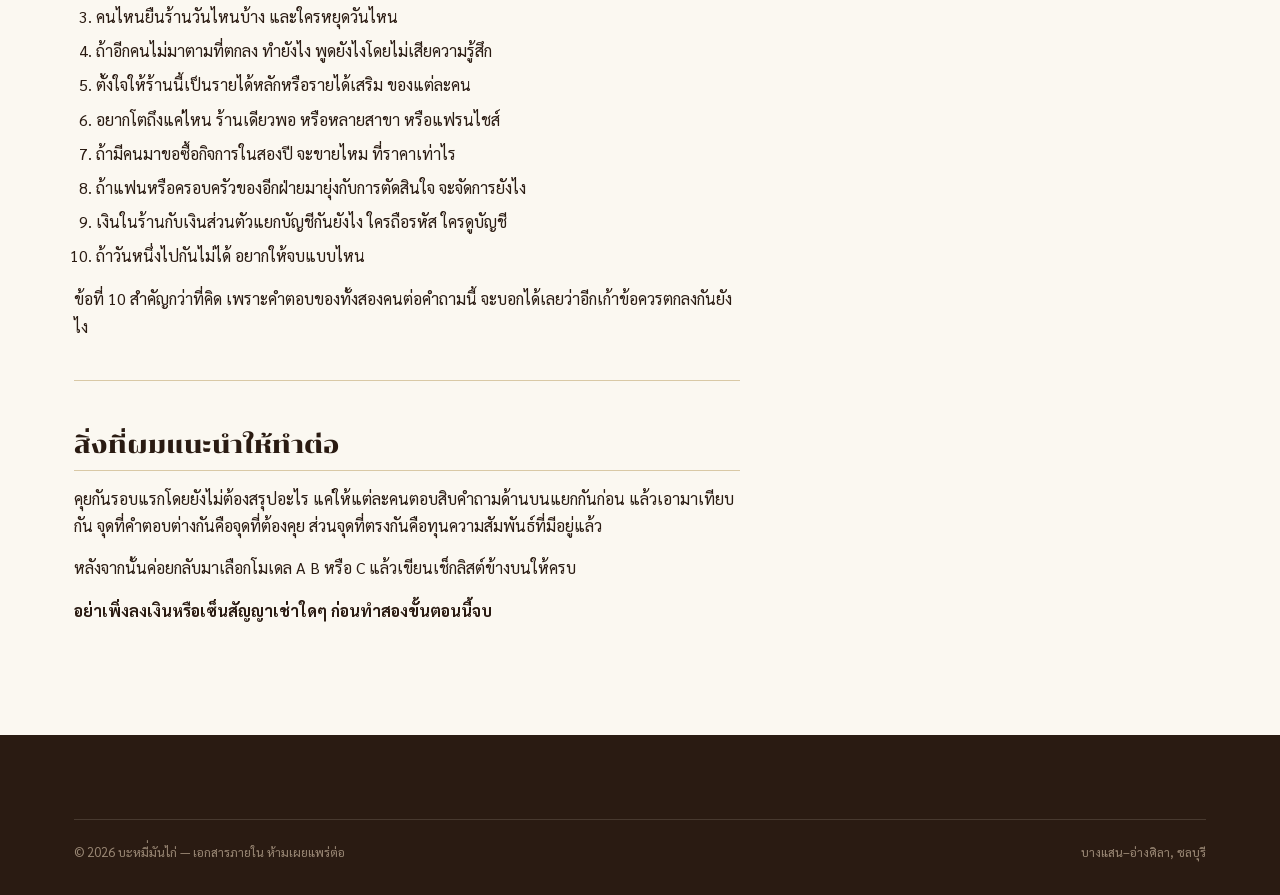
<file: internal/plan-partnership.html>
<!DOCTYPE html>
<html lang="th">
<head>
<meta charset="UTF-8">
<meta name="viewport" content="width=device-width, initial-scale=1.0">
<meta name="robots" content="noindex, nofollow">
<title>ส่วนที่ 1 — ข้อตกลงหุ้นส่วน | เอกสารภายใน · บะหมี่มันไก่</title>
<meta name="description" content="เอกสารวางแผนภายใน ไม่เปิดเผยต่อสาธารณะ">
<link rel="icon" type="image/svg+xml" href="../assets/favicon.svg">
<link rel="preconnect" href="https://fonts.googleapis.com">
<link rel="preconnect" href="https://fonts.gstatic.com" crossorigin>
<link rel="stylesheet" href="../assets/styles.css">
<link rel="stylesheet" href="../assets/internal.css">
</head>
<body>
<div class="internal-bar">
  <div class="container">
    <span class="ib-label"><span class="ib-dot"></span>เอกสารภายใน — ไม่เปิดเผยต่อสาธารณะ ไม่อยู่ในเมนูเว็บไซต์</span>
    <a href="index.html">← กลับหน้ารวมเอกสาร</a>
  </div>
</div>

<section class="page-header">
  <div class="hero-bg" aria-hidden="true" style="opacity:.6;"></div>
  <div class="container hero-inner">
    <span class="eyebrow">แผนธุรกิจฉบับเต็ม</span>
    <h1 style="margin-top:10px;">ส่วนที่ 1 — ข้อตกลงหุ้นส่วน</h1>
    <nav class="subnav"><a href="plan-overview.html">ภาพรวม</a><a href="plan-partnership.html" class="is-current">หุ้นส่วน</a><a href="plan-business.html">ตัวธุรกิจ</a><a href="plan-financials.html">การเงิน</a><a href="plan-bank-loan.html">ธนาคาร</a></nav>
  </div>
</section>

<section class="section doc-page">
  <div class="container">
    
    <article class="doc">
<blockquote>
<p><strong>เอกสารนี้สำหรับบาสและน้องปลื้มอ่านด้วยกัน</strong>
เป้าหมายคือทำให้ทุกเรื่องที่อาจทะเลาะกันทีหลัง ถูกพูดออกมาตั้งแต่ตอนที่ยังไม่มีใครเสียอะไร</p>
</blockquote>
<hr />
<h2>ทำไมต้องคุยเรื่องนี้ก่อนลงเงิน</h2>
<p>ตอนนี้เป็นช่วงที่คุยเรื่องนี้ได้ง่ายที่สุดในชีวิตของธุรกิจนี้ เพราะยังไม่มีเงินอยู่บนโต๊ะ ยังไม่มีใครเหนื่อยกว่าใคร และยังไม่มีอะไรให้เสียดาย</p>
<p>ปัญหาของหุ้นส่วนร้านอาหารแทบไม่เคยเกิดตอนเปิดร้าน มันเกิดตอนเดือนที่แปด เมื่อคนหนึ่งรู้สึกว่าตัวเองทำเยอะกว่า หรือตอนที่ร้านเริ่มมีกำไรแล้วนิยามคำว่า "แบ่งครึ่ง" ของสองคนไม่ตรงกัน หรือตอนที่คนหนึ่งอยากขยาย อีกคนอยากหยุดแค่นี้</p>
<p>สามเรื่องนั้นแก้ไม่ยากเลยถ้าคุยกันวันนี้ แต่แก้ยากมากถ้ารอไปคุยวันที่มันเกิดขึ้นแล้ว</p>
<p>อีกเรื่องที่ควรพูดตรงๆ คือทั้งสองคนรู้จักกันจากการวิ่งเทรล ไม่ใช่จากการทำธุรกิจร่วมกันมาก่อน ความสนิทแบบเพื่อนกับความเข้ากันได้ในฐานะหุ้นส่วนเป็นคนละเรื่อง และการมีข้อตกลงที่ชัดเจนไม่ได้แปลว่าไม่ไว้ใจกัน มันแปลว่าอยากรักษาความสัมพันธ์นี้ไว้ให้รอดแม้ธุรกิจจะไม่รอด</p>
<hr />
<h2>สิ่งที่แต่ละคนนำมาลง</h2>
<p>ก่อนจะคุยเรื่องสัดส่วน ต้องเห็นตรงกันก่อนว่าใครเอาอะไรมาลงบ้าง เพราะเงินไม่ใช่สิ่งเดียวที่มีค่า</p>
<div class="table-wrap"><table>
<thead>
<tr>
<th>สิ่งที่นำมาลง</th>
<th>บาส</th>
<th>น้องปลื้ม</th>
</tr>
</thead>
<tbody>
<tr>
<td>เงินลงทุน</td>
<td>___ บาท</td>
<td>___ บาท</td>
</tr>
<tr>
<td>สูตรอาหาร</td>
<td>สูตรบะหมี่ (ยังไม่มี ต้องหา/พัฒนา)</td>
<td>สูตรข้าวมันไก่ที่ขายได้จริงแล้ว</td>
</tr>
<tr>
<td>เวลาทำงานต่อสัปดาห์</td>
<td>___ ชั่วโมง</td>
<td>___ ชั่วโมง</td>
</tr>
<tr>
<td>ทักษะ</td>
<td>วางระบบ การตลาด เว็บ/ออนไลน์ บริหาร</td>
<td>ทำอาหาร ประสบการณ์ขายจริง</td>
</tr>
<tr>
<td>เครือข่าย</td>
<td>—</td>
<td>ครอบครัวในธุรกิจอาหารย่านบางแสน/อ่างศิลา</td>
</tr>
<tr>
<td>ความเสี่ยงส่วนตัว</td>
<td>ถ้าลาออกจากงานประจำ = เสียรายได้ที่แน่นอน</td>
<td>___</td>
</tr>
</tbody>
</table></div>
<p><strong>ช่องว่างในตารางนี้คือการบ้านข้อแรกที่ต้องเติมด้วยกัน</strong> อย่าเดาแทนกัน ให้แต่ละคนเติมของตัวเองแล้วมานั่งดูพร้อมกัน</p>
<p>จุดที่มักถูกมองข้าม คือ "เวลา" มีค่าไม่แพ้เงิน คนที่ยืนหน้าร้านวันละสิบชั่วโมงกับคนที่ลงเงินแล้วมาช่วยเสาร์อาทิตย์ กำลังลงต้นทุนคนละแบบกันโดยสิ้นเชิง และถ้าไม่พูดให้ชัดตั้งแต่ต้น มันจะกลายเป็นความน้อยใจในเดือนที่หก</p>
<hr />
<h2>สามโมเดลหุ้นส่วนที่เป็นไปได้</h2>
<h3>โมเดล A — หุ้นส่วนเท่ากัน 50/50</h3>
<p>ทั้งสองคนลงเงินเท่ากัน ลงแรงเท่ากัน แบ่งกำไรครึ่งต่อครึ่ง เป็นเจ้าของร่วมกันทุกอย่างรวมถึงสูตร</p>
<p><strong>ข้อดี</strong> เข้าใจง่ายที่สุด ไม่มีใครรู้สึกเป็นลูกน้องใคร ทั้งคู่มีแรงจูงใจเต็มที่เพราะได้เท่ากัน</p>
<p><strong>ข้อเสีย</strong> ถ้าลงแรงไม่เท่ากันจริงๆ ในทางปฏิบัติ คนที่ทำมากกว่าจะเริ่มเก็บความรู้สึก และเวลาตัดสินใจไม่ตรงกันจะไม่มีใครชี้ขาดได้ (เรียกว่า deadlock) เพราะเสียงเท่ากันพอดี</p>
<p><strong>ความเสี่ยงหลัก</strong> สูตรข้าวมันไก่ที่น้องปลื้มเอามาลง กลายเป็นของกลางทันทีที่ตกลงแบบนี้ ถ้าวันหนึ่งแยกทางกัน เรื่องนี้จะเป็นปมใหญ่ที่สุด ถ้าเลือกโมเดลนี้ต้องเขียนให้ชัดตั้งแต่ต้นว่าใครใช้สูตรอะไรได้บ้างหลังแยกทาง</p>
<hr />
<h3>โมเดล B — แบ่งตามเมนูที่รับผิดชอบ</h3>
<p>แต่ละคนเป็นเจ้าของฝั่งเมนูของตัวเอง บาสดูแลบะหมี่ น้องปลื้มดูแลข้าวมันไก่ แบ่งกำไรตามสัดส่วนยอดขายของแต่ละฝั่ง หรือแบ่งตามสัดส่วนที่ตกลงโดยอิงยอดขายจริง</p>
<p><strong>ข้อดี</strong> ยุติธรรมตามผลงานจริง สูตรยังเป็นของใครของมันชัดเจน ถ้าแยกทางกันต่างคนต่างเอาสูตรตัวเองกลับไปได้ ไม่ต้องทะเลาะ</p>
<p><strong>ข้อเสีย</strong> ซับซ้อนกว่ามากในทางบัญชี ต้องแยกยอดขายรายเมนูทุกวัน และค่าใช้จ่ายร่วม (ค่าเช่า ค่าไฟ ลูกจ้าง) ต้องหาวิธีปันส่วนที่ทั้งคู่ยอมรับ</p>
<p><strong>ความเสี่ยงหลัก</strong> มันสร้างแรงจูงใจที่ขัดกัน ถ้าวันไหนลูกค้ามาก คนที่เมนูขายดีกว่าจะอยากให้พนักงานไปช่วยฝั่งตัวเอง และที่สำคัญ <strong>เมนูหลักของร้านคือบะหมี่มันไก่ ซึ่งใช้ไก่ต้มจากสูตรของน้องปลื้มมาเป็นวัตถุดิบ</strong> มันจึงเป็นเมนูที่ข้ามฝั่งกันอยู่แล้วโดยธรรมชาติ — จะนับเป็นของใคร นี่คือคำถามที่ต้องตอบก่อนเลือกโมเดลนี้</p>
<hr />
<h3>โมเดล C — บาสเป็นเจ้าของ น้องปลื้มเป็นพาร์ตเนอร์ครัว</h3>
<p>บาสถือหุ้นใหญ่และรับความเสี่ยงทางการเงินเป็นหลัก น้องปลื้มได้เงินเดือนประจำบวกส่วนแบ่งกำไรจำนวนหนึ่ง (เช่น 15–25%) และ/หรือค่าตอบแทนสำหรับสูตร</p>
<p><strong>ข้อดี</strong> ตัดสินใจเร็วเพราะมีคนชี้ขาดชัดเจน น้องปลื้มมีรายได้แน่นอนไม่ต้องรอกำไร ซึ่งสำคัญมากถ้าเธอรับความเสี่ยงได้น้อยกว่า และสูตรยังเป็นของเธอ ให้สิทธิ์ใช้กับร้านนี้เท่านั้น</p>
<p><strong>ข้อเสีย</strong> น้องปลื้มมีแรงจูงใจน้อยกว่าเมื่อร้านโตขึ้นมากๆ และถ้าเธอมองว่าตัวเองคือคนที่ทำให้ร้านอร่อย การเป็นลูกจ้างที่มีส่วนแบ่งอาจรู้สึกไม่ยุติธรรมในระยะยาว</p>
<p><strong>ความเสี่ยงหลัก</strong> เสียคนที่เก่งเรื่องอาหารที่สุดไปเมื่อมีทางเลือกที่ดีกว่า ซึ่งจะกระทบร้านหนักเพราะรสชาติคือสินทรัพย์เดียวที่ทำให้ร้านนี้ต่างจากร้านอื่น</p>
<hr />
<h3>คำแนะนำ</h3>
<p>ถ้าต้องเลือกวันนี้ <strong>โมเดล A (50/50) ที่เขียนเงื่อนไขเรื่องสูตรและทางออกไว้ชัดเจน</strong> น่าจะเหมาะที่สุด ด้วยเหตุผลสามข้อ</p>
<p>หนึ่ง ร้านนี้ต้องการให้ทั้งสองคนทุ่มเต็มที่ในช่วงสองปีแรก และโมเดลที่ให้ผลตอบแทนไม่เท่ากันจะทำให้อีกฝ่ายทุ่มไม่สุด</p>
<p>สอง เมนูหลักของร้านใช้ของจากทั้งสองฝั่งผสมกัน จะแยกบัญชีตามเมนูยังไงก็จะมีจุดที่เถียงกันได้เสมอ</p>
<p>สาม ข้อเสียหลักของ 50/50 คือเรื่อง deadlock กับเรื่องสูตร ซึ่งทั้งสองเรื่องแก้ได้ด้วยการเขียนข้อตกลงล่วงหน้า ไม่ต้องเปลี่ยนโมเดล</p>
<p>แต่ถ้าสัดส่วนเงินที่ลงต่างกันมาก เช่น บาสลงเก้าสิบเปอร์เซ็นต์ ให้ปรับเป็น 50/50 ในส่วนกำไร แต่คืนเงินต้นให้คนที่ลงมากกว่าก่อนเริ่มแบ่งกำไร (เรียกว่าคืนทุนก่อนแบ่ง) วิธีนี้ทำให้ความเสี่ยงเรื่องเงินกับความเป็นเจ้าของถูกแยกออกจากกัน</p>
<hr />
<h2>เรื่องที่ต้องแยกให้ขาด: เงินเดือน กับ ส่วนแบ่งกำไร</h2>
<p>นี่คือจุดที่หุ้นส่วนร้านอาหารพลาดกันบ่อยที่สุด</p>
<p><strong>เงินเดือน</strong> คือค่าตอบแทนสำหรับ "แรงงาน" ใครทำงานในร้านต้องได้เงินเดือน รวมถึงเจ้าของด้วย และต้องเป็นรายจ่ายของร้านเหมือนลูกจ้างคนอื่น</p>
<p><strong>ส่วนแบ่งกำไร</strong> คือผลตอบแทนสำหรับ "การเป็นเจ้าของและรับความเสี่ยง" แบ่งจากกำไรที่เหลือหลังหักทุกอย่างรวมถึงเงินเดือนของเจ้าของแล้ว</p>
<p>ถ้าไม่แยกสองอย่างนี้ จะเกิดสถานการณ์แบบนี้ทันที คนหนึ่งยืนร้านทุกวัน อีกคนมาสามวันต่อสัปดาห์ แต่สิ้นเดือนแบ่งเงินเท่ากันเพราะ "ก็หุ้นคนละครึ่ง" คนที่ยืนทุกวันจะทนได้ประมาณหกเดือน</p>
<p>วิธีที่ถูกต้องคือ ตั้งเงินเดือนตามงานที่ทำจริง (เช่น คนยืนครัวเต็มเวลาได้ 15,000 คนที่มาช่วยบางวันได้ 7,000) แล้วค่อยแบ่งกำไรที่เหลือ 50/50 ตามสัดส่วนหุ้น</p>
<p>ข้อควรระวัง ในช่วงเดือนแรกๆ ที่ร้านยังไม่มีกำไร เงินเดือนเจ้าของอาจต้องลดหรืองดชั่วคราว ต้องตกลงกันล่วงหน้าว่าจะจ่ายเงินเดือนตัวเองเมื่อไร และถ้างดไว้ จะถือเป็นหนี้ที่ร้านค้างจ่ายหรือถือว่าสละไปเลย</p>
<hr />
<h2>เรื่องสูตรอาหาร (สำคัญที่สุด อ่านให้ครบ)</h2>
<p>ร้านนี้มีสูตรสองชุดที่มาจากคนละที่ และสถานะทางกฎหมายของมันไม่เหมือนกัน</p>
<p><strong>สูตรข้าวมันไก่ของน้องปลื้ม</strong> — น้องปลื้มได้สูตรนี้มาจากแฟนเก่า และเคยใช้ทำขายมาแล้ว ในทางปฏิบัติสูตรอาหารไทยทั่วไปไม่ได้จดทะเบียนคุ้มครองอะไร ใครทำตามได้ก็ทำได้ แต่ในทางความสัมพันธ์และความยุติธรรม มันคือสิ่งที่น้องปลื้มเอามาลงทุนในธุรกิจนี้ และควรถูกนับเป็นทุนอย่างหนึ่ง</p>
<p>คำถามที่ต้องตอบร่วมกัน ถ้าวันหนึ่งแยกทางกัน บาสยังใช้สูตรข้าวมันไก่นี้ต่อได้ไหม หรือน้องปลื้มเอากลับไปคนเดียว หรือใช้ได้ทั้งคู่ ทั้งสามคำตอบถูกหมด แต่ต้องเลือกไว้ตอนนี้ ไม่ใช่ตอนนั้น</p>
<p><strong>สูตรบะหมี่จากร้านทวีชัย</strong> — ยังไม่ได้มา และอาจไม่ได้มาเลย ต้องพูดให้ชัดว่าถ้าสุดท้ายขอไม่ได้ แผนคืออะไร เพราะถ้าน้องปลื้มตัดสินใจร่วมลงทุนโดยคิดว่าจะได้สูตรนี้ แล้วสุดท้ายไม่ได้ เธอมีสิทธิ์รู้สึกว่าโดนขายฝันโดยที่ไม่มีใครตั้งใจโกงเลย</p>
<p><strong>ข้อควรระวังเพิ่มเติม</strong> ถ้าไปขอสูตรจากร้านทวีชัย ควรตกลงเรื่องค่าตอบแทนและขอบเขตการใช้ให้ชัดเป็นลายลักษณ์อักษร เช่น ใช้ได้กี่สาขา ขยายแฟรนไชส์ได้ไหม ต้องจ่ายเท่าไร แบบครั้งเดียวจบหรือจ่ายต่อเนื่อง การไปขอสูตรฟรีแล้วเปิดเป็นแฟรนไชส์ในภายหลังเป็นเรื่องที่จะย้อนกลับมาเป็นปัญหาแน่นอน ทั้งทางความรู้สึกและอาจถึงขั้นทางกฎหมาย</p>
<hr />
<h2>การตัดสินใจ</h2>
<p>ต้องแบ่งให้ชัดว่าเรื่องไหนใครตัดสินใจได้เอง เรื่องไหนต้องตกลงกันสองคน</p>
<div class="table-wrap"><table>
<thead>
<tr>
<th>ประเภทเรื่อง</th>
<th>ตัวอย่าง</th>
<th>ใครตัดสิน</th>
</tr>
</thead>
<tbody>
<tr>
<td>เรื่องครัวและรสชาติ</td>
<td>ปรับสูตร เลือกวัตถุดิบ วิธีทำ</td>
<td>น้องปลื้ม (ตัดสินได้เอง)</td>
</tr>
<tr>
<td>เรื่องการตลาด ราคา ระบบ</td>
<td>ตั้งราคา โปรโมชัน ช่องทางออนไลน์</td>
<td>บาส (ตัดสินได้เอง)</td>
</tr>
<tr>
<td>เรื่องเงินก้อนใหญ่</td>
<td>ซื้อของเกิน ___ บาท กู้เงินเพิ่ม เปลี่ยนทำเล</td>
<td>ต้องเห็นตรงกันทั้งคู่</td>
</tr>
<tr>
<td>เรื่องคน</td>
<td>จ้าง/ให้ออก</td>
<td>ต้องเห็นตรงกันทั้งคู่</td>
</tr>
<tr>
<td>เรื่องทิศทางธุรกิจ</td>
<td>เปิดสาขาสอง ทำแฟรนไชส์ ขายกิจการ</td>
<td>ต้องเห็นตรงกันทั้งคู่</td>
</tr>
</tbody>
</table></div>
<p><strong>ถ้าตกลงกันไม่ได้จริงๆ จะทำยังไง</strong> ต้องมีทางออกเขียนไว้ เช่น พักเรื่องนั้นไว้ 7 วันแล้วคุยใหม่ หรือถามความเห็นคนกลางที่ทั้งคู่เชื่อถือ (เช่น คนในครอบครัวน้องปลื้มที่ทำร้านอาหารมานาน) หรือกำหนดไว้ว่าเรื่องประเภทไหนใครมีเสียงชี้ขาด การไม่มีทางออกเขียนไว้คือสาเหตุที่หุ้นส่วนหลายคู่ค้างคาเรื่องเดียวกันเป็นเดือน</p>
<hr />
<h2>ถ้าวันหนึ่งใครอยากออก</h2>
<p>ต้องเขียนไว้ตอนที่ยังรักกันดี เพราะตอนที่อยากออกจริงๆ มักไม่ใช่ช่วงที่คุยกันได้ดี</p>
<p>เรื่องที่ต้องตกลง</p>
<ul>
<li><strong>ต้องบอกล่วงหน้ากี่วัน</strong> — แนะนำอย่างน้อย 30–60 วัน เพื่อให้อีกฝ่ายหาทางรับมือได้</li>
<li><strong>คนที่อยู่ต่อได้สิทธิ์ซื้อหุ้นคืนก่อนคนนอกไหม</strong> — ควรได้ ไม่งั้นอาจตื่นมาเจอหุ้นส่วนใหม่ที่ไม่รู้จัก</li>
<li><strong>ตีมูลค่าหุ้นยังไง</strong> — วิธีที่ง่ายและใช้ได้จริงสำหรับร้านเล็ก คือใช้กำไรสุทธิเฉลี่ย 12 เดือนล่าสุด คูณด้วยตัวเลขที่ตกลงกันไว้ล่วงหน้า (ร้านอาหารเล็กมักอยู่ในช่วง 1–3 เท่า) บวกมูลค่าอุปกรณ์ที่เหลือ</li>
<li><strong>สูตรเป็นของใครหลังแยก</strong> — กลับไปอ่านหัวข้อสูตรด้านบน</li>
<li><strong>ห้ามเปิดร้านแข่งในรัศมีเท่าไร นานแค่ไหน</strong> — ควรตกลงไว้ เช่น ไม่เปิดร้านขายเมนูเดียวกันในรัศมี 3 กิโลเมตร ภายใน 1 ปี ข้อนี้ช่วยได้ทั้งสองฝ่าย</li>
</ul>
<hr />
<h2>เช็กลิสต์ข้อตกลงที่ต้องเขียนลงกระดาษ</h2>
<p>ไม่จำเป็นต้องเป็นสัญญาที่ทนายร่าง (แม้จะดีกว่าถ้าทำได้) แต่ต้องเป็นลายลักษณ์อักษรที่ทั้งคู่เซ็นชื่อ ลงวันที่ และเก็บคนละฉบับ</p>
<ul>
<li>[ ] ใครลงเงินเท่าไร และเงินนั้นเป็นทุนหรือเป็นเงินให้ร้านยืม</li>
<li>[ ] สัดส่วนความเป็นเจ้าของ กี่ต่อกี่</li>
<li>[ ] บทบาทและงานประจำของแต่ละคน เขียนเป็นข้อๆ</li>
<li>[ ] เงินเดือนของแต่ละคน และเริ่มจ่ายเมื่อไร</li>
<li>[ ] แบ่งกำไรเมื่อไร ทุกเดือนหรือทุกไตรมาส และกันเงินไว้ในร้านเท่าไรก่อนแบ่ง</li>
<li>[ ] ใครตัดสินใจเรื่องอะไร และวงเงินที่ตัดสินใจคนเดียวได้</li>
<li>[ ] ทางออกเมื่อตกลงกันไม่ได้</li>
<li>[ ] สูตรอาหารเป็นของใคร ทั้งตอนอยู่ด้วยกันและตอนแยก</li>
<li>[ ] ขั้นตอนถ้าใครอยากออก และวิธีตีมูลค่า</li>
<li>[ ] ข้อตกลงห้ามแข่งหลังแยกทาง</li>
<li>[ ] ถ้าต้องเติมเงินเพิ่มระหว่างทาง ใครเติม และคนที่ไม่เติมจะถูกลดสัดส่วนไหม</li>
<li>[ ] ถ้าคนใดคนหนึ่งป่วยหรือหายไปนาน จะจัดการยังไง</li>
</ul>
<p>ข้อสุดท้ายที่คนมักลืม คือข้อ "ถ้าต้องเติมเงินเพิ่ม" ร้านอาหารใหม่ต้องเติมเงินระหว่างทางบ่อยมาก และถ้าไม่ตกลงไว้ก่อน คนที่มีเงินเติมจะกลายเป็นคนที่รู้สึกว่าตัวเองควรได้หุ้นเพิ่ม ส่วนคนที่ไม่มีจะรู้สึกว่าถูกบีบ</p>
<hr />
<h2>สิบคำถามที่ต้องตอบด้วยกันก่อนลงเงิน</h2>
<p>เอาไปนั่งคุยกันตอนไปวิ่งเทรลรอบหน้าก็ได้ ไม่ต้องเป็นทางการ แต่ต้องได้คำตอบทุกข้อ</p>
<ol>
<li>ถ้าร้านขาดทุนสามเดือนติด ใครเติมเงิน และเติมได้สูงสุดเท่าไรก่อนจะยอมแพ้</li>
<li>ถ้าสูตรจากร้านทวีชัยขอไม่ได้ ยังทำร้านนี้ต่อไหม</li>
<li>คนไหนยืนร้านวันไหนบ้าง และใครหยุดวันไหน</li>
<li>ถ้าอีกคนไม่มาตามที่ตกลง ทำยังไง พูดยังไงโดยไม่เสียความรู้สึก</li>
<li>ตั้งใจให้ร้านนี้เป็นรายได้หลักหรือรายได้เสริม ของแต่ละคน</li>
<li>อยากโตถึงแค่ไหน ร้านเดียวพอ หรือหลายสาขา หรือแฟรนไชส์</li>
<li>ถ้ามีคนมาขอซื้อกิจการในสองปี จะขายไหม ที่ราคาเท่าไร</li>
<li>ถ้าแฟนหรือครอบครัวของอีกฝ่ายมายุ่งกับการตัดสินใจ จะจัดการยังไง</li>
<li>เงินในร้านกับเงินส่วนตัวแยกบัญชีกันยังไง ใครถือรหัส ใครดูบัญชี</li>
<li>ถ้าวันหนึ่งไปกันไม่ได้ อยากให้จบแบบไหน</li>
</ol>
<p>ข้อที่ 10 สำคัญกว่าที่คิด เพราะคำตอบของทั้งสองคนต่อคำถามนี้ จะบอกได้เลยว่าอีกเก้าข้อควรตกลงกันยังไง</p>
<hr />
<h2>สิ่งที่ผมแนะนำให้ทำต่อ</h2>
<p>คุยกันรอบแรกโดยยังไม่ต้องสรุปอะไร แค่ให้แต่ละคนตอบสิบคำถามด้านบนแยกกันก่อน แล้วเอามาเทียบกัน จุดที่คำตอบต่างกันคือจุดที่ต้องคุย ส่วนจุดที่ตรงกันคือทุนความสัมพันธ์ที่มีอยู่แล้ว</p>
<p>หลังจากนั้นค่อยกลับมาเลือกโมเดล A B หรือ C แล้วเขียนเช็กลิสต์ข้างบนให้ครบ</p>
<p><strong>อย่าเพิ่งลงเงินหรือเซ็นสัญญาเช่าใดๆ ก่อนทำสองขั้นตอนนี้จบ</strong></p>
    </article>
  </div>
</section>

<footer class="site-footer">
  <div class="container">
    <div class="footer-bottom">
      <span>© 2026 บะหมี่มันไก่ — เอกสารภายใน ห้ามเผยแพร่ต่อ</span>
      <span>บางแสน–อ่างศิลา, ชลบุรี</span>
    </div>
  </div>
</footer>
</body>
</html>
</file>
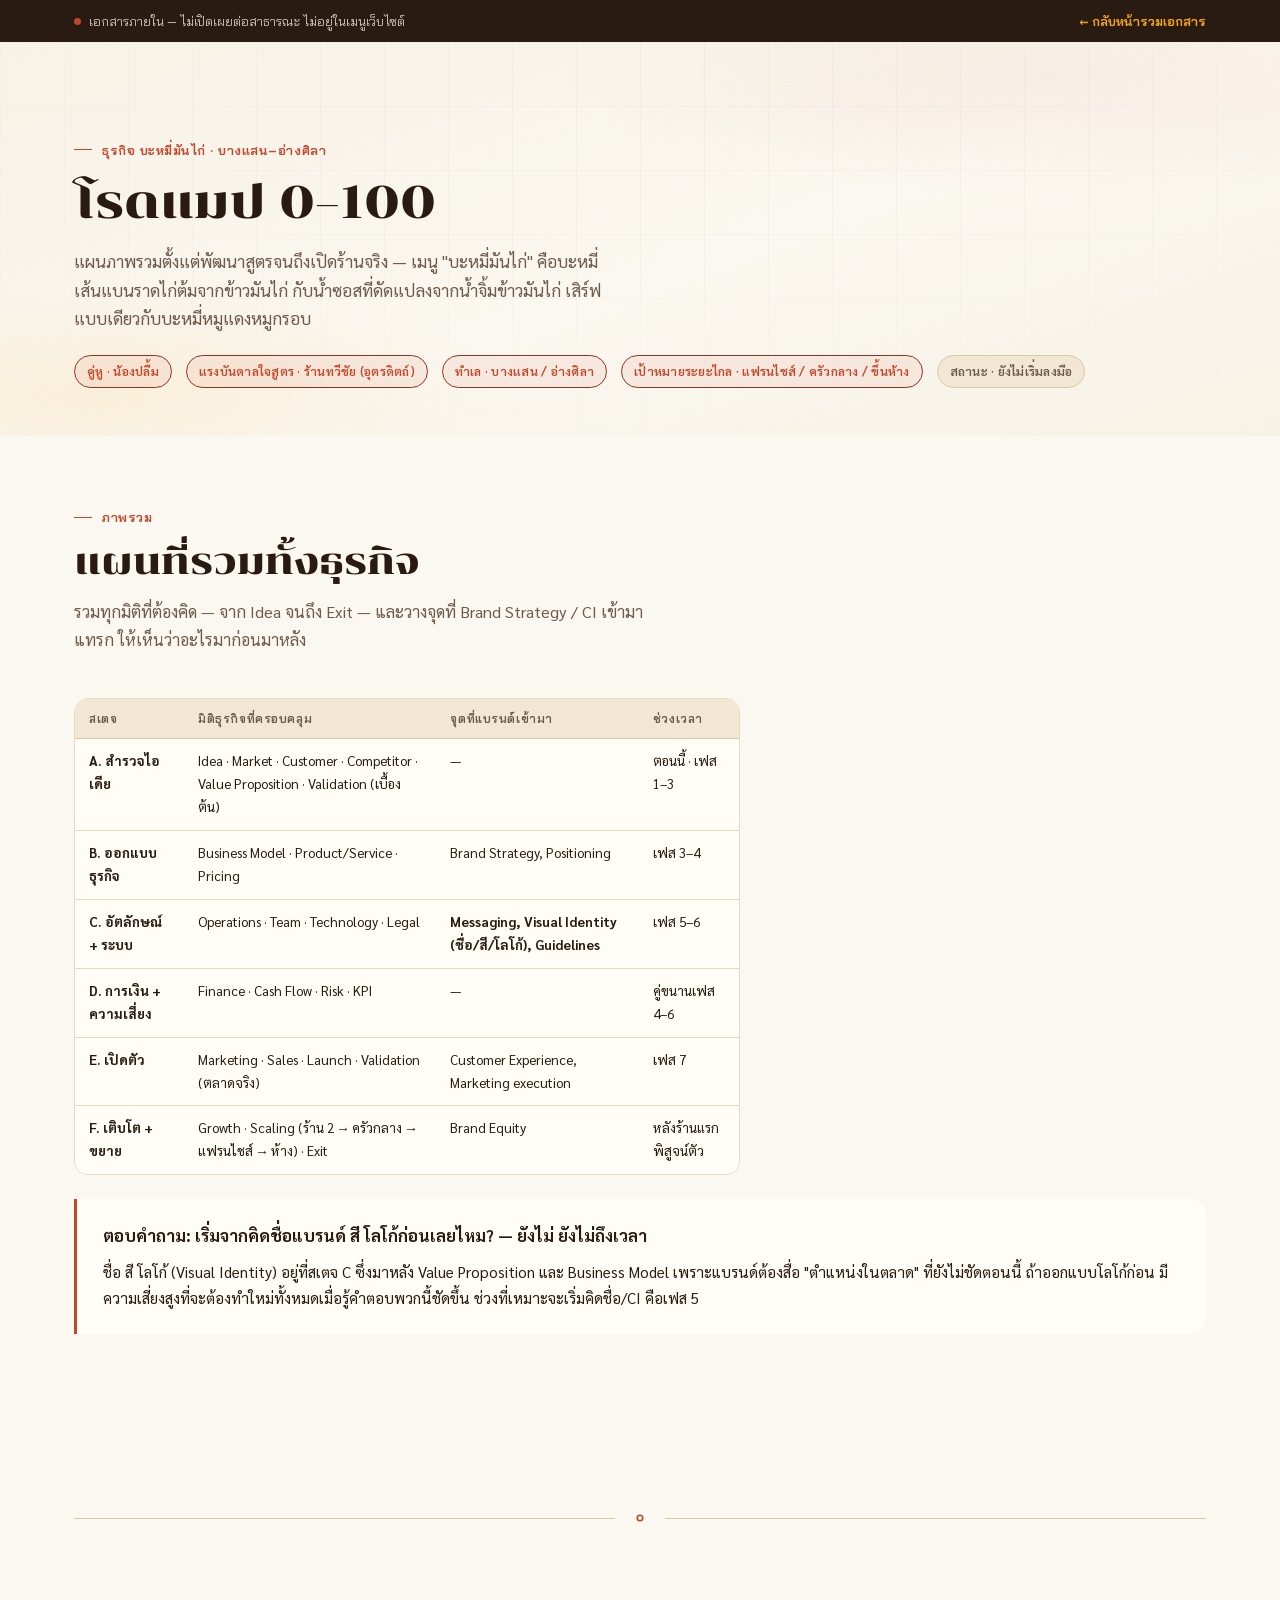
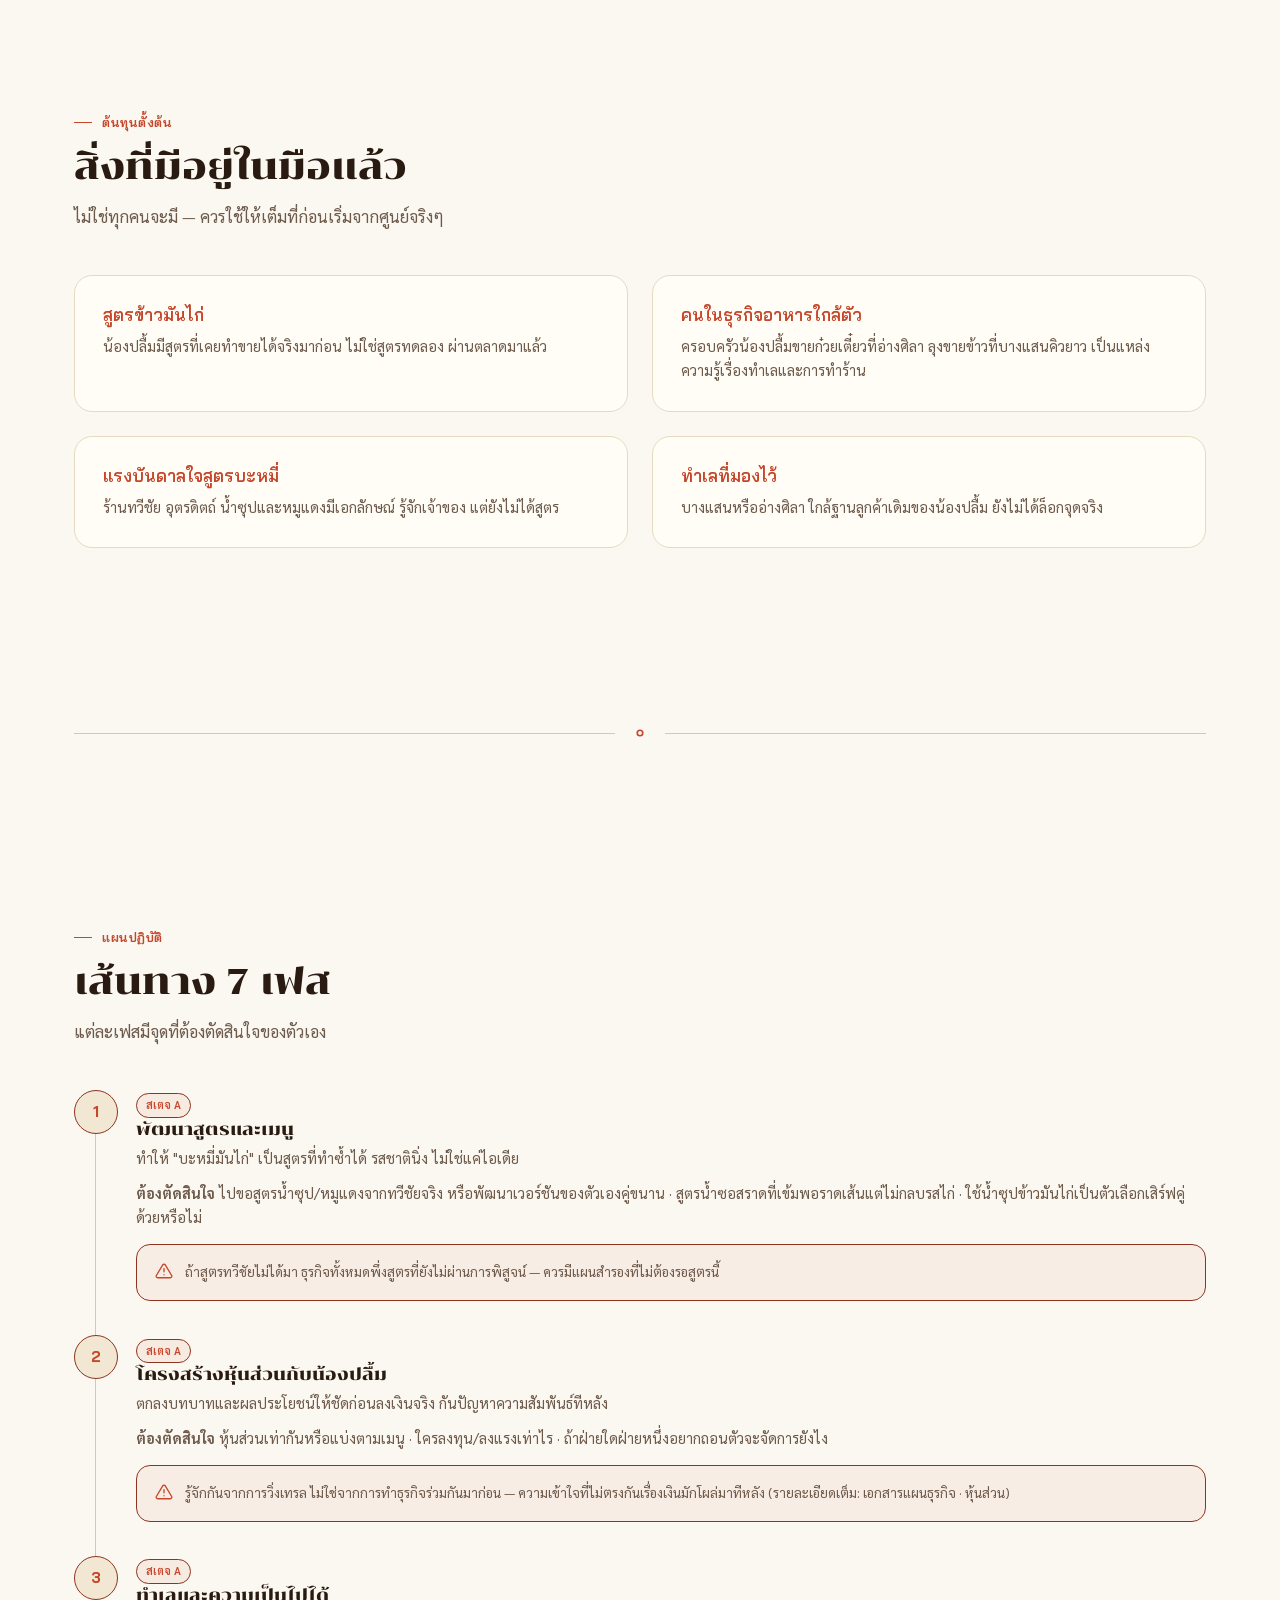
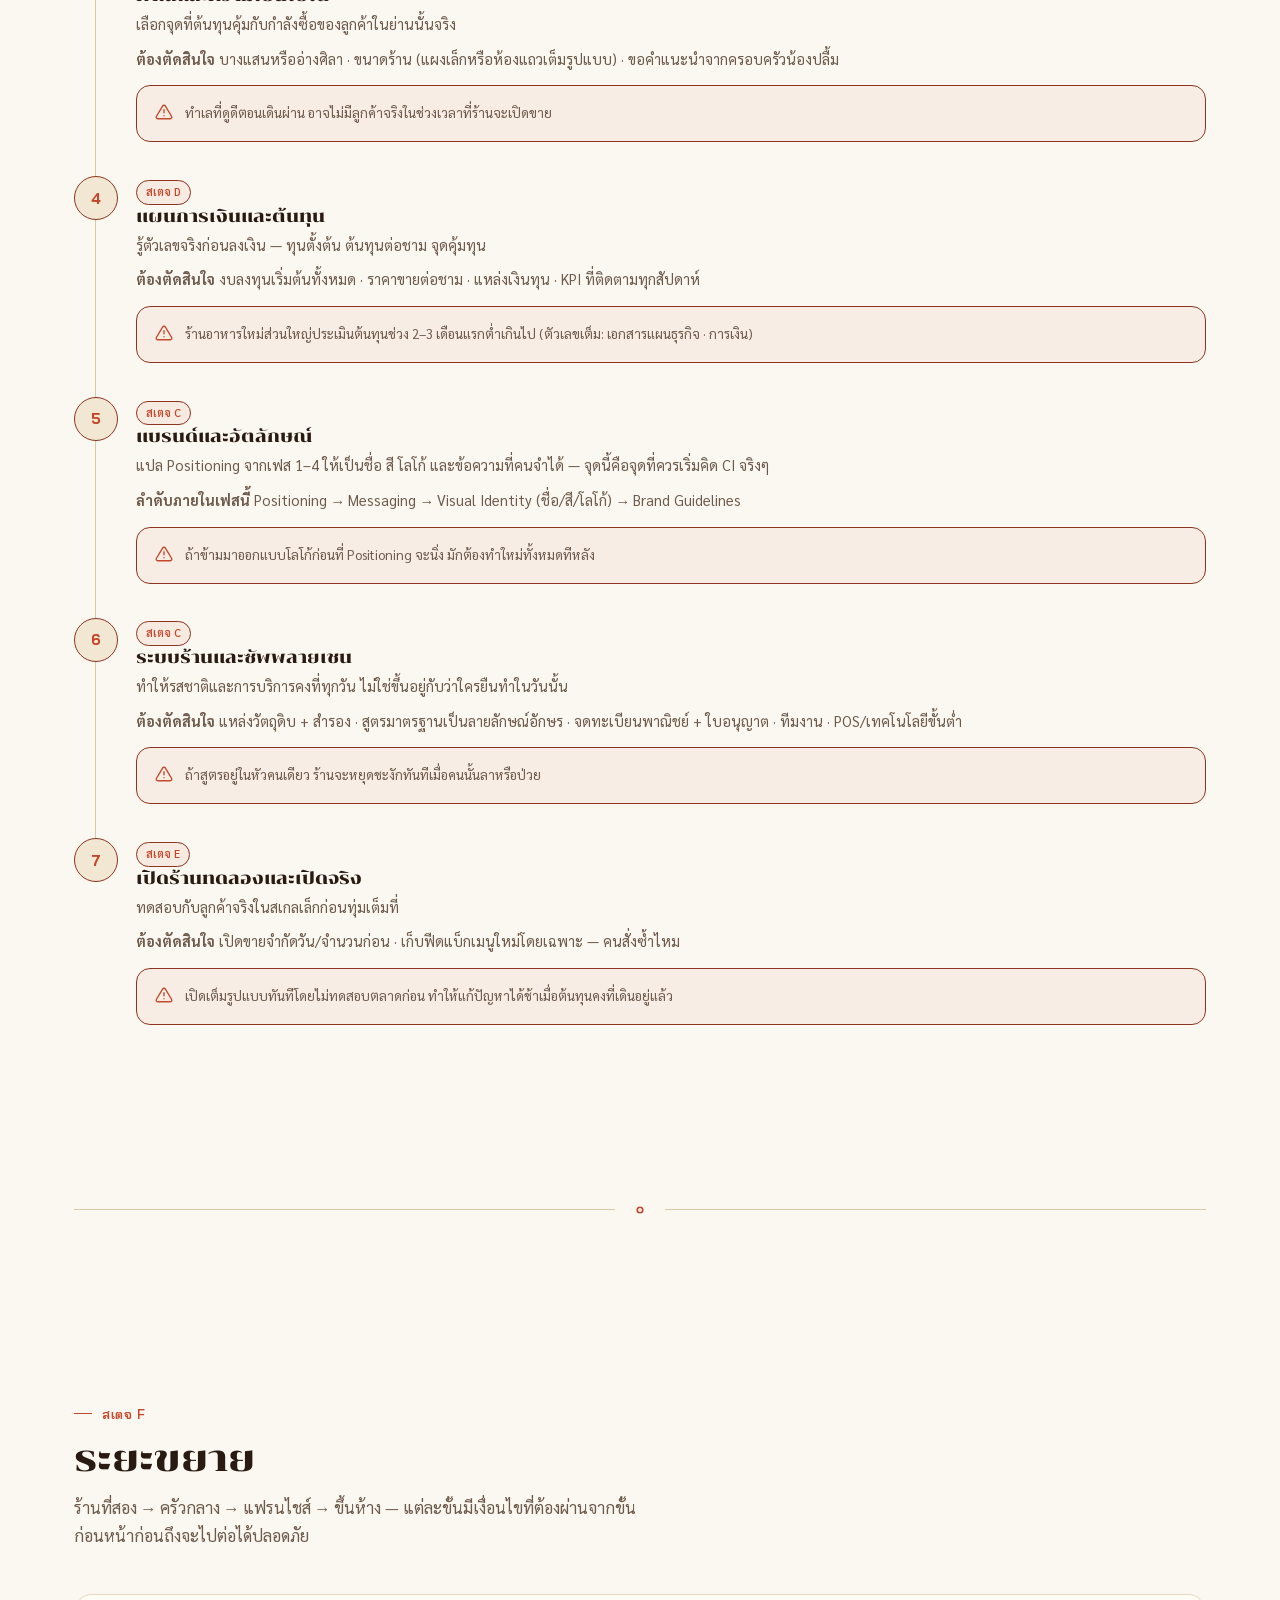
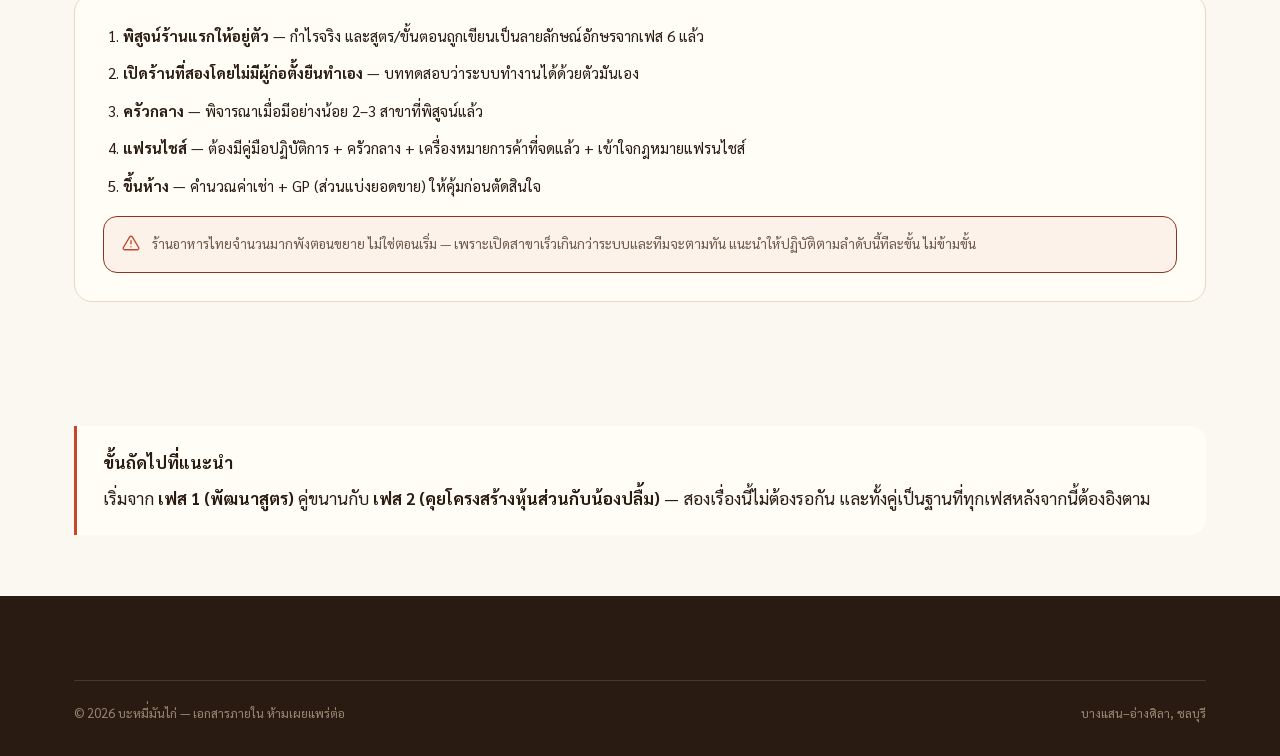
<file: internal/roadmap.html>
<!DOCTYPE html>
<html lang="th">
<head>
<meta charset="UTF-8">
<meta name="viewport" content="width=device-width, initial-scale=1.0">
<meta name="robots" content="noindex, nofollow">
<title>โรดแมป 0–100 | เอกสารภายใน · บะหมี่มันไก่</title>
<meta name="description" content="เอกสารวางแผนภายใน ไม่เปิดเผยต่อสาธารณะ">
<link rel="icon" type="image/svg+xml" href="../assets/favicon.svg">
<link rel="preconnect" href="https://fonts.googleapis.com">
<link rel="preconnect" href="https://fonts.gstatic.com" crossorigin>
<link rel="stylesheet" href="../assets/styles.css">
<link rel="stylesheet" href="../assets/internal.css">
</head>
<body>
<div class="internal-bar">
  <div class="container">
    <span class="ib-label"><span class="ib-dot"></span>เอกสารภายใน — ไม่เปิดเผยต่อสาธารณะ ไม่อยู่ในเมนูเว็บไซต์</span>
    <a href="index.html">← กลับหน้ารวมเอกสาร</a>
  </div>
</div>

<section class="page-header">
  <div class="hero-bg" aria-hidden="true" style="opacity:.6;"></div>
  <div class="container hero-inner">
    <span class="eyebrow">ธุรกิจ บะหมี่มันไก่ · บางแสน–อ่างศิลา</span>
    <h1 style="margin-top:10px;">โรดแมป 0–100</h1>
    <p class="lead">แผนภาพรวมตั้งแต่พัฒนาสูตรจนถึงเปิดร้านจริง — เมนู "บะหมี่มันไก่" คือบะหมี่เส้นแบนราดไก่ต้มจากข้าวมันไก่ กับน้ำซอสที่ดัดแปลงจากน้ำจิ้มข้าวมันไก่ เสิร์ฟแบบเดียวกับบะหมี่หมูแดงหมูกรอบ</p>
    <div class="stat-row" style="margin-top:22px;">
      <span class="tag tag-gold">คู่หู · น้องปลื้ม</span>
      <span class="tag tag-gold">แรงบันดาลใจสูตร · ร้านทวีชัย (อุตรดิตถ์)</span>
      <span class="tag tag-gold">ทำเล · บางแสน / อ่างศิลา</span>
      <span class="tag tag-gold">เป้าหมายระยะไกล · แฟรนไชส์ / ครัวกลาง / ขึ้นห้าง</span>
      <span class="tag">สถานะ · ยังไม่เริ่มลงมือ</span>
    </div>
  </div>
</section>

<main>

  <section class="section-tight">
    <div class="container">
      <div class="section-head">
        <span class="eyebrow">ภาพรวม</span>
        <h2>แผนที่รวมทั้งธุรกิจ</h2>
        <p class="lead">รวมทุกมิติที่ต้องคิด — จาก Idea จนถึง Exit — และวางจุดที่ Brand Strategy / CI เข้ามาแทรก ให้เห็นว่าอะไรมาก่อนมาหลัง</p>
      </div>
      <div class="doc">
        <div class="table-wrap">
          <table>
            <thead><tr><th>สเตจ</th><th>มิติธุรกิจที่ครอบคลุม</th><th>จุดที่แบรนด์เข้ามา</th><th>ช่วงเวลา</th></tr></thead>
            <tbody>
              <tr><td><strong>A. สำรวจไอเดีย</strong></td><td>Idea · Market · Customer · Competitor · Value Proposition · Validation (เบื้องต้น)</td><td>—</td><td>ตอนนี้ · เฟส 1–3</td></tr>
              <tr><td><strong>B. ออกแบบธุรกิจ</strong></td><td>Business Model · Product/Service · Pricing</td><td>Brand Strategy, Positioning</td><td>เฟส 3–4</td></tr>
              <tr><td><strong>C. อัตลักษณ์ + ระบบ</strong></td><td>Operations · Team · Technology · Legal</td><td><strong>Messaging, Visual Identity (ชื่อ/สี/โลโก้), Guidelines</strong></td><td>เฟส 5–6</td></tr>
              <tr><td><strong>D. การเงิน + ความเสี่ยง</strong></td><td>Finance · Cash Flow · Risk · KPI</td><td>—</td><td>คู่ขนานเฟส 4–6</td></tr>
              <tr><td><strong>E. เปิดตัว</strong></td><td>Marketing · Sales · Launch · Validation (ตลาดจริง)</td><td>Customer Experience, Marketing execution</td><td>เฟส 7</td></tr>
              <tr><td><strong>F. เติบโต + ขยาย</strong></td><td>Growth · Scaling (ร้าน 2 → ครัวกลาง → แฟรนไชส์ → ห้าง) · Exit</td><td>Brand Equity</td><td>หลังร้านแรกพิสูจน์ตัว</td></tr>
            </tbody>
          </table>
        </div>
      </div>

      <div class="callout" style="margin-top:24px;">
        <p><strong>ตอบคำถาม: เริ่มจากคิดชื่อแบรนด์ สี โลโก้ก่อนเลยไหม? — ยังไม่ ยังไม่ถึงเวลา</strong></p>
        <p style="margin-top:10px; font-size:.95rem;">ชื่อ สี โลโก้ (Visual Identity) อยู่ที่สเตจ C ซึ่งมาหลัง Value Proposition และ Business Model เพราะแบรนด์ต้องสื่อ "ตำแหน่งในตลาด" ที่ยังไม่ชัดตอนนี้ ถ้าออกแบบโลโก้ก่อน มีความเสี่ยงสูงที่จะต้องทำใหม่ทั้งหมดเมื่อรู้คำตอบพวกนี้ชัดขึ้น ช่วงที่เหมาะจะเริ่มคิดชื่อ/CI คือเฟส 5</p>
      </div>
    </div>
  </section>

  <div class="container"><div class="divider-motif" aria-hidden="true">
    <svg viewBox="0 0 24 24" fill="none" stroke="currentColor" stroke-width="1.8" stroke-linecap="round"><circle cx="12" cy="12" r="3"/></svg>
  </div></div>

  <section class="section-tight">
    <div class="container">
      <div class="section-head">
        <span class="eyebrow">ต้นทุนตั้งต้น</span>
        <h2>สิ่งที่มีอยู่ในมือแล้ว</h2>
        <p class="lead">ไม่ใช่ทุกคนจะมี — ควรใช้ให้เต็มที่ก่อนเริ่มจากศูนย์จริงๆ</p>
      </div>
      <div class="grid-2">
        <div class="card">
          <h3 style="font-family:'Bai Jamjuree',sans-serif; font-weight:600; font-size:1.05rem; color:var(--gold);">สูตรข้าวมันไก่</h3>
          <p style="margin-top:8px; color:var(--text-muted); font-size:14.5px;">น้องปลื้มมีสูตรที่เคยทำขายได้จริงมาก่อน ไม่ใช่สูตรทดลอง ผ่านตลาดมาแล้ว</p>
        </div>
        <div class="card">
          <h3 style="font-family:'Bai Jamjuree',sans-serif; font-weight:600; font-size:1.05rem; color:var(--gold);">คนในธุรกิจอาหารใกล้ตัว</h3>
          <p style="margin-top:8px; color:var(--text-muted); font-size:14.5px;">ครอบครัวน้องปลื้มขายก๋วยเตี๋ยวที่อ่างศิลา ลุงขายข้าวที่บางแสนคิวยาว เป็นแหล่งความรู้เรื่องทำเลและการทำร้าน</p>
        </div>
        <div class="card">
          <h3 style="font-family:'Bai Jamjuree',sans-serif; font-weight:600; font-size:1.05rem; color:var(--gold);">แรงบันดาลใจสูตรบะหมี่</h3>
          <p style="margin-top:8px; color:var(--text-muted); font-size:14.5px;">ร้านทวีชัย อุตรดิตถ์ น้ำซุปและหมูแดงมีเอกลักษณ์ รู้จักเจ้าของ แต่ยังไม่ได้สูตร</p>
        </div>
        <div class="card">
          <h3 style="font-family:'Bai Jamjuree',sans-serif; font-weight:600; font-size:1.05rem; color:var(--gold);">ทำเลที่มองไว้</h3>
          <p style="margin-top:8px; color:var(--text-muted); font-size:14.5px;">บางแสนหรืออ่างศิลา ใกล้ฐานลูกค้าเดิมของน้องปลื้ม ยังไม่ได้ล็อกจุดจริง</p>
        </div>
      </div>
    </div>
  </section>

  <div class="container"><div class="divider-motif" aria-hidden="true">
    <svg viewBox="0 0 24 24" fill="none" stroke="currentColor" stroke-width="1.8" stroke-linecap="round"><circle cx="12" cy="12" r="3"/></svg>
  </div></div>

  <section class="section-tight">
    <div class="container">
      <div class="section-head">
        <span class="eyebrow">แผนปฏิบัติ</span>
        <h2>เส้นทาง 7 เฟส</h2>
        <p class="lead">แต่ละเฟสมีจุดที่ต้องตัดสินใจของตัวเอง</p>
      </div>

      <div class="timeline">

        <div class="tl-item">
          <div class="tl-dot"><span style="font-family:'Bai Jamjuree',sans-serif; font-weight:700; font-size:15px;">1</span></div>
          <div class="tl-body">
            <span class="tag tag-gold stage-chip">สเตจ A</span>
            <h3>พัฒนาสูตรและเมนู</h3>
            <p>ทำให้ "บะหมี่มันไก่" เป็นสูตรที่ทำซ้ำได้ รสชาตินิ่ง ไม่ใช่แค่ไอเดีย</p>
            <p style="margin-top:10px;"><strong>ต้องตัดสินใจ</strong> ไปขอสูตรน้ำซุป/หมูแดงจากทวีชัยจริง หรือพัฒนาเวอร์ชันของตัวเองคู่ขนาน · สูตรน้ำซอสราดที่เข้มพอราดเส้นแต่ไม่กลบรสไก่ · ใช้น้ำซุปข้าวมันไก่เป็นตัวเลือกเสิร์ฟคู่ด้วยหรือไม่</p>
            <div class="notice" style="margin-top:14px;">
              <svg viewBox="0 0 24 24" fill="none" stroke="currentColor" stroke-width="1.8" stroke-linecap="round"><path d="M12 9v4M12 17h.01M10.3 3.9 1.8 18a2 2 0 0 0 1.7 3h17a2 2 0 0 0 1.7-3L13.7 3.9a2 2 0 0 0-3.4 0Z"/></svg>
              <span>ถ้าสูตรทวีชัยไม่ได้มา ธุรกิจทั้งหมดพึ่งสูตรที่ยังไม่ผ่านการพิสูจน์ — ควรมีแผนสำรองที่ไม่ต้องรอสูตรนี้</span>
            </div>
          </div>
        </div>

        <div class="tl-item">
          <div class="tl-dot"><span style="font-family:'Bai Jamjuree',sans-serif; font-weight:700; font-size:15px;">2</span></div>
          <div class="tl-body">
            <span class="tag tag-gold stage-chip">สเตจ A</span>
            <h3>โครงสร้างหุ้นส่วนกับน้องปลื้ม</h3>
            <p>ตกลงบทบาทและผลประโยชน์ให้ชัดก่อนลงเงินจริง กันปัญหาความสัมพันธ์ทีหลัง</p>
            <p style="margin-top:10px;"><strong>ต้องตัดสินใจ</strong> หุ้นส่วนเท่ากันหรือแบ่งตามเมนู · ใครลงทุน/ลงแรงเท่าไร · ถ้าฝ่ายใดฝ่ายหนึ่งอยากถอนตัวจะจัดการยังไง</p>
            <div class="notice" style="margin-top:14px;">
              <svg viewBox="0 0 24 24" fill="none" stroke="currentColor" stroke-width="1.8" stroke-linecap="round"><path d="M12 9v4M12 17h.01M10.3 3.9 1.8 18a2 2 0 0 0 1.7 3h17a2 2 0 0 0 1.7-3L13.7 3.9a2 2 0 0 0-3.4 0Z"/></svg>
              <span>รู้จักกันจากการวิ่งเทรล ไม่ใช่จากการทำธุรกิจร่วมกันมาก่อน — ความเข้าใจที่ไม่ตรงกันเรื่องเงินมักโผล่มาทีหลัง (รายละเอียดเต็ม: เอกสารแผนธุรกิจ · หุ้นส่วน)</span>
            </div>
          </div>
        </div>

        <div class="tl-item">
          <div class="tl-dot"><span style="font-family:'Bai Jamjuree',sans-serif; font-weight:700; font-size:15px;">3</span></div>
          <div class="tl-body">
            <span class="tag tag-gold stage-chip">สเตจ A</span>
            <h3>ทำเลและความเป็นไปได้</h3>
            <p>เลือกจุดที่ต้นทุนคุ้มกับกำลังซื้อของลูกค้าในย่านนั้นจริง</p>
            <p style="margin-top:10px;"><strong>ต้องตัดสินใจ</strong> บางแสนหรืออ่างศิลา · ขนาดร้าน (แผงเล็กหรือห้องแถวเต็มรูปแบบ) · ขอคำแนะนำจากครอบครัวน้องปลื้ม</p>
            <div class="notice" style="margin-top:14px;">
              <svg viewBox="0 0 24 24" fill="none" stroke="currentColor" stroke-width="1.8" stroke-linecap="round"><path d="M12 9v4M12 17h.01M10.3 3.9 1.8 18a2 2 0 0 0 1.7 3h17a2 2 0 0 0 1.7-3L13.7 3.9a2 2 0 0 0-3.4 0Z"/></svg>
              <span>ทำเลที่ดูดีตอนเดินผ่าน อาจไม่มีลูกค้าจริงในช่วงเวลาที่ร้านจะเปิดขาย</span>
            </div>
          </div>
        </div>

        <div class="tl-item">
          <div class="tl-dot"><span style="font-family:'Bai Jamjuree',sans-serif; font-weight:700; font-size:15px;">4</span></div>
          <div class="tl-body">
            <span class="tag tag-gold stage-chip">สเตจ D</span>
            <h3>แผนการเงินและต้นทุน</h3>
            <p>รู้ตัวเลขจริงก่อนลงเงิน — ทุนตั้งต้น ต้นทุนต่อชาม จุดคุ้มทุน</p>
            <p style="margin-top:10px;"><strong>ต้องตัดสินใจ</strong> งบลงทุนเริ่มต้นทั้งหมด · ราคาขายต่อชาม · แหล่งเงินทุน · KPI ที่ติดตามทุกสัปดาห์</p>
            <div class="notice" style="margin-top:14px;">
              <svg viewBox="0 0 24 24" fill="none" stroke="currentColor" stroke-width="1.8" stroke-linecap="round"><path d="M12 9v4M12 17h.01M10.3 3.9 1.8 18a2 2 0 0 0 1.7 3h17a2 2 0 0 0 1.7-3L13.7 3.9a2 2 0 0 0-3.4 0Z"/></svg>
              <span>ร้านอาหารใหม่ส่วนใหญ่ประเมินต้นทุนช่วง 2–3 เดือนแรกต่ำเกินไป (ตัวเลขเต็ม: เอกสารแผนธุรกิจ · การเงิน)</span>
            </div>
          </div>
        </div>

        <div class="tl-item">
          <div class="tl-dot"><span style="font-family:'Bai Jamjuree',sans-serif; font-weight:700; font-size:15px;">5</span></div>
          <div class="tl-body">
            <span class="tag tag-gold stage-chip">สเตจ C</span>
            <h3>แบรนด์และอัตลักษณ์</h3>
            <p>แปล Positioning จากเฟส 1–4 ให้เป็นชื่อ สี โลโก้ และข้อความที่คนจำได้ — จุดนี้คือจุดที่ควรเริ่มคิด CI จริงๆ</p>
            <p style="margin-top:10px;"><strong>ลำดับภายในเฟสนี้</strong> Positioning → Messaging → Visual Identity (ชื่อ/สี/โลโก้) → Brand Guidelines</p>
            <div class="notice" style="margin-top:14px;">
              <svg viewBox="0 0 24 24" fill="none" stroke="currentColor" stroke-width="1.8" stroke-linecap="round"><path d="M12 9v4M12 17h.01M10.3 3.9 1.8 18a2 2 0 0 0 1.7 3h17a2 2 0 0 0 1.7-3L13.7 3.9a2 2 0 0 0-3.4 0Z"/></svg>
              <span>ถ้าข้ามมาออกแบบโลโก้ก่อนที่ Positioning จะนิ่ง มักต้องทำใหม่ทั้งหมดทีหลัง</span>
            </div>
          </div>
        </div>

        <div class="tl-item">
          <div class="tl-dot"><span style="font-family:'Bai Jamjuree',sans-serif; font-weight:700; font-size:15px;">6</span></div>
          <div class="tl-body">
            <span class="tag tag-gold stage-chip">สเตจ C</span>
            <h3>ระบบร้านและซัพพลายเชน</h3>
            <p>ทำให้รสชาติและการบริการคงที่ทุกวัน ไม่ใช่ขึ้นอยู่กับว่าใครยืนทำในวันนั้น</p>
            <p style="margin-top:10px;"><strong>ต้องตัดสินใจ</strong> แหล่งวัตถุดิบ + สำรอง · สูตรมาตรฐานเป็นลายลักษณ์อักษร · จดทะเบียนพาณิชย์ + ใบอนุญาต · ทีมงาน · POS/เทคโนโลยีขั้นต่ำ</p>
            <div class="notice" style="margin-top:14px;">
              <svg viewBox="0 0 24 24" fill="none" stroke="currentColor" stroke-width="1.8" stroke-linecap="round"><path d="M12 9v4M12 17h.01M10.3 3.9 1.8 18a2 2 0 0 0 1.7 3h17a2 2 0 0 0 1.7-3L13.7 3.9a2 2 0 0 0-3.4 0Z"/></svg>
              <span>ถ้าสูตรอยู่ในหัวคนเดียว ร้านจะหยุดชะงักทันทีเมื่อคนนั้นลาหรือป่วย</span>
            </div>
          </div>
        </div>

        <div class="tl-item">
          <div class="tl-dot"><span style="font-family:'Bai Jamjuree',sans-serif; font-weight:700; font-size:15px;">7</span></div>
          <div class="tl-body">
            <span class="tag tag-gold stage-chip">สเตจ E</span>
            <h3>เปิดร้านทดลองและเปิดจริง</h3>
            <p>ทดสอบกับลูกค้าจริงในสเกลเล็กก่อนทุ่มเต็มที่</p>
            <p style="margin-top:10px;"><strong>ต้องตัดสินใจ</strong> เปิดขายจำกัดวัน/จำนวนก่อน · เก็บฟีดแบ็กเมนูใหม่โดยเฉพาะ — คนสั่งซ้ำไหม</p>
            <div class="notice" style="margin-top:14px;">
              <svg viewBox="0 0 24 24" fill="none" stroke="currentColor" stroke-width="1.8" stroke-linecap="round"><path d="M12 9v4M12 17h.01M10.3 3.9 1.8 18a2 2 0 0 0 1.7 3h17a2 2 0 0 0 1.7-3L13.7 3.9a2 2 0 0 0-3.4 0Z"/></svg>
              <span>เปิดเต็มรูปแบบทันทีโดยไม่ทดสอบตลาดก่อน ทำให้แก้ปัญหาได้ช้าเมื่อต้นทุนคงที่เดินอยู่แล้ว</span>
            </div>
          </div>
        </div>

      </div>
    </div>
  </section>

  <div class="container"><div class="divider-motif" aria-hidden="true">
    <svg viewBox="0 0 24 24" fill="none" stroke="currentColor" stroke-width="1.8" stroke-linecap="round"><circle cx="12" cy="12" r="3"/></svg>
  </div></div>

  <section class="section-tight">
    <div class="container">
      <div class="section-head">
        <span class="eyebrow">สเตจ F</span>
        <h2>ระยะขยาย</h2>
        <p class="lead">ร้านที่สอง → ครัวกลาง → แฟรนไชส์ → ขึ้นห้าง — แต่ละขั้นมีเงื่อนไขที่ต้องผ่านจากขั้นก่อนหน้าก่อนถึงจะไปต่อได้ปลอดภัย</p>
      </div>
      <div class="card">
        <ol style="margin:0; padding-left:20px; display:flex; flex-direction:column; gap:12px; color:var(--text); font-size:15px;">
          <li><strong>พิสูจน์ร้านแรกให้อยู่ตัว</strong> — กำไรจริง และสูตร/ขั้นตอนถูกเขียนเป็นลายลักษณ์อักษรจากเฟส 6 แล้ว</li>
          <li><strong>เปิดร้านที่สองโดยไม่มีผู้ก่อตั้งยืนทำเอง</strong> — บททดสอบว่าระบบทำงานได้ด้วยตัวมันเอง</li>
          <li><strong>ครัวกลาง</strong> — พิจารณาเมื่อมีอย่างน้อย 2–3 สาขาที่พิสูจน์แล้ว</li>
          <li><strong>แฟรนไชส์</strong> — ต้องมีคู่มือปฏิบัติการ + ครัวกลาง + เครื่องหมายการค้าที่จดแล้ว + เข้าใจกฎหมายแฟรนไชส์</li>
          <li><strong>ขึ้นห้าง</strong> — คำนวณค่าเช่า + GP (ส่วนแบ่งยอดขาย) ให้คุ้มก่อนตัดสินใจ</li>
        </ol>
        <div class="notice" style="margin-top:18px;">
          <svg viewBox="0 0 24 24" fill="none" stroke="currentColor" stroke-width="1.8" stroke-linecap="round"><path d="M12 9v4M12 17h.01M10.3 3.9 1.8 18a2 2 0 0 0 1.7 3h17a2 2 0 0 0 1.7-3L13.7 3.9a2 2 0 0 0-3.4 0Z"/></svg>
          <span>ร้านอาหารไทยจำนวนมากพังตอนขยาย ไม่ใช่ตอนเริ่ม — เพราะเปิดสาขาเร็วเกินกว่าระบบและทีมจะตามทัน แนะนำให้ปฏิบัติตามลำดับนี้ทีละขั้น ไม่ข้ามขั้น</span>
        </div>
      </div>
    </div>
  </section>

  <section class="section-tight">
    <div class="container">
      <div class="callout">
        <p><strong>ขั้นถัดไปที่แนะนำ</strong></p>
        <p style="margin-top:8px;">เริ่มจาก <strong>เฟส 1 (พัฒนาสูตร)</strong> คู่ขนานกับ <strong>เฟส 2 (คุยโครงสร้างหุ้นส่วนกับน้องปลื้ม)</strong> — สองเรื่องนี้ไม่ต้องรอกัน และทั้งคู่เป็นฐานที่ทุกเฟสหลังจากนี้ต้องอิงตาม</p>
      </div>
    </div>
  </section>

</main>

<footer class="site-footer">
  <div class="container">
    <div class="footer-bottom">
      <span>© 2026 บะหมี่มันไก่ — เอกสารภายใน ห้ามเผยแพร่ต่อ</span>
      <span>บางแสน–อ่างศิลา, ชลบุรี</span>
    </div>
  </div>
</footer>
</body>
</html>
</file>
<file: assets/styles.css>
/* ============================================================
   เส้นมันไก่ (Sen Man Gai) — Brand Design System
   Motif: "หยดมัน" (the fat-drop swirl) — noodle spiral curling
   into a single drop, echoed in the logo, dividers, buttons,
   card markers, and footer.
   ============================================================ */

@import url('https://fonts.googleapis.com/css2?family=Chonburi&family=Bai+Jamjuree:wght@400;500;600;700&family=Sarabun:wght@400;500;600&display=swap');

:root{
  /* --- CI บะหมี่มันไก่: กระดาษครีม / หมึกเข้มไหม้ / ไข่แดง / ชาดไก่ชน --- */
  --bg:            #FBF8F1;
  --bg-raise:      #F6EFDF;
  --surface:       #FFFDF6;
  --surface-2:     #F1E7D2;
  --border:        #D9C9A6;
  --border-soft:   #E6DAC0;

  --text:          #2A1B12;
  --text-muted:    #6D5A4B;
  --text-faint:    #9A8875;

  --ink:           #2A1B12;
  --cream:         #F6EFDF;
  --yolk:          #F2A616;
  --yolk-strong:   #E19A0C;

  --gold:          #C4472B;   /* ชาดไก่ชน = สีเน้นหลัก */
  --gold-strong:   #A83820;
  --gold-dim:      #8E3421;
  --scallion:      #C4472B;
  --scallion-dim:  #C4472B;
  --chili:         #C4472B;
  --chili-strong:  #A83820;

  --shadow-sm: 0 1px 3px rgba(42,27,18,.12), 0 1px 2px rgba(42,27,18,.08);
  --shadow-md: 0 6px 20px rgba(42,27,18,.12);
  --shadow-lg: 0 18px 48px rgba(42,27,18,.16);
  --glow-gold: 0 0 0 1px rgba(242,166,22,.35), 0 8px 24px rgba(242,166,22,.22);

  --ease-out: cubic-bezier(0,0,.2,1);
  --ease-smooth: cubic-bezier(.4,0,.2,1);

  --container: 1180px;
  --section-pad: clamp(64px, 9vw, 112px);
  color-scheme: light;
}

*,*::before,*::after{ box-sizing:border-box; }
html{ scroll-behavior:smooth; }
@media (prefers-reduced-motion: reduce){ html{ scroll-behavior:auto; } }

body{
  margin:0;
  background:var(--bg);
  color:var(--text);
  font-family:'Sarabun','Bai Jamjuree',system-ui,sans-serif;
  font-size:16px;
  line-height:1.7;
  -webkit-font-smoothing:antialiased;
}

body:lang(th), .th{ line-height:1.7; word-break:normal; overflow-wrap:break-word; line-break:normal; }

img{ max-width:100%; display:block; }
a{ color:inherit; text-decoration:none; }

h1,h2,h3,h4,.display{
  font-family:'Chonburi',serif;
  font-weight:700;
  line-height:1.3;
  margin:0;
  text-wrap:balance;
  letter-spacing:0;
}
h1{ line-height:1.35; }
h1,h2,h3,h4{ font-weight:400; } /* Chonburi มีน้ำหนักเดียว */

p{ margin:0; }

.eyebrow{
  display:inline-flex; align-items:center; gap:10px;
  font-family:'Bai Jamjuree',sans-serif;
  font-weight:600;
  font-size:13px;
  letter-spacing:.04em;
  color:var(--gold);
  text-transform:none;
}
.eyebrow::before{
  content:'';
  width:18px; height:1px;
  background:var(--gold);
  display:inline-block;
}

.container{ max-width:var(--container); margin-inline:auto; padding-inline:24px; }
.section{ padding:var(--section-pad) 0; position:relative; }
.section-tight{ padding:calc(var(--section-pad)*.55) 0; }

/* ---------- skip link ---------- */
.skip-link{
  position:absolute; left:16px; top:-60px;
  background:var(--gold); color:#F6EFDF; font-weight:700;
  padding:10px 16px; border-radius:8px; z-index:200;
  transition:top .2s var(--ease-out);
}
.skip-link:focus{ top:16px; }

/* ---------- focus ---------- */
:focus-visible{ outline:2px solid var(--gold); outline-offset:3px; border-radius:4px; }

/* ============ signature motif — the fat-drop swirl ============ */
.motif{ color:var(--gold); }
.motif-watermark{
  position:absolute; inset:0; overflow:hidden; pointer-events:none;
}
.motif-watermark svg{
  position:absolute;
  opacity:.06;
}

/* ============ header / nav ============ */
.site-header{
  position:sticky; top:0; z-index:100;
  background:rgba(251,248,241,.88);
  backdrop-filter:blur(14px) saturate(140%);
  border-bottom:1px solid var(--border-soft);
}
.nav{
  display:flex; align-items:center; justify-content:space-between;
  padding-block:14px;
}
.brand{
  display:flex; align-items:center; gap:10px;
  font-family:'Chonburi',serif; font-weight:400; font-size:20px;
  color:var(--text);
}
.brand .logo-mark{ width:34px; height:34px; color:var(--gold); flex:none; }
.brand .brand-sub{ display:block; font-size:11px; font-weight:500; color:var(--text-faint); letter-spacing:.03em; }

.nav-links{
  display:flex; align-items:center; gap:2px;
  list-style:none; margin:0; padding:0;
}
.nav-links a{
  display:inline-block;
  padding:9px 16px;
  font-size:15px; font-weight:500;
  color:var(--text-muted);
  border-radius:999px;
  transition:color .2s var(--ease-out), background .2s var(--ease-out);
}
.nav-links a:hover{ color:var(--text); background:var(--surface-2); }
.nav-links a[aria-current="page"]{ color:var(--gold); background:rgba(196,71,43,.08); }

.nav-cta{ display:flex; align-items:center; gap:12px; }

.nav-toggle{
  display:none;
  width:44px; height:44px;
  align-items:center; justify-content:center;
  background:none; border:1px solid var(--border); border-radius:10px;
  color:var(--text);
  cursor:pointer;
}
.nav-toggle svg{ width:20px; height:20px; }

@media (max-width: 860px){
  .nav-links{
    position:fixed; top:64px; left:0; right:0;
    height:calc(100dvh - 64px);
    flex-direction:column; align-items:stretch; gap:0;
    background:var(--bg-raise);
    padding:12px;
    transform:translateY(-8px);
    opacity:0; visibility:hidden;
    transition:opacity .25s var(--ease-out), transform .25s var(--ease-out), visibility .25s;
    overflow-y:auto;
  }
  .nav-links.is-open{ opacity:1; visibility:visible; transform:translateY(0); }
  .nav-links a{ padding:16px 14px; font-size:17px; border-radius:12px; border-bottom:1px solid var(--border-soft); }
  .nav-toggle{ display:inline-flex; }
  .nav-cta .btn{ display:none; }
}

/* ============ buttons ============ */
.btn{
  position:relative;
  display:inline-flex; align-items:center; gap:8px;
  padding:13px 24px;
  font-family:'Bai Jamjuree',sans-serif; font-weight:600; font-size:15px;
  border-radius:999px;
  border:1px solid transparent;
  cursor:pointer;
  transition:transform .15s var(--ease-out), box-shadow .2s var(--ease-out), background .2s var(--ease-out), border-color .2s var(--ease-out);
}
.btn:hover{ transform:translateY(-2px); }
.btn:active{ transform:translateY(0); }

.btn-primary{ background:var(--yolk); color:var(--ink); box-shadow:var(--glow-gold); }
.btn-primary:hover{ background:var(--yolk-strong); box-shadow:0 0 0 1px rgba(242,166,22,.4), 0 12px 28px rgba(42,27,18,.14); }

.btn-ghost{ background:transparent; border-color:var(--border); color:var(--text); }
.btn-ghost:hover{ border-color:var(--gold); color:var(--gold); }

.btn-icon{ width:16px; height:16px; transition:transform .2s var(--ease-out); }
.btn:hover .btn-icon{ transform:translateX(3px); }

/* ============ cards ============ */
.card{
  background:var(--surface);
  border:1px solid var(--border-soft);
  border-radius:18px;
  padding:28px;
  transition:transform .25s var(--ease-out), border-color .25s var(--ease-out), box-shadow .25s var(--ease-out);
}
.card:hover{ transform:translateY(-4px); border-color:var(--gold-dim); box-shadow:var(--shadow-md); }

.card-marker{
  width:30px; height:30px; color:var(--gold); margin-bottom:14px; flex:none;
}

.tag{
  display:inline-flex; align-items:center; gap:6px;
  font-size:12.5px; font-weight:600; letter-spacing:.02em;
  padding:5px 12px; border-radius:999px;
  background:var(--surface-2); color:var(--text-muted);
  border:1px solid var(--border);
}
.tag-gold{ color:var(--gold); border-color:var(--gold-dim); background:rgba(196,71,43,.08); }
.tag-green{ color:var(--scallion); border-color:var(--scallion-dim); background:rgba(124,169,104,.08); }
.tag-chili{ color:var(--chili-strong); border-color:var(--chili); background:rgba(196,71,43,.1); }

/* ============ hero ============ */
.hero{
  position:relative;
  overflow:hidden;
  padding-top:clamp(64px,10vw,120px);
  padding-bottom:clamp(56px,8vw,96px);
}
.hero-bg{
  position:absolute; inset:0;
  background:
    radial-gradient(ellipse 70% 55% at 82% 8%, rgba(196,71,43,.10) 0%, transparent 55%),
    radial-gradient(ellipse 60% 50% at 8% 90%, rgba(242,166,22,.16) 0%, transparent 55%),
    linear-gradient(160deg, #F6EFDF 0%, #FBF8F1 55%, #F6EFDF 100%);
}
.hero-bg::after{
  content:'';
  position:absolute; inset:0;
  background-image:
    linear-gradient(rgba(42,27,18,.045) 1px, transparent 1px),
    linear-gradient(90deg, rgba(42,27,18,.045) 1px, transparent 1px);
  background-size:64px 64px;
  mask-image:radial-gradient(ellipse 85% 75% at 50% 30%, black 35%, transparent 100%);
}
.hero-inner{ position:relative; z-index:1; }

.hero-grid{
  display:grid; grid-template-columns:1.15fr .85fr; gap:56px; align-items:center;
}
@media (max-width:920px){ .hero-grid{ grid-template-columns:1fr; gap:40px; } }

.hero h1{ font-size:clamp(2.1rem,4.6vw,3.6rem); }
.hero .lead{ font-size:clamp(1.05rem,1.6vw,1.2rem); color:var(--text-muted); max-width:56ch; margin-top:18px; }
.hero-actions{ display:flex; flex-wrap:wrap; gap:14px; margin-top:32px; }

.bowl-visual{
  position:relative; aspect-ratio:1/1; max-width:420px; margin-inline:auto;
  display:flex; align-items:center; justify-content:center;
}
.bowl-visual svg{ width:100%; height:100%; }

/* ============ page header (non-home) ============ */
.page-header{ position:relative; overflow:hidden; padding-block:clamp(52px,8vw,88px) clamp(32px,5vw,48px); }
.page-header h1{ font-size:clamp(1.9rem,4vw,2.9rem); }
.page-header .lead{ color:var(--text-muted); max-width:60ch; margin-top:14px; font-size:1.05rem; }

/* ============ grids ============ */
.grid-2{ display:grid; grid-template-columns:1fr 1fr; gap:24px; }
.grid-3{ display:grid; grid-template-columns:repeat(3,1fr); gap:24px; }
@media (max-width:860px){ .grid-2,.grid-3{ grid-template-columns:1fr; } }

/* ============ dish / menu cards ============ */
.dish-card{
  background:var(--surface);
  border:1px solid var(--border-soft);
  border-radius:20px;
  overflow:hidden;
  transition:transform .25s var(--ease-out), border-color .25s var(--ease-out);
}
.dish-card:hover{ transform:translateY(-4px); border-color:var(--gold-dim); }
.dish-media{
  aspect-ratio:4/3; position:relative;
  display:flex; align-items:center; justify-content:center;
  background:linear-gradient(155deg,#2A1B12,#3B2418);
  overflow:hidden;
}
.dish-media svg{ width:56%; height:56%; color:var(--yolk); opacity:.92; }
.dish-media::after{
  content:''; position:absolute; inset:0;
  background:radial-gradient(ellipse 70% 60% at 30% 20%, rgba(242,166,22,.14), transparent 60%);
}
.dish-body{ padding:22px 24px 26px; }
.dish-top{ display:flex; align-items:baseline; justify-content:space-between; gap:12px; }
.dish-name{ font-family:'Bai Jamjuree',sans-serif; font-weight:700; font-size:19px; }
.dish-price{ font-family:'Bai Jamjuree',sans-serif; font-weight:700; color:var(--gold); font-size:18px; white-space:nowrap; }
.dish-desc{ color:var(--text-muted); font-size:14.5px; margin-top:8px; }
.dish-flagship{ border-color:var(--gold-dim); box-shadow:var(--glow-gold); }

/* ============ stats / numbers row ============ */
.stat-row{ display:flex; flex-wrap:wrap; gap:14px; }
.stat-chip{
  background:var(--surface); border:1px solid var(--border-soft); border-radius:14px;
  padding:16px 20px; min-width:150px; flex:1;
}
.stat-chip .num{ font-family:'Bai Jamjuree',sans-serif; font-weight:700; font-size:26px; color:var(--gold); }
.stat-chip .label{ font-size:13px; color:var(--text-muted); margin-top:4px; }

/* ============ timeline (story) ============ */
.timeline{ position:relative; margin-top:8px; }
.tl-item{ display:grid; grid-template-columns:44px 1fr; gap:18px; position:relative; padding-bottom:34px; }
.tl-item:last-child{ padding-bottom:0; }
.tl-item::before{
  content:''; position:absolute; left:21px; top:44px; bottom:-6px; width:1px;
  background:var(--border);
}
.tl-item:last-child::before{ display:none; }
.tl-dot{
  width:44px; height:44px; border-radius:50%;
  background:var(--surface-2); border:1px solid var(--gold-dim);
  color:var(--gold);
  display:flex; align-items:center; justify-content:center;
}
.tl-dot svg{ width:18px; height:18px; }
.tl-body h3{ font-size:17px; margin-bottom:6px; }
.tl-body p{ color:var(--text-muted); font-size:14.5px; }

/* ============ founder cards ============ */
.founder-card{
  display:flex; gap:18px; align-items:flex-start;
  background:var(--surface); border:1px solid var(--border-soft); border-radius:18px; padding:26px;
}
.founder-avatar{
  width:64px; height:64px; border-radius:50%; flex:none;
  background:var(--surface-2); border:1px solid var(--border);
  display:flex; align-items:center; justify-content:center; color:var(--gold);
  font-family:'Bai Jamjuree',sans-serif; font-weight:700; font-size:22px;
}
.founder-name{ font-family:'Bai Jamjuree',sans-serif; font-weight:700; font-size:18px; }
.founder-role{ color:var(--gold); font-size:13px; font-weight:600; margin-top:2px; }
.founder-bio{ color:var(--text-muted); font-size:14.5px; margin-top:10px; }

/* ============ quote / callout ============ */
.callout{
  border-left:3px solid var(--gold);
  background:var(--surface); border-radius:0 16px 16px 0;
  padding:22px 26px;
}
.callout p{ color:var(--text); font-size:1.05rem; }
.callout cite{ display:block; margin-top:10px; font-size:13px; color:var(--text-faint); font-style:normal; }

.notice{
  display:flex; gap:12px; align-items:flex-start;
  background:rgba(196,71,43,.06); border:1px solid var(--gold-dim);
  border-radius:14px; padding:16px 18px; font-size:13.5px; color:var(--text-muted);
}
.notice svg{ width:18px; height:18px; color:var(--gold); flex:none; margin-top:1px; }

/* ============ location cards ============ */
.map-card{
  position:relative; border-radius:20px; overflow:hidden;
  border:1px solid var(--border-soft);
  background:
    radial-gradient(circle at 30% 30%, rgba(196,71,43,.10), transparent 50%),
    radial-gradient(circle at 75% 70%, rgba(124,169,104,.10), transparent 50%),
    var(--surface);
  aspect-ratio:16/10;
  display:flex; align-items:center; justify-content:center;
}
.map-card .pin{ width:40px; height:40px; color:var(--chili-strong); }
.map-card .pin-label{
  position:absolute; bottom:18px; left:18px; right:18px;
  background:rgba(42,27,18,.82); backdrop-filter:blur(6px);
  border:1px solid var(--border); border-radius:12px; padding:10px 14px; font-size:13.5px; color:#F6EFDF;
}

/* ============ contact / follow ============ */
.channel-card{
  display:flex; align-items:center; gap:16px;
  background:var(--surface); border:1px solid var(--border-soft); border-radius:16px; padding:20px 22px;
  transition:border-color .2s var(--ease-out), transform .2s var(--ease-out);
}
.channel-card:hover{ border-color:var(--gold-dim); transform:translateY(-2px); }
.channel-icon{
  width:46px; height:46px; border-radius:12px; flex:none;
  background:var(--surface-2); color:var(--gold);
  display:flex; align-items:center; justify-content:center;
}
.channel-icon svg{ width:22px; height:22px; }
.channel-name{ font-weight:600; font-size:15.5px; }
.channel-sub{ font-size:13px; color:var(--text-muted); margin-top:2px; }

/* ============ CTA band ============ */
.cta-band{
  position:relative; overflow:hidden;
  border-radius:28px;
  background:linear-gradient(135deg,#2A1B12,#3B2418);
  border:1px solid var(--border-soft);
  padding:clamp(36px,6vw,64px);
  text-align:center;
}
.cta-band{ color:#F6EFDF; }
.cta-band h2{ font-size:clamp(1.6rem,3.4vw,2.4rem); }
.cta-band p{ color:#C9B89C; margin-top:12px; max-width:56ch; margin-inline:auto; }
.cta-band .eyebrow{ color:var(--yolk); }
.cta-band .eyebrow::before{ background:var(--yolk); }
.cta-band .hero-actions{ justify-content:center; margin-top:28px; }

/* ============ footer ============ */
.site-footer{ background:var(--ink); color:#EFE3CB; padding-block:48px 32px; }
.site-footer .brand{ color:#F6EFDF; }
.site-footer .logo-mark{ color:var(--yolk); }
.site-footer .footer-desc{ color:#C9B89C; }
.site-footer .footer-col h4{ color:#9A8875; }
.site-footer .footer-col a{ color:#C9B89C; }
.site-footer .footer-col a:hover{ color:var(--yolk); }
.site-footer .footer-bottom{ border-top:1px solid rgba(246,239,223,.14); color:#9A8875; }
.footer-grid{ display:grid; grid-template-columns:1.4fr 1fr 1fr; gap:36px; }
@media (max-width:760px){ .footer-grid{ grid-template-columns:1fr; gap:28px; } }
.footer-brand .brand{ margin-bottom:10px; }
.footer-desc{ color:var(--text-muted); font-size:14px; max-width:38ch; }
.footer-col h4{ font-size:13px; letter-spacing:.04em; color:#9A8875; margin-bottom:12px; font-family:'Bai Jamjuree',sans-serif; font-weight:600; }
.footer-col ul{ list-style:none; margin:0; padding:0; display:flex; flex-direction:column; gap:9px; }
.footer-col a{ color:var(--text-muted); font-size:14.5px; transition:color .2s; }
.footer-col a:hover{ color:var(--gold); }
.footer-bottom{
  margin-top:36px; padding-top:22px; border-top:1px solid var(--border-soft);
  display:flex; flex-wrap:wrap; gap:12px; justify-content:space-between;
  font-size:12.5px; color:var(--text-faint);
}

/* ============ reveal on scroll ============ */
.reveal{ opacity:0; transform:translateY(22px); transition:opacity .6s var(--ease-smooth), transform .6s var(--ease-smooth); }
.reveal.is-visible{ opacity:1; transform:translateY(0); }
@media (prefers-reduced-motion: reduce){
  .reveal{ opacity:1; transform:none; transition:none; }
}

/* ============ misc ============ */
.section-head{ max-width:64ch; margin-bottom:clamp(28px,4vw,44px); }
.section-head h2{ font-size:clamp(1.6rem,3.2vw,2.3rem); margin-top:10px; }
.section-head .lead{ color:var(--text-muted); margin-top:12px; font-size:1.02rem; }

.divider-motif{ display:flex; align-items:center; gap:14px; margin-block:var(--section-pad); }
.divider-motif::before,.divider-motif::after{ content:''; flex:1; height:1px; background:var(--border); }
.divider-motif svg{ width:22px; height:22px; color:var(--gold); flex:none; }

.badge-status{
  display:inline-flex; align-items:center; gap:8px;
  font-size:13px; font-weight:600; color:var(--scallion);
  background:rgba(124,169,104,.08); border:1px solid var(--scallion-dim);
  padding:7px 14px; border-radius:999px;
}
.badge-status .dot{ width:7px; height:7px; border-radius:50%; background:var(--scallion); }

.progress-bar{ height:6px; border-radius:999px; background:var(--surface-2); overflow:hidden; border:1px solid var(--border-soft); }
.progress-bar span{ display:block; height:100%; background:linear-gradient(90deg,var(--gold-dim),var(--gold)); border-radius:999px; }
</file>
<file: assets/internal.css>
/* ============================================================
   Internal docs — roadmap + business plan
   Not linked from the public site nav. noindex on every page.
   Reuses the public design tokens from styles.css.
   ============================================================ */

.internal-bar{
  background:var(--ink);
  color:var(--cream);
  font-family:'Bai Jamjuree',sans-serif;
  font-size:13px;
}
.internal-bar .container{
  display:flex; align-items:center; justify-content:space-between;
  gap:16px; padding-block:10px;
}
.internal-bar a{ color:var(--yolk); font-weight:600; }
.internal-bar a:hover{ text-decoration:underline; }
.internal-bar .ib-label{
  display:flex; align-items:center; gap:8px; color:rgba(246,239,223,.8);
}
.internal-bar .ib-dot{
  width:7px; height:7px; border-radius:50%; background:var(--gold); flex:none;
}

/* ---------- sub nav between the plan's 5 docs ---------- */
.subnav{
  display:flex; flex-wrap:wrap; gap:8px;
  padding-block:18px 0;
}
.subnav a{
  font-family:'Bai Jamjuree',sans-serif; font-weight:600; font-size:13.5px;
  padding:8px 14px; border-radius:999px;
  border:1px solid var(--border); color:var(--text-muted);
  background:var(--surface);
  transition:border-color .15s,color .15s,background .15s;
}
.subnav a:hover{ border-color:var(--gold-dim); color:var(--gold); }
.subnav a.is-current{
  background:rgba(196,71,43,.1); border-color:var(--gold-dim); color:var(--gold);
}

/* ---------- generic long-form doc content ---------- */
.doc{ max-width:74ch; }
.doc h2{
  font-size:1.5rem; margin:48px 0 14px; padding-bottom:10px;
  border-bottom:1px solid var(--border);
}
.doc h2:first-child{ margin-top:0; }
.doc h3{ font-family:'Bai Jamjuree',sans-serif; font-weight:600; font-size:1.05rem; color:var(--gold); margin:28px 0 8px; }
.doc h4{ font-family:'Bai Jamjuree',sans-serif; font-weight:600; font-size:1rem; margin:20px 0 6px; }
.doc p{ margin:0 0 15px; color:var(--text); }
.doc ul,.doc ol{ margin:0 0 16px; padding-left:22px; }
.doc li{ margin-bottom:7px; color:var(--text); }
.doc li > ul, .doc li > ol{ margin-top:7px; }
.doc strong{ font-weight:700; color:var(--text); }
.doc em{ color:var(--text-muted); }
.doc hr{ border:none; border-top:1px solid var(--border); margin:40px 0; }
.doc code{
  background:var(--surface-2); border:1px solid var(--border-soft); border-radius:5px;
  padding:1px 6px; font-size:13.5px; font-family:ui-monospace,'SFMono-Regular',Menlo,monospace;
}
.doc blockquote{
  margin:0 0 24px; padding:16px 20px;
  background:rgba(196,71,43,.06); border:1px solid var(--gold-dim); border-left:3px solid var(--gold);
  border-radius:0 14px 14px 0; color:var(--text-muted); font-size:14.5px;
}
.doc blockquote p{ margin:0 0 8px; }
.doc blockquote p:last-child{ margin:0; }

.doc .table-wrap{ overflow-x:auto; margin:0 0 22px; border:1px solid var(--border-soft); border-radius:14px; }
.doc table{ border-collapse:collapse; width:100%; font-size:13.5px; font-variant-numeric:tabular-nums; background:var(--surface); }
.doc th{
  text-align:left; font-family:'Bai Jamjuree',sans-serif; font-size:11.5px; letter-spacing:.05em;
  font-weight:600; color:var(--text-muted); padding:10px 14px; border-bottom:1px solid var(--border);
  background:var(--surface-2); white-space:nowrap;
}
.doc td{ padding:11px 14px; border-bottom:1px solid var(--border-soft); vertical-align:top; color:var(--text); }
.doc tr:last-child td{ border-bottom:none; }
.doc th[align="right"], .doc td[align="right"]{ text-align:right; }

.doc-page{ padding-block:44px 96px; }
.doc-lede{
  color:var(--text-muted); font-size:1.02rem; max-width:64ch; margin:0 0 28px;
  padding:16px 20px; background:var(--surface); border:1px solid var(--border-soft); border-radius:14px;
}

/* ---------- roadmap-specific: stage chips reuse .tag ---------- */
.stage-chip{ font-size:11px; padding:2px 9px; margin-right:8px; vertical-align:middle; }

/* ---------- doc index cards ---------- */
.doc-index-card{
  display:flex; flex-direction:column; gap:6px;
}
.doc-index-card .doc-num{
  font-family:'Chonburi',serif; font-size:13px; color:var(--gold);
}
.doc-index-card h3{ font-family:'Chonburi',serif; font-weight:400; font-size:1.15rem; margin:0; color:var(--text); }
.doc-index-card p{ color:var(--text-muted); font-size:14px; margin:0; }

@media print{ .internal-bar, .subnav{ display:none; } }
</file>
